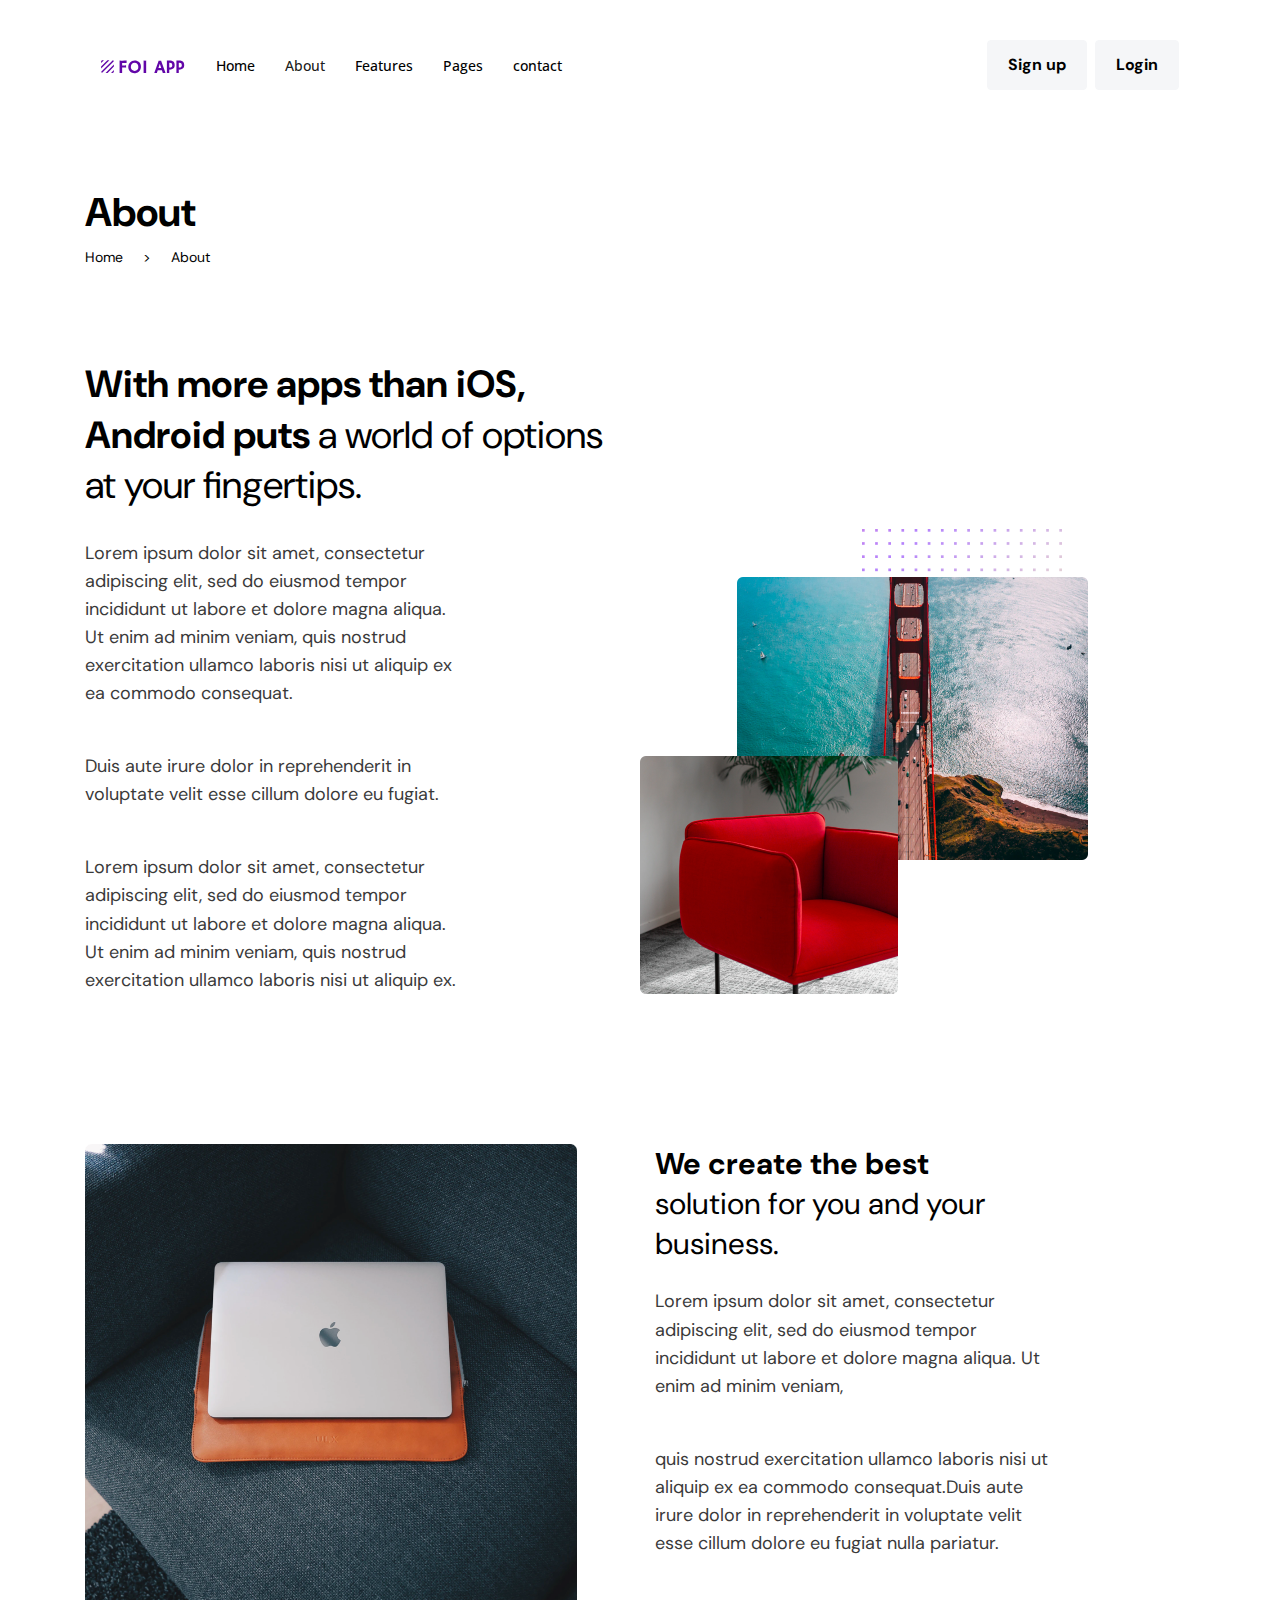
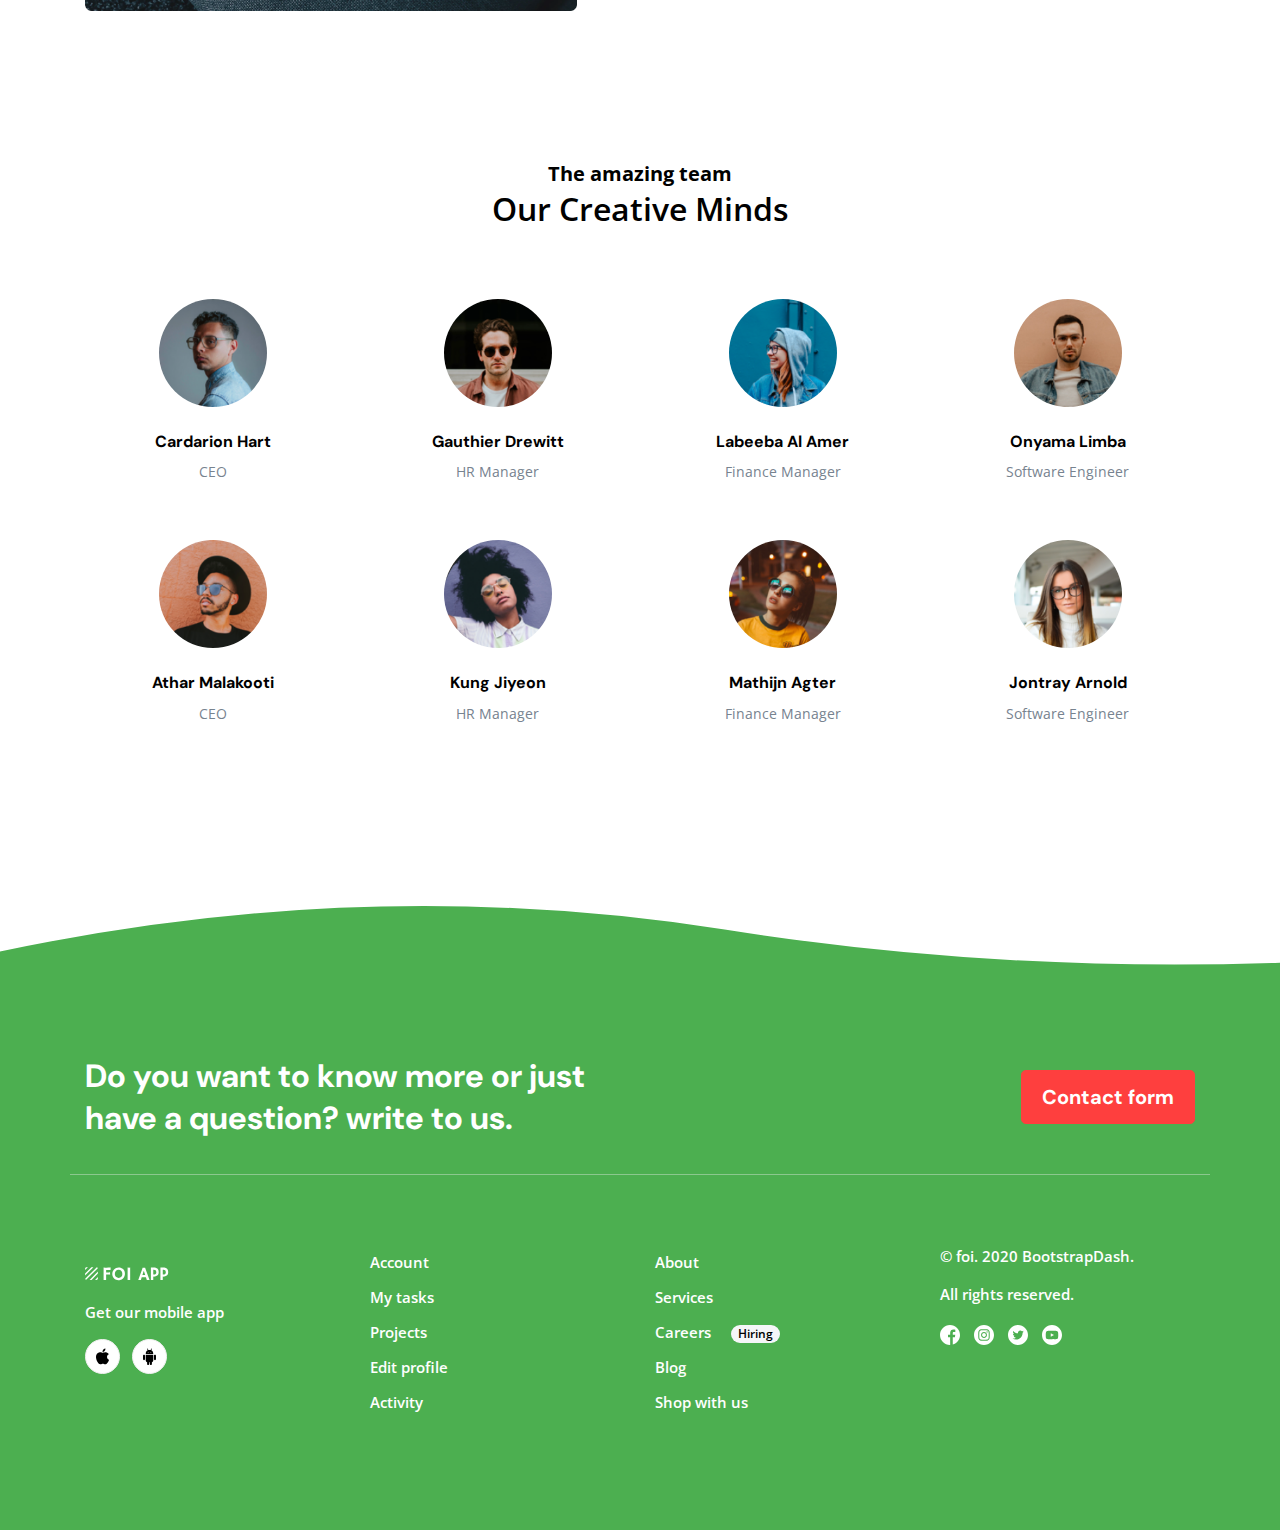
<file: about.html>
<!DOCTYPE html>
<html lang="en">

<head>
    <meta charset="UTF-8">
    <meta name="viewport" content="width=device-width, initial-scale=1.0">
    <meta http-equiv="X-UA-Compatible" content="ie=edge">
    <title>FOI App Landing Page</title>
    <link rel="stylesheet" href="assets/vendors/fontawesome-free/css/all.min.css">
    <link rel="stylesheet" href="assets/css/style.css">
</head>

<body>
    <header class="foi-header">
        <div class="container">
            <nav class="navbar navbar-expand-lg navbar-light foi-navbar">
                <a class="navbar-brand" href="index.html">
                    <img src="assets/images/logo.svg" alt="FOI">
                </a>
                <button class="navbar-toggler d-lg-none" type="button" data-toggle="collapse" data-target="#collapsibleNavId" aria-controls="collapsibleNavId" aria-expanded="false" aria-label="Toggle navigation">
                    <span class="navbar-toggler-icon"></span>
                </button>
                <div class="collapse navbar-collapse" id="collapsibleNavId">
                    <ul class="navbar-nav mr-auto mt-2 mt-lg-0">
                        <li class="nav-item">
                            <a class="nav-link" href="index.html">Home</a>
                        </li>
                        <li class="nav-item active">
                            <a class="nav-link" href="about.html">About <span class="sr-only">(current)</span></a>
                        </li>
                        <li class="nav-item">
                            <a class="nav-link" href="features.html">Features</a>
                        </li>
                        <li class="nav-item dropdown">
                            <a class="nav-link dropdown-toggle" href="#" id="pagesMenu" data-toggle="dropdown" aria-haspopup="true" aria-expanded="false">Pages</a>
                            <div class="dropdown-menu" aria-labelledby="pagesMenu">
                                <a class="dropdown-item" href="blog.html">Blog</a>
                                <a class="dropdown-item" href="login.html">Login</a>
                                <a class="dropdown-item" href="register.html">Register</a>
                                <a class="dropdown-item" href="faq.html">FAQ</a>
                                <a class="dropdown-item" href="404.html">404</a>
                                <a class="dropdown-item" href="careers.html">Careers</a>
                                <a class="dropdown-item" href="blog-single.html">Single blog</a>
                                <a class="dropdown-item" href="privacy-policy.html">Privacy policy</a>
                            </div>
                        </li>
                        <li class="nav-item">
                            <a class="nav-link" href="contact.html">contact</a>
                        </li>
                    </ul>
                    <ul class="navbar-nav mt-2 mt-lg-0">
                        <li class="nav-item mr-2 mb-3 mb-lg-0">
                            <a class="btn btn-secondary" href="register.html">Sign up</a>
                        </li>
                        <li class="nav-item">
                            <a class="btn btn-secondary" href="login.html">Login</a>
                        </li>
                    </ul>
                </div>
            </nav>
        </div>
    </header>

    <main class="page-about">
        <div class="container">
            <section class="page-header">
                <h1>About</h1>
                <nav aria-label="breadcrumb">
                    <ol class="breadcrumb foi-breadcrumb">
                        <li class="breadcrumb-item"><a href="index.html">Home</a></li>
                        <li class="breadcrumb-item active" aria-current="page">About</li>
                    </ol>
                </nav>
            </section>
            <section class="foi-page-section pt-0">
                <div class="row">
                    <div class="col-md-6 mb-4 mb-md-0 pr-lg-0">
                        <h2 class="about-section-one-title">
                            With more apps than iOS, Android puts <span class="font-weight-normal">a world of options at your fingertips.</span>
                        </h2>
                        <div class="about-section-one-content">
                            <p>Lorem ipsum dolor sit amet, consectetur adipiscing elit, sed do eiusmod tempor incididunt ut labore et dolore magna aliqua. Ut enim ad minim veniam, quis nostrud exercitation ullamco laboris nisi ut aliquip ex ea commodo consequat.</p>

                            <p>Duis aute irure dolor in reprehenderit in voluptate velit esse cillum dolore eu fugiat.</p>
                            
                            <p class="mb-0">Lorem ipsum dolor sit amet, consectetur adipiscing elit, sed do eiusmod tempor incididunt ut labore et dolore magna aliqua. Ut enim ad minim veniam, quis nostrud exercitation ullamco laboris nisi ut aliquip ex.</p>
                        </div>
                    </div>
                    <div class="col-md-6 pl-lg-0 d-flex align-items-center align-items-lg-end">
                        <img src="assets/images/about_img_1.png" alt="about" class="img-fluid" width="448px">
                    </div>
                </div>
            </section>
            <section class="foi-page-section">
                <div class="row">
                    <div class="col-md-6 mb-5 mb-md-0">
                        <img src="assets/images/about_img_2.png" alt="about 2" class="w-100 img-fluid pr-md-5" width="437px">
                    </div>
                    <div class="col-md-6">
                        <h2 class="about-section-two-title">We create the best <span class="font-weight-normal">solution for you and your business.</span></h2>
                        <div class="about-section-two-content">
                            <p>Lorem ipsum dolor sit amet, consectetur adipiscing elit, sed do eiusmod tempor incididunt ut labore et dolore magna aliqua. Ut enim ad minim veniam, </p>
                            <p>quis nostrud exercitation ullamco laboris nisi ut aliquip ex ea commodo consequat.Duis aute irure dolor in reprehenderit in voluptate velit esse cillum dolore eu fugiat nulla pariatur. </p>
                        </div>
                    </div>
                </div>
            </section>
            <section class="foi-page-section mb-5">
                <h5 class="text-center font-os mb-0">The amazing team</h5>
                <h2 class="team-section-title">Our Creative Minds</h2>
                <div class="row">
                    <div class="col-md-3 mb-5">
                        <div class="team-member-card">
                            <img src="assets/images/user/user_1.png" alt="Cardarion Hart" class="team-member-avatar">
                            <h6 class="mb-0">Cardarion Hart</h6>
                            <p class="team-member-designation">CEO</p>
                        </div>
                    </div>
                    <div class="col-md-3 mb-5">
                        <div class="team-member-card">
                            <img src="assets/images/user/user_2.png" alt="Gauthier Drewitt" class="team-member-avatar">
                            <h6 class="mb-0">Gauthier Drewitt</h6>
                            <p class="team-member-designation">HR Manager</p>
                        </div>
                    </div>
                    <div class="col-md-3 mb-5">
                        <div class="team-member-card">
                            <img src="assets/images/user/user_3.png" alt="Labeeba Al Amer" class="team-member-avatar">
                            <h6 class="mb-0">Labeeba Al Amer</h6>
                            <p class="team-member-designation">Finance Manager</p>
                        </div>
                    </div>
                    <div class="col-md-3 mb-5">
                        <div class="team-member-card">
                            <img src="assets/images/user/user_4.png" alt="Onyama Limba" class="team-member-avatar">
                            <h6 class="mb-0">Onyama Limba</h6>
                            <p class="team-member-designation">Software Engineer</p>
                        </div>
                    </div>
                    <div class="col-md-3 mb-5">
                        <div class="team-member-card">
                            <img src="assets/images/user/user_5.png" alt="Athar Malakooti" class="team-member-avatar">
                            <h6 class="mb-0">Athar Malakooti</h6>
                            <p class="team-member-designation">CEO</p>
                        </div>
                    </div>
                    <div class="col-md-3 mb-5">
                        <div class="team-member-card">
                            <img src="assets/images/user/user_6.png" alt="Kung Jiyeon" class="team-member-avatar">
                            <h6 class="mb-0">Kung Jiyeon</h6>
                            <p class="team-member-designation">HR Manager</p>
                        </div>
                    </div>
                    <div class="col-md-3 mb-5">
                        <div class="team-member-card">
                            <img src="assets/images/user/user_7.png" alt="Mathijn Agter" class="team-member-avatar">
                            <h6 class="mb-0">Mathijn Agter</h6>
                            <p class="team-member-designation">Finance Manager</p>
                        </div>
                    </div>
                    <div class="col-md-3 mb-5">
                        <div class="team-member-card">
                            <img src="assets/images/user/user_8.png" alt="Jontray Arnold" class="team-member-avatar">
                            <h6 class="mb-0">Jontray Arnold</h6>
                            <p class="team-member-designation">Software Engineer</p>
                        </div>
                    </div>
                </div>
            </section>
        </div>
    </main>

    <footer class="foi-footer text-white">
        <div class="container">
            <div class="row footer-content">
                <div class="col-xl-6 col-lg-7 col-md-8">
                    <h2 class="mb-0">Do you want to know more or just have a question? write to us.</h2>
                </div>
                <div class="col-md-4 col-lg-5 col-xl-6 py-3 py-md-0 d-md-flex align-items-center justify-content-end">
                    <a href="contact.html" class="btn btn-danger btn-lg">Contact form</a>
                </div>
            </div>
            <div class="row footer-widget-area">
                <div class="col-md-3">
                    <div class="py-3">
                        <img src="assets/images/logo-white.svg" alt="FOI">
                    </div>
                    <p class="font-os font-weight-semibold mb3">Get our mobile app</p>
                    <div>
                        <button class="btn btn-app-download mr-2"><img src="assets/images/ios.svg" alt="App store"></button>
                        <button class="btn btn-app-download"><img src="assets/images/android.svg" alt="play store"></button>
                    </div>
                </div>
                <div class="col-md-3 mt-3 mt-md-0">
                    <nav>
                        <ul class="nav flex-column">
                            <li class="nav-item">
                                <a href="#!" class="nav-link">Account</a>
                            </li>
                            <li class="nav-item">
                                <a href="#!" class="nav-link">My tasks</a>
                            </li>
                            <li class="nav-item">
                                <a href="#!" class="nav-link">Projects</a>
                            </li>
                            <li class="nav-item">
                                <a href="#!" class="nav-link">Edit profile</a>
                            </li>
                            <li class="nav-item">
                                <a href="#!" class="nav-link">Activity</a>
                            </li>
                        </ul>
                    </nav>
                </div>
                <div class="col-md-3 mt-3 mt-md-0">
                    <nav>
                        <ul class="nav flex-column">
                            <li class="nav-item">
                                <a href="#!" class="nav-link">About</a>
                            </li>
                            <li class="nav-item">
                                <a href="#!" class="nav-link">Services</a>
                            </li>
                            <li class="nav-item">
                                <a href="#!" class="nav-link">Careers <span class="badge badge-pill badge-secondary ml-3">Hiring</span></a>
                            </li>
                            <li class="nav-item">
                                <a href="#!" class="nav-link">Blog</a>
                            </li>
                            <li class="nav-item">
                                <a href="#!" class="nav-link">Shop with us</a>
                            </li>
                        </ul>
                    </nav>
                </div>
                <div class="col-md-3 mt-3 mt-md-0">
                    <p>
                        &copy; foi. 2020 <a href="https://www.bootstrapdash.com" target="_blank" rel="noopener noreferrer" class="text-reset">BootstrapDash</a>.
                    </p>
                    <p>All rights reserved.</p>
                    <nav class="social-menu">
                        <a href="#!"><img src="assets/images/facebook.svg" alt="facebook"></a>
                        <a href="#!"><img src="assets/images/instagram.svg" alt="instagram"></a>
                        <a href="#!"><img src="assets/images/twitter.svg" alt="twitter"></a>
                        <a href="#!"><img src="assets/images/youtube.svg" alt="youtube"></a>
                    </nav>
                </div>
            </div>
        </div>
    </footer>
    <script src="assets/vendors/jquery/jquery.min.js"></script>
    <script src="assets/vendors/popper.js/popper.min.js"></script>
    <script src="assets/vendors/bootstrap/dist/js/bootstrap.min.js"></script>
</body>

</html>
</file>
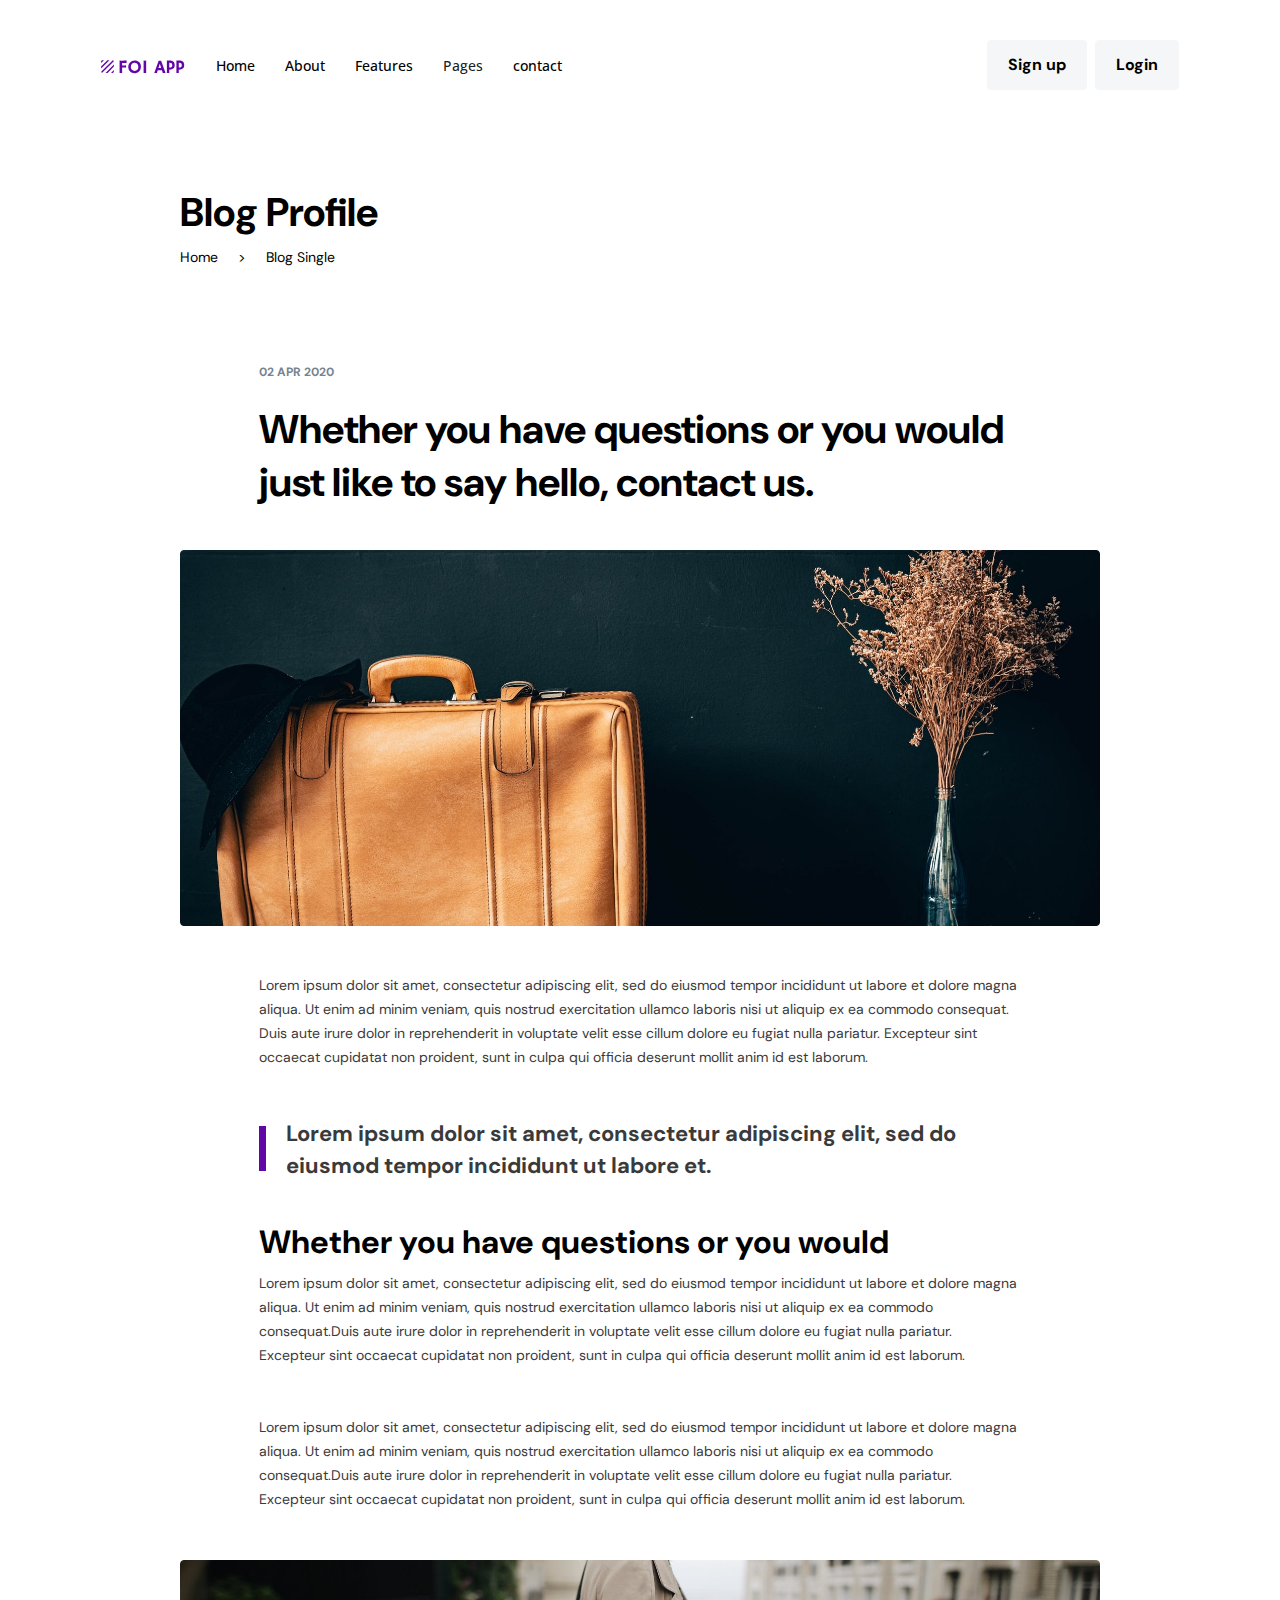
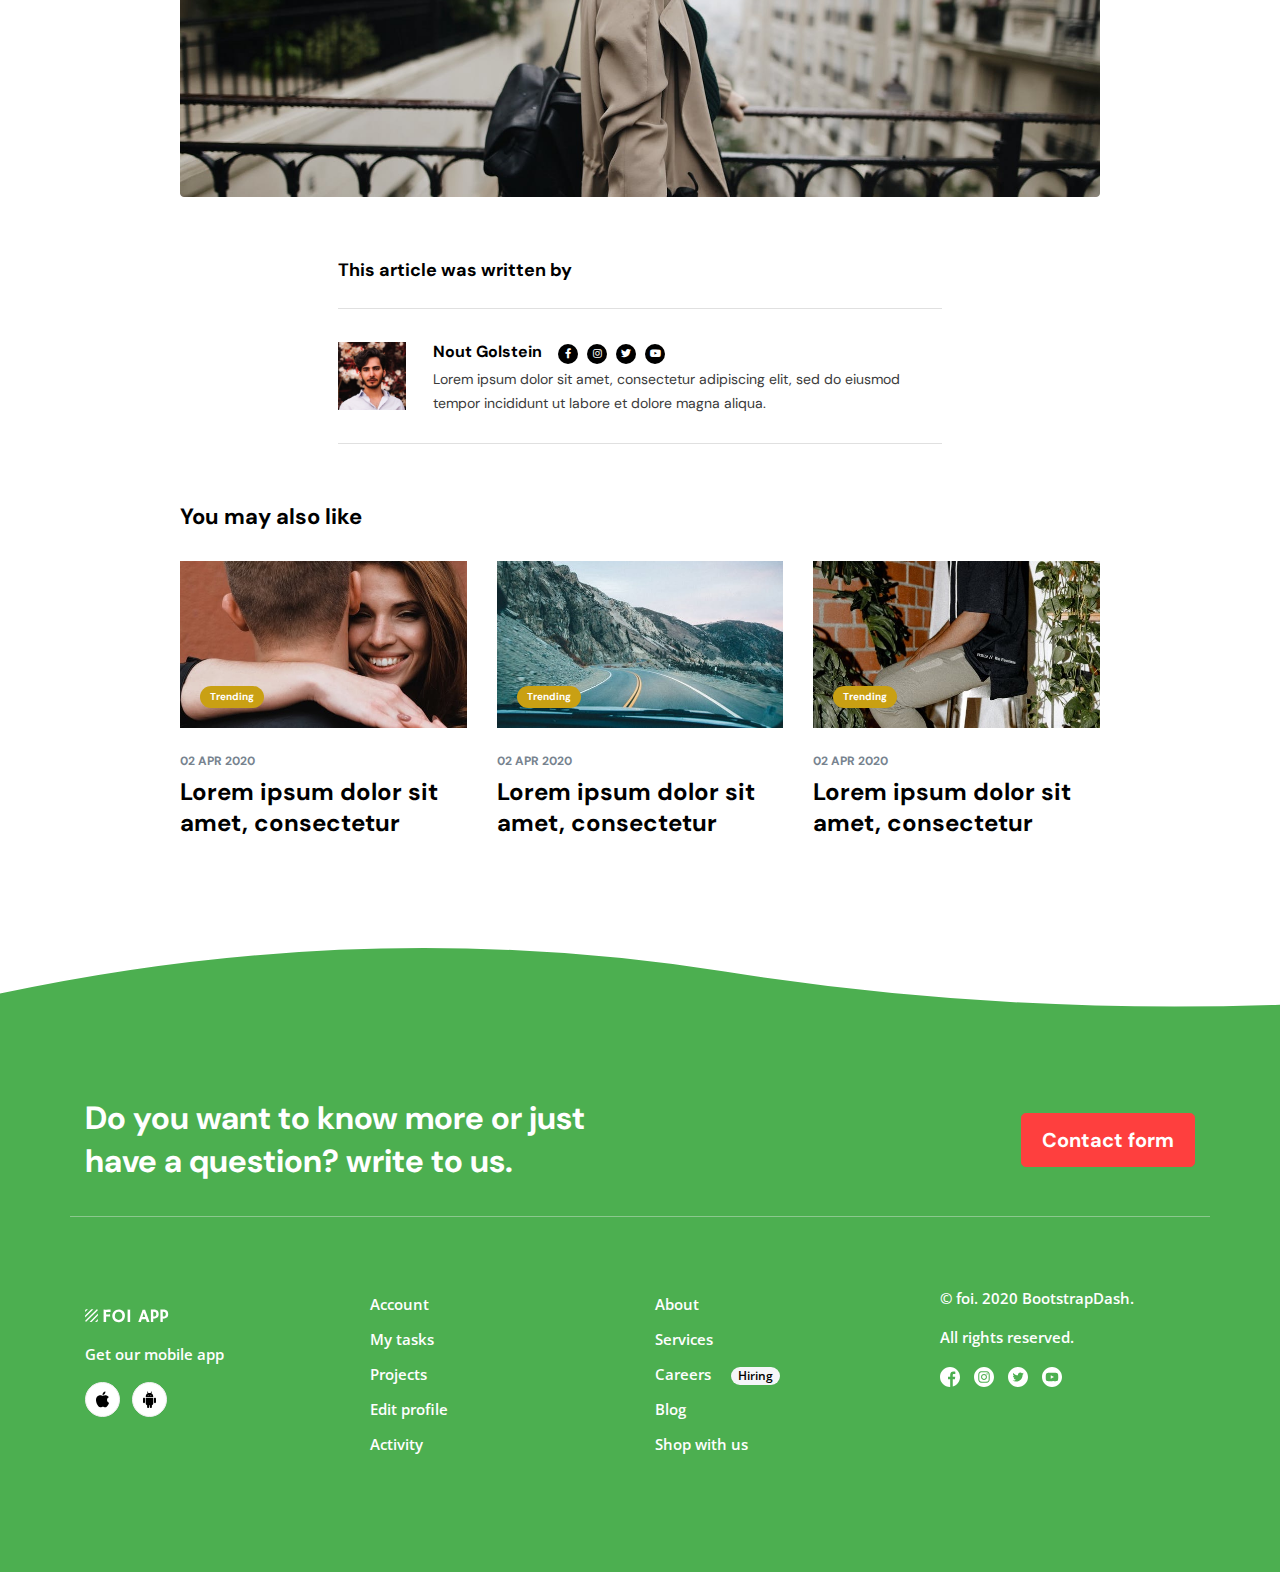
<file: blog-single.html>
<!DOCTYPE html>
<html lang="en">

<head>
    <meta charset="UTF-8">
    <meta name="viewport" content="width=device-width, initial-scale=1.0">
    <meta http-equiv="X-UA-Compatible" content="ie=edge">
    <title>FOI App Landing Page</title>
    <link rel="stylesheet" href="assets/vendors/fontawesome-free/css/all.min.css">
    <link rel="stylesheet" href="assets/css/style.css">
</head>

<body>
    <header class="foi-header">
        <div class="container">
            <nav class="navbar navbar-expand-lg navbar-light foi-navbar">
                <a class="navbar-brand" href="index.html">
                    <img src="assets/images/logo.svg" alt="FOI">
                </a>
                <button class="navbar-toggler d-lg-none" type="button" data-toggle="collapse"
                    data-target="#collapsibleNavId" aria-controls="collapsibleNavId" aria-expanded="false"
                    aria-label="Toggle navigation">
                    <span class="navbar-toggler-icon"></span>
                </button>
                <div class="collapse navbar-collapse" id="collapsibleNavId">
                    <ul class="navbar-nav mr-auto mt-2 mt-lg-0">
                        <li class="nav-item">
                            <a class="nav-link" href="index.html">Home</a>
                        </li>
                        <li class="nav-item">
                            <a class="nav-link" href="about.html">About</a>
                        </li>
                        <li class="nav-item">
                            <a class="nav-link" href="features.html">Features</a>
                        </li>
                        <li class="nav-item active dropdown">
                            <a class="nav-link dropdown-toggle" href="#" id="pagesMenu" data-toggle="dropdown"
                                aria-haspopup="true" aria-expanded="false">Pages</a>
                            <div class="dropdown-menu" aria-labelledby="pagesMenu">
                                <a class="dropdown-item" href="blog.html">Blog </a>
                                <a class="dropdown-item" href="login.html">Login</a>
                                <a class="dropdown-item" href="register.html">Register</a>
                                <a class="dropdown-item" href="faq.html">FAQ</a>
                                <a class="dropdown-item" href="404.html">404</a>
                                <a class="dropdown-item" href="careers.html">Careers</a>
                                <a class="dropdown-item" href="blog-single.html">Single blog <span class="sr-only">(current)</span></a>
                                <a class="dropdown-item" href="privacy-policy.html">Privacy policy</a>
                            </div>
                        </li>
                        <li class="nav-item">
                            <a class="nav-link" href="contact.html">contact</a>
                        </li>
                    </ul>
                    <ul class="navbar-nav mt-2 mt-lg-0">
                        <li class="nav-item mr-2 mb-3 mb-lg-0">
                            <a class="btn btn-secondary" href="register.html">Sign up</a>
                        </li>
                        <li class="nav-item">
                            <a class="btn btn-secondary" href="login.html">Login</a>
                        </li>
                    </ul>
                </div>
            </nav>
        </div>
    </header>

    <main class="page-blog-post">
        <div class="container">
            <div class="row">
                <div class="col-lg-10 offset-lg-1">
                    <section class="page-header">
                        <h1>Blog Profile</h1>
                        <nav aria-label="breadcrumb">
                            <ol class="breadcrumb foi-breadcrumb">
                                <li class="breadcrumb-item"><a href="index.html">Home</a></li>
                                <li class="breadcrumb-item active" aria-current="page">Blog Single</li>
                            </ol>
                        </nav>
                    </section>
                    <section class="blog-post-header">
                        <div class="row">
                            <div class="col-lg-10 offset-lg-1">
                                <p class="blog-post-date">02 APR 2020</p>
                                <h1 class="blog-post-title">Whether you have questions or you would just like to say
                                    hello, contact us.</h1>
                            </div>
                        </div>
                    </section>
                    <section class="blog-post-content">
                        <div class="row">
                            <div class="col-12 mb-5">
                                <img src="assets/images/blog_details_5.jpg" alt="blog details" class="img-fluid">
                            </div>
                        </div>
                        <div class="row">
                            <div class="col-lg-10 offset-lg-1">
                                <p class="mb-5">Lorem ipsum dolor sit amet, consectetur adipiscing elit, sed do eiusmod
                                    tempor incididunt ut labore et dolore magna aliqua. Ut enim ad minim veniam, quis
                                    nostrud exercitation ullamco laboris nisi ut aliquip ex ea commodo consequat. Duis
                                    aute irure dolor in reprehenderit in voluptate velit esse cillum dolore eu fugiat
                                    nulla pariatur. Excepteur sint occaecat cupidatat non proident, sunt in culpa qui
                                    officia deserunt mollit anim id est laborum.</p>
                                <blockquote>
                                    <p>Lorem ipsum dolor sit amet, consectetur adipiscing elit, sed do eiusmod tempor
                                        incididunt ut labore et.</p>
                                </blockquote>
                                <h2>Whether you have questions or you would</h2>
                                <p class="mb-5">Lorem ipsum dolor sit amet, consectetur adipiscing elit, sed do eiusmod
                                    tempor incididunt ut labore et dolore magna aliqua. Ut enim ad minim veniam, quis
                                    nostrud exercitation ullamco laboris nisi ut aliquip ex ea commodo consequat.Duis
                                    aute irure dolor in reprehenderit in voluptate velit esse cillum dolore eu fugiat
                                    nulla pariatur. Excepteur sint occaecat cupidatat non proident, sunt in culpa qui
                                    officia deserunt mollit anim id est laborum.</p>
                                <p class="mb-5">Lorem ipsum dolor sit amet, consectetur adipiscing elit, sed do eiusmod
                                    tempor incididunt ut labore et dolore magna aliqua. Ut enim ad minim veniam, quis
                                    nostrud exercitation ullamco laboris nisi ut aliquip ex ea commodo consequat.Duis
                                    aute irure dolor in reprehenderit in voluptate velit esse cillum dolore eu fugiat
                                    nulla pariatur. Excepteur sint occaecat cupidatat non proident, sunt in culpa qui
                                    officia deserunt mollit anim id est laborum.</p>
                            </div>
                        </div>
                        <div class="row">
                            <div class="col-12 mb-5">
                                <img src="assets/images/blog_details_4.jpg" alt="blog details" class="img-fluid">
                            </div>
                        </div>
                    </section>
                    <section class="blog-post-author-info-section">
                        <div class="row">
                            <div class="col-lg-8 offset-lg-2">
                                <h5 class="blog-post-author-info-section-title">This article was written by</h5>
                                <div class="blog-post-author-info media">
                                    <img src="assets/images/avatar/avatar_6.jpg" alt="avatar"
                                        class="align-self-sm-center blog-post-author-avatar">
                                    <div class="media-body">
                                        <div class="d-flex flex-wrap align-items-center">
                                            <h6 class="mr-3 mb-0">Nout Golstein</h6>
                                            <nav class="author-social-links">
                                                <a href="#!"><i class="fab fa-facebook-f"></i></a>
                                                <a href="#!"><i class="fab fa-instagram"></i></a>
                                                <a href="#!"><i class="fab fa-twitter"></i></a>
                                                <a href="#!"><i class="fab fa-youtube"></i></a>
                                            </nav>
                                        </div>
                                        <p class="author-description">Lorem ipsum dolor sit amet, consectetur adipiscing
                                            elit, sed do eiusmod tempor incididunt ut labore et dolore magna aliqua.</p>
                                    </div>
                                </div>
                            </div>
                        </div>
                    </section>
                    <section class="related-posts-section">
                        <h4 class="related-posts-section-title">You may also like</h4>
                        <div class="row">
                            <div class="col-md-4 related-post">
                                <div class="related-post-thumbnail-wrapper">
                                    <img src="assets/images/blog_details_3.jpg" alt="related post">
                                    <span class="blog-post-badge">Trending</span>
                                </div>
                                <p class="post-published-date">02 APR 2020</p>
                                <h4 class="post-tite">Lorem ipsum dolor sit amet, consectetur</h4>
                            </div>
                            <div class="col-md-4 related-post">
                                <div class="related-post-thumbnail-wrapper">
                                    <img src="assets/images/blog_details_2.jpg" alt="related post">
                                    <span class="blog-post-badge">Trending</span>
                                </div>
                                <p class="post-published-date">02 APR 2020</p>
                                <h4 class="post-tite">Lorem ipsum dolor sit amet, consectetur</h4>
                            </div>
                            <div class="col-md-4 related-post">
                                <div class="related-post-thumbnail-wrapper">
                                    <img src="assets/images/blog_details_1.jpg" alt="related post">
                                    <span class="blog-post-badge">Trending</span>
                                </div>
                                <p class="post-published-date">02 APR 2020</p>
                                <h4 class="post-tite">Lorem ipsum dolor sit amet, consectetur</h4>
                            </div>
                        </div>
                    </section>
                </div>
            </div>
        </div>
    </main>

    <footer class="foi-footer text-white">
        <div class="container">
            <div class="row footer-content">
                <div class="col-xl-6 col-lg-7 col-md-8">
                    <h2 class="mb-0">Do you want to know more or just have a question? write to us.</h2>
                </div>
                <div class="col-md-4 col-lg-5 col-xl-6 py-3 py-md-0 d-md-flex align-items-center justify-content-end">
                    <a href="contact.html" class="btn btn-danger btn-lg">Contact form</a>
                </div>
            </div>
            <div class="row footer-widget-area">
                <div class="col-md-3">
                    <div class="py-3">
                        <img src="assets/images/logo-white.svg" alt="FOI">
                    </div>
                    <p class="font-os font-weight-semibold mb3">Get our mobile app</p>
                    <div>
                        <button class="btn btn-app-download mr-2"><img src="assets/images/ios.svg"
                                alt="App store"></button>
                        <button class="btn btn-app-download"><img src="assets/images/android.svg"
                                alt="play store"></button>
                    </div>
                </div>
                <div class="col-md-3 mt-3 mt-md-0">
                    <nav>
                        <ul class="nav flex-column">
                            <li class="nav-item">
                                <a href="#!" class="nav-link">Account</a>
                            </li>
                            <li class="nav-item">
                                <a href="#!" class="nav-link">My tasks</a>
                            </li>
                            <li class="nav-item">
                                <a href="#!" class="nav-link">Projects</a>
                            </li>
                            <li class="nav-item">
                                <a href="#!" class="nav-link">Edit profile</a>
                            </li>
                            <li class="nav-item">
                                <a href="#!" class="nav-link">Activity</a>
                            </li>
                        </ul>
                    </nav>
                </div>
                <div class="col-md-3 mt-3 mt-md-0">
                    <nav>
                        <ul class="nav flex-column">
                            <li class="nav-item">
                                <a href="#!" class="nav-link">About</a>
                            </li>
                            <li class="nav-item">
                                <a href="#!" class="nav-link">Services</a>
                            </li>
                            <li class="nav-item">
                                <a href="#!" class="nav-link">Careers <span
                                        class="badge badge-pill badge-secondary ml-3">Hiring</span></a>
                            </li>
                            <li class="nav-item">
                                <a href="#!" class="nav-link">Blog</a>
                            </li>
                            <li class="nav-item">
                                <a href="#!" class="nav-link">Shop with us</a>
                            </li>
                        </ul>
                    </nav>
                </div>
                <div class="col-md-3 mt-3 mt-md-0">
                    <p>
                        &copy; foi. 2020 <a href="https://www.bootstrapdash.com" target="_blank" rel="noopener noreferrer" class="text-reset">BootstrapDash</a>.
                    </p>
                    <p>All rights reserved.</p>
                    <nav class="social-menu">
                        <a href="#!"><img src="assets/images/facebook.svg" alt="facebook"></a>
                        <a href="#!"><img src="assets/images/instagram.svg" alt="instagram"></a>
                        <a href="#!"><img src="assets/images/twitter.svg" alt="twitter"></a>
                        <a href="#!"><img src="assets/images/youtube.svg" alt="youtube"></a>
                    </nav>
                </div>
            </div>
        </div>
    </footer>
    <script src="assets/vendors/jquery/jquery.min.js"></script>
    <script src="assets/vendors/popper.js/popper.min.js"></script>
    <script src="assets/vendors/bootstrap/dist/js/bootstrap.min.js"></script>
</body>

</html>
</file>
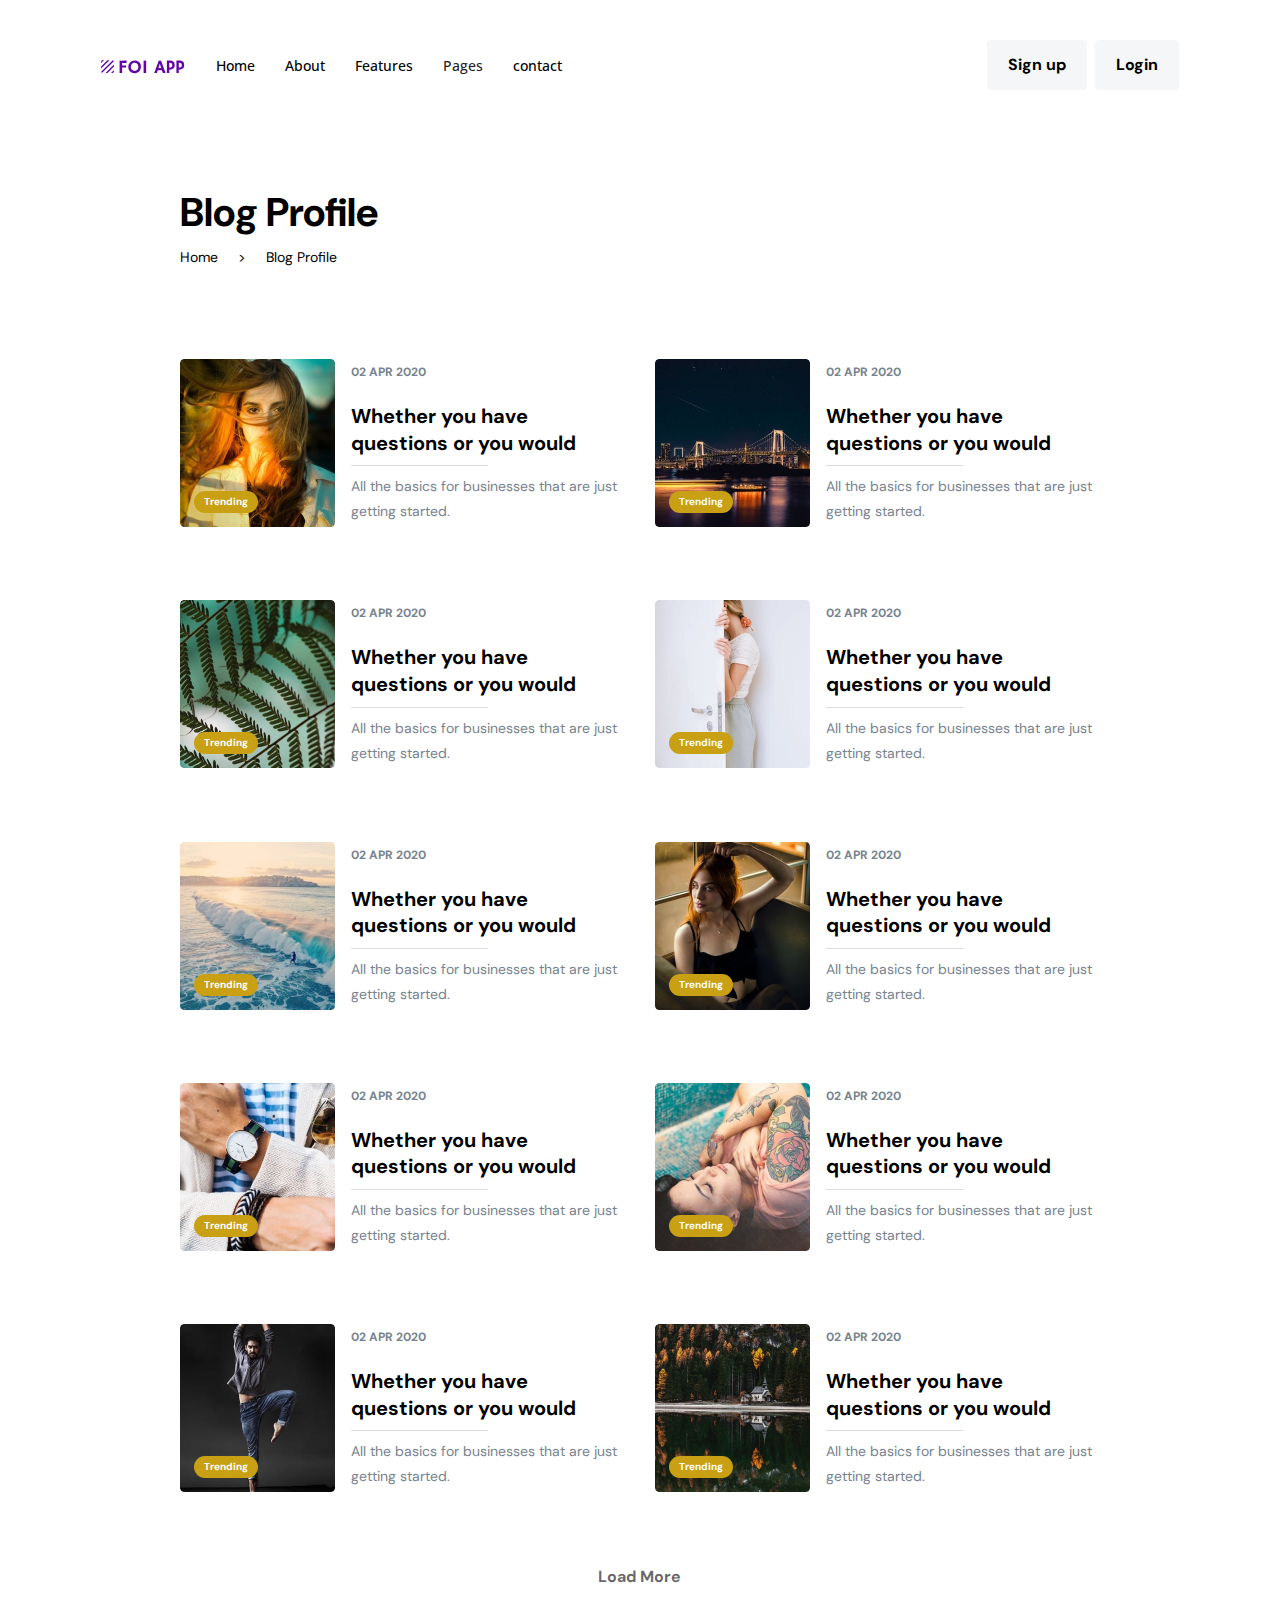
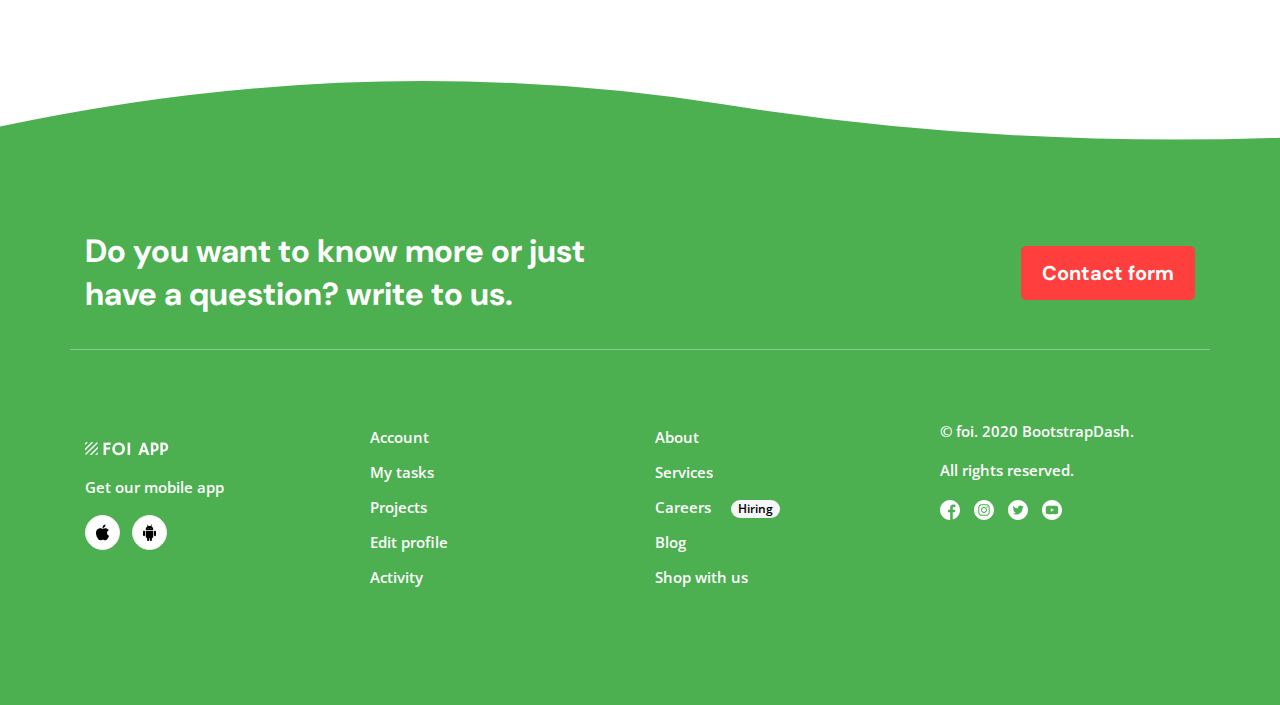
<file: blog.html>
<!DOCTYPE html>
<html lang="en">

<head>
    <meta charset="UTF-8">
    <meta name="viewport" content="width=device-width, initial-scale=1.0">
    <meta http-equiv="X-UA-Compatible" content="ie=edge">
    <title>FOI App Landing Page</title>
    <link rel="stylesheet" href="assets/vendors/fontawesome-free/css/all.min.css">
    <link rel="stylesheet" href="assets/css/style.css">
</head>

<body>
    <header class="foi-header">
        <div class="container">
            <nav class="navbar navbar-expand-lg navbar-light foi-navbar">
                <a class="navbar-brand" href="index.html">
                    <img src="assets/images/logo.svg" alt="FOI">
                </a>
                <button class="navbar-toggler d-lg-none" type="button" data-toggle="collapse" data-target="#collapsibleNavId" aria-controls="collapsibleNavId" aria-expanded="false" aria-label="Toggle navigation">
                    <span class="navbar-toggler-icon"></span>
                </button>
                <div class="collapse navbar-collapse" id="collapsibleNavId">
                    <ul class="navbar-nav mr-auto mt-2 mt-lg-0">
                        <li class="nav-item">
                            <a class="nav-link" href="index.html">Home</a>
                        </li>
                        <li class="nav-item">
                            <a class="nav-link" href="about.html">About</a>
                        </li>
                        <li class="nav-item">
                            <a class="nav-link" href="features.html">Features</a>
                        </li>
                        <li class="nav-item active dropdown">
                            <a class="nav-link dropdown-toggle" href="#" id="pagesMenu" data-toggle="dropdown" aria-haspopup="true" aria-expanded="false">Pages</a>
                            <div class="dropdown-menu" aria-labelledby="pagesMenu">
                                <a class="dropdown-item" href="blog.html">Blog <span class="sr-only">(current)</span></a>
                                <a class="dropdown-item" href="login.html">Login</a>
                                <a class="dropdown-item" href="register.html">Register</a>
                                <a class="dropdown-item" href="faq.html">FAQ</a>
                                <a class="dropdown-item" href="404.html">404</a>
                                <a class="dropdown-item" href="careers.html">Careers</a>
                                <a class="dropdown-item" href="blog-single.html">Single blog</a>
                                <a class="dropdown-item" href="privacy-policy.html">Privacy policy</a>
                            </div>
                        </li>
                        <li class="nav-item">
                            <a class="nav-link" href="contact.html">contact</a>
                        </li>
                    </ul>
                    <ul class="navbar-nav mt-2 mt-lg-0">
                        <li class="nav-item mr-2 mb-3 mb-lg-0">
                            <a class="btn btn-secondary" href="register.html">Sign up</a>
                        </li>
                        <li class="nav-item">
                            <a class="btn btn-secondary" href="login.html">Login</a>
                        </li>
                    </ul>
                </div>
            </nav>
        </div>
    </header>

    <main class="page-blog">
        <div class="container">
            <div class="row">
                <div class="col-lg-10 offset-lg-1">
                    <section class="page-header">
                        <h1>Blog Profile</h1>
                        <nav aria-label="breadcrumb">
                            <ol class="breadcrumb foi-breadcrumb">
                                <li class="breadcrumb-item"><a href="index.html">Home</a></li>
                                <li class="breadcrumb-item active" aria-current="page">Blog Profile</li>
                            </ol>
                        </nav>
                    </section>
                    <section class="foi-page-section pt-0">
                        <div class="row">
                            <div class="col-md-6">
                                <article class="blog-post media">
                                    <div class="blog-post-thumbnail-wrapper">
                                        <img src="assets/images/blog_10.jpg" alt="blog" width="155px" class="blog-post-thumbnail mr-md-3">
                                        <span class="blog-post-badge">Trending</span>
                                    </div>
                                    <div class="media-body">
                                        <p class="blog-post-date">02 APR 2020</p>
                                        <h5 class="blog-post-title">Whether you have questions or you would</h5>
                                        <p class="blog-post-excerpt">All the basics for businesses that are just getting started.</p>
                                    </div>
                                </article>
                            </div>
                            <div class="col-md-6">
                                <article class="blog-post media">
                                    <div class="blog-post-thumbnail-wrapper">
                                        <img src="assets/images/blog_9.jpg" alt="blog" width="155px" class="blog-post-thumbnail mr-md-3">
                                        <span class="blog-post-badge">Trending</span>
                                    </div>
                                    <div class="media-body">
                                        <p class="blog-post-date">02 APR 2020</p>
                                        <h5 class="blog-post-title">Whether you have questions or you would</h5>
                                        <p class="blog-post-excerpt">All the basics for businesses that are just getting started.</p>
                                    </div>
                                </article>
                            </div>
                            <div class="col-md-6">
                                <article class="blog-post media">
                                    <div class="blog-post-thumbnail-wrapper">
                                        <img src="assets/images/blog_8.jpg" alt="blog" width="155px" class="blog-post-thumbnail mr-md-3">
                                        <span class="blog-post-badge">Trending</span>
                                    </div>
                                    <div class="media-body">
                                        <p class="blog-post-date">02 APR 2020</p>
                                        <h5 class="blog-post-title">Whether you have questions or you would</h5>
                                        <p class="blog-post-excerpt">All the basics for businesses that are just getting started.</p>
                                    </div>
                                </article>
                            </div>
                            <div class="col-md-6">
                                <article class="blog-post media">
                                    <div class="blog-post-thumbnail-wrapper">
                                        <img src="assets/images/blog_7.jpg" alt="blog" width="155px" class="blog-post-thumbnail mr-md-3">
                                        <span class="blog-post-badge">Trending</span>
                                    </div>
                                    <div class="media-body">
                                        <p class="blog-post-date">02 APR 2020</p>
                                        <h5 class="blog-post-title">Whether you have questions or you would</h5>
                                        <p class="blog-post-excerpt">All the basics for businesses that are just getting started.</p>
                                    </div>
                                </article>
                            </div>
                            <div class="col-md-6">
                                <article class="blog-post media">
                                    <div class="blog-post-thumbnail-wrapper">
                                        <img src="assets/images/blog_6.jpg" alt="blog" width="155px" class="blog-post-thumbnail mr-md-3">
                                        <span class="blog-post-badge">Trending</span>
                                    </div>
                                    <div class="media-body">
                                        <p class="blog-post-date">02 APR 2020</p>
                                        <h5 class="blog-post-title">Whether you have questions or you would</h5>
                                        <p class="blog-post-excerpt">All the basics for businesses that are just getting started.</p>
                                    </div>
                                </article>
                            </div>
                            <div class="col-md-6">
                                <article class="blog-post media">
                                    <div class="blog-post-thumbnail-wrapper">
                                        <img src="assets/images/blog_5.jpg" alt="blog" width="155px" class="blog-post-thumbnail mr-md-3">
                                        <span class="blog-post-badge">Trending</span>
                                    </div>
                                    <div class="media-body">
                                        <p class="blog-post-date">02 APR 2020</p>
                                        <h5 class="blog-post-title">Whether you have questions or you would</h5>
                                        <p class="blog-post-excerpt">All the basics for businesses that are just getting started.</p>
                                    </div>
                                </article>
                            </div>
                            <div class="col-md-6">
                                <article class="blog-post media">
                                    <div class="blog-post-thumbnail-wrapper">
                                        <img src="assets/images/blog_4.jpg" alt="blog" width="155px" class="blog-post-thumbnail mr-md-3">
                                        <span class="blog-post-badge">Trending</span>
                                    </div>
                                    <div class="media-body">
                                        <p class="blog-post-date">02 APR 2020</p>
                                        <h5 class="blog-post-title">Whether you have questions or you would</h5>
                                        <p class="blog-post-excerpt">All the basics for businesses that are just getting started.</p>
                                    </div>
                                </article>
                            </div>
                            <div class="col-md-6">
                                <article class="blog-post media">
                                    <div class="blog-post-thumbnail-wrapper">
                                        <img src="assets/images/blog_3.jpg" alt="blog" width="155px" class="blog-post-thumbnail mr-md-3">
                                        <span class="blog-post-badge">Trending</span>
                                    </div>
                                    <div class="media-body">
                                        <p class="blog-post-date">02 APR 2020</p>
                                        <h5 class="blog-post-title">Whether you have questions or you would</h5>
                                        <p class="blog-post-excerpt">All the basics for businesses that are just getting started.</p>
                                    </div>
                                </article>
                            </div>
                            <div class="col-md-6">
                                <article class="blog-post media">
                                    <div class="blog-post-thumbnail-wrapper">
                                        <img src="assets/images/blog_2.jpg" alt="blog" width="155px" class="blog-post-thumbnail mr-md-3">
                                        <span class="blog-post-badge">Trending</span>
                                    </div>
                                    <div class="media-body">
                                        <p class="blog-post-date">02 APR 2020</p>
                                        <h5 class="blog-post-title">Whether you have questions or you would</h5>
                                        <p class="blog-post-excerpt">All the basics for businesses that are just getting started.</p>
                                    </div>
                                </article>
                            </div>
                            <div class="col-md-6">
                                <article class="blog-post media">
                                    <div class="blog-post-thumbnail-wrapper">
                                        <img src="assets/images/blog_1.jpg" alt="blog" width="155px" class="blog-post-thumbnail mr-md-3">
                                        <span class="blog-post-badge">Trending</span>
                                    </div>
                                    <div class="media-body">
                                        <p class="blog-post-date">02 APR 2020</p>
                                        <h5 class="blog-post-title">Whether you have questions or you would</h5>
                                        <p class="blog-post-excerpt">All the basics for businesses that are just getting started.</p>
                                    </div>
                                </article>
                            </div>
                        </div>
                        <div class="row">
                            <div class="col-12">
                                <p class="text-center">
                                    <a href="#!" class="load-more-link">Load More</a>
                                </p>
                            </div>
                        </div>
                    </section>
                </div>
            </div>
        </div>
    </main>

    <footer class="foi-footer text-white">
        <div class="container">
            <div class="row footer-content">
                <div class="col-xl-6 col-lg-7 col-md-8">
                    <h2 class="mb-0">Do you want to know more or just have a question? write to us.</h2>
                </div>
                <div class="col-md-4 col-lg-5 col-xl-6 py-3 py-md-0 d-md-flex align-items-center justify-content-end">
                    <a href="contact.html" class="btn btn-danger btn-lg">Contact form</a>
                </div>
            </div>
            <div class="row footer-widget-area">
                <div class="col-md-3">
                    <div class="py-3">
                        <img src="assets/images/logo-white.svg" alt="FOI">
                    </div>
                    <p class="font-os font-weight-semibold mb3">Get our mobile app</p>
                    <div>
                        <button class="btn btn-app-download mr-2"><img src="assets/images/ios.svg" alt="App store"></button>
                        <button class="btn btn-app-download"><img src="assets/images/android.svg" alt="play store"></button>
                    </div>
                </div>
                <div class="col-md-3 mt-3 mt-md-0">
                    <nav>
                        <ul class="nav flex-column">
                            <li class="nav-item">
                                <a href="#!" class="nav-link">Account</a>
                            </li>
                            <li class="nav-item">
                                <a href="#!" class="nav-link">My tasks</a>
                            </li>
                            <li class="nav-item">
                                <a href="#!" class="nav-link">Projects</a>
                            </li>
                            <li class="nav-item">
                                <a href="#!" class="nav-link">Edit profile</a>
                            </li>
                            <li class="nav-item">
                                <a href="#!" class="nav-link">Activity</a>
                            </li>
                        </ul>
                    </nav>
                </div>
                <div class="col-md-3 mt-3 mt-md-0">
                    <nav>
                        <ul class="nav flex-column">
                            <li class="nav-item">
                                <a href="#!" class="nav-link">About</a>
                            </li>
                            <li class="nav-item">
                                <a href="#!" class="nav-link">Services</a>
                            </li>
                            <li class="nav-item">
                                <a href="#!" class="nav-link">Careers <span class="badge badge-pill badge-secondary ml-3">Hiring</span></a>
                            </li>
                            <li class="nav-item">
                                <a href="#!" class="nav-link">Blog</a>
                            </li>
                            <li class="nav-item">
                                <a href="#!" class="nav-link">Shop with us</a>
                            </li>
                        </ul>
                    </nav>
                </div>
                <div class="col-md-3 mt-3 mt-md-0">
                    <p>
                        &copy; foi. 2020 <a href="https://www.bootstrapdash.com" target="_blank" rel="noopener noreferrer" class="text-reset">BootstrapDash</a>.
                    </p>
                    <p>All rights reserved.</p>
                    <nav class="social-menu">
                        <a href="#!"><img src="assets/images/facebook.svg" alt="facebook"></a>
                        <a href="#!"><img src="assets/images/instagram.svg" alt="instagram"></a>
                        <a href="#!"><img src="assets/images/twitter.svg" alt="twitter"></a>
                        <a href="#!"><img src="assets/images/youtube.svg" alt="youtube"></a>
                    </nav>
                </div>
            </div>
        </div>
    </footer>
    <script src="assets/vendors/jquery/jquery.min.js"></script>
    <script src="assets/vendors/popper.js/popper.min.js"></script>
    <script src="assets/vendors/bootstrap/dist/js/bootstrap.min.js"></script>
</body>

</html>
</file>
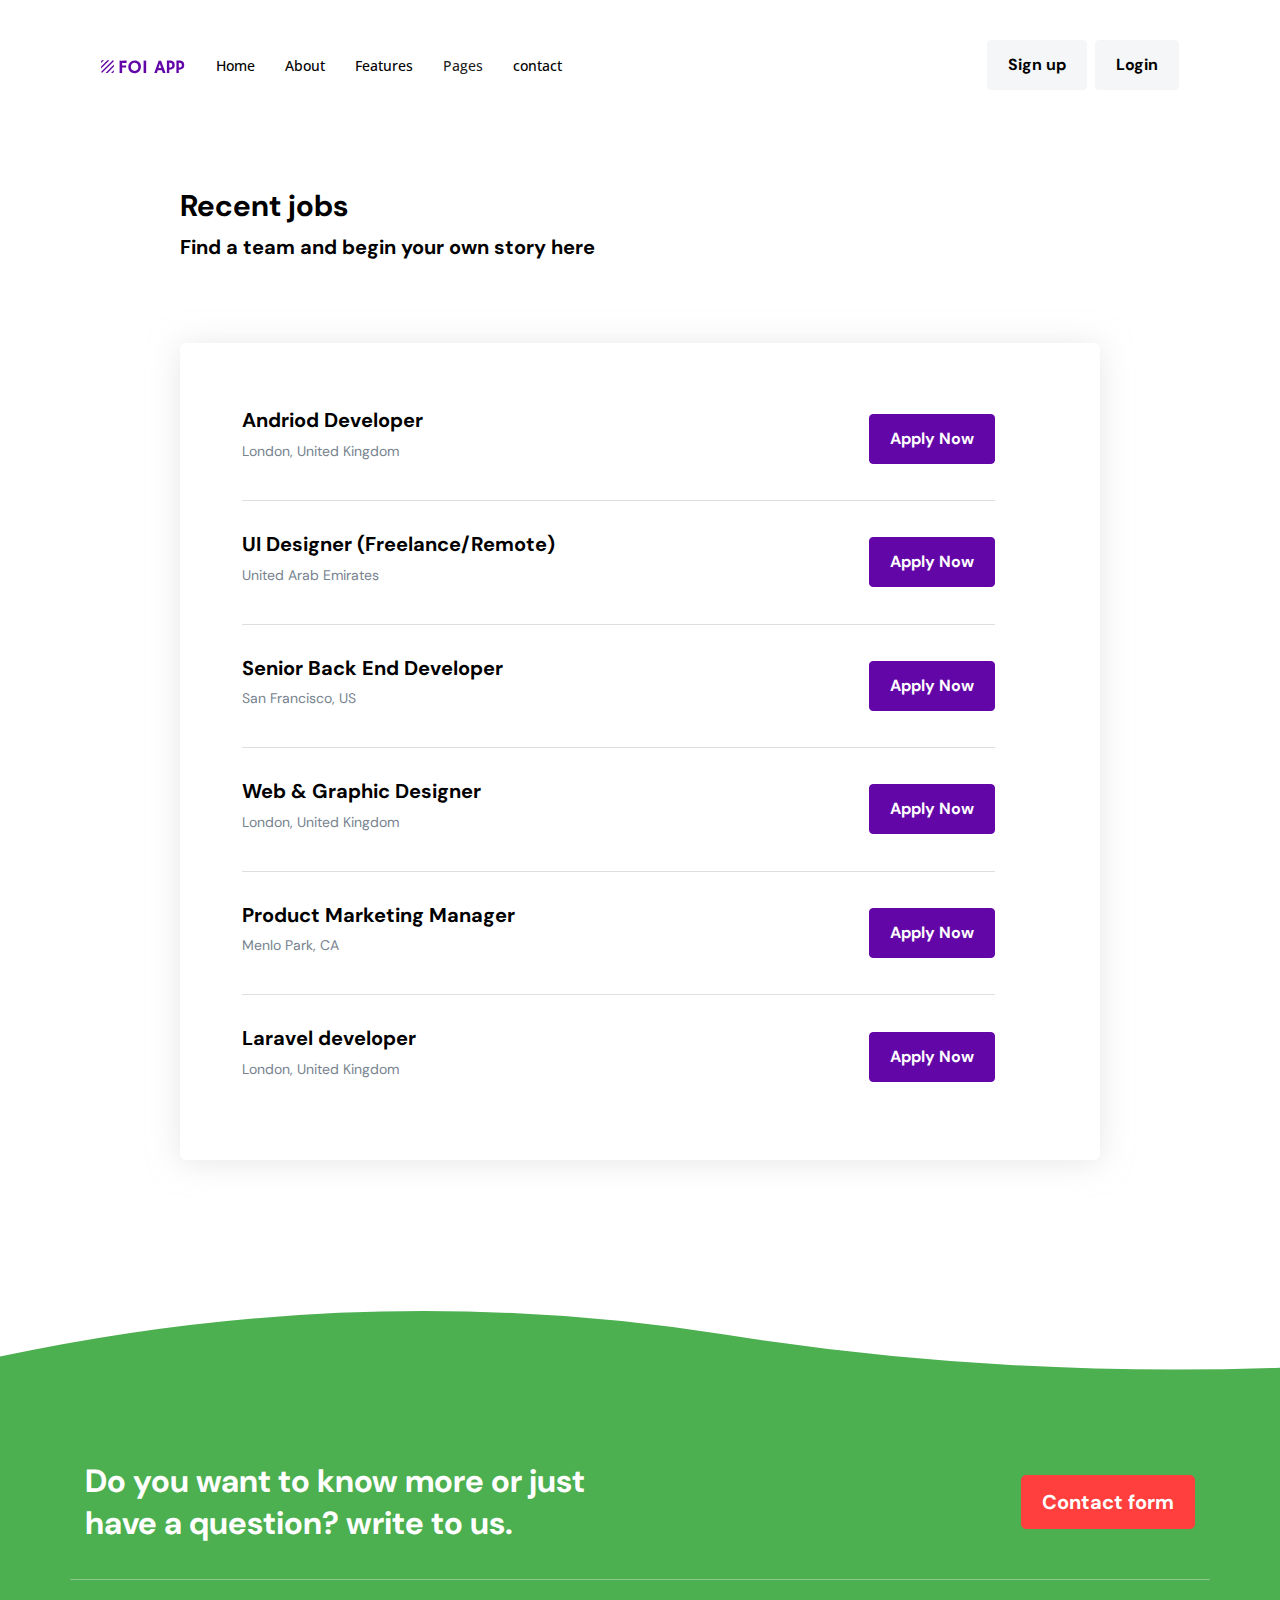
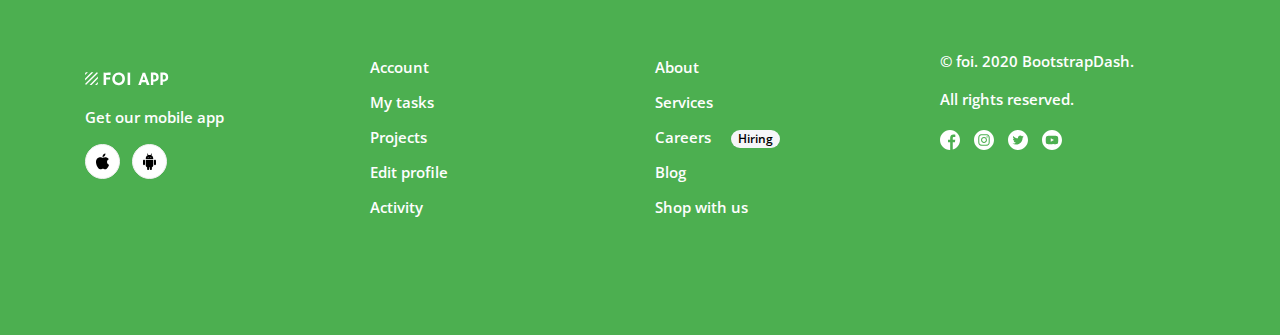
<file: careers.html>
<!DOCTYPE html>
<html lang="en">

<head>
    <meta charset="UTF-8">
    <meta name="viewport" content="width=device-width, initial-scale=1.0">
    <meta http-equiv="X-UA-Compatible" content="ie=edge">
    <title>FOI App Landing Page</title>
    <link rel="stylesheet" href="assets/vendors/fontawesome-free/css/all.min.css">
    <link rel="stylesheet" href="assets/css/style.css">
</head>

<body>
    <header class="foi-header">
        <div class="container">
            <nav class="navbar navbar-expand-lg navbar-light foi-navbar">
                <a class="navbar-brand" href="index.html">
                    <img src="assets/images/logo.svg" alt="FOI">
                </a>
                <button class="navbar-toggler d-lg-none" type="button" data-toggle="collapse" data-target="#collapsibleNavId" aria-controls="collapsibleNavId" aria-expanded="false" aria-label="Toggle navigation">
                    <span class="navbar-toggler-icon"></span>
                </button>
                <div class="collapse navbar-collapse" id="collapsibleNavId">
                    <ul class="navbar-nav mr-auto mt-2 mt-lg-0">
                        <li class="nav-item">
                            <a class="nav-link" href="index.html">Home</a>
                        </li>
                        <li class="nav-item">
                            <a class="nav-link" href="about.html">About</a>
                        </li>
                        <li class="nav-item">
                            <a class="nav-link" href="features.html">Features</a>
                        </li>
                        <li class="nav-item active dropdown">
                            <a class="nav-link dropdown-toggle" href="#" id="pagesMenu" data-toggle="dropdown" aria-haspopup="true" aria-expanded="false">Pages</a>
                            <div class="dropdown-menu" aria-labelledby="pagesMenu">
                                <a class="dropdown-item" href="blog.html">Blog</a>
                                <a class="dropdown-item" href="login.html">Login</a>
                                <a class="dropdown-item" href="register.html">Register</a>
                                <a class="dropdown-item" href="faq.html">FAQ</a>
                                <a class="dropdown-item" href="404.html">404</a>
                                <a class="dropdown-item" href="careers.html">Careers <span class="sr-only">(current)</span></a>
                                <a class="dropdown-item" href="blog-single.html">Single blog</a>
                                <a class="dropdown-item" href="privacy-policy.html">Privacy policy</a>
                            </div>
                        </li>
                        <li class="nav-item">
                            <a class="nav-link" href="contact.html">contact</a>
                        </li>
                    </ul>
                    <ul class="navbar-nav mt-2 mt-lg-0">
                        <li class="nav-item mr-2 mb-3 mb-lg-0">
                            <a class="btn btn-secondary" href="register.html">Sign up</a>
                        </li>
                        <li class="nav-item">
                            <a class="btn btn-secondary" href="login.html">Login</a>
                        </li>
                    </ul>
                </div>
            </nav>
        </div>
    </header>

    <main>
        <div class="container">
            <div class="row">
                <div class="col-lg-10 offset-lg-1">
                    <section class="page-header">
                        <h2>Recent jobs</h2>
                        <h5>Find a team and begin your own story here</h5>
                    </section>
                    <section class="career-section">
                        <div class="card career-card">
                            <div class="card-body">
                                <ul class="list-group list-group-flush careers-list-group">
                                    <li class="list-group-item">
                                        <div>
                                            <h5 class="position-title">Andriod Developer</h5>
                                            <p class="position-location">London, United Kingdom</p>
                                        </div>
                                        <button class="btn btn-primary apply-btn">Apply Now</button>
                                    </li>
                                    <li class="list-group-item">
                                        <div>
                                            <h5 class="position-title">UI Designer (Freelance/Remote)</h5>
                                            <p class="position-location">United Arab Emirates</p>
                                        </div>
                                        <button class="btn btn-primary apply-btn">Apply Now</button>
                                    </li>
                                    <li class="list-group-item">
                                        <div>
                                            <h5 class="position-title">Senior Back End Developer</h5>
                                            <p class="position-location">San Francisco, US</p>
                                        </div>
                                        <button class="btn btn-primary apply-btn">Apply Now</button>
                                    </li>
                                    <li class="list-group-item">
                                        <div>
                                            <h5 class="position-title">Web & Graphic Designer</h5>
                                            <p class="position-location">London, United Kingdom</p>
                                        </div>
                                        <button class="btn btn-primary apply-btn">Apply Now</button>
                                    </li>
                                    <li class="list-group-item">
                                        <div>
                                            <h5 class="position-title">Product Marketing Manager</h5>
                                            <p class="position-location">Menlo Park, CA</p>
                                        </div>
                                        <button class="btn btn-primary apply-btn">Apply Now</button>
                                    </li>
                                    <li class="list-group-item">
                                        <div>
                                            <h5 class="position-title">Laravel developer</h5>
                                            <p class="position-location">London, United Kingdom</p>
                                        </div>
                                        <button class="btn btn-primary apply-btn">Apply Now</button>
                                    </li>
                                </ul>
                            </div>
                        </div>
                    </section>
                </div>
            </div>
        </div>
    </main>

    <footer class="foi-footer text-white">
        <div class="container">
            <div class="row footer-content">
                <div class="col-xl-6 col-lg-7 col-md-8">
                    <h2 class="mb-0">Do you want to know more or just have a question? write to us.</h2>
                </div>
                <div class="col-md-4 col-lg-5 col-xl-6 py-3 py-md-0 d-md-flex align-items-center justify-content-end">
                    <a href="contact.html" class="btn btn-danger btn-lg">Contact form</a>
                </div>
            </div>
            <div class="row footer-widget-area">
                <div class="col-md-3">
                    <div class="py-3">
                        <img src="assets/images/logo-white.svg" alt="FOI">
                    </div>
                    <p class="font-os font-weight-semibold mb3">Get our mobile app</p>
                    <div>
                        <button class="btn btn-app-download mr-2"><img src="assets/images/ios.svg" alt="App store"></button>
                        <button class="btn btn-app-download"><img src="assets/images/android.svg" alt="play store"></button>
                    </div>
                </div>
                <div class="col-md-3 mt-3 mt-md-0">
                    <nav>
                        <ul class="nav flex-column">
                            <li class="nav-item">
                                <a href="#!" class="nav-link">Account</a>
                            </li>
                            <li class="nav-item">
                                <a href="#!" class="nav-link">My tasks</a>
                            </li>
                            <li class="nav-item">
                                <a href="#!" class="nav-link">Projects</a>
                            </li>
                            <li class="nav-item">
                                <a href="#!" class="nav-link">Edit profile</a>
                            </li>
                            <li class="nav-item">
                                <a href="#!" class="nav-link">Activity</a>
                            </li>
                        </ul>
                    </nav>
                </div>
                <div class="col-md-3 mt-3 mt-md-0">
                    <nav>
                        <ul class="nav flex-column">
                            <li class="nav-item">
                                <a href="#!" class="nav-link">About</a>
                            </li>
                            <li class="nav-item">
                                <a href="#!" class="nav-link">Services</a>
                            </li>
                            <li class="nav-item">
                                <a href="#!" class="nav-link">Careers <span class="badge badge-pill badge-secondary ml-3">Hiring</span></a>
                            </li>
                            <li class="nav-item">
                                <a href="#!" class="nav-link">Blog</a>
                            </li>
                            <li class="nav-item">
                                <a href="#!" class="nav-link">Shop with us</a>
                            </li>
                        </ul>
                    </nav>
                </div>
                <div class="col-md-3 mt-3 mt-md-0">
                    <p>
                        &copy; foi. 2020 <a href="https://www.bootstrapdash.com" target="_blank" rel="noopener noreferrer" class="text-reset">BootstrapDash</a>.
                    </p>
                    <p>All rights reserved.</p>
                    <nav class="social-menu">
                        <a href="#!"><img src="assets/images/facebook.svg" alt="facebook"></a>
                        <a href="#!"><img src="assets/images/instagram.svg" alt="instagram"></a>
                        <a href="#!"><img src="assets/images/twitter.svg" alt="twitter"></a>
                        <a href="#!"><img src="assets/images/youtube.svg" alt="youtube"></a>
                    </nav>
                </div>
            </div>
        </div>
    </footer>
    <script src="assets/vendors/jquery/jquery.min.js"></script>
    <script src="assets/vendors/popper.js/popper.min.js"></script>
    <script src="assets/vendors/bootstrap/dist/js/bootstrap.min.js"></script>
</body>

</html>
</file>
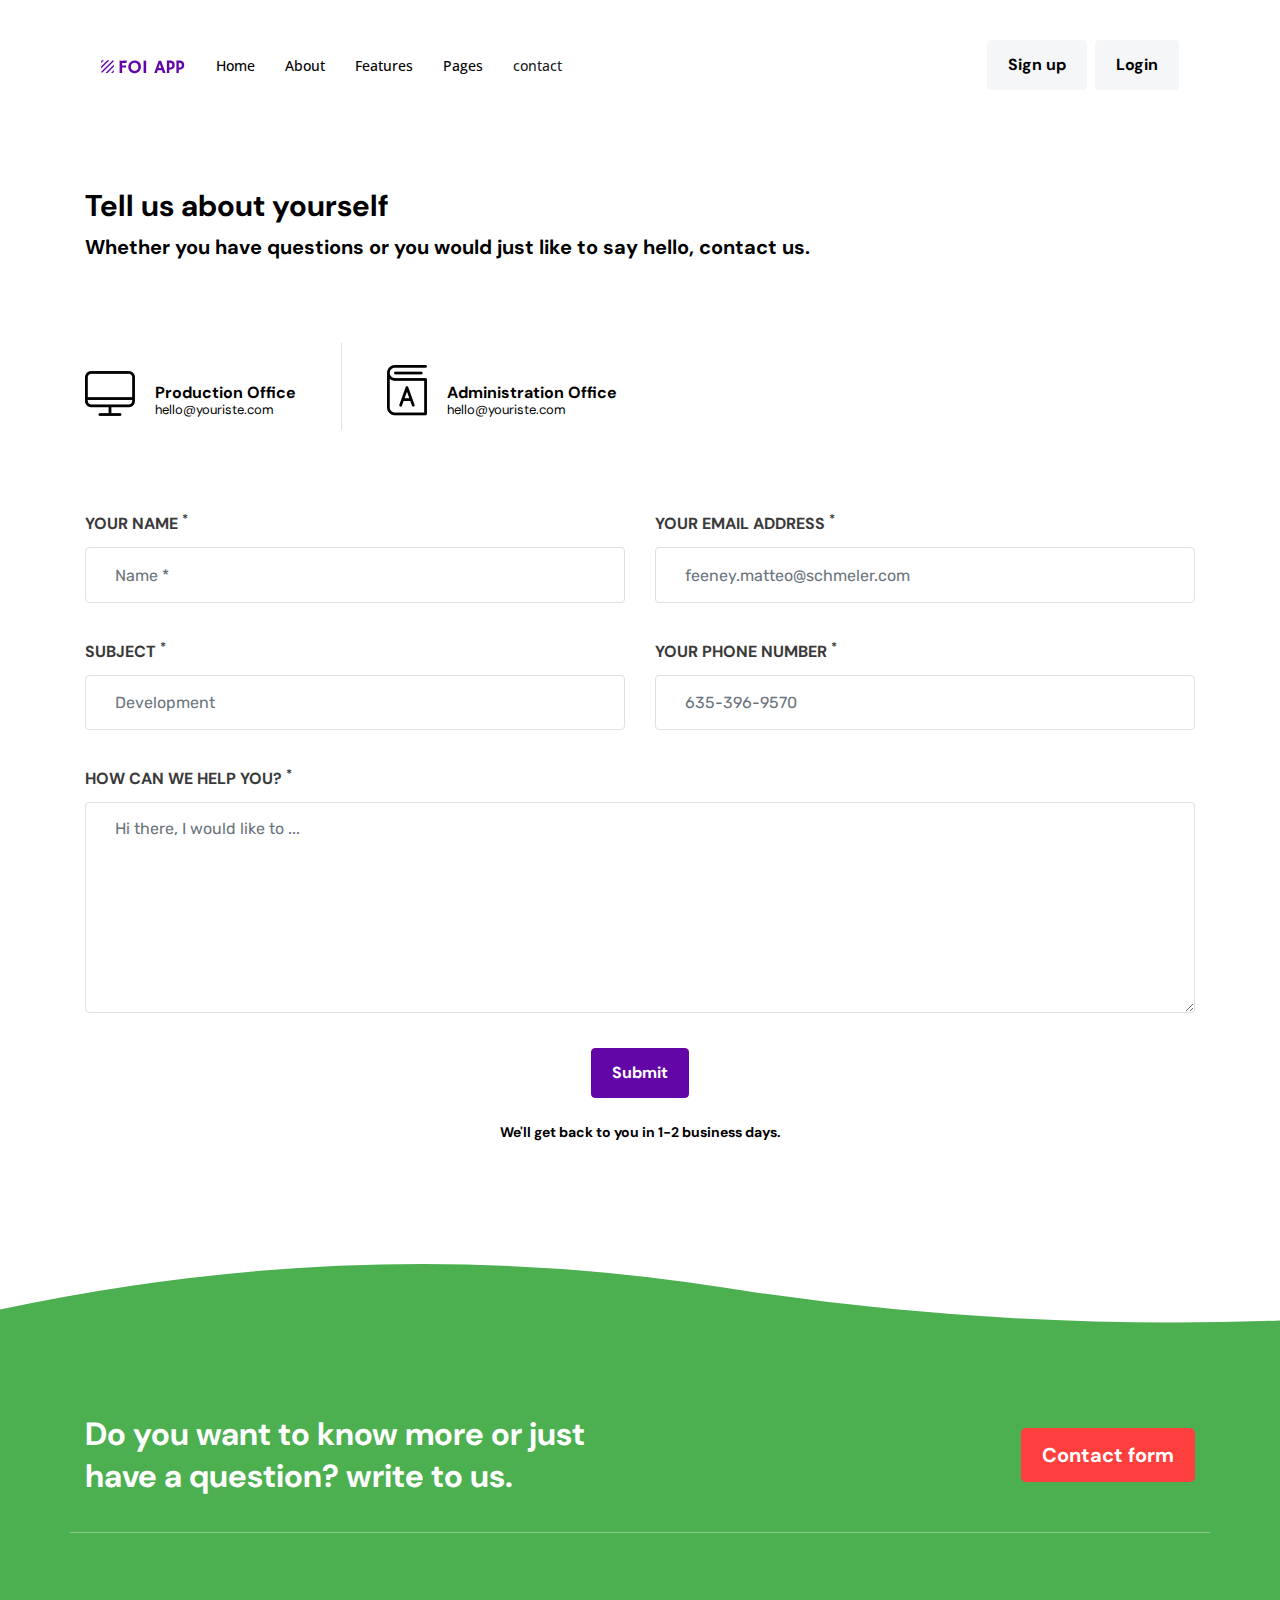
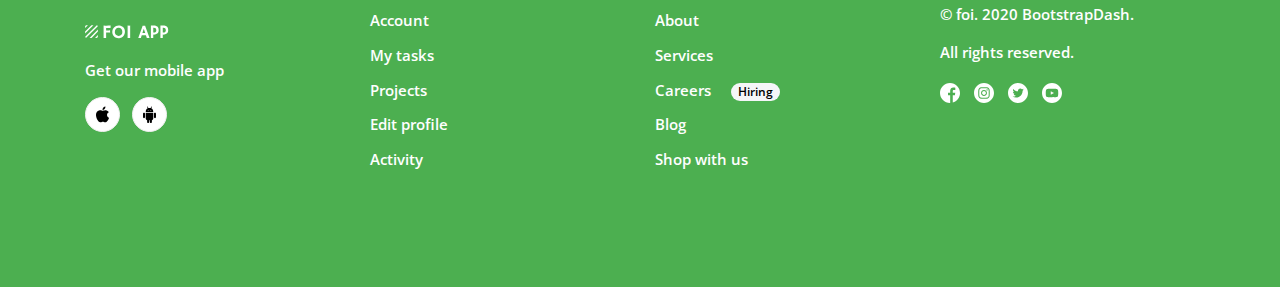
<file: contact.html>
<!DOCTYPE html>
<html lang="en">

<head>
    <meta charset="UTF-8">
    <meta name="viewport" content="width=device-width, initial-scale=1.0">
    <meta http-equiv="X-UA-Compatible" content="ie=edge">
    <title>FOI App Landing Page</title>
    <link rel="stylesheet" href="assets/vendors/fontawesome-free/css/all.min.css">
    <link rel="stylesheet" href="assets/css/style.css">
</head>

<body>
    <header class="foi-header">
        <div class="container">
            <nav class="navbar navbar-expand-lg navbar-light foi-navbar">
                <a class="navbar-brand" href="index.html">
                    <img src="assets/images/logo.svg" alt="FOI">
                </a>
                <button class="navbar-toggler d-lg-none" type="button" data-toggle="collapse" data-target="#collapsibleNavId" aria-controls="collapsibleNavId" aria-expanded="false" aria-label="Toggle navigation">
                    <span class="navbar-toggler-icon"></span>
                </button>
                <div class="collapse navbar-collapse" id="collapsibleNavId">
                    <ul class="navbar-nav mr-auto mt-2 mt-lg-0">
                        <li class="nav-item">
                            <a class="nav-link" href="index.html">Home</a>
                        </li>
                        <li class="nav-item">
                            <a class="nav-link" href="about.html">About</a>
                        </li>
                        <li class="nav-item">
                            <a class="nav-link" href="features.html">Features</a>
                        </li>
                        <li class="nav-item dropdown">
                            <a class="nav-link dropdown-toggle" href="#" id="pagesMenu" data-toggle="dropdown" aria-haspopup="true" aria-expanded="false">Pages</a>
                            <div class="dropdown-menu" aria-labelledby="pagesMenu">
                                <a class="dropdown-item" href="blog.html">Blog</a>
                                <a class="dropdown-item" href="login.html">Login</a>
                                <a class="dropdown-item" href="register.html">Register</a>
                                <a class="dropdown-item" href="faq.html">FAQ</a>
                                <a class="dropdown-item" href="404.html">404</a>
                                <a class="dropdown-item" href="careers.html">Careers</a>
                                <a class="dropdown-item" href="blog-single.html">Single blog</a>
                                <a class="dropdown-item" href="privacy-policy.html">Privacy policy</a>
                            </div>
                        </li>
                        <li class="nav-item active">
                            <a class="nav-link" href="contact.html">contact <span class="sr-only">(current)</span></a>
                        </li>
                    </ul>
                    <ul class="navbar-nav mt-2 mt-lg-0">
                        <li class="nav-item mr-2 mb-3 mb-lg-0">
                            <a class="btn btn-secondary" href="register.html">Sign up</a>
                        </li>
                        <li class="nav-item">
                            <a class="btn btn-secondary" href="login.html">Login</a>
                        </li>
                    </ul>
                </div>
            </nav>
        </div>
    </header>

    <main>
        <div class="container">
            <section class="page-header">
                <h2>Tell us about yourself</h2>
                <h5>Whether you have questions or you would just like to say hello, contact us.</h5>
            </section>
            <section class="contact-content">
                <div class="contact-widget media">
                    <img src="assets/images/icon-4.png" alt="monitor" width="50px">
                    <div class="media-body">
                        <h6 class="widget-title">Production Office</h6>
                        <p class="widget-content">hello@youriste.com</p>
                    </div>
                </div>
                <div class="contact-widget media">
                    <img src="assets/images/icon-5.png" alt="book" width="40px">
                    <div class="media-body">
                        <h6 class="widget-title">Administration Office</h6>
                        <p class="widget-content">hello@youriste.com</p>
                    </div>
                </div>
            </section>
            <section class="contact-form-wrapper">
                <form action="index.html">
                    <div class="row">
                        <div class="form-group col-md-6">
                            <label for="name">YOUR NAME <sup>*</sup></label>
                            <input type="text" class="form-control" id="name" name="name" placeholder="Name *">
                        </div>
                        <div class="form-group col-md-6">
                            <label for="email">YOUR EMAIL ADDRESS <sup>*</sup></label>
                            <input type="email" class="form-control" id="email" name="email" placeholder="feeney.matteo@schmeler.com">
                        </div>
                    </div>
                    <div class="row">
                        <div class="form-group col-md-6">
                            <label for="subject">SUBJECT <sup>*</sup></label>
                            <input type="text" class="form-control" id="name" name="subject" placeholder="Development">
                        </div>
                        <div class="form-group col-md-6">
                            <label for="phone">YOUR PHONE NUMBER <sup>*</sup></label>
                            <input type="text" class="form-control" id="phone" name="phone" placeholder="635-396-9570">
                        </div>
                    </div>
                    <div class="row">
                        <div class="form-group col-12">
                            <label for="message">HOW CAN WE HELP YOU? <sup>*</sup></label>
                            <textarea name="message" id="message" class="form-control" rows="7" placeholder="Hi there, I would like to ..."></textarea>
                        </div>
                    </div>
                    <div class="text-center">
                        <button type="submit" class="btn btn-primary mb-4">Submit</button>
                        <p class="form-footer-text">We'll get back to you in 1-2 business days.</p>
                    </div>
                </form>
            </section>
        </div>
    </main>

    <footer class="foi-footer text-white">
        <div class="container">
            <div class="row footer-content">
                <div class="col-xl-6 col-lg-7 col-md-8">
                    <h2 class="mb-0">Do you want to know more or just have a question? write to us.</h2>
                </div>
                <div class="col-md-4 col-lg-5 col-xl-6 py-3 py-md-0 d-md-flex align-items-center justify-content-end">
                    <a href="contact.html" class="btn btn-danger btn-lg">Contact form</a>
                </div>
            </div>
            <div class="row footer-widget-area">
                <div class="col-md-3">
                    <div class="py-3">
                        <img src="assets/images/logo-white.svg" alt="FOI">
                    </div>
                    <p class="font-os font-weight-semibold mb3">Get our mobile app</p>
                    <div>
                        <button class="btn btn-app-download mr-2"><img src="assets/images/ios.svg" alt="App store"></button>
                        <button class="btn btn-app-download"><img src="assets/images/android.svg" alt="play store"></button>
                    </div>
                </div>
                <div class="col-md-3 mt-3 mt-md-0">
                    <nav>
                        <ul class="nav flex-column">
                            <li class="nav-item">
                                <a href="#!" class="nav-link">Account</a>
                            </li>
                            <li class="nav-item">
                                <a href="#!" class="nav-link">My tasks</a>
                            </li>
                            <li class="nav-item">
                                <a href="#!" class="nav-link">Projects</a>
                            </li>
                            <li class="nav-item">
                                <a href="#!" class="nav-link">Edit profile</a>
                            </li>
                            <li class="nav-item">
                                <a href="#!" class="nav-link">Activity</a>
                            </li>
                        </ul>
                    </nav>
                </div>
                <div class="col-md-3 mt-3 mt-md-0">
                    <nav>
                        <ul class="nav flex-column">
                            <li class="nav-item">
                                <a href="#!" class="nav-link">About</a>
                            </li>
                            <li class="nav-item">
                                <a href="#!" class="nav-link">Services</a>
                            </li>
                            <li class="nav-item">
                                <a href="#!" class="nav-link">Careers <span class="badge badge-pill badge-secondary ml-3">Hiring</span></a>
                            </li>
                            <li class="nav-item">
                                <a href="#!" class="nav-link">Blog</a>
                            </li>
                            <li class="nav-item">
                                <a href="#!" class="nav-link">Shop with us</a>
                            </li>
                        </ul>
                    </nav>
                </div>
                <div class="col-md-3 mt-3 mt-md-0">
                    <p>
                        &copy; foi. 2020 <a href="https://www.bootstrapdash.com" target="_blank" rel="noopener noreferrer" class="text-reset">BootstrapDash</a>.
                    </p>
                    <p>All rights reserved.</p>
                    <nav class="social-menu">
                        <a href="#!"><img src="assets/images/facebook.svg" alt="facebook"></a>
                        <a href="#!"><img src="assets/images/instagram.svg" alt="instagram"></a>
                        <a href="#!"><img src="assets/images/twitter.svg" alt="twitter"></a>
                        <a href="#!"><img src="assets/images/youtube.svg" alt="youtube"></a>
                    </nav>
                </div>
            </div>
        </div>
    </footer>
    <script src="assets/vendors/jquery/jquery.min.js"></script>
    <script src="assets/vendors/popper.js/popper.min.js"></script>
    <script src="assets/vendors/bootstrap/dist/js/bootstrap.min.js"></script>
</body>

</html>
</file>
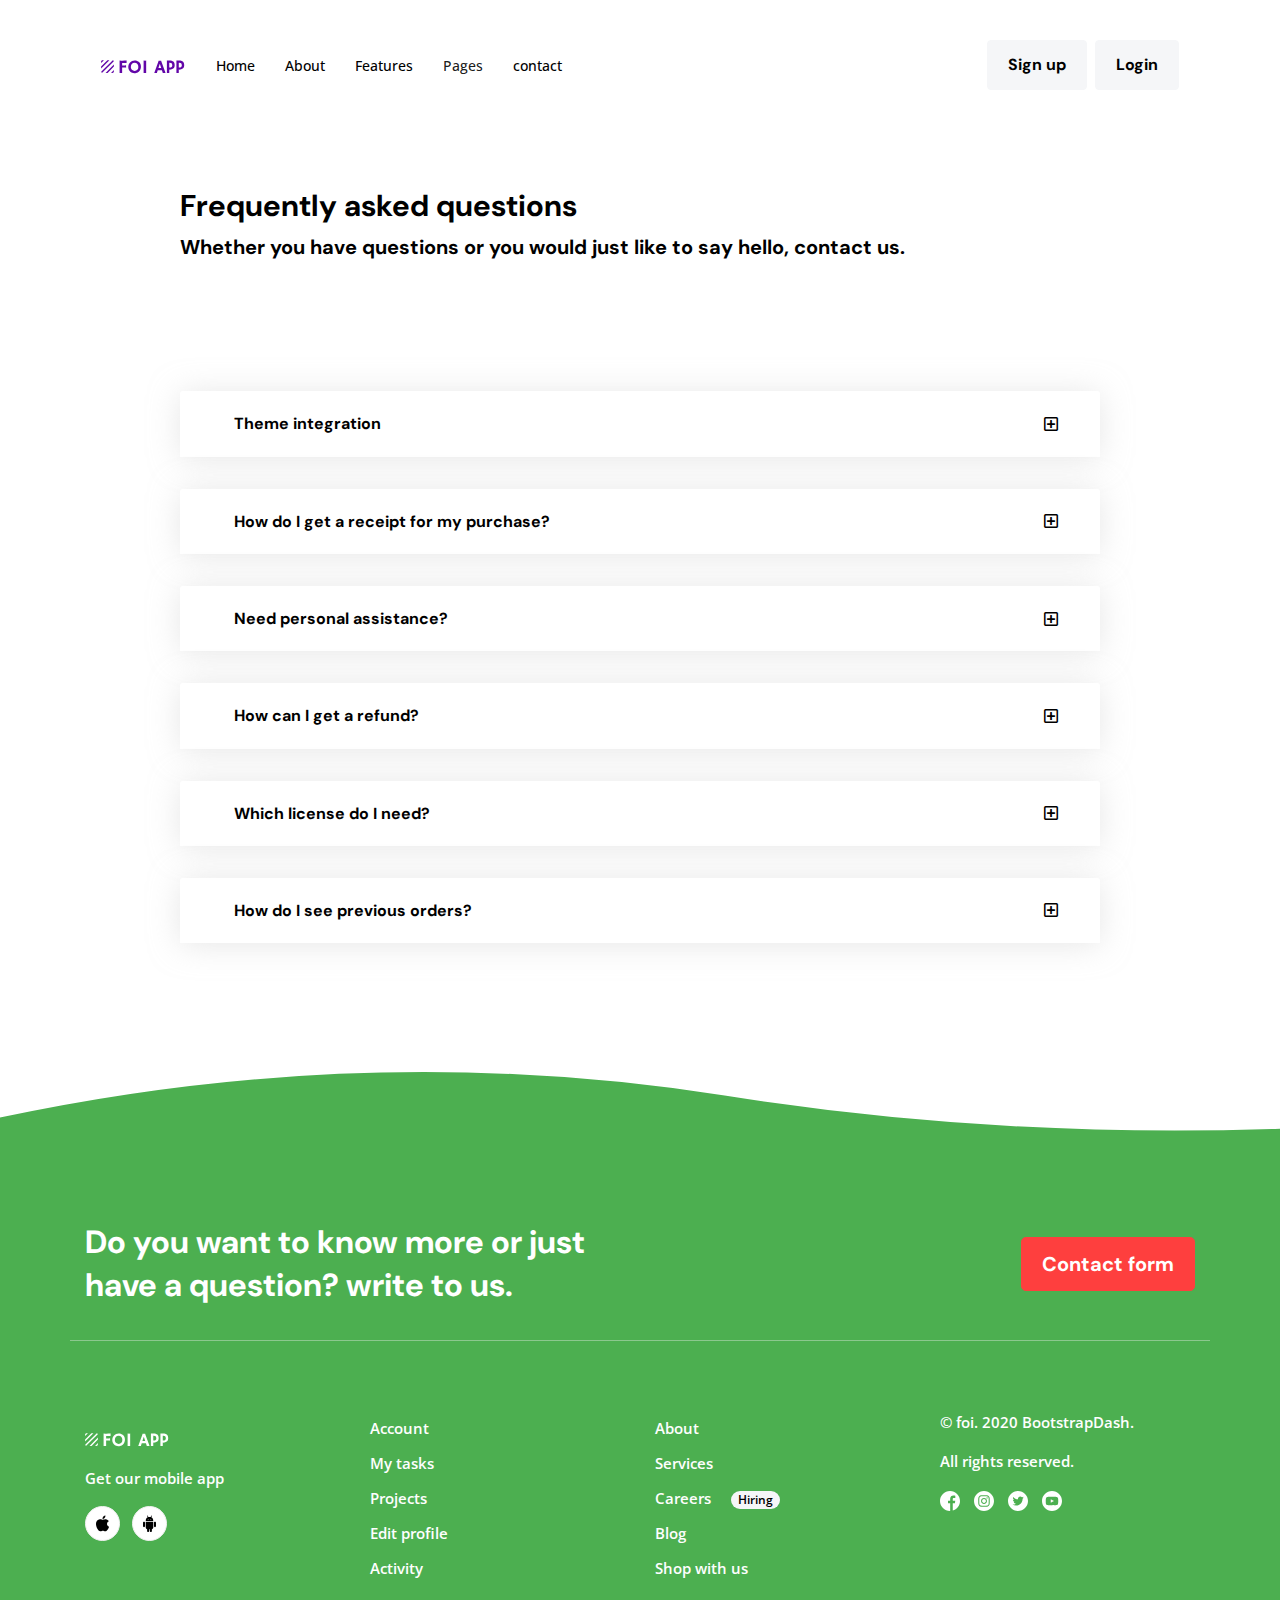
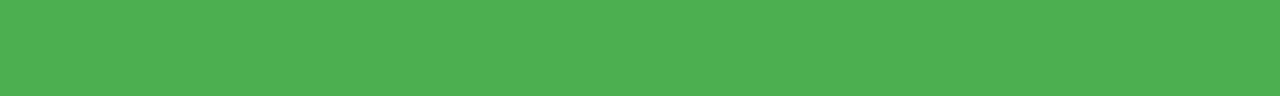
<file: faq.html>
<!DOCTYPE html>
<html lang="en">

<head>
    <meta charset="UTF-8">
    <meta name="viewport" content="width=device-width, initial-scale=1.0">
    <meta http-equiv="X-UA-Compatible" content="ie=edge">
    <title>FOI App Landing Page</title>
    <link rel="stylesheet" href="assets/vendors/fontawesome-free/css/all.min.css">
    <link rel="stylesheet" href="assets/css/style.css">
</head>

<body>
    <header class="foi-header">
        <div class="container">
            <nav class="navbar navbar-expand-lg navbar-light foi-navbar">
                <a class="navbar-brand" href="index.html">
                    <img src="assets/images/logo.svg" alt="FOI">
                </a>
                <button class="navbar-toggler d-lg-none" type="button" data-toggle="collapse" data-target="#collapsibleNavId" aria-controls="collapsibleNavId" aria-expanded="false" aria-label="Toggle navigation">
                    <span class="navbar-toggler-icon"></span>
                </button>
                <div class="collapse navbar-collapse" id="collapsibleNavId">
                    <ul class="navbar-nav mr-auto mt-2 mt-lg-0">
                        <li class="nav-item">
                            <a class="nav-link" href="index.html">Home</a>
                        </li>
                        <li class="nav-item">
                            <a class="nav-link" href="about.html">About</a>
                        </li>
                        <li class="nav-item">
                            <a class="nav-link" href="features.html">Features</a>
                        </li>
                        <li class="nav-item active dropdown">
                            <a class="nav-link dropdown-toggle" href="#" id="pagesMenu" data-toggle="dropdown" aria-haspopup="true" aria-expanded="false">Pages</a>
                            <div class="dropdown-menu" aria-labelledby="pagesMenu">
                                <a class="dropdown-item" href="blog.html">Blog</a>
                                <a class="dropdown-item" href="login.html">Login</a>
                                <a class="dropdown-item" href="register.html">Register</a>
                                <a class="dropdown-item" href="faq.html">FAQ <span class="sr-only">(current)</span></a>
                                <a class="dropdown-item" href="404.html">404</a>
                                <a class="dropdown-item" href="careers.html">Careers</a>
                                <a class="dropdown-item" href="blog-single.html">Single blog</a>
                                <a class="dropdown-item" href="privacy-policy.html">Privacy policy</a>
                            </div>
                        </li>
                        <li class="nav-item">
                            <a class="nav-link" href="contact.html">contact</a>
                        </li>
                    </ul>
                    <ul class="navbar-nav mt-2 mt-lg-0">
                        <li class="nav-item mr-2 mb-3 mb-lg-0">
                            <a class="btn btn-secondary" href="register.html">Sign up</a>
                        </li>
                        <li class="nav-item">
                            <a class="btn btn-secondary" href="login.html">Login</a>
                        </li>
                    </ul>
                </div>
            </nav>
        </div>
    </header>

    <main>
        <div class="container">
            <div class="row">
                <div class="col-lg-10 offset-lg-1">
                    <section class="page-header">
                        <h2>Frequently asked questions</h2>
                        <h5>Whether you have questions or you would just like to say hello, contact us.</h5>
                    </section>
                    <section class="py-5 mb-5">
                        <div class="card faq-card">
                            <div class="card-header bg-white" id="faqOneTitle">
                                <a href="#faqOneCollapse" class="d-flex align-items-center" data-toggle="collapse">
                                    <h6 class="mb-0">Theme integration</h6> <i class="far fa-plus-square ml-auto"></i>
                                </a>
                            </div>
                            <div id="faqOneCollapse" class="collapse" aria-labelledby="faqOneTitle">
                                <div class="card-body">
                                    <p class="mb-0 text-gray">Lorem Ipsum has been the industry's standard dummy text ever since the 1500s, when
                                        an unknown printer took a galley of type and scrambled it to make a type specimen book.</p>
                                </div>
                            </div>
                        </div>
                        <div class="card faq-card">
                            <div class="card-header bg-white" id="faqTwoTitle">
                                <a href="#faqTwoCollapse" class="d-flex align-items-center" data-toggle="collapse">
                                    <h6 class="mb-0">How do I get a receipt for my purchase?</h6> <i class="far fa-plus-square ml-auto"></i>
                                </a>
                            </div>
                            <div id="faqTwoCollapse" class="collapse" aria-labelledby="faqTwoTitle">
                                <div class="card-body">
                                    <p class="mb-0 text-gray">Lorem Ipsum has been the industry's standard dummy text ever since the 1500s, when
                                        an unknown printer took a galley of type and scrambled it to make a type specimen book.</p>
                                </div>
                            </div>
                        </div>
                        <div class="card faq-card">
                            <div class="card-header bg-white" id="faqThreeTitle">
                                <a href="#faqThreeCollapse" class="d-flex align-items-center" data-toggle="collapse">
                                    <h6 class="mb-0">Need personal assistance?</h6> <i class="far fa-plus-square ml-auto"></i>
                                </a>
                            </div>
                            <div id="faqThreeCollapse" class="collapse" aria-labelledby="faqThreeTitle">
                                <div class="card-body">
                                    <p class="mb-0 text-gray">Lorem Ipsum has been the industry's standard dummy text ever since the 1500s, when
                                        an unknown printer took a galley of type and scrambled it to make a type specimen book.</p>
                                </div>
                            </div>
                        </div>
                        <div class="card faq-card">
                            <div class="card-header bg-white" id="faqFourTitle">
                                <a href="#faqFourCollapse" class="d-flex align-items-center" data-toggle="collapse">
                                    <h6 class="mb-0">How can I get a refund?</h6> <i class="far fa-plus-square ml-auto"></i>
                                </a>
                            </div>
                            <div id="faqFourCollapse" class="collapse" aria-labelledby="faqFourTitle">
                                <div class="card-body">
                                    <p class="mb-0 text-gray">Lorem Ipsum has been the industry's standard dummy text ever since the 1500s, when
                                        an unknown printer took a galley of type and scrambled it to make a type specimen book.</p>
                                </div>
                            </div>
                        </div>
                        <div class="card faq-card">
                            <div class="card-header bg-white" id="faqFiveTitle">
                                <a href="#faqFiveCollapse" class="d-flex align-items-center" data-toggle="collapse">
                                    <h6 class="mb-0">Which license do I need?</h6> <i class="far fa-plus-square ml-auto"></i>
                                </a>
                            </div>
                            <div id="faqFiveCollapse" class="collapse" aria-labelledby="faqFiveTitle">
                                <div class="card-body">
                                    <p class="mb-0 text-gray">Lorem Ipsum has been the industry's standard dummy text ever since the 1500s, when
                                        an unknown printer took a galley of type and scrambled it to make a type specimen book.</p>
                                </div>
                            </div>
                        </div>
                        <div class="card faq-card">
                            <div class="card-header bg-white" id="faqSixTitle">
                                <a href="#faqSixCollapse" class="d-flex align-items-center" data-toggle="collapse">
                                    <h6 class="mb-0">How do I see previous orders?</h6> <i class="far fa-plus-square ml-auto"></i>
                                </a>
                            </div>
                            <div id="faqSixCollapse" class="collapse" aria-labelledby="faqSixTitle">
                                <div class="card-body">
                                    <p class="mb-0 text-gray">Lorem Ipsum has been the industry's standard dummy text ever since the 1500s, when
                                        an unknown printer took a galley of type and scrambled it to make a type specimen book.</p>
                                </div>
                            </div>
                        </div>
                    </section>
                </div>
            </div>
        </div>
    </main>

    <footer class="foi-footer text-white">
        <div class="container">
            <div class="row footer-content">
                <div class="col-xl-6 col-lg-7 col-md-8">
                    <h2 class="mb-0">Do you want to know more or just have a question? write to us.</h2>
                </div>
                <div class="col-md-4 col-lg-5 col-xl-6 py-3 py-md-0 d-md-flex align-items-center justify-content-end">
                    <a href="contact.html" class="btn btn-danger btn-lg">Contact form</a>
                </div>
            </div>
            <div class="row footer-widget-area">
                <div class="col-md-3">
                    <div class="py-3">
                        <img src="assets/images/logo-white.svg" alt="FOI">
                    </div>
                    <p class="font-os font-weight-semibold mb3">Get our mobile app</p>
                    <div>
                        <button class="btn btn-app-download mr-2"><img src="assets/images/ios.svg" alt="App store"></button>
                        <button class="btn btn-app-download"><img src="assets/images/android.svg" alt="play store"></button>
                    </div>
                </div>
                <div class="col-md-3 mt-3 mt-md-0">
                    <nav>
                        <ul class="nav flex-column">
                            <li class="nav-item">
                                <a href="#!" class="nav-link">Account</a>
                            </li>
                            <li class="nav-item">
                                <a href="#!" class="nav-link">My tasks</a>
                            </li>
                            <li class="nav-item">
                                <a href="#!" class="nav-link">Projects</a>
                            </li>
                            <li class="nav-item">
                                <a href="#!" class="nav-link">Edit profile</a>
                            </li>
                            <li class="nav-item">
                                <a href="#!" class="nav-link">Activity</a>
                            </li>
                        </ul>
                    </nav>
                </div>
                <div class="col-md-3 mt-3 mt-md-0">
                    <nav>
                        <ul class="nav flex-column">
                            <li class="nav-item">
                                <a href="#!" class="nav-link">About</a>
                            </li>
                            <li class="nav-item">
                                <a href="#!" class="nav-link">Services</a>
                            </li>
                            <li class="nav-item">
                                <a href="#!" class="nav-link">Careers <span class="badge badge-pill badge-secondary ml-3">Hiring</span></a>
                            </li>
                            <li class="nav-item">
                                <a href="#!" class="nav-link">Blog</a>
                            </li>
                            <li class="nav-item">
                                <a href="#!" class="nav-link">Shop with us</a>
                            </li>
                        </ul>
                    </nav>
                </div>
                <div class="col-md-3 mt-3 mt-md-0">
                    <p>
                        &copy; foi. 2020 <a href="https://www.bootstrapdash.com" target="_blank" rel="noopener noreferrer" class="text-reset">BootstrapDash</a>.
                    </p>
                    <p>All rights reserved.</p>
                    <nav class="social-menu">
                        <a href="#!"><img src="assets/images/facebook.svg" alt="facebook"></a>
                        <a href="#!"><img src="assets/images/instagram.svg" alt="instagram"></a>
                        <a href="#!"><img src="assets/images/twitter.svg" alt="twitter"></a>
                        <a href="#!"><img src="assets/images/youtube.svg" alt="youtube"></a>
                    </nav>
                </div>
            </div>
        </div>
    </footer>
    <script src="assets/vendors/jquery/jquery.min.js"></script>
    <script src="assets/vendors/popper.js/popper.min.js"></script>
    <script src="assets/vendors/bootstrap/dist/js/bootstrap.min.js"></script>
</body>

</html>
</file>
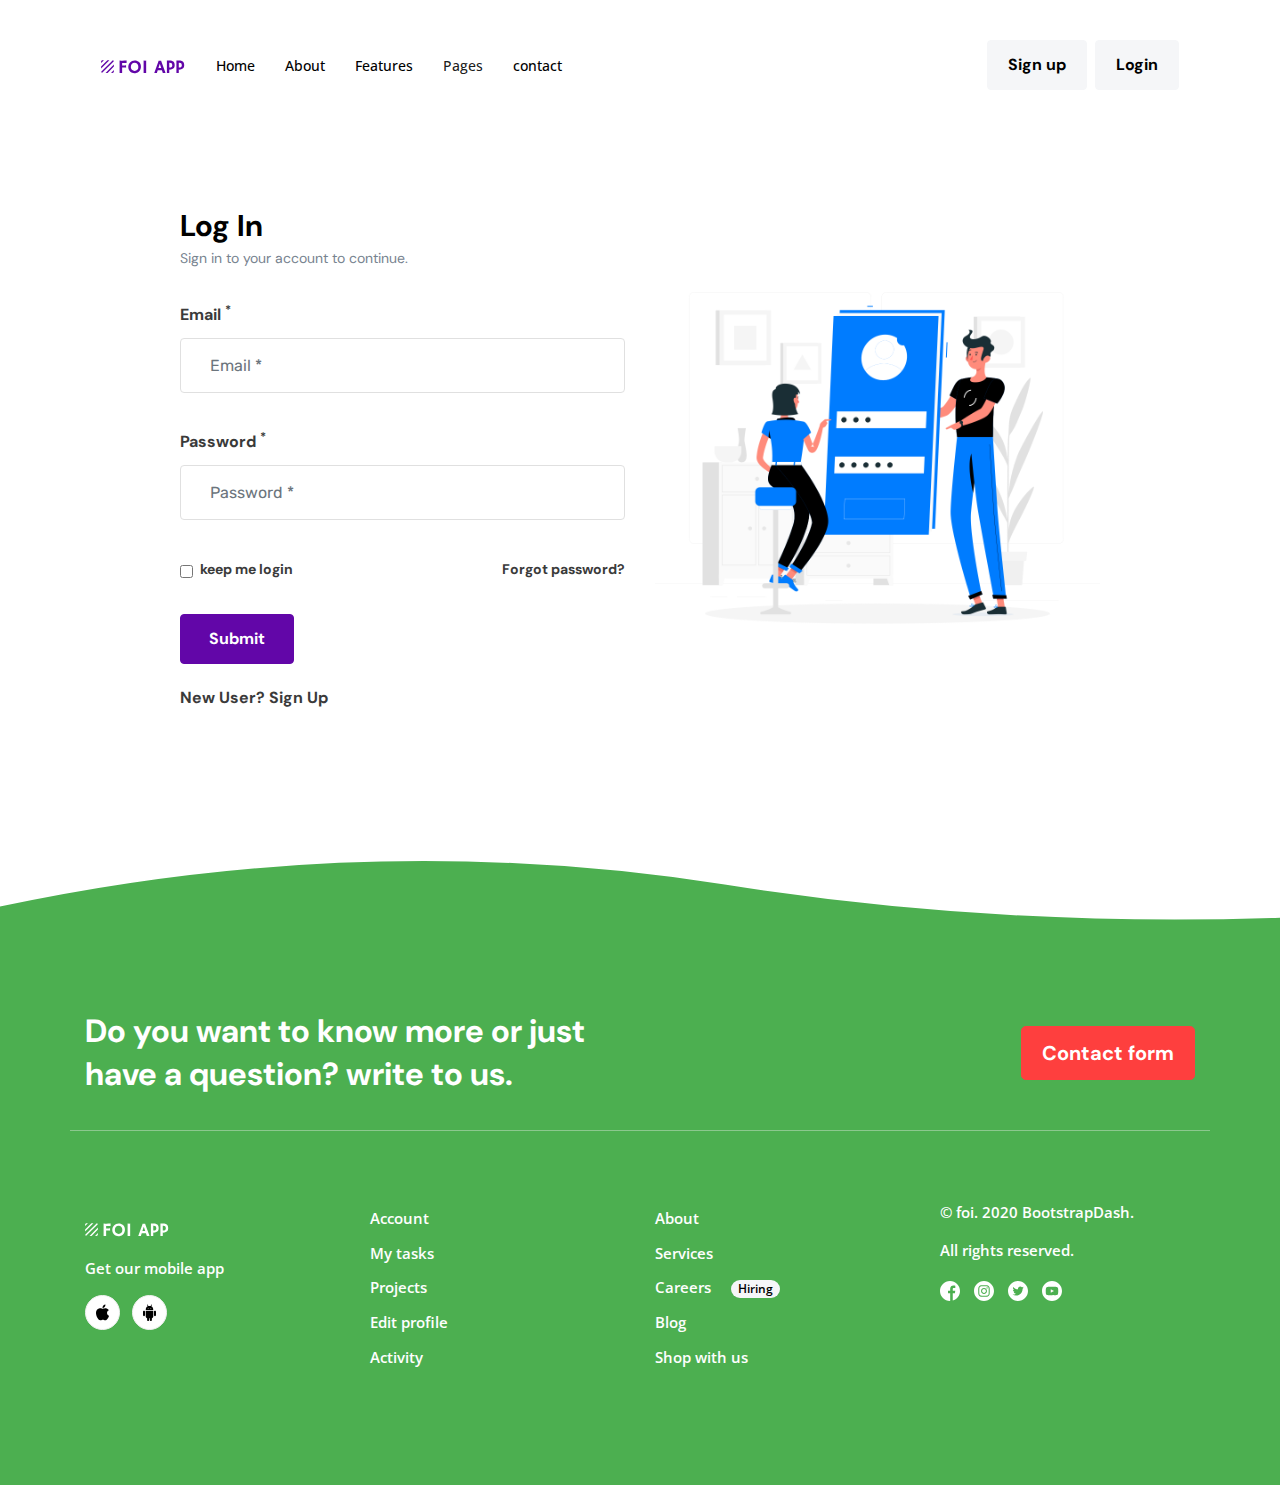
<file: login.html>
<!DOCTYPE html>
<html lang="en">

<head>
    <meta charset="UTF-8">
    <meta name="viewport" content="width=device-width, initial-scale=1.0">
    <meta http-equiv="X-UA-Compatible" content="ie=edge">
    <title>FOI App Landing Page</title>
    <link rel="stylesheet" href="assets/vendors/fontawesome-free/css/all.min.css">
    <link rel="stylesheet" href="assets/css/style.css">
</head>

<body>
    <header class="foi-header">
        <div class="container">
            <nav class="navbar navbar-expand-lg navbar-light foi-navbar">
                <a class="navbar-brand" href="index.html">
                    <img src="assets/images/logo.svg" alt="FOI">
                </a>
                <button class="navbar-toggler d-lg-none" type="button" data-toggle="collapse" data-target="#collapsibleNavId" aria-controls="collapsibleNavId" aria-expanded="false" aria-label="Toggle navigation">
                    <span class="navbar-toggler-icon"></span>
                </button>
                <div class="collapse navbar-collapse" id="collapsibleNavId">
                    <ul class="navbar-nav mr-auto mt-2 mt-lg-0">
                        <li class="nav-item">
                            <a class="nav-link" href="index.html">Home</a>
                        </li>
                        <li class="nav-item">
                            <a class="nav-link" href="about.html">About</a>
                        </li>
                        <li class="nav-item">
                            <a class="nav-link" href="features.html">Features</a>
                        </li>
                        <li class="nav-item active dropdown">
                            <a class="nav-link dropdown-toggle" href="#" id="pagesMenu" data-toggle="dropdown" aria-haspopup="true" aria-expanded="false">Pages</a>
                            <div class="dropdown-menu" aria-labelledby="pagesMenu">
                                <a class="dropdown-item" href="blog.html">Blog</a>
                                <a class="dropdown-item" href="login.html">Login <span class="sr-only">(current)</span></a>
                                <a class="dropdown-item" href="register.html">Register</a>
                                <a class="dropdown-item" href="faq.html">FAQ</a>
                                <a class="dropdown-item" href="404.html">404</a>
                                <a class="dropdown-item" href="careers.html">Careers</a>
                                <a class="dropdown-item" href="blog-single.html">Single blog</a>
                                <a class="dropdown-item" href="privacy-policy.html">Privacy policy</a>
                            </div>
                        </li>
                        <li class="nav-item">
                            <a class="nav-link" href="contact.html">contact</a>
                        </li>
                    </ul>
                    <ul class="navbar-nav mt-2 mt-lg-0">
                        <li class="nav-item mr-2 mb-3 mb-lg-0">
                            <a class="btn btn-secondary" href="register.html">Sign up</a>
                        </li>
                        <li class="nav-item">
                            <a class="btn btn-secondary" href="login.html">Login</a>
                        </li>
                    </ul>
                </div>
            </nav>
        </div>
    </header>

    <main class="page-auth">
        <div class="container">
            <div class="row">
                <div class="col-lg-10 offset-lg-1">
                    <section class="auth-wrapper">
                        <div class="row">
                            <div class="col-md-6 mb-4 mb-md-0">
                                <h2 class="auth-section-title">Log In</h2>
                                <p class="auth-section-subtitle">Sign in to your account to continue.</p>
                                <form action="/login.html" method="POST">
                                    <div class="form-group">
                                        <label for="email">Email <sup>*</sup></label>
                                        <input type="email" class="form-control" id="email" name="email" placeholder="Email *">
                                    </div>
                                    <div class="form-group">
                                        <label for="password">Password <sup>*</sup></label>
                                        <input type="password" class="form-control" id="password" name="password" placeholder="Password *">
                                    </div>
                                    <div class="form-actions-wrapper d-flex flex-wrap align-items-center justify-content-between">
                                        <div class="form-check">
                                            <input class="form-check-input" type="checkbox" value="" id="keepLogin">
                                            <label class="form-check-label" for="keepLogin">
                                                keep me login
                                            </label>
                                        </div>
                                        <a href="#!" class="forgot-password-link">Forgot password?</a>
                                    </div>
                                    <button class="btn btn-primary btn-auth-submit" type="submit">Submit</button>
                                </form>
                                <p class="mb-0">
                                    <a href="register.html" class="text-dark font-weight-bold">New User? Sign Up</a>
                                </p>
                            </div>
                            <div class="col-md-6 d-flex align-items-center">
                                <img src="assets/images/login.png" alt="login" class="img-fluid">
                            </div>
                        </div>
                    </section>
                </div>
            </div>
        </div>
    </main>

    <footer class="foi-footer text-white">
        <div class="container">
            <div class="row footer-content">
                <div class="col-xl-6 col-lg-7 col-md-8">
                    <h2 class="mb-0">Do you want to know more or just have a question? write to us.</h2>
                </div>
                <div class="col-md-4 col-lg-5 col-xl-6 py-3 py-md-0 d-md-flex align-items-center justify-content-end">
                    <a href="contact.html" class="btn btn-danger btn-lg">Contact form</a>
                </div>
            </div>
            <div class="row footer-widget-area">
                <div class="col-md-3">
                    <div class="py-3">
                        <img src="assets/images/logo-white.svg" alt="FOI">
                    </div>
                    <p class="font-os font-weight-semibold mb3">Get our mobile app</p>
                    <div>
                        <button class="btn btn-app-download mr-2"><img src="assets/images/ios.svg" alt="App store"></button>
                        <button class="btn btn-app-download"><img src="assets/images/android.svg" alt="play store"></button>
                    </div>
                </div>
                <div class="col-md-3 mt-3 mt-md-0">
                    <nav>
                        <ul class="nav flex-column">
                            <li class="nav-item">
                                <a href="#!" class="nav-link">Account</a>
                            </li>
                            <li class="nav-item">
                                <a href="#!" class="nav-link">My tasks</a>
                            </li>
                            <li class="nav-item">
                                <a href="#!" class="nav-link">Projects</a>
                            </li>
                            <li class="nav-item">
                                <a href="#!" class="nav-link">Edit profile</a>
                            </li>
                            <li class="nav-item">
                                <a href="#!" class="nav-link">Activity</a>
                            </li>
                        </ul>
                    </nav>
                </div>
                <div class="col-md-3 mt-3 mt-md-0">
                    <nav>
                        <ul class="nav flex-column">
                            <li class="nav-item">
                                <a href="#!" class="nav-link">About</a>
                            </li>
                            <li class="nav-item">
                                <a href="#!" class="nav-link">Services</a>
                            </li>
                            <li class="nav-item">
                                <a href="#!" class="nav-link">Careers <span class="badge badge-pill badge-secondary ml-3">Hiring</span></a>
                            </li>
                            <li class="nav-item">
                                <a href="#!" class="nav-link">Blog</a>
                            </li>
                            <li class="nav-item">
                                <a href="#!" class="nav-link">Shop with us</a>
                            </li>
                        </ul>
                    </nav>
                </div>
                <div class="col-md-3 mt-3 mt-md-0">
                    <p>
                        &copy; foi. 2020 <a href="https://www.bootstrapdash.com" target="_blank" rel="noopener noreferrer" class="text-reset">BootstrapDash</a>.
                    </p>
                    <p>All rights reserved.</p>
                    <nav class="social-menu">
                        <a href="#!"><img src="assets/images/facebook.svg" alt="facebook"></a>
                        <a href="#!"><img src="assets/images/instagram.svg" alt="instagram"></a>
                        <a href="#!"><img src="assets/images/twitter.svg" alt="twitter"></a>
                        <a href="#!"><img src="assets/images/youtube.svg" alt="youtube"></a>
                    </nav>
                </div>
            </div>
        </div>
    </footer>
    <script src="assets/vendors/jquery/jquery.min.js"></script>
    <script src="assets/vendors/popper.js/popper.min.js"></script>
    <script src="assets/vendors/bootstrap/dist/js/bootstrap.min.js"></script>
</body>

</html>
</file>
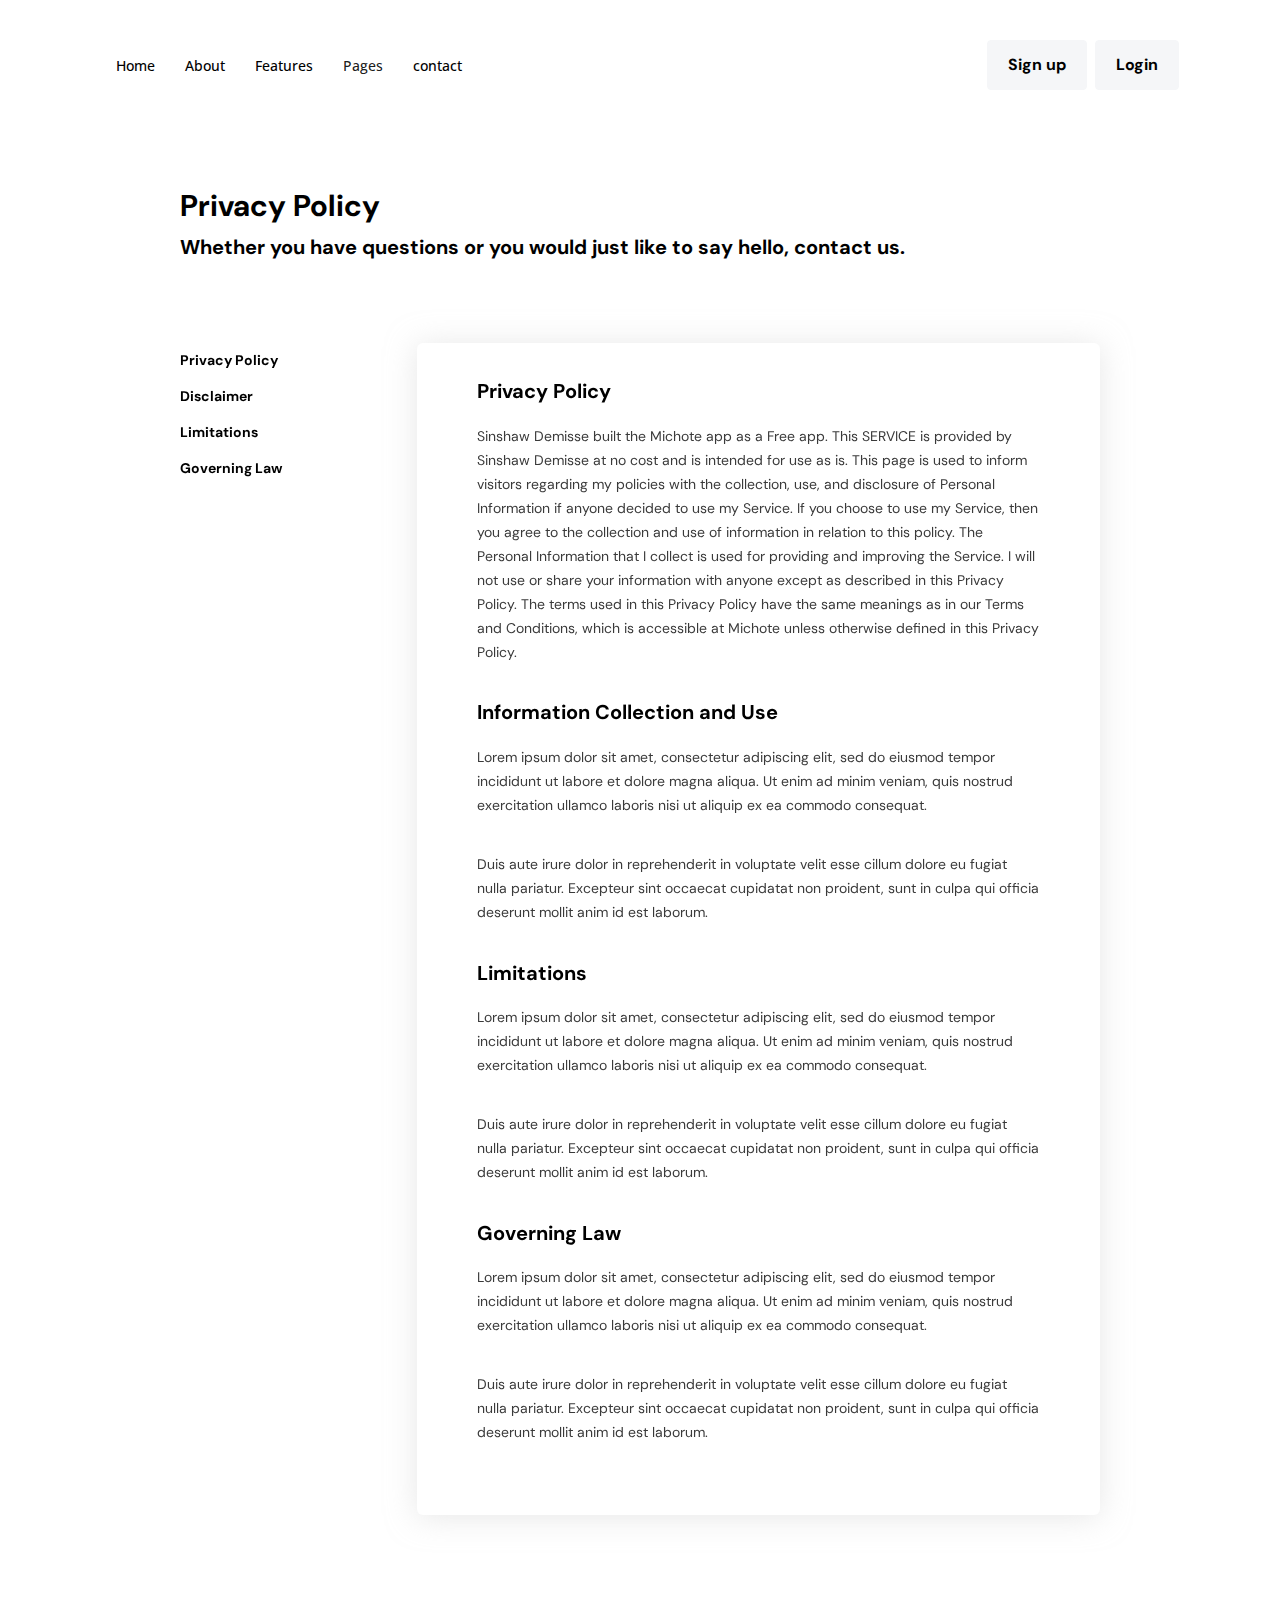
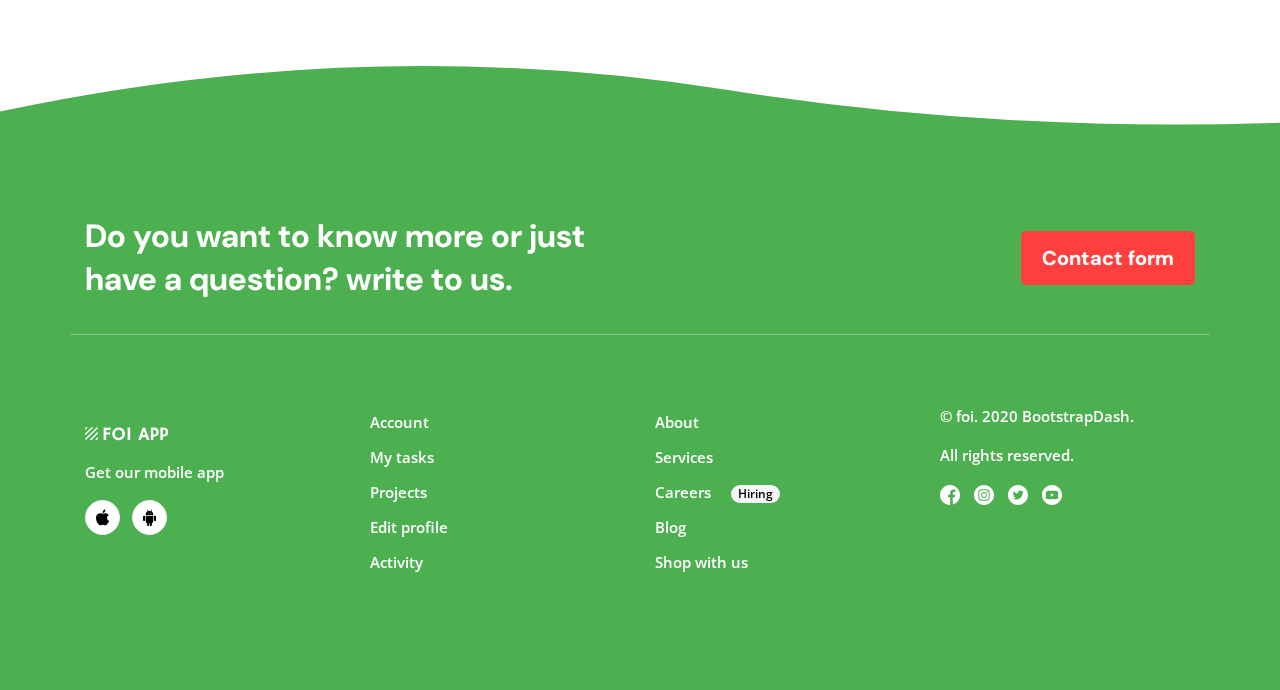
<file: privacy-policy.html>
<!DOCTYPE html>
<html lang="en">

<head>
    <meta charset="UTF-8">
    <meta name="viewport" content="width=device-width, initial-scale=1.0">
    <meta http-equiv="X-UA-Compatible" content="ie=edge">
    <title>FOI App Landing Page</title>
    <link rel="stylesheet" href="assets/vendors/fontawesome-free/css/all.min.css">
    <link rel="stylesheet" href="assets/css/style.css">
</head>

<body>
    <header class="foi-header">
        <div class="container">
            <nav class="navbar navbar-expand-lg navbar-light foi-navbar">
                <!-- <a class="navbar-brand" href="index.html">
                    <img src="assets/images/logo.svg" alt="FOI">
                </a>
                <button class="navbar-toggler d-lg-none" type="button" data-toggle="collapse" data-target="#collapsibleNavId" aria-controls="collapsibleNavId" aria-expanded="false" aria-label="Toggle navigation">
                    <span class="navbar-toggler-icon"></span>
                </button> -->
                <div class="collapse navbar-collapse" id="collapsibleNavId">
                    <ul class="navbar-nav mr-auto mt-2 mt-lg-0">
                        <li class="nav-item">
                            <a class="nav-link" href="index.html">Home</a>
                        </li>
                        <li class="nav-item">
                            <a class="nav-link" href="about.html">About</a>
                        </li>
                        <li class="nav-item">
                            <a class="nav-link" href="features.html">Features</a>
                        </li>
                        <li class="nav-item active dropdown">
                            <a class="nav-link dropdown-toggle" href="#" id="pagesMenu" data-toggle="dropdown" aria-haspopup="true" aria-expanded="false">Pages</a>
                            <div class="dropdown-menu" aria-labelledby="pagesMenu">
                                <a class="dropdown-item" href="blog.html">Blog</a>
                                <a class="dropdown-item" href="login.html">Login</a>
                                <a class="dropdown-item" href="register.html">Register</a>
                                <a class="dropdown-item" href="faq.html">FAQ</a>
                                <a class="dropdown-item" href="404.html">404</a>
                                <a class="dropdown-item" href="careers.html">Careers</a>
                                <a class="dropdown-item" href="blog-single.html">Single blog</a>
                                <a class="dropdown-item" href="privacy-policy.html">Privacy policy <span class="sr-only">(current)</span></a>
                            </div>
                        </li>
                        <li class="nav-item">
                            <a class="nav-link" href="contact.html">contact</a>
                        </li>
                    </ul>
                    <ul class="navbar-nav mt-2 mt-lg-0">
                        <li class="nav-item mr-2 mb-3 mb-lg-0">
                            <a class="btn btn-secondary" href="register.html">Sign up</a>
                        </li>
                        <li class="nav-item">
                            <a class="btn btn-secondary" href="login.html">Login</a>
                        </li>
                    </ul>
                </div>
            </nav>
        </div>
    </header>

    <main>
        <div class="container">
            <div class="row">
                <div class="col-lg-10 offset-lg-1">
                    <section class="page-header">
                        <h2>Privacy Policy</h2>
                        <h5>Whether you have questions or you would just like to say hello, contact us.</h5>
                    </section>
                    <section class="privacy-policy-section">
                        <div class="row">
                            <div class="col-md-3 position-relative">
                                <nav class="nav privay-policy-nav">
                                    <a href="#user-licence" class="nav-link">Privacy Policy</a>
                                    <a href="#disclaimer" class="nav-link">Disclaimer</a>
                                    <a href="#limitations" class="nav-link">Limitations</a>
                                    <a href="#governing-law" class="nav-link">Governing Law</a>
                                </nav>
                            </div>
                            <div class="col-md-9">
                                <div class="privay-policy-card card">
                                    <div class="card-body">
                                        <div id="user-licence">
                                            <h5 class="policy-title">Privacy Policy</h5>
                                            <p>Sinshaw Demisse built the Michote app as a Free app. This SERVICE is provided by Sinshaw Demisse at no cost and is intended for use as is.
                                                This page is used to inform visitors regarding my policies with the collection, use, and disclosure of Personal Information if anyone decided to use my Service.
                                                If you choose to use my Service, then you agree to the collection and use of information in relation to this policy. The Personal Information that I collect is used for providing and improving the Service. I will not use or share your information with anyone except as described in this Privacy Policy.
                                                The terms used in this Privacy Policy have the same meanings as in our Terms and Conditions, which is accessible at Michote unless otherwise defined in this Privacy Policy.</p>
                                            
                                        </div>
                                        <div id="disclaimer">
                                            <h5 class="policy-title">Information Collection and Use</h5>
                                            <p>Lorem ipsum dolor sit amet, consectetur adipiscing elit, sed do eiusmod tempor incididunt ut labore et dolore
                                                magna aliqua. Ut enim ad minim veniam, quis nostrud exercitation ullamco laboris nisi ut aliquip ex ea commodo
                                                consequat.</p>
                                            <p>Duis aute irure dolor in reprehenderit in voluptate velit esse cillum dolore eu fugiat nulla pariatur. Excepteur
                                                sint occaecat cupidatat non proident, sunt in culpa qui officia deserunt mollit anim id est laborum.</p>
                                        </div>
                                        <div id="limitations">
                                            <h5 class="policy-title">Limitations</h5>
                                            <p>Lorem ipsum dolor sit amet, consectetur adipiscing elit, sed do eiusmod tempor incididunt ut labore et dolore
                                                magna aliqua. Ut enim ad minim veniam, quis nostrud exercitation ullamco laboris nisi ut aliquip ex ea commodo
                                                consequat.</p>
                                            <p>Duis aute irure dolor in reprehenderit in voluptate velit esse cillum dolore eu fugiat nulla pariatur. Excepteur
                                                sint occaecat cupidatat non proident, sunt in culpa qui officia deserunt mollit anim id est laborum.</p>
                                        </div>
                                        <div id="governing-law">
                                            <h5 class="policy-title">Governing Law</h5>
                                            <p>Lorem ipsum dolor sit amet, consectetur adipiscing elit, sed do eiusmod tempor incididunt ut labore et dolore
                                                magna aliqua. Ut enim ad minim veniam, quis nostrud exercitation ullamco laboris nisi ut aliquip ex ea commodo
                                                consequat.</p>
                                            <p>Duis aute irure dolor in reprehenderit in voluptate velit esse cillum dolore eu fugiat nulla pariatur. Excepteur
                                                sint occaecat cupidatat non proident, sunt in culpa qui officia deserunt mollit anim id est laborum.</p>
                                        </div>
                                    </div>
                                </div>
                            </div>
                        </div>
                    </section>
                </div>
            </div>
        </div>
    </main>

    <footer class="foi-footer text-white">
        <div class="container">
            <div class="row footer-content">
                <div class="col-xl-6 col-lg-7 col-md-8">
                    <h2 class="mb-0">Do you want to know more or just have a question? write to us.</h2>
                </div>
                <div class="col-md-4 col-lg-5 col-xl-6 py-3 py-md-0 d-md-flex align-items-center justify-content-end">
                    <a href="contact.html" class="btn btn-danger btn-lg">Contact form</a>
                </div>
            </div>
            <div class="row footer-widget-area">
                <div class="col-md-3">
                    <div class="py-3">
                        <img src="assets/images/logo-white.svg" alt="FOI">
                    </div>
                    <p class="font-os font-weight-semibold mb3">Get our mobile app</p>
                    <div>
                        <button class="btn btn-app-download mr-2"><img src="assets/images/ios.svg" alt="App store"></button>
                        <button class="btn btn-app-download"><img src="assets/images/android.svg" alt="play store"></button>
                    </div>
                </div>
                <div class="col-md-3 mt-3 mt-md-0">
                    <nav>
                        <ul class="nav flex-column">
                            <li class="nav-item">
                                <a href="#!" class="nav-link">Account</a>
                            </li>
                            <li class="nav-item">
                                <a href="#!" class="nav-link">My tasks</a>
                            </li>
                            <li class="nav-item">
                                <a href="#!" class="nav-link">Projects</a>
                            </li>
                            <li class="nav-item">
                                <a href="#!" class="nav-link">Edit profile</a>
                            </li>
                            <li class="nav-item">
                                <a href="#!" class="nav-link">Activity</a>
                            </li>
                        </ul>
                    </nav>
                </div>
                <div class="col-md-3 mt-3 mt-md-0">
                    <nav>
                        <ul class="nav flex-column">
                            <li class="nav-item">
                                <a href="#!" class="nav-link">About</a>
                            </li>
                            <li class="nav-item">
                                <a href="#!" class="nav-link">Services</a>
                            </li>
                            <li class="nav-item">
                                <a href="#!" class="nav-link">Careers <span class="badge badge-pill badge-secondary ml-3">Hiring</span></a>
                            </li>
                            <li class="nav-item">
                                <a href="#!" class="nav-link">Blog</a>
                            </li>
                            <li class="nav-item">
                                <a href="#!" class="nav-link">Shop with us</a>
                            </li>
                        </ul>
                    </nav>
                </div>
                <div class="col-md-3 mt-3 mt-md-0">
                    <p>
                        &copy; foi. 2020 <a href="https://www.bootstrapdash.com" target="_blank" rel="noopener noreferrer" class="text-reset">BootstrapDash</a>.
                    </p>
                    <p>All rights reserved.</p>
                    <nav class="social-menu">
                        <a href="#!"><img src="assets/images/facebook.svg" alt="facebook"></a>
                        <a href="#!"><img src="assets/images/instagram.svg" alt="instagram"></a>
                        <a href="#!"><img src="assets/images/twitter.svg" alt="twitter"></a>
                        <a href="#!"><img src="assets/images/youtube.svg" alt="youtube"></a>
                    </nav>
                </div>
            </div>
        </div>
    </footer>
    <script src="assets/vendors/jquery/jquery.min.js"></script>
    <script src="assets/vendors/popper.js/popper.min.js"></script>
    <script src="assets/vendors/bootstrap/dist/js/bootstrap.min.js"></script>
</body>

</html>
</file>
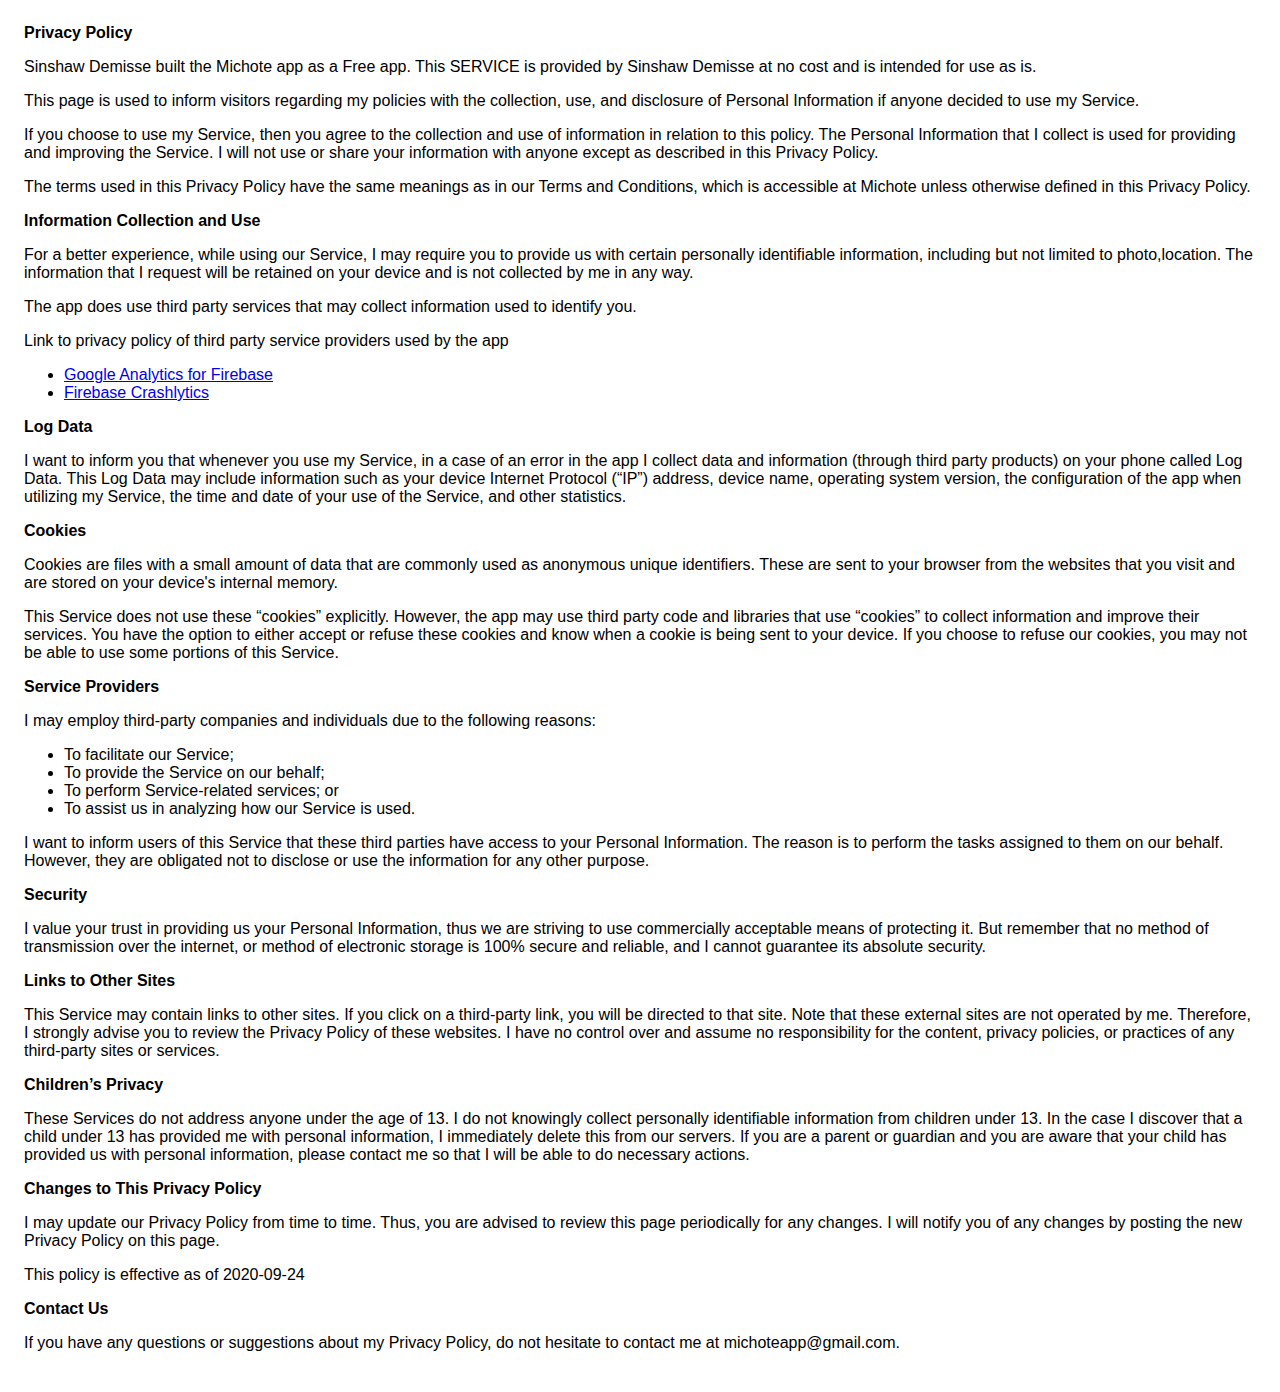
<file: privacy.html>
<!DOCTYPE html>
    <html>
    <head>
      <meta charset='utf-8'>
      <meta name='viewport' content='width=device-width'>
      <title>Privacy Policy</title>
      <style> body { font-family: 'Helvetica Neue', Helvetica, Arial, sans-serif; padding:1em; } </style>
    </head>
    <body>
    <strong>Privacy Policy</strong> <p>
                  Sinshaw Demisse built the Michote app as
                  a Free app. This SERVICE is provided by
                  Sinshaw Demisse at no cost and is intended for use as
                  is.
                </p> <p>
                  This page is used to inform visitors regarding my
                  policies with the collection, use, and disclosure of Personal
                  Information if anyone decided to use my Service.
                </p> <p>
                  If you choose to use my Service, then you agree to
                  the collection and use of information in relation to this
                  policy. The Personal Information that I collect is
                  used for providing and improving the Service. I will not use or share your information with
                  anyone except as described in this Privacy Policy.
                </p> <p>
                  The terms used in this Privacy Policy have the same meanings
                  as in our Terms and Conditions, which is accessible at
                  Michote unless otherwise defined in this Privacy Policy.
                </p> <p><strong>Information Collection and Use</strong></p> <p>
                  For a better experience, while using our Service, I
                  may require you to provide us with certain personally
                  identifiable information, including but not limited to photo,location. The information that
                  I request will be retained on your device and is not collected by me in any way.
                </p> <div><p>
                    The app does use third party services that may collect
                    information used to identify you.
                  </p> <p>
                    Link to privacy policy of third party service providers used
                    by the app
                  </p> <ul><!----><!----><li><a href="https://firebase.google.com/policies/analytics" target="_blank" rel="noopener noreferrer">Google Analytics for Firebase</a></li><li><a href="https://firebase.google.com/support/privacy/" target="_blank" rel="noopener noreferrer">Firebase Crashlytics</a></li><!----><!----><!----><!----><!----><!----><!----><!----><!----><!----><!----><!----><!----><!----><!----><!----><!----><!----><!----><!----></ul></div> <p><strong>Log Data</strong></p> <p>
                  I want to inform you that whenever you
                  use my Service, in a case of an error in the app
                  I collect data and information (through third party
                  products) on your phone called Log Data. This Log Data may
                  include information such as your device Internet Protocol
                  (“IP”) address, device name, operating system version, the
                  configuration of the app when utilizing my Service,
                  the time and date of your use of the Service, and other
                  statistics.
                </p> <p><strong>Cookies</strong></p> <p>
                  Cookies are files with a small amount of data that are
                  commonly used as anonymous unique identifiers. These are sent
                  to your browser from the websites that you visit and are
                  stored on your device's internal memory.
                </p> <p>
                  This Service does not use these “cookies” explicitly. However,
                  the app may use third party code and libraries that use
                  “cookies” to collect information and improve their services.
                  You have the option to either accept or refuse these cookies
                  and know when a cookie is being sent to your device. If you
                  choose to refuse our cookies, you may not be able to use some
                  portions of this Service.
                </p> <p><strong>Service Providers</strong></p> <p>
                  I may employ third-party companies and
                  individuals due to the following reasons:
                </p> <ul><li>To facilitate our Service;</li> <li>To provide the Service on our behalf;</li> <li>To perform Service-related services; or</li> <li>To assist us in analyzing how our Service is used.</li></ul> <p>
                  I want to inform users of this Service
                  that these third parties have access to your Personal
                  Information. The reason is to perform the tasks assigned to
                  them on our behalf. However, they are obligated not to
                  disclose or use the information for any other purpose.
                </p> <p><strong>Security</strong></p> <p>
                  I value your trust in providing us your
                  Personal Information, thus we are striving to use commercially
                  acceptable means of protecting it. But remember that no method
                  of transmission over the internet, or method of electronic
                  storage is 100% secure and reliable, and I cannot
                  guarantee its absolute security.
                </p> <p><strong>Links to Other Sites</strong></p> <p>
                  This Service may contain links to other sites. If you click on
                  a third-party link, you will be directed to that site. Note
                  that these external sites are not operated by me.
                  Therefore, I strongly advise you to review the
                  Privacy Policy of these websites. I have
                  no control over and assume no responsibility for the content,
                  privacy policies, or practices of any third-party sites or
                  services.
                </p> <p><strong>Children’s Privacy</strong></p> <p>
                  These Services do not address anyone under the age of 13.
                  I do not knowingly collect personally
                  identifiable information from children under 13. In the case
                  I discover that a child under 13 has provided
                  me with personal information, I immediately
                  delete this from our servers. If you are a parent or guardian
                  and you are aware that your child has provided us with
                  personal information, please contact me so that
                  I will be able to do necessary actions.
                </p> <p><strong>Changes to This Privacy Policy</strong></p> <p>
                  I may update our Privacy Policy from
                  time to time. Thus, you are advised to review this page
                  periodically for any changes. I will
                  notify you of any changes by posting the new Privacy Policy on
                  this page.
                </p> <p>This policy is effective as of 2020-09-24</p> <p><strong>Contact Us</strong></p> <p>
                  If you have any questions or suggestions about my
                  Privacy Policy, do not hesitate to contact me at michoteapp@gmail.com.
                </p>
                 <!-- <p>
                  This privacy policy page was created at
                  <a href="https://privacypolicytemplate.net" target="_blank" rel="noopener noreferrer">privacypolicytemplate.net</a>
                  and modified/generated by
                  <a href="https://app-privacy-policy-generator.firebaseapp.com/" target="_blank" rel="noopener noreferrer">App Privacy Policy Generator</a></p> -->
    </body>
    </html>
</file>
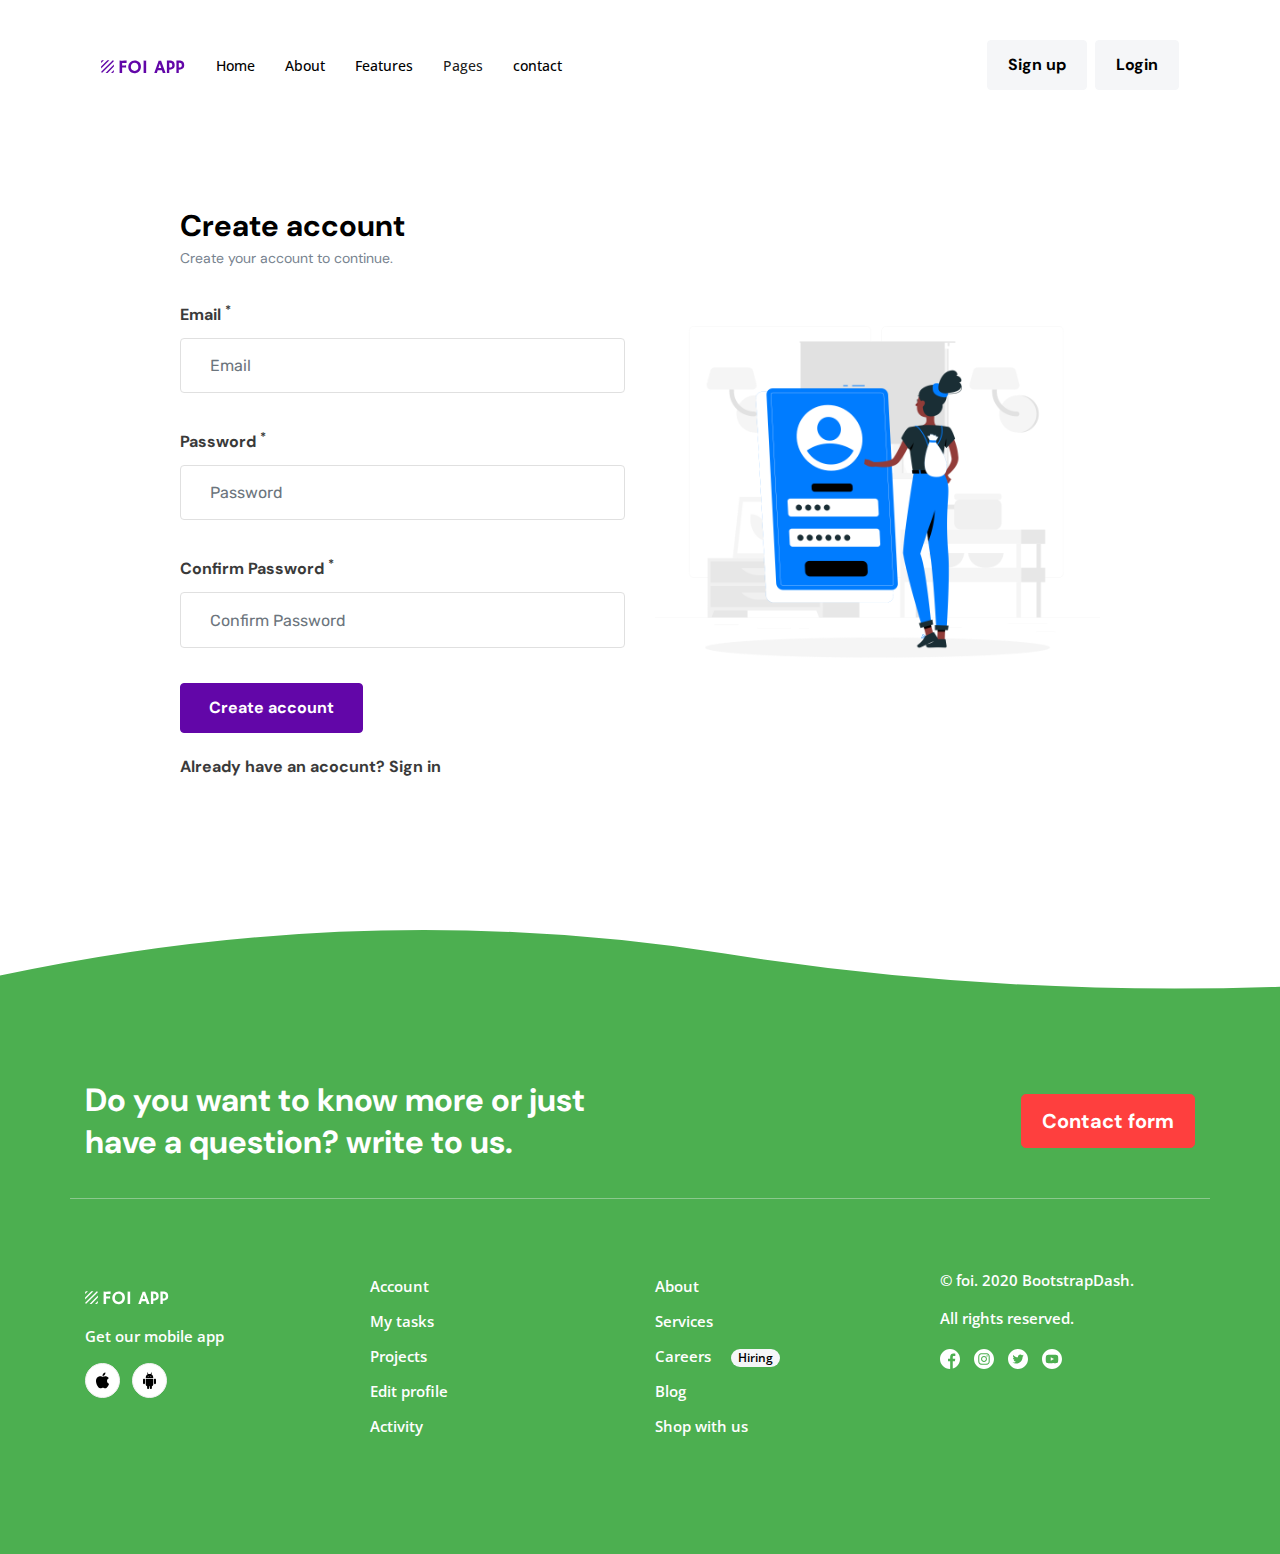
<file: register.html>
<!DOCTYPE html>
<html lang="en">

<head>
    <meta charset="UTF-8">
    <meta name="viewport" content="width=device-width, initial-scale=1.0">
    <meta http-equiv="X-UA-Compatible" content="ie=edge">
    <title>FOI App Landing Page</title>
    <link rel="stylesheet" href="assets/vendors/fontawesome-free/css/all.min.css">
    <link rel="stylesheet" href="assets/css/style.css">
</head>

<body>
    <header class="foi-header">
        <div class="container">
            <nav class="navbar navbar-expand-lg navbar-light foi-navbar">
                <a class="navbar-brand" href="index.html">
                    <img src="assets/images/logo.svg" alt="FOI">
                </a>
                <button class="navbar-toggler d-lg-none" type="button" data-toggle="collapse" data-target="#collapsibleNavId" aria-controls="collapsibleNavId" aria-expanded="false" aria-label="Toggle navigation">
                    <span class="navbar-toggler-icon"></span>
                </button>
                <div class="collapse navbar-collapse" id="collapsibleNavId">
                    <ul class="navbar-nav mr-auto mt-2 mt-lg-0">
                        <li class="nav-item">
                            <a class="nav-link" href="index.html">Home</a>
                        </li>
                        <li class="nav-item">
                            <a class="nav-link" href="about.html">About</a>
                        </li>
                        <li class="nav-item">
                            <a class="nav-link" href="features.html">Features</a>
                        </li>
                        <li class="nav-item active dropdown">
                            <a class="nav-link dropdown-toggle" href="#" id="pagesMenu" data-toggle="dropdown" aria-haspopup="true" aria-expanded="false">Pages</a>
                            <div class="dropdown-menu" aria-labelledby="pagesMenu">
                                <a class="dropdown-item" href="blog.html">Blog</a>
                                <a class="dropdown-item" href="login.html">Login</a>
                                <a class="dropdown-item" href="register.html">Register <span class="sr-only">(current)</span></a>
                                <a class="dropdown-item" href="faq.html">FAQ</a>
                                <a class="dropdown-item" href="404.html">404</a>
                                <a class="dropdown-item" href="careers.html">Careers</a>
                                <a class="dropdown-item" href="blog-single.html">Single blog</a>
                                <a class="dropdown-item" href="privacy-policy.html">Privacy Policy</a>
                            </div>
                        </li>
                        <li class="nav-item">
                            <a class="nav-link" href="contact.html">contact</a>
                        </li>
                    </ul>
                    <ul class="navbar-nav mt-2 mt-lg-0">
                        <li class="nav-item mr-2 mb-3 mb-lg-0">
                            <a class="btn btn-secondary" href="register.html">Sign up</a>
                        </li>
                        <li class="nav-item">
                            <a class="btn btn-secondary" href="login.html">Login</a>
                        </li>
                    </ul>
                </div>
            </nav>
        </div>
    </header>

    <main class="page-auth">
        <div class="container">
            <div class="row">
                <div class="col-lg-10 offset-lg-1">
                    <section class="auth-wrapper">
                        <div class="row">
                            <div class="col-md-6 mb-4 mb-md-0">
                                <h2 class="auth-section-title">Create account</h2>
                                <p class="auth-section-subtitle">Create your account to continue.</p>
                                <form action="/login.html" method="POST">
                                    <div class="form-group">
                                        <label for="email">Email <sup>*</sup></label>
                                        <input type="email" class="form-control" id="email" name="email" placeholder="Email">
                                    </div>
                                    <div class="form-group">
                                        <label for="password">Password <sup>*</sup></label>
                                        <input type="password" class="form-control" id="password" name="password" placeholder="Password">
                                    </div>
                                    <div class="form-group">
                                        <label for="confirmPassword">Confirm Password <sup>*</sup></label>
                                        <input type="password" class="form-control" id="confirmPassword" name="confirmPassword" placeholder="Confirm Password">
                                    </div>
                                    <button class="btn btn-primary btn-auth-submit" type="submit">Create account</button>
                                </form>
                                <p class="mb-0">
                                    <a href="login.html" class="text-dark font-weight-bold">Already have an acocunt? Sign in</a>
                                </p>
                            </div>
                            <div class="col-md-6 d-flex align-items-center">
                                <img src="assets/images/Register.png" alt="login" class="img-fluid">
                            </div>
                        </div>
                    </section>
                </div>
            </div>
        </div>
    </main>

    <footer class="foi-footer text-white">
        <div class="container">
            <div class="row footer-content">
                <div class="col-xl-6 col-lg-7 col-md-8">
                    <h2 class="mb-0">Do you want to know more or just have a question? write to us.</h2>
                </div>
                <div class="col-md-4 col-lg-5 col-xl-6 py-3 py-md-0 d-md-flex align-items-center justify-content-end">
                    <a href="contact.html" class="btn btn-danger btn-lg">Contact form</a>
                </div>
            </div>
            <div class="row footer-widget-area">
                <div class="col-md-3">
                    <div class="py-3">
                        <img src="assets/images/logo-white.svg" alt="FOI">
                    </div>
                    <p class="font-os font-weight-semibold mb3">Get our mobile app</p>
                    <div>
                        <button class="btn btn-app-download mr-2"><img src="assets/images/ios.svg" alt="App store"></button>
                        <button class="btn btn-app-download"><img src="assets/images/android.svg" alt="play store"></button>
                    </div>
                </div>
                <div class="col-md-3 mt-3 mt-md-0">
                    <nav>
                        <ul class="nav flex-column">
                            <li class="nav-item">
                                <a href="#!" class="nav-link">Account</a>
                            </li>
                            <li class="nav-item">
                                <a href="#!" class="nav-link">My tasks</a>
                            </li>
                            <li class="nav-item">
                                <a href="#!" class="nav-link">Projects</a>
                            </li>
                            <li class="nav-item">
                                <a href="#!" class="nav-link">Edit profile</a>
                            </li>
                            <li class="nav-item">
                                <a href="#!" class="nav-link">Activity</a>
                            </li>
                        </ul>
                    </nav>
                </div>
                <div class="col-md-3 mt-3 mt-md-0">
                    <nav>
                        <ul class="nav flex-column">
                            <li class="nav-item">
                                <a href="#!" class="nav-link">About</a>
                            </li>
                            <li class="nav-item">
                                <a href="#!" class="nav-link">Services</a>
                            </li>
                            <li class="nav-item">
                                <a href="#!" class="nav-link">Careers <span class="badge badge-pill badge-secondary ml-3">Hiring</span></a>
                            </li>
                            <li class="nav-item">
                                <a href="#!" class="nav-link">Blog</a>
                            </li>
                            <li class="nav-item">
                                <a href="#!" class="nav-link">Shop with us</a>
                            </li>
                        </ul>
                    </nav>
                </div>
                <div class="col-md-3 mt-3 mt-md-0">
                    <p>
                        &copy; foi. 2020 <a href="https://www.bootstrapdash.com" target="_blank" rel="noopener noreferrer" class="text-reset">BootstrapDash</a>.
                    </p>
                    <p>All rights reserved.</p>
                    <nav class="social-menu">
                        <a href="#!"><img src="assets/images/facebook.svg" alt="facebook"></a>
                        <a href="#!"><img src="assets/images/instagram.svg" alt="instagram"></a>
                        <a href="#!"><img src="assets/images/twitter.svg" alt="twitter"></a>
                        <a href="#!"><img src="assets/images/youtube.svg" alt="youtube"></a>
                    </nav>
                </div>
            </div>
        </div>
    </footer>
    <script src="assets/vendors/jquery/jquery.min.js"></script>
    <script src="assets/vendors/popper.js/popper.min.js"></script>
    <script src="assets/vendors/bootstrap/dist/js/bootstrap.min.js"></script>
</body>

</html>
</file>
<file: assets/css/style.css>
@import url("https://fonts.googleapis.com/css?family=Open+Sans:400,600,700&display=swap");
@import url("https://fonts.googleapis.com/css?family=DM+Sans:400,700&display=swap");
@import url("https://fonts.googleapis.com/css?family=Rubik&display=swap");
/*!
 * Bootstrap v4.4.1 (https://getbootstrap.com/)
 * Copyright 2011-2019 The Bootstrap Authors
 * Copyright 2011-2019 Twitter, Inc.
 * Licensed under MIT (https://github.com/twbs/bootstrap/blob/master/LICENSE)
 */
:root {
  --blue: #007bff;
  --indigo: #6610f2;
  --purple: #6f42c1;
  --pink: #e83e8c;
  --red: #dc3545;
  --orange: #fd7e14;
  --yellow: #ffc107;
  --green: #28a745;
  --teal: #20c997;
  --cyan: #17a2b8;
  --white: #ffffff;
  --gray: #989898;
  --gray-dark: #343a40;
  --primary: #6206a8;
  --secondary: #f5f6f8;
  --success: #34ad80;
  --info: #0684fe;
  --warning: #f7b731;
  --danger: #fe3f3e;
  --light: #f8f9fa;
  --dark: #3a3a3a;
  --breakpoint-xs: 0;
  --breakpoint-sm: 576px;
  --breakpoint-md: 768px;
  --breakpoint-lg: 992px;
  --breakpoint-xl: 1200px;
  --font-family-sans-serif: -apple-system, BlinkMacSystemFont, "Segoe UI", Roboto, "Helvetica Neue", Arial, "Noto Sans", sans-serif, "Apple Color Emoji", "Segoe UI Emoji", "Segoe UI Symbol", "Noto Color Emoji";
  --font-family-monospace: SFMono-Regular, Menlo, Monaco, Consolas, "Liberation Mono", "Courier New", monospace; }

*,
*::before,
*::after {
  box-sizing: border-box; }

html {
  font-family: sans-serif;
  line-height: 1.15;
  -webkit-text-size-adjust: 100%;
  -webkit-tap-highlight-color: rgba(0, 0, 0, 0); }

article, aside, figcaption, figure, footer, header, hgroup, main, nav, section {
  display: block; }

body {
  margin: 0;
  font-family: "DM Sans";
  font-size: 1rem;
  font-weight: 400;
  line-height: 1.5;
  color: #000000;
  text-align: left;
  background-color: #ffffff; }

[tabindex="-1"]:focus:not(:focus-visible) {
  outline: 0 !important; }

hr {
  box-sizing: content-box;
  height: 0;
  overflow: visible; }

h1, h2, h3, h4, h5, h6 {
  margin-top: 0;
  margin-bottom: 0.5rem; }

p {
  margin-top: 0;
  margin-bottom: 1rem; }

abbr[title],
abbr[data-original-title] {
  text-decoration: underline;
  -webkit-text-decoration: underline dotted;
          text-decoration: underline dotted;
  cursor: help;
  border-bottom: 0;
  -webkit-text-decoration-skip-ink: none;
          text-decoration-skip-ink: none; }

address {
  margin-bottom: 1rem;
  font-style: normal;
  line-height: inherit; }

ol,
ul,
dl {
  margin-top: 0;
  margin-bottom: 1rem; }

ol ol,
ul ul,
ol ul,
ul ol {
  margin-bottom: 0; }

dt {
  font-weight: 700; }

dd {
  margin-bottom: .5rem;
  margin-left: 0; }

blockquote {
  margin: 0 0 1rem; }

b,
strong {
  font-weight: bolder; }

small {
  font-size: 80%; }

sub,
sup {
  position: relative;
  font-size: 75%;
  line-height: 0;
  vertical-align: baseline; }

sub {
  bottom: -.25em; }

sup {
  top: -.5em; }

a {
  color: #007bff;
  text-decoration: none;
  background-color: transparent; }
  a:hover {
    color: #0056b3;
    text-decoration: underline; }

a:not([href]) {
  color: inherit;
  text-decoration: none; }
  a:not([href]):hover {
    color: inherit;
    text-decoration: none; }

pre,
code,
kbd,
samp {
  font-family: SFMono-Regular, Menlo, Monaco, Consolas, "Liberation Mono", "Courier New", monospace;
  font-size: 1em; }

pre {
  margin-top: 0;
  margin-bottom: 1rem;
  overflow: auto; }

figure {
  margin: 0 0 1rem; }

img {
  vertical-align: middle;
  border-style: none; }

svg {
  overflow: hidden;
  vertical-align: middle; }

table {
  border-collapse: collapse; }

caption {
  padding-top: 0.75rem;
  padding-bottom: 0.75rem;
  color: #6c757d;
  text-align: left;
  caption-side: bottom; }

th {
  text-align: inherit; }

label {
  display: inline-block;
  margin-bottom: 0.5rem; }

button {
  border-radius: 0; }

button:focus {
  outline: 1px dotted;
  outline: 5px auto -webkit-focus-ring-color; }

input,
button,
select,
optgroup,
textarea {
  margin: 0;
  font-family: inherit;
  font-size: inherit;
  line-height: inherit; }

button,
input {
  overflow: visible; }

button,
select {
  text-transform: none; }

select {
  word-wrap: normal; }

button,
[type="button"],
[type="reset"],
[type="submit"] {
  -webkit-appearance: button; }

button:not(:disabled),
[type="button"]:not(:disabled),
[type="reset"]:not(:disabled),
[type="submit"]:not(:disabled) {
  cursor: pointer; }

button::-moz-focus-inner,
[type="button"]::-moz-focus-inner,
[type="reset"]::-moz-focus-inner,
[type="submit"]::-moz-focus-inner {
  padding: 0;
  border-style: none; }

input[type="radio"],
input[type="checkbox"] {
  box-sizing: border-box;
  padding: 0; }

input[type="date"],
input[type="time"],
input[type="datetime-local"],
input[type="month"] {
  -webkit-appearance: listbox; }

textarea {
  overflow: auto;
  resize: vertical; }

fieldset {
  min-width: 0;
  padding: 0;
  margin: 0;
  border: 0; }

legend {
  display: block;
  width: 100%;
  max-width: 100%;
  padding: 0;
  margin-bottom: .5rem;
  font-size: 1.5rem;
  line-height: inherit;
  color: inherit;
  white-space: normal; }

progress {
  vertical-align: baseline; }

[type="number"]::-webkit-inner-spin-button,
[type="number"]::-webkit-outer-spin-button {
  height: auto; }

[type="search"] {
  outline-offset: -2px;
  -webkit-appearance: none; }

[type="search"]::-webkit-search-decoration {
  -webkit-appearance: none; }

::-webkit-file-upload-button {
  font: inherit;
  -webkit-appearance: button; }

output {
  display: inline-block; }

summary {
  display: list-item;
  cursor: pointer; }

template {
  display: none; }

[hidden] {
  display: none !important; }

h1, h2, h3, h4, h5, h6,
.h1, .h2, .h3, .h4, .h5, .h6 {
  margin-bottom: 0.5rem;
  font-weight: 700;
  line-height: 1.5; }

h1, .h1 {
  font-size: 2.5rem; }

h2, .h2 {
  font-size: 2rem; }

h3, .h3 {
  font-size: 1.75rem; }

h4, .h4 {
  font-size: 1.5rem; }

h5, .h5 {
  font-size: 1.25rem; }

h6, .h6 {
  font-size: 1rem; }

.lead {
  font-size: 1.25rem;
  font-weight: 300; }

.display-1 {
  font-size: 6rem;
  font-weight: 300;
  line-height: 1.2; }

.display-2 {
  font-size: 5.5rem;
  font-weight: 300;
  line-height: 1.2; }

.display-3 {
  font-size: 4.5rem;
  font-weight: 300;
  line-height: 1.2; }

.display-4 {
  font-size: 3.5rem;
  font-weight: 300;
  line-height: 1.2; }

hr {
  margin-top: 1rem;
  margin-bottom: 1rem;
  border: 0;
  border-top: 1px solid rgba(0, 0, 0, 0.1); }

small,
.small {
  font-size: 80%;
  font-weight: 400; }

mark,
.mark {
  padding: 0.2em;
  background-color: #fcf8e3; }

.list-unstyled {
  padding-left: 0;
  list-style: none; }

.list-inline {
  padding-left: 0;
  list-style: none; }

.list-inline-item {
  display: inline-block; }
  .list-inline-item:not(:last-child) {
    margin-right: 0.5rem; }

.initialism {
  font-size: 90%;
  text-transform: uppercase; }

.blockquote {
  margin-bottom: 1rem;
  font-size: 1.25rem; }

.blockquote-footer {
  display: block;
  font-size: 80%;
  color: #6c757d; }
  .blockquote-footer::before {
    content: "\2014\00A0"; }

.img-fluid {
  max-width: 100%;
  height: auto; }

.img-thumbnail {
  padding: 0.25rem;
  background-color: #fff;
  border: 1px solid #dee2e6;
  border-radius: 0.25rem;
  max-width: 100%;
  height: auto; }

.figure {
  display: inline-block; }

.figure-img {
  margin-bottom: 0.5rem;
  line-height: 1; }

.figure-caption {
  font-size: 90%;
  color: #6c757d; }

code {
  font-size: 87.5%;
  color: #e83e8c;
  word-wrap: break-word; }
  a > code {
    color: inherit; }

kbd {
  padding: 0.2rem 0.4rem;
  font-size: 87.5%;
  color: #fff;
  background-color: #212529;
  border-radius: 0.2rem; }
  kbd kbd {
    padding: 0;
    font-size: 100%;
    font-weight: 700; }

pre {
  display: block;
  font-size: 87.5%;
  color: #212529; }
  pre code {
    font-size: inherit;
    color: inherit;
    word-break: normal; }

.pre-scrollable {
  max-height: 340px;
  overflow-y: scroll; }

.container {
  width: 100%;
  padding-right: 15px;
  padding-left: 15px;
  margin-right: auto;
  margin-left: auto; }
  @media (min-width: 576px) {
    .container {
      max-width: 540px; } }
  @media (min-width: 768px) {
    .container {
      max-width: 720px; } }
  @media (min-width: 992px) {
    .container {
      max-width: 960px; } }
  @media (min-width: 1200px) {
    .container {
      max-width: 1140px; } }

.container-fluid, .container-sm, .container-md, .container-lg, .container-xl {
  width: 100%;
  padding-right: 15px;
  padding-left: 15px;
  margin-right: auto;
  margin-left: auto; }

@media (min-width: 576px) {
  .container, .container-sm {
    max-width: 540px; } }

@media (min-width: 768px) {
  .container, .container-sm, .container-md {
    max-width: 720px; } }

@media (min-width: 992px) {
  .container, .container-sm, .container-md, .container-lg {
    max-width: 960px; } }

@media (min-width: 1200px) {
  .container, .container-sm, .container-md, .container-lg, .container-xl {
    max-width: 1140px; } }

.row {
  display: flex;
  flex-wrap: wrap;
  margin-right: -15px;
  margin-left: -15px; }

.no-gutters {
  margin-right: 0;
  margin-left: 0; }
  .no-gutters > .col,
  .no-gutters > [class*="col-"] {
    padding-right: 0;
    padding-left: 0; }

.col-1, .col-2, .col-3, .col-4, .col-5, .col-6, .col-7, .col-8, .col-9, .col-10, .col-11, .col-12, .col,
.col-auto, .col-sm-1, .col-sm-2, .col-sm-3, .col-sm-4, .col-sm-5, .col-sm-6, .col-sm-7, .col-sm-8, .col-sm-9, .col-sm-10, .col-sm-11, .col-sm-12, .col-sm,
.col-sm-auto, .col-md-1, .col-md-2, .col-md-3, .col-md-4, .col-md-5, .col-md-6, .col-md-7, .col-md-8, .col-md-9, .col-md-10, .col-md-11, .col-md-12, .col-md,
.col-md-auto, .col-lg-1, .col-lg-2, .col-lg-3, .col-lg-4, .col-lg-5, .col-lg-6, .col-lg-7, .col-lg-8, .col-lg-9, .col-lg-10, .col-lg-11, .col-lg-12, .col-lg,
.col-lg-auto, .col-xl-1, .col-xl-2, .col-xl-3, .col-xl-4, .col-xl-5, .col-xl-6, .col-xl-7, .col-xl-8, .col-xl-9, .col-xl-10, .col-xl-11, .col-xl-12, .col-xl,
.col-xl-auto {
  position: relative;
  width: 100%;
  padding-right: 15px;
  padding-left: 15px; }

.col {
  flex-basis: 0;
  flex-grow: 1;
  max-width: 100%; }

.row-cols-1 > * {
  flex: 0 0 100%;
  max-width: 100%; }

.row-cols-2 > * {
  flex: 0 0 50%;
  max-width: 50%; }

.row-cols-3 > * {
  flex: 0 0 33.33333%;
  max-width: 33.33333%; }

.row-cols-4 > * {
  flex: 0 0 25%;
  max-width: 25%; }

.row-cols-5 > * {
  flex: 0 0 20%;
  max-width: 20%; }

.row-cols-6 > * {
  flex: 0 0 16.66667%;
  max-width: 16.66667%; }

.col-auto {
  flex: 0 0 auto;
  width: auto;
  max-width: 100%; }

.col-1 {
  flex: 0 0 8.33333%;
  max-width: 8.33333%; }

.col-2 {
  flex: 0 0 16.66667%;
  max-width: 16.66667%; }

.col-3 {
  flex: 0 0 25%;
  max-width: 25%; }

.col-4 {
  flex: 0 0 33.33333%;
  max-width: 33.33333%; }

.col-5 {
  flex: 0 0 41.66667%;
  max-width: 41.66667%; }

.col-6 {
  flex: 0 0 50%;
  max-width: 50%; }

.col-7 {
  flex: 0 0 58.33333%;
  max-width: 58.33333%; }

.col-8 {
  flex: 0 0 66.66667%;
  max-width: 66.66667%; }

.col-9 {
  flex: 0 0 75%;
  max-width: 75%; }

.col-10 {
  flex: 0 0 83.33333%;
  max-width: 83.33333%; }

.col-11 {
  flex: 0 0 91.66667%;
  max-width: 91.66667%; }

.col-12 {
  flex: 0 0 100%;
  max-width: 100%; }

.order-first {
  order: -1; }

.order-last {
  order: 13; }

.order-0 {
  order: 0; }

.order-1 {
  order: 1; }

.order-2 {
  order: 2; }

.order-3 {
  order: 3; }

.order-4 {
  order: 4; }

.order-5 {
  order: 5; }

.order-6 {
  order: 6; }

.order-7 {
  order: 7; }

.order-8 {
  order: 8; }

.order-9 {
  order: 9; }

.order-10 {
  order: 10; }

.order-11 {
  order: 11; }

.order-12 {
  order: 12; }

.offset-1 {
  margin-left: 8.33333%; }

.offset-2 {
  margin-left: 16.66667%; }

.offset-3 {
  margin-left: 25%; }

.offset-4 {
  margin-left: 33.33333%; }

.offset-5 {
  margin-left: 41.66667%; }

.offset-6 {
  margin-left: 50%; }

.offset-7 {
  margin-left: 58.33333%; }

.offset-8 {
  margin-left: 66.66667%; }

.offset-9 {
  margin-left: 75%; }

.offset-10 {
  margin-left: 83.33333%; }

.offset-11 {
  margin-left: 91.66667%; }

@media (min-width: 576px) {
  .col-sm {
    flex-basis: 0;
    flex-grow: 1;
    max-width: 100%; }
  .row-cols-sm-1 > * {
    flex: 0 0 100%;
    max-width: 100%; }
  .row-cols-sm-2 > * {
    flex: 0 0 50%;
    max-width: 50%; }
  .row-cols-sm-3 > * {
    flex: 0 0 33.33333%;
    max-width: 33.33333%; }
  .row-cols-sm-4 > * {
    flex: 0 0 25%;
    max-width: 25%; }
  .row-cols-sm-5 > * {
    flex: 0 0 20%;
    max-width: 20%; }
  .row-cols-sm-6 > * {
    flex: 0 0 16.66667%;
    max-width: 16.66667%; }
  .col-sm-auto {
    flex: 0 0 auto;
    width: auto;
    max-width: 100%; }
  .col-sm-1 {
    flex: 0 0 8.33333%;
    max-width: 8.33333%; }
  .col-sm-2 {
    flex: 0 0 16.66667%;
    max-width: 16.66667%; }
  .col-sm-3 {
    flex: 0 0 25%;
    max-width: 25%; }
  .col-sm-4 {
    flex: 0 0 33.33333%;
    max-width: 33.33333%; }
  .col-sm-5 {
    flex: 0 0 41.66667%;
    max-width: 41.66667%; }
  .col-sm-6 {
    flex: 0 0 50%;
    max-width: 50%; }
  .col-sm-7 {
    flex: 0 0 58.33333%;
    max-width: 58.33333%; }
  .col-sm-8 {
    flex: 0 0 66.66667%;
    max-width: 66.66667%; }
  .col-sm-9 {
    flex: 0 0 75%;
    max-width: 75%; }
  .col-sm-10 {
    flex: 0 0 83.33333%;
    max-width: 83.33333%; }
  .col-sm-11 {
    flex: 0 0 91.66667%;
    max-width: 91.66667%; }
  .col-sm-12 {
    flex: 0 0 100%;
    max-width: 100%; }
  .order-sm-first {
    order: -1; }
  .order-sm-last {
    order: 13; }
  .order-sm-0 {
    order: 0; }
  .order-sm-1 {
    order: 1; }
  .order-sm-2 {
    order: 2; }
  .order-sm-3 {
    order: 3; }
  .order-sm-4 {
    order: 4; }
  .order-sm-5 {
    order: 5; }
  .order-sm-6 {
    order: 6; }
  .order-sm-7 {
    order: 7; }
  .order-sm-8 {
    order: 8; }
  .order-sm-9 {
    order: 9; }
  .order-sm-10 {
    order: 10; }
  .order-sm-11 {
    order: 11; }
  .order-sm-12 {
    order: 12; }
  .offset-sm-0 {
    margin-left: 0; }
  .offset-sm-1 {
    margin-left: 8.33333%; }
  .offset-sm-2 {
    margin-left: 16.66667%; }
  .offset-sm-3 {
    margin-left: 25%; }
  .offset-sm-4 {
    margin-left: 33.33333%; }
  .offset-sm-5 {
    margin-left: 41.66667%; }
  .offset-sm-6 {
    margin-left: 50%; }
  .offset-sm-7 {
    margin-left: 58.33333%; }
  .offset-sm-8 {
    margin-left: 66.66667%; }
  .offset-sm-9 {
    margin-left: 75%; }
  .offset-sm-10 {
    margin-left: 83.33333%; }
  .offset-sm-11 {
    margin-left: 91.66667%; } }

@media (min-width: 768px) {
  .col-md {
    flex-basis: 0;
    flex-grow: 1;
    max-width: 100%; }
  .row-cols-md-1 > * {
    flex: 0 0 100%;
    max-width: 100%; }
  .row-cols-md-2 > * {
    flex: 0 0 50%;
    max-width: 50%; }
  .row-cols-md-3 > * {
    flex: 0 0 33.33333%;
    max-width: 33.33333%; }
  .row-cols-md-4 > * {
    flex: 0 0 25%;
    max-width: 25%; }
  .row-cols-md-5 > * {
    flex: 0 0 20%;
    max-width: 20%; }
  .row-cols-md-6 > * {
    flex: 0 0 16.66667%;
    max-width: 16.66667%; }
  .col-md-auto {
    flex: 0 0 auto;
    width: auto;
    max-width: 100%; }
  .col-md-1 {
    flex: 0 0 8.33333%;
    max-width: 8.33333%; }
  .col-md-2 {
    flex: 0 0 16.66667%;
    max-width: 16.66667%; }
  .col-md-3 {
    flex: 0 0 25%;
    max-width: 25%; }
  .col-md-4 {
    flex: 0 0 33.33333%;
    max-width: 33.33333%; }
  .col-md-5 {
    flex: 0 0 41.66667%;
    max-width: 41.66667%; }
  .col-md-6 {
    flex: 0 0 50%;
    max-width: 50%; }
  .col-md-7 {
    flex: 0 0 58.33333%;
    max-width: 58.33333%; }
  .col-md-8 {
    flex: 0 0 66.66667%;
    max-width: 66.66667%; }
  .col-md-9 {
    flex: 0 0 75%;
    max-width: 75%; }
  .col-md-10 {
    flex: 0 0 83.33333%;
    max-width: 83.33333%; }
  .col-md-11 {
    flex: 0 0 91.66667%;
    max-width: 91.66667%; }
  .col-md-12 {
    flex: 0 0 100%;
    max-width: 100%; }
  .order-md-first {
    order: -1; }
  .order-md-last {
    order: 13; }
  .order-md-0 {
    order: 0; }
  .order-md-1 {
    order: 1; }
  .order-md-2 {
    order: 2; }
  .order-md-3 {
    order: 3; }
  .order-md-4 {
    order: 4; }
  .order-md-5 {
    order: 5; }
  .order-md-6 {
    order: 6; }
  .order-md-7 {
    order: 7; }
  .order-md-8 {
    order: 8; }
  .order-md-9 {
    order: 9; }
  .order-md-10 {
    order: 10; }
  .order-md-11 {
    order: 11; }
  .order-md-12 {
    order: 12; }
  .offset-md-0 {
    margin-left: 0; }
  .offset-md-1 {
    margin-left: 8.33333%; }
  .offset-md-2 {
    margin-left: 16.66667%; }
  .offset-md-3 {
    margin-left: 25%; }
  .offset-md-4 {
    margin-left: 33.33333%; }
  .offset-md-5 {
    margin-left: 41.66667%; }
  .offset-md-6 {
    margin-left: 50%; }
  .offset-md-7 {
    margin-left: 58.33333%; }
  .offset-md-8 {
    margin-left: 66.66667%; }
  .offset-md-9 {
    margin-left: 75%; }
  .offset-md-10 {
    margin-left: 83.33333%; }
  .offset-md-11 {
    margin-left: 91.66667%; } }

@media (min-width: 992px) {
  .col-lg {
    flex-basis: 0;
    flex-grow: 1;
    max-width: 100%; }
  .row-cols-lg-1 > * {
    flex: 0 0 100%;
    max-width: 100%; }
  .row-cols-lg-2 > * {
    flex: 0 0 50%;
    max-width: 50%; }
  .row-cols-lg-3 > * {
    flex: 0 0 33.33333%;
    max-width: 33.33333%; }
  .row-cols-lg-4 > * {
    flex: 0 0 25%;
    max-width: 25%; }
  .row-cols-lg-5 > * {
    flex: 0 0 20%;
    max-width: 20%; }
  .row-cols-lg-6 > * {
    flex: 0 0 16.66667%;
    max-width: 16.66667%; }
  .col-lg-auto {
    flex: 0 0 auto;
    width: auto;
    max-width: 100%; }
  .col-lg-1 {
    flex: 0 0 8.33333%;
    max-width: 8.33333%; }
  .col-lg-2 {
    flex: 0 0 16.66667%;
    max-width: 16.66667%; }
  .col-lg-3 {
    flex: 0 0 25%;
    max-width: 25%; }
  .col-lg-4 {
    flex: 0 0 33.33333%;
    max-width: 33.33333%; }
  .col-lg-5 {
    flex: 0 0 41.66667%;
    max-width: 41.66667%; }
  .col-lg-6 {
    flex: 0 0 50%;
    max-width: 50%; }
  .col-lg-7 {
    flex: 0 0 58.33333%;
    max-width: 58.33333%; }
  .col-lg-8 {
    flex: 0 0 66.66667%;
    max-width: 66.66667%; }
  .col-lg-9 {
    flex: 0 0 75%;
    max-width: 75%; }
  .col-lg-10 {
    flex: 0 0 83.33333%;
    max-width: 83.33333%; }
  .col-lg-11 {
    flex: 0 0 91.66667%;
    max-width: 91.66667%; }
  .col-lg-12 {
    flex: 0 0 100%;
    max-width: 100%; }
  .order-lg-first {
    order: -1; }
  .order-lg-last {
    order: 13; }
  .order-lg-0 {
    order: 0; }
  .order-lg-1 {
    order: 1; }
  .order-lg-2 {
    order: 2; }
  .order-lg-3 {
    order: 3; }
  .order-lg-4 {
    order: 4; }
  .order-lg-5 {
    order: 5; }
  .order-lg-6 {
    order: 6; }
  .order-lg-7 {
    order: 7; }
  .order-lg-8 {
    order: 8; }
  .order-lg-9 {
    order: 9; }
  .order-lg-10 {
    order: 10; }
  .order-lg-11 {
    order: 11; }
  .order-lg-12 {
    order: 12; }
  .offset-lg-0 {
    margin-left: 0; }
  .offset-lg-1 {
    margin-left: 8.33333%; }
  .offset-lg-2 {
    margin-left: 16.66667%; }
  .offset-lg-3 {
    margin-left: 25%; }
  .offset-lg-4 {
    margin-left: 33.33333%; }
  .offset-lg-5 {
    margin-left: 41.66667%; }
  .offset-lg-6 {
    margin-left: 50%; }
  .offset-lg-7 {
    margin-left: 58.33333%; }
  .offset-lg-8 {
    margin-left: 66.66667%; }
  .offset-lg-9 {
    margin-left: 75%; }
  .offset-lg-10 {
    margin-left: 83.33333%; }
  .offset-lg-11 {
    margin-left: 91.66667%; } }

@media (min-width: 1200px) {
  .col-xl {
    flex-basis: 0;
    flex-grow: 1;
    max-width: 100%; }
  .row-cols-xl-1 > * {
    flex: 0 0 100%;
    max-width: 100%; }
  .row-cols-xl-2 > * {
    flex: 0 0 50%;
    max-width: 50%; }
  .row-cols-xl-3 > * {
    flex: 0 0 33.33333%;
    max-width: 33.33333%; }
  .row-cols-xl-4 > * {
    flex: 0 0 25%;
    max-width: 25%; }
  .row-cols-xl-5 > * {
    flex: 0 0 20%;
    max-width: 20%; }
  .row-cols-xl-6 > * {
    flex: 0 0 16.66667%;
    max-width: 16.66667%; }
  .col-xl-auto {
    flex: 0 0 auto;
    width: auto;
    max-width: 100%; }
  .col-xl-1 {
    flex: 0 0 8.33333%;
    max-width: 8.33333%; }
  .col-xl-2 {
    flex: 0 0 16.66667%;
    max-width: 16.66667%; }
  .col-xl-3 {
    flex: 0 0 25%;
    max-width: 25%; }
  .col-xl-4 {
    flex: 0 0 33.33333%;
    max-width: 33.33333%; }
  .col-xl-5 {
    flex: 0 0 41.66667%;
    max-width: 41.66667%; }
  .col-xl-6 {
    flex: 0 0 50%;
    max-width: 50%; }
  .col-xl-7 {
    flex: 0 0 58.33333%;
    max-width: 58.33333%; }
  .col-xl-8 {
    flex: 0 0 66.66667%;
    max-width: 66.66667%; }
  .col-xl-9 {
    flex: 0 0 75%;
    max-width: 75%; }
  .col-xl-10 {
    flex: 0 0 83.33333%;
    max-width: 83.33333%; }
  .col-xl-11 {
    flex: 0 0 91.66667%;
    max-width: 91.66667%; }
  .col-xl-12 {
    flex: 0 0 100%;
    max-width: 100%; }
  .order-xl-first {
    order: -1; }
  .order-xl-last {
    order: 13; }
  .order-xl-0 {
    order: 0; }
  .order-xl-1 {
    order: 1; }
  .order-xl-2 {
    order: 2; }
  .order-xl-3 {
    order: 3; }
  .order-xl-4 {
    order: 4; }
  .order-xl-5 {
    order: 5; }
  .order-xl-6 {
    order: 6; }
  .order-xl-7 {
    order: 7; }
  .order-xl-8 {
    order: 8; }
  .order-xl-9 {
    order: 9; }
  .order-xl-10 {
    order: 10; }
  .order-xl-11 {
    order: 11; }
  .order-xl-12 {
    order: 12; }
  .offset-xl-0 {
    margin-left: 0; }
  .offset-xl-1 {
    margin-left: 8.33333%; }
  .offset-xl-2 {
    margin-left: 16.66667%; }
  .offset-xl-3 {
    margin-left: 25%; }
  .offset-xl-4 {
    margin-left: 33.33333%; }
  .offset-xl-5 {
    margin-left: 41.66667%; }
  .offset-xl-6 {
    margin-left: 50%; }
  .offset-xl-7 {
    margin-left: 58.33333%; }
  .offset-xl-8 {
    margin-left: 66.66667%; }
  .offset-xl-9 {
    margin-left: 75%; }
  .offset-xl-10 {
    margin-left: 83.33333%; }
  .offset-xl-11 {
    margin-left: 91.66667%; } }

.table {
  width: 100%;
  margin-bottom: 1rem;
  color: #212529; }
  .table th,
  .table td {
    padding: 0.75rem;
    vertical-align: top;
    border-top: 1px solid #dee2e6; }
  .table thead th {
    vertical-align: bottom;
    border-bottom: 2px solid #dee2e6; }
  .table tbody + tbody {
    border-top: 2px solid #dee2e6; }

.table-sm th,
.table-sm td {
  padding: 0.3rem; }

.table-bordered {
  border: 1px solid #dee2e6; }
  .table-bordered th,
  .table-bordered td {
    border: 1px solid #dee2e6; }
  .table-bordered thead th,
  .table-bordered thead td {
    border-bottom-width: 2px; }

.table-borderless th,
.table-borderless td,
.table-borderless thead th,
.table-borderless tbody + tbody {
  border: 0; }

.table-striped tbody tr:nth-of-type(odd) {
  background-color: rgba(0, 0, 0, 0.05); }

.table-hover tbody tr:hover {
  color: #212529;
  background-color: rgba(0, 0, 0, 0.075); }

.table-primary,
.table-primary > th,
.table-primary > td {
  background-color: #d3b9e7; }

.table-primary th,
.table-primary td,
.table-primary thead th,
.table-primary tbody + tbody {
  border-color: #ad7ed2; }

.table-hover .table-primary:hover {
  background-color: #c7a6e0; }
  .table-hover .table-primary:hover > td,
  .table-hover .table-primary:hover > th {
    background-color: #c7a6e0; }

.table-secondary,
.table-secondary > th,
.table-secondary > td {
  background-color: #fcfcfd; }

.table-secondary th,
.table-secondary td,
.table-secondary thead th,
.table-secondary tbody + tbody {
  border-color: #fafafb; }

.table-hover .table-secondary:hover {
  background-color: #ededf3; }
  .table-hover .table-secondary:hover > td,
  .table-hover .table-secondary:hover > th {
    background-color: #ededf3; }

.table-success,
.table-success > th,
.table-success > td {
  background-color: #c6e8db; }

.table-success th,
.table-success td,
.table-success thead th,
.table-success tbody + tbody {
  border-color: #95d4bd; }

.table-hover .table-success:hover {
  background-color: #b4e1d0; }
  .table-hover .table-success:hover > td,
  .table-hover .table-success:hover > th {
    background-color: #b4e1d0; }

.table-info,
.table-info > th,
.table-info > td {
  background-color: #b9ddff; }

.table-info th,
.table-info td,
.table-info thead th,
.table-info tbody + tbody {
  border-color: #7ebffe; }

.table-hover .table-info:hover {
  background-color: #a0d1ff; }
  .table-hover .table-info:hover > td,
  .table-hover .table-info:hover > th {
    background-color: #a0d1ff; }

.table-warning,
.table-warning > th,
.table-warning > td {
  background-color: #fdebc5; }

.table-warning th,
.table-warning td,
.table-warning thead th,
.table-warning tbody + tbody {
  border-color: #fbda94; }

.table-hover .table-warning:hover {
  background-color: #fce3ac; }
  .table-hover .table-warning:hover > td,
  .table-hover .table-warning:hover > th {
    background-color: #fce3ac; }

.table-danger,
.table-danger > th,
.table-danger > td {
  background-color: #ffc9c9; }

.table-danger th,
.table-danger td,
.table-danger thead th,
.table-danger tbody + tbody {
  border-color: #fe9b9b; }

.table-hover .table-danger:hover {
  background-color: #ffb0b0; }
  .table-hover .table-danger:hover > td,
  .table-hover .table-danger:hover > th {
    background-color: #ffb0b0; }

.table-light,
.table-light > th,
.table-light > td {
  background-color: #fdfdfe; }

.table-light th,
.table-light td,
.table-light thead th,
.table-light tbody + tbody {
  border-color: #fbfcfc; }

.table-hover .table-light:hover {
  background-color: #ececf6; }
  .table-hover .table-light:hover > td,
  .table-hover .table-light:hover > th {
    background-color: #ececf6; }

.table-dark,
.table-dark > th,
.table-dark > td {
  background-color: #c8c8c8; }

.table-dark th,
.table-dark td,
.table-dark thead th,
.table-dark tbody + tbody {
  border-color: #999999; }

.table-hover .table-dark:hover {
  background-color: #bbbbbb; }
  .table-hover .table-dark:hover > td,
  .table-hover .table-dark:hover > th {
    background-color: #bbbbbb; }

.table-active,
.table-active > th,
.table-active > td {
  background-color: rgba(0, 0, 0, 0.075); }

.table-hover .table-active:hover {
  background-color: rgba(0, 0, 0, 0.075); }
  .table-hover .table-active:hover > td,
  .table-hover .table-active:hover > th {
    background-color: rgba(0, 0, 0, 0.075); }

.table .thead-dark th {
  color: #fff;
  background-color: #343a40;
  border-color: #454d55; }

.table .thead-light th {
  color: #495057;
  background-color: #e9ecef;
  border-color: #dee2e6; }

.table-dark {
  color: #fff;
  background-color: #343a40; }
  .table-dark th,
  .table-dark td,
  .table-dark thead th {
    border-color: #454d55; }
  .table-dark.table-bordered {
    border: 0; }
  .table-dark.table-striped tbody tr:nth-of-type(odd) {
    background-color: rgba(255, 255, 255, 0.05); }
  .table-dark.table-hover tbody tr:hover {
    color: #fff;
    background-color: rgba(255, 255, 255, 0.075); }

@media (max-width: 575.98px) {
  .table-responsive-sm {
    display: block;
    width: 100%;
    overflow-x: auto;
    -webkit-overflow-scrolling: touch; }
    .table-responsive-sm > .table-bordered {
      border: 0; } }

@media (max-width: 767.98px) {
  .table-responsive-md {
    display: block;
    width: 100%;
    overflow-x: auto;
    -webkit-overflow-scrolling: touch; }
    .table-responsive-md > .table-bordered {
      border: 0; } }

@media (max-width: 991.98px) {
  .table-responsive-lg {
    display: block;
    width: 100%;
    overflow-x: auto;
    -webkit-overflow-scrolling: touch; }
    .table-responsive-lg > .table-bordered {
      border: 0; } }

@media (max-width: 1199.98px) {
  .table-responsive-xl {
    display: block;
    width: 100%;
    overflow-x: auto;
    -webkit-overflow-scrolling: touch; }
    .table-responsive-xl > .table-bordered {
      border: 0; } }

.table-responsive {
  display: block;
  width: 100%;
  overflow-x: auto;
  -webkit-overflow-scrolling: touch; }
  .table-responsive > .table-bordered {
    border: 0; }

.form-control {
  display: block;
  width: 100%;
  height: calc(1.33em + 2rem + 2px);
  padding: 1rem 1.062rem;
  font-size: 0.75rem;
  font-weight: 700;
  line-height: 1.33;
  color: #989898;
  background-color: #fff;
  background-clip: padding-box;
  border: 1px solid #d9dfe7;
  border-radius: 0.25rem;
  transition: border-color 0.15s ease-in-out, box-shadow 0.15s ease-in-out; }
  @media (prefers-reduced-motion: reduce) {
    .form-control {
      transition: none; } }
  .form-control::-ms-expand {
    background-color: transparent;
    border: 0; }
  .form-control:-moz-focusring {
    color: transparent;
    text-shadow: 0 0 0 #989898; }
  .form-control:focus {
    color: #495057;
    background-color: #fff;
    border-color: #80bdff;
    outline: 0;
    box-shadow: 0 0 0 0.2rem rgba(0, 123, 255, 0.25); }
  .form-control::-webkit-input-placeholder {
    color: #6c757d;
    opacity: 1; }
  .form-control::-moz-placeholder {
    color: #6c757d;
    opacity: 1; }
  .form-control:-ms-input-placeholder {
    color: #6c757d;
    opacity: 1; }
  .form-control::-ms-input-placeholder {
    color: #6c757d;
    opacity: 1; }
  .form-control::placeholder {
    color: #6c757d;
    opacity: 1; }
  .form-control:disabled, .form-control[readonly] {
    background-color: #f1f1f1;
    opacity: 1; }

select.form-control:focus::-ms-value {
  color: #989898;
  background-color: #fff; }

.form-control-file,
.form-control-range {
  display: block;
  width: 100%; }

.col-form-label {
  padding-top: calc(1rem + 1px);
  padding-bottom: calc(1rem + 1px);
  margin-bottom: 0;
  font-size: inherit;
  line-height: 1.33; }

.col-form-label-lg {
  padding-top: calc(0.5rem + 1px);
  padding-bottom: calc(0.5rem + 1px);
  font-size: 1.25rem;
  line-height: 1.5; }

.col-form-label-sm {
  padding-top: calc(0.25rem + 1px);
  padding-bottom: calc(0.25rem + 1px);
  font-size: 0.875rem;
  line-height: 1.5; }

.form-control-plaintext {
  display: block;
  width: 100%;
  padding: 1rem 0;
  margin-bottom: 0;
  font-size: 0.75rem;
  line-height: 1.33;
  color: #212529;
  background-color: transparent;
  border: solid transparent;
  border-width: 1px 0; }
  .form-control-plaintext.form-control-sm, .form-control-plaintext.form-control-lg {
    padding-right: 0;
    padding-left: 0; }

.form-control-sm {
  height: calc(1.5em + 0.5rem + 2px);
  padding: 0.25rem 0.5rem;
  font-size: 0.875rem;
  line-height: 1.5;
  border-radius: 0.2rem; }

.form-control-lg {
  height: calc(1.5em + 1rem + 2px);
  padding: 0.5rem 1rem;
  font-size: 1.25rem;
  line-height: 1.5;
  border-radius: 0.3rem; }

select.form-control[size], select.form-control[multiple] {
  height: auto; }

textarea.form-control {
  height: auto; }

.form-group {
  margin-bottom: 1rem; }

.form-text {
  display: block;
  margin-top: 0.25rem; }

.form-row {
  display: flex;
  flex-wrap: wrap;
  margin-right: -5px;
  margin-left: -5px; }
  .form-row > .col,
  .form-row > [class*="col-"] {
    padding-right: 5px;
    padding-left: 5px; }

.form-check {
  position: relative;
  display: block;
  padding-left: 1.25rem; }

.form-check-input {
  position: absolute;
  margin-top: 0.3rem;
  margin-left: -1.25rem; }
  .form-check-input[disabled] ~ .form-check-label,
  .form-check-input:disabled ~ .form-check-label {
    color: #77838f; }

.form-check-label {
  margin-bottom: 0; }

.form-check-inline {
  display: inline-flex;
  align-items: center;
  padding-left: 0;
  margin-right: 0.75rem; }
  .form-check-inline .form-check-input {
    position: static;
    margin-top: 0;
    margin-right: 0.3125rem;
    margin-left: 0; }

.valid-feedback {
  display: none;
  width: 100%;
  margin-top: 0.25rem;
  font-size: 80%;
  color: #28a745; }
.btn-image-apple {
background-image: url("../../assets/images/App_Store.svg");
/* background-position: -9px -7px; */
background-repeat: no-repeat;
background-size: contain;
}
.valid-tooltip {
  position: absolute;
  top: 100%;
  z-index: 5;
  display: none;
  max-width: 100%;
  padding: 0.25rem 0.5rem;
  margin-top: .1rem;
  font-size: 0.875rem;
  line-height: 1.5;
  color: #ffffff;
  background-color: rgba(40, 167, 69, 0.9);
  border-radius: 0.25rem; }

.was-validated :valid ~ .valid-feedback,
.was-validated :valid ~ .valid-tooltip,
.is-valid ~ .valid-feedback,
.is-valid ~ .valid-tooltip {
  display: block; }

.was-validated .form-control:valid, .form-control.is-valid {
  border-color: #28a745;
  padding-right: calc(1.5em + 0.75rem);
  background-image: url("data:image/svg+xml,%3csvg xmlns='http://www.w3.org/2000/svg' width='8' height='8' viewBox='0 0 8 8'%3e%3cpath fill='%2328a745' d='M2.3 6.73L.6 4.53c-.4-1.04.46-1.4 1.1-.8l1.1 1.4 3.4-3.8c.6-.63 1.6-.27 1.2.7l-4 4.6c-.43.5-.8.4-1.1.1z'/%3e%3c/svg%3e");
  background-repeat: no-repeat;
  background-position: right calc(0.375em + 0.1875rem) center;
  background-size: calc(0.75em + 0.375rem) calc(0.75em + 0.375rem); }
  .was-validated .form-control:valid:focus, .form-control.is-valid:focus {
    border-color: #28a745;
    box-shadow: 0 0 0 0.2rem rgba(40, 167, 69, 0.25); }

.was-validated textarea.form-control:valid, textarea.form-control.is-valid {
  padding-right: calc(1.5em + 0.75rem);
  background-position: top calc(0.375em + 0.1875rem) right calc(0.375em + 0.1875rem); }

.was-validated .custom-select:valid, .custom-select.is-valid {
  border-color: #28a745;
  padding-right: calc(0.75em + 2.3125rem);
  background: url("data:image/svg+xml,%3csvg xmlns='http://www.w3.org/2000/svg' width='4' height='5' viewBox='0 0 4 5'%3e%3cpath fill='%23343a40' d='M2 0L0 2h4zm0 5L0 3h4z'/%3e%3c/svg%3e") no-repeat right 0.75rem center/8px 10px, url("data:image/svg+xml,%3csvg xmlns='http://www.w3.org/2000/svg' width='8' height='8' viewBox='0 0 8 8'%3e%3cpath fill='%2328a745' d='M2.3 6.73L.6 4.53c-.4-1.04.46-1.4 1.1-.8l1.1 1.4 3.4-3.8c.6-.63 1.6-.27 1.2.7l-4 4.6c-.43.5-.8.4-1.1.1z'/%3e%3c/svg%3e") #fff no-repeat center right 1.75rem/calc(0.75em + 0.375rem) calc(0.75em + 0.375rem); }
  .was-validated .custom-select:valid:focus, .custom-select.is-valid:focus {
    border-color: #28a745;
    box-shadow: 0 0 0 0.2rem rgba(40, 167, 69, 0.25); }

.was-validated .form-check-input:valid ~ .form-check-label, .form-check-input.is-valid ~ .form-check-label {
  color: #28a745; }

.was-validated .form-check-input:valid ~ .valid-feedback,
.was-validated .form-check-input:valid ~ .valid-tooltip, .form-check-input.is-valid ~ .valid-feedback,
.form-check-input.is-valid ~ .valid-tooltip {
  display: block; }

.was-validated .custom-control-input:valid ~ .custom-control-label, .custom-control-input.is-valid ~ .custom-control-label {
  color: #28a745; }
  .was-validated .custom-control-input:valid ~ .custom-control-label::before, .custom-control-input.is-valid ~ .custom-control-label::before {
    border-color: #28a745; }

.was-validated .custom-control-input:valid:checked ~ .custom-control-label::before, .custom-control-input.is-valid:checked ~ .custom-control-label::before {
  border-color: #34ce57;
  background-color: #34ce57; }

.was-validated .custom-control-input:valid:focus ~ .custom-control-label::before, .custom-control-input.is-valid:focus ~ .custom-control-label::before {
  box-shadow: 0 0 0 0.2rem rgba(40, 167, 69, 0.25); }

.was-validated .custom-control-input:valid:focus:not(:checked) ~ .custom-control-label::before, .custom-control-input.is-valid:focus:not(:checked) ~ .custom-control-label::before {
  border-color: #28a745; }

.was-validated .custom-file-input:valid ~ .custom-file-label, .custom-file-input.is-valid ~ .custom-file-label {
  border-color: #28a745; }

.was-validated .custom-file-input:valid:focus ~ .custom-file-label, .custom-file-input.is-valid:focus ~ .custom-file-label {
  border-color: #28a745;
  box-shadow: 0 0 0 0.2rem rgba(40, 167, 69, 0.25); }

.invalid-feedback {
  display: none;
  width: 100%;
  margin-top: 0.25rem;
  font-size: 80%;
  color: #dc3545; }

.invalid-tooltip {
  position: absolute;
  top: 100%;
  z-index: 5;
  display: none;
  max-width: 100%;
  padding: 0.25rem 0.5rem;
  margin-top: .1rem;
  font-size: 0.875rem;
  line-height: 1.5;
  color: #ffffff;
  background-color: rgba(220, 53, 69, 0.9);
  border-radius: 0.25rem; }

.was-validated :invalid ~ .invalid-feedback,
.was-validated :invalid ~ .invalid-tooltip,
.is-invalid ~ .invalid-feedback,
.is-invalid ~ .invalid-tooltip {
  display: block; }

.was-validated .form-control:invalid, .form-control.is-invalid {
  border-color: #dc3545;
  padding-right: calc(1.5em + 0.75rem);
  background-image: url("data:image/svg+xml,%3csvg xmlns='http://www.w3.org/2000/svg' width='12' height='12' fill='none' stroke='%23dc3545' viewBox='0 0 12 12'%3e%3ccircle cx='6' cy='6' r='4.5'/%3e%3cpath stroke-linejoin='round' d='M5.8 3.6h.4L6 6.5z'/%3e%3ccircle cx='6' cy='8.2' r='.6' fill='%23dc3545' stroke='none'/%3e%3c/svg%3e");
  background-repeat: no-repeat;
  background-position: right calc(0.375em + 0.1875rem) center;
  background-size: calc(0.75em + 0.375rem) calc(0.75em + 0.375rem); }
  .was-validated .form-control:invalid:focus, .form-control.is-invalid:focus {
    border-color: #dc3545;
    box-shadow: 0 0 0 0.2rem rgba(220, 53, 69, 0.25); }

.was-validated textarea.form-control:invalid, textarea.form-control.is-invalid {
  padding-right: calc(1.5em + 0.75rem);
  background-position: top calc(0.375em + 0.1875rem) right calc(0.375em + 0.1875rem); }

.was-validated .custom-select:invalid, .custom-select.is-invalid {
  border-color: #dc3545;
  padding-right: calc(0.75em + 2.3125rem);
  background: url("data:image/svg+xml,%3csvg xmlns='http://www.w3.org/2000/svg' width='4' height='5' viewBox='0 0 4 5'%3e%3cpath fill='%23343a40' d='M2 0L0 2h4zm0 5L0 3h4z'/%3e%3c/svg%3e") no-repeat right 0.75rem center/8px 10px, url("data:image/svg+xml,%3csvg xmlns='http://www.w3.org/2000/svg' width='12' height='12' fill='none' stroke='%23dc3545' viewBox='0 0 12 12'%3e%3ccircle cx='6' cy='6' r='4.5'/%3e%3cpath stroke-linejoin='round' d='M5.8 3.6h.4L6 6.5z'/%3e%3ccircle cx='6' cy='8.2' r='.6' fill='%23dc3545' stroke='none'/%3e%3c/svg%3e") #fff no-repeat center right 1.75rem/calc(0.75em + 0.375rem) calc(0.75em + 0.375rem); }
  .was-validated .custom-select:invalid:focus, .custom-select.is-invalid:focus {
    border-color: #dc3545;
    box-shadow: 0 0 0 0.2rem rgba(220, 53, 69, 0.25); }

.was-validated .form-check-input:invalid ~ .form-check-label, .form-check-input.is-invalid ~ .form-check-label {
  color: #dc3545; }

.was-validated .form-check-input:invalid ~ .invalid-feedback,
.was-validated .form-check-input:invalid ~ .invalid-tooltip, .form-check-input.is-invalid ~ .invalid-feedback,
.form-check-input.is-invalid ~ .invalid-tooltip {
  display: block; }

.was-validated .custom-control-input:invalid ~ .custom-control-label, .custom-control-input.is-invalid ~ .custom-control-label {
  color: #dc3545; }
  .was-validated .custom-control-input:invalid ~ .custom-control-label::before, .custom-control-input.is-invalid ~ .custom-control-label::before {
    border-color: #dc3545; }

.was-validated .custom-control-input:invalid:checked ~ .custom-control-label::before, .custom-control-input.is-invalid:checked ~ .custom-control-label::before {
  border-color: #e4606d;
  background-color: #e4606d; }

.was-validated .custom-control-input:invalid:focus ~ .custom-control-label::before, .custom-control-input.is-invalid:focus ~ .custom-control-label::before {
  box-shadow: 0 0 0 0.2rem rgba(220, 53, 69, 0.25); }

.was-validated .custom-control-input:invalid:focus:not(:checked) ~ .custom-control-label::before, .custom-control-input.is-invalid:focus:not(:checked) ~ .custom-control-label::before {
  border-color: #dc3545; }

.was-validated .custom-file-input:invalid ~ .custom-file-label, .custom-file-input.is-invalid ~ .custom-file-label {
  border-color: #dc3545; }

.was-validated .custom-file-input:invalid:focus ~ .custom-file-label, .custom-file-input.is-invalid:focus ~ .custom-file-label {
  border-color: #dc3545;
  box-shadow: 0 0 0 0.2rem rgba(220, 53, 69, 0.25); }

.form-inline {
  display: flex;
  flex-flow: row wrap;
  align-items: center; }
  .form-inline .form-check {
    width: 100%; }
  @media (min-width: 576px) {
    .form-inline label {
      display: flex;
      align-items: center;
      justify-content: center;
      margin-bottom: 0; }
    .form-inline .form-group {
      display: flex;
      flex: 0 0 auto;
      flex-flow: row wrap;
      align-items: center;
      margin-bottom: 0; }
    .form-inline .form-control {
      display: inline-block;
      width: auto;
      vertical-align: middle; }
    .form-inline .form-control-plaintext {
      display: inline-block; }
    .form-inline .input-group,
    .form-inline .custom-select {
      width: auto; }
    .form-inline .form-check {
      display: flex;
      align-items: center;
      justify-content: center;
      width: auto;
      padding-left: 0; }
    .form-inline .form-check-input {
      position: relative;
      flex-shrink: 0;
      margin-top: 0;
      margin-right: 0.25rem;
      margin-left: 0; }
    .form-inline .custom-control {
      align-items: center;
      justify-content: center; }
    .form-inline .custom-control-label {
      margin-bottom: 0; } }

.btn {
  display: inline-block;
  font-weight: 400;
  color: #000000;
  text-align: center;
  vertical-align: middle;
  cursor: pointer;
  -webkit-user-select: none;
     -moz-user-select: none;
      -ms-user-select: none;
          user-select: none;
  background-color: transparent;
  border: 1px solid transparent;
  padding: 0.375rem 0.75rem;
  font-size: 1rem;
  line-height: 1.5;
  border-radius: 0.25rem;
  transition: color 0.15s ease-in-out, background-color 0.15s ease-in-out, border-color 0.15s ease-in-out, box-shadow 0.15s ease-in-out; }
  @media (prefers-reduced-motion: reduce) {
    .btn {
      transition: none; } }
  .btn:hover {
    color: #000000;
    text-decoration: none; }
  .btn:focus, .btn.focus {
    outline: 0;
    box-shadow: 0 0 0 0.2rem rgba(0, 123, 255, 0.25); }
  .btn.disabled, .btn:disabled {
    opacity: 0.65; }

a.btn.disabled,
fieldset:disabled a.btn {
  pointer-events: none; }

.btn-primary {
  color: #ffffff;
  background-color: #6206a8;
  border-color: #6206a8; }
  .btn-primary:hover {
    color: #ffffff;
    background-color: #4c0583;
    border-color: #450477; }
  .btn-primary:focus, .btn-primary.focus {
    color: #ffffff;
    background-color: #4c0583;
    border-color: #450477;
    box-shadow: 0 0 0 0.2rem rgba(122, 43, 181, 0.5); }
  .btn-primary.disabled, .btn-primary:disabled {
    color: #ffffff;
    background-color: #6206a8;
    border-color: #6206a8; }
  .btn-primary:not(:disabled):not(.disabled):active, .btn-primary:not(:disabled):not(.disabled).active,
  .show > .btn-primary.dropdown-toggle {
    color: #ffffff;
    background-color: #450477;
    border-color: #3e046a; }
    .btn-primary:not(:disabled):not(.disabled):active:focus, .btn-primary:not(:disabled):not(.disabled).active:focus,
    .show > .btn-primary.dropdown-toggle:focus {
      box-shadow: 0 0 0 0.2rem rgba(122, 43, 181, 0.5); }

.btn-secondary {
  color: #000000;
  background-color: #f5f6f8;
  border-color: #f5f6f8; }
  .btn-secondary:hover {
    color: #000000;
    background-color: #dfe2e8;
    border-color: #d7dbe3; }
  .btn-secondary:focus, .btn-secondary.focus {
    color: #000000;
    background-color: #dfe2e8;
    border-color: #d7dbe3;
    box-shadow: 0 0 0 0.2rem rgba(208, 209, 211, 0.5); }
  .btn-secondary.disabled, .btn-secondary:disabled {
    color: #000000;
    background-color: #f5f6f8;
    border-color: #f5f6f8; }
  .btn-secondary:not(:disabled):not(.disabled):active, .btn-secondary:not(:disabled):not(.disabled).active,
  .show > .btn-secondary.dropdown-toggle {
    color: #000000;
    background-color: #d7dbe3;
    border-color: #d0d4de; }
    .btn-secondary:not(:disabled):not(.disabled):active:focus, .btn-secondary:not(:disabled):not(.disabled).active:focus,
    .show > .btn-secondary.dropdown-toggle:focus {
      box-shadow: 0 0 0 0.2rem rgba(208, 209, 211, 0.5); }

.btn-success {
  color: #ffffff;
  background-color: #34ad80;
  border-color: #34ad80; }
  .btn-success:hover {
    color: #ffffff;
    background-color: #2b906a;
    border-color: #288663; }
  .btn-success:focus, .btn-success.focus {
    color: #ffffff;
    background-color: #2b906a;
    border-color: #288663;
    box-shadow: 0 0 0 0.2rem rgba(82, 185, 147, 0.5); }
  .btn-success.disabled, .btn-success:disabled {
    color: #ffffff;
    background-color: #34ad80;
    border-color: #34ad80; }
  .btn-success:not(:disabled):not(.disabled):active, .btn-success:not(:disabled):not(.disabled).active,
  .show > .btn-success.dropdown-toggle {
    color: #ffffff;
    background-color: #288663;
    border-color: #257c5c; }
    .btn-success:not(:disabled):not(.disabled):active:focus, .btn-success:not(:disabled):not(.disabled).active:focus,
    .show > .btn-success.dropdown-toggle:focus {
      box-shadow: 0 0 0 0.2rem rgba(82, 185, 147, 0.5); }

.btn-info {
  color: #ffffff;
  background-color: #0684fe;
  border-color: #0684fe; }
  .btn-info:hover {
    color: #ffffff;
    background-color: #0171dd;
    border-color: #016ad0; }
  .btn-info:focus, .btn-info.focus {
    color: #ffffff;
    background-color: #0171dd;
    border-color: #016ad0;
    box-shadow: 0 0 0 0.2rem rgba(43, 150, 254, 0.5); }
  .btn-info.disabled, .btn-info:disabled {
    color: #ffffff;
    background-color: #0684fe;
    border-color: #0684fe; }
  .btn-info:not(:disabled):not(.disabled):active, .btn-info:not(:disabled):not(.disabled).active,
  .show > .btn-info.dropdown-toggle {
    color: #ffffff;
    background-color: #016ad0;
    border-color: #0164c3; }
    .btn-info:not(:disabled):not(.disabled):active:focus, .btn-info:not(:disabled):not(.disabled).active:focus,
    .show > .btn-info.dropdown-toggle:focus {
      box-shadow: 0 0 0 0.2rem rgba(43, 150, 254, 0.5); }

.btn-warning {
  color: #000000;
  background-color: #f7b731;
  border-color: #f7b731; }
  .btn-warning:hover {
    color: #000000;
    background-color: #f6aa0c;
    border-color: #eca309; }
  .btn-warning:focus, .btn-warning.focus {
    color: #000000;
    background-color: #f6aa0c;
    border-color: #eca309;
    box-shadow: 0 0 0 0.2rem rgba(210, 156, 42, 0.5); }
  .btn-warning.disabled, .btn-warning:disabled {
    color: #000000;
    background-color: #f7b731;
    border-color: #f7b731; }
  .btn-warning:not(:disabled):not(.disabled):active, .btn-warning:not(:disabled):not(.disabled).active,
  .show > .btn-warning.dropdown-toggle {
    color: #000000;
    background-color: #eca309;
    border-color: #e09a09; }
    .btn-warning:not(:disabled):not(.disabled):active:focus, .btn-warning:not(:disabled):not(.disabled).active:focus,
    .show > .btn-warning.dropdown-toggle:focus {
      box-shadow: 0 0 0 0.2rem rgba(210, 156, 42, 0.5); }

.btn-danger {
  color: #ffffff;
  background-color: #fe3f3e;
  border-color: #fe3f3e; }
  .btn-danger:hover {
    color: #ffffff;
    background-color: #fe1918;
    border-color: #fe0d0b; }
  .btn-danger:focus, .btn-danger.focus {
    color: #ffffff;
    background-color: #fe1918;
    border-color: #fe0d0b;
    box-shadow: 0 0 0 0.2rem rgba(254, 92, 91, 0.5); }
  .btn-danger.disabled, .btn-danger:disabled {
    color: #ffffff;
    background-color: #fe3f3e;
    border-color: #fe3f3e; }
  .btn-danger:not(:disabled):not(.disabled):active, .btn-danger:not(:disabled):not(.disabled).active,
  .show > .btn-danger.dropdown-toggle {
    color: #ffffff;
    background-color: #fe0d0b;
    border-color: #fb0301; }
    .btn-danger:not(:disabled):not(.disabled):active:focus, .btn-danger:not(:disabled):not(.disabled).active:focus,
    .show > .btn-danger.dropdown-toggle:focus {
      box-shadow: 0 0 0 0.2rem rgba(254, 92, 91, 0.5); }

.btn-light {
  color: #000000;
  background-color: #f8f9fa;
  border-color: #f8f9fa; }
  .btn-light:hover {
    color: #000000;
    background-color: #e2e6ea;
    border-color: #dae0e5; }
  .btn-light:focus, .btn-light.focus {
    color: #000000;
    background-color: #e2e6ea;
    border-color: #dae0e5;
    box-shadow: 0 0 0 0.2rem rgba(211, 212, 213, 0.5); }
  .btn-light.disabled, .btn-light:disabled {
    color: #000000;
    background-color: #f8f9fa;
    border-color: #f8f9fa; }
  .btn-light:not(:disabled):not(.disabled):active, .btn-light:not(:disabled):not(.disabled).active,
  .show > .btn-light.dropdown-toggle {
    color: #000000;
    background-color: #dae0e5;
    border-color: #d3d9df; }
    .btn-light:not(:disabled):not(.disabled):active:focus, .btn-light:not(:disabled):not(.disabled).active:focus,
    .show > .btn-light.dropdown-toggle:focus {
      box-shadow: 0 0 0 0.2rem rgba(211, 212, 213, 0.5); }

.btn-dark {
  color: #ffffff;
  background-color: #3a3a3a;
  border-color: #3a3a3a; }
  .btn-dark:hover {
    color: #ffffff;
    background-color: #272727;
    border-color: #212121; }
  .btn-dark:focus, .btn-dark.focus {
    color: #ffffff;
    background-color: #272727;
    border-color: #212121;
    box-shadow: 0 0 0 0.2rem rgba(88, 88, 88, 0.5); }
  .btn-dark.disabled, .btn-dark:disabled {
    color: #ffffff;
    background-color: #3a3a3a;
    border-color: #3a3a3a; }
  .btn-dark:not(:disabled):not(.disabled):active, .btn-dark:not(:disabled):not(.disabled).active,
  .show > .btn-dark.dropdown-toggle {
    color: #ffffff;
    background-color: #212121;
    border-color: #1a1a1a; }
    .btn-dark:not(:disabled):not(.disabled):active:focus, .btn-dark:not(:disabled):not(.disabled).active:focus,
    .show > .btn-dark.dropdown-toggle:focus {
      box-shadow: 0 0 0 0.2rem rgba(88, 88, 88, 0.5); }

.btn-outline-primary {
  color: #6206a8;
  border-color: #6206a8; }
  .btn-outline-primary:hover {
    color: #ffffff;
    background-color: #6206a8;
    border-color: #6206a8; }
  .btn-outline-primary:focus, .btn-outline-primary.focus {
    box-shadow: 0 0 0 0.2rem rgba(98, 6, 168, 0.5); }
  .btn-outline-primary.disabled, .btn-outline-primary:disabled {
    color: #6206a8;
    background-color: transparent; }
  .btn-outline-primary:not(:disabled):not(.disabled):active, .btn-outline-primary:not(:disabled):not(.disabled).active,
  .show > .btn-outline-primary.dropdown-toggle {
    color: #ffffff;
    background-color: #6206a8;
    border-color: #6206a8; }
    .btn-outline-primary:not(:disabled):not(.disabled):active:focus, .btn-outline-primary:not(:disabled):not(.disabled).active:focus,
    .show > .btn-outline-primary.dropdown-toggle:focus {
      box-shadow: 0 0 0 0.2rem rgba(98, 6, 168, 0.5); }

.btn-outline-secondary {
  color: #f5f6f8;
  border-color: #f5f6f8; }
  .btn-outline-secondary:hover {
    color: #000000;
    background-color: #f5f6f8;
    border-color: #f5f6f8; }
  .btn-outline-secondary:focus, .btn-outline-secondary.focus {
    box-shadow: 0 0 0 0.2rem rgba(245, 246, 248, 0.5); }
  .btn-outline-secondary.disabled, .btn-outline-secondary:disabled {
    color: #f5f6f8;
    background-color: transparent; }
  .btn-outline-secondary:not(:disabled):not(.disabled):active, .btn-outline-secondary:not(:disabled):not(.disabled).active,
  .show > .btn-outline-secondary.dropdown-toggle {
    color: #000000;
    background-color: #f5f6f8;
    border-color: #f5f6f8; }
    .btn-outline-secondary:not(:disabled):not(.disabled):active:focus, .btn-outline-secondary:not(:disabled):not(.disabled).active:focus,
    .show > .btn-outline-secondary.dropdown-toggle:focus {
      box-shadow: 0 0 0 0.2rem rgba(245, 246, 248, 0.5); }

.btn-outline-success {
  color: #34ad80;
  border-color: #34ad80; }
  .btn-outline-success:hover {
    color: #ffffff;
    background-color: #34ad80;
    border-color: #34ad80; }
  .btn-outline-success:focus, .btn-outline-success.focus {
    box-shadow: 0 0 0 0.2rem rgba(52, 173, 128, 0.5); }
  .btn-outline-success.disabled, .btn-outline-success:disabled {
    color: #34ad80;
    background-color: transparent; }
  .btn-outline-success:not(:disabled):not(.disabled):active, .btn-outline-success:not(:disabled):not(.disabled).active,
  .show > .btn-outline-success.dropdown-toggle {
    color: #ffffff;
    background-color: #34ad80;
    border-color: #34ad80; }
    .btn-outline-success:not(:disabled):not(.disabled):active:focus, .btn-outline-success:not(:disabled):not(.disabled).active:focus,
    .show > .btn-outline-success.dropdown-toggle:focus {
      box-shadow: 0 0 0 0.2rem rgba(52, 173, 128, 0.5); }

.btn-outline-info {
  color: #0684fe;
  border-color: #0684fe; }
  .btn-outline-info:hover {
    color: #ffffff;
    background-color: #0684fe;
    border-color: #0684fe; }
  .btn-outline-info:focus, .btn-outline-info.focus {
    box-shadow: 0 0 0 0.2rem rgba(6, 132, 254, 0.5); }
  .btn-outline-info.disabled, .btn-outline-info:disabled {
    color: #0684fe;
    background-color: transparent; }
  .btn-outline-info:not(:disabled):not(.disabled):active, .btn-outline-info:not(:disabled):not(.disabled).active,
  .show > .btn-outline-info.dropdown-toggle {
    color: #ffffff;
    background-color: #0684fe;
    border-color: #0684fe; }
    .btn-outline-info:not(:disabled):not(.disabled):active:focus, .btn-outline-info:not(:disabled):not(.disabled).active:focus,
    .show > .btn-outline-info.dropdown-toggle:focus {
      box-shadow: 0 0 0 0.2rem rgba(6, 132, 254, 0.5); }

.btn-outline-warning {
  color: #f7b731;
  border-color: #f7b731; }
  .btn-outline-warning:hover {
    color: #000000;
    background-color: #f7b731;
    border-color: #f7b731; }
  .btn-outline-warning:focus, .btn-outline-warning.focus {
    box-shadow: 0 0 0 0.2rem rgba(247, 183, 49, 0.5); }
  .btn-outline-warning.disabled, .btn-outline-warning:disabled {
    color: #f7b731;
    background-color: transparent; }
  .btn-outline-warning:not(:disabled):not(.disabled):active, .btn-outline-warning:not(:disabled):not(.disabled).active,
  .show > .btn-outline-warning.dropdown-toggle {
    color: #000000;
    background-color: #f7b731;
    border-color: #f7b731; }
    .btn-outline-warning:not(:disabled):not(.disabled):active:focus, .btn-outline-warning:not(:disabled):not(.disabled).active:focus,
    .show > .btn-outline-warning.dropdown-toggle:focus {
      box-shadow: 0 0 0 0.2rem rgba(247, 183, 49, 0.5); }

.btn-outline-danger {
  color: #fe3f3e;
  border-color: #fe3f3e; }
  .btn-outline-danger:hover {
    color: #ffffff;
    background-color: #fe3f3e;
    border-color: #fe3f3e; }
  .btn-outline-danger:focus, .btn-outline-danger.focus {
    box-shadow: 0 0 0 0.2rem rgba(254, 63, 62, 0.5); }
  .btn-outline-danger.disabled, .btn-outline-danger:disabled {
    color: #fe3f3e;
    background-color: transparent; }
  .btn-outline-danger:not(:disabled):not(.disabled):active, .btn-outline-danger:not(:disabled):not(.disabled).active,
  .show > .btn-outline-danger.dropdown-toggle {
    color: #ffffff;
    background-color: #fe3f3e;
    border-color: #fe3f3e; }
    .btn-outline-danger:not(:disabled):not(.disabled):active:focus, .btn-outline-danger:not(:disabled):not(.disabled).active:focus,
    .show > .btn-outline-danger.dropdown-toggle:focus {
      box-shadow: 0 0 0 0.2rem rgba(254, 63, 62, 0.5); }

.btn-outline-light {
  color: #f8f9fa;
  border-color: #f8f9fa; }
  .btn-outline-light:hover {
    color: #000000;
    background-color: #f8f9fa;
    border-color: #f8f9fa; }
  .btn-outline-light:focus, .btn-outline-light.focus {
    box-shadow: 0 0 0 0.2rem rgba(248, 249, 250, 0.5); }
  .btn-outline-light.disabled, .btn-outline-light:disabled {
    color: #f8f9fa;
    background-color: transparent; }
  .btn-outline-light:not(:disabled):not(.disabled):active, .btn-outline-light:not(:disabled):not(.disabled).active,
  .show > .btn-outline-light.dropdown-toggle {
    color: #000000;
    background-color: #f8f9fa;
    border-color: #f8f9fa; }
    .btn-outline-light:not(:disabled):not(.disabled):active:focus, .btn-outline-light:not(:disabled):not(.disabled).active:focus,
    .show > .btn-outline-light.dropdown-toggle:focus {
      box-shadow: 0 0 0 0.2rem rgba(248, 249, 250, 0.5); }

.btn-outline-dark {
  color: #3a3a3a;
  border-color: #3a3a3a; }
  .btn-outline-dark:hover {
    color: #ffffff;
    background-color: #3a3a3a;
    border-color: #3a3a3a; }
  .btn-outline-dark:focus, .btn-outline-dark.focus {
    box-shadow: 0 0 0 0.2rem rgba(58, 58, 58, 0.5); }
  .btn-outline-dark.disabled, .btn-outline-dark:disabled {
    color: #3a3a3a;
    background-color: transparent; }
  .btn-outline-dark:not(:disabled):not(.disabled):active, .btn-outline-dark:not(:disabled):not(.disabled).active,
  .show > .btn-outline-dark.dropdown-toggle {
    color: #ffffff;
    background-color: #3a3a3a;
    border-color: #3a3a3a; }
    .btn-outline-dark:not(:disabled):not(.disabled):active:focus, .btn-outline-dark:not(:disabled):not(.disabled).active:focus,
    .show > .btn-outline-dark.dropdown-toggle:focus {
      box-shadow: 0 0 0 0.2rem rgba(58, 58, 58, 0.5); }

.btn-link {
  font-weight: 400;
  color: #007bff;
  text-decoration: none; }
  .btn-link:hover {
    color: #0056b3;
    text-decoration: underline; }
  .btn-link:focus, .btn-link.focus {
    text-decoration: underline;
    box-shadow: none; }
  .btn-link:disabled, .btn-link.disabled {
    color: #6c757d;
    pointer-events: none; }

.btn-lg, .btn-group-lg > .btn {
  padding: 0.5rem 1rem;
  font-size: 1.25rem;
  line-height: 1.5;
  border-radius: 0.3rem; }

.btn-sm, .btn-group-sm > .btn {
  padding: 0.25rem 0.5rem;
  font-size: 0.875rem;
  line-height: 1.5;
  border-radius: 0.2rem; }

.btn-block {
  display: block;
  width: 100%; }
  .btn-block + .btn-block {
    margin-top: 0.5rem; }

input[type="submit"].btn-block,
input[type="reset"].btn-block,
input[type="button"].btn-block {
  width: 100%; }

.fade {
  transition: opacity 0.15s linear; }
  @media (prefers-reduced-motion: reduce) {
    .fade {
      transition: none; } }
  .fade:not(.show) {
    opacity: 0; }

.collapse:not(.show) {
  display: none; }

.collapsing {
  position: relative;
  height: 0;
  overflow: hidden;
  transition: height 0.35s ease; }
  @media (prefers-reduced-motion: reduce) {
    .collapsing {
      transition: none; } }

.dropup,
.dropright,
.dropdown,
.dropleft {
  position: relative; }

.dropdown-toggle {
  white-space: nowrap; }

.dropdown-menu {
  position: absolute;
  top: 100%;
  left: 0;
  z-index: 1000;
  display: none;
  float: left;
  min-width: 10rem;
  padding: 0.5rem 0;
  margin: 0.125rem 0 0;
  font-size: 1rem;
  color: #212529;
  text-align: left;
  list-style: none;
  background-color: #fff;
  background-clip: padding-box;
  border: 1px solid rgba(0, 0, 0, 0.15);
  border-radius: 0.25rem; }

.dropdown-menu-left {
  right: auto;
  left: 0; }

.dropdown-menu-right {
  right: 0;
  left: auto; }

@media (min-width: 576px) {
  .dropdown-menu-sm-left {
    right: auto;
    left: 0; }
  .dropdown-menu-sm-right {
    right: 0;
    left: auto; } }

@media (min-width: 768px) {
  .dropdown-menu-md-left {
    right: auto;
    left: 0; }
  .dropdown-menu-md-right {
    right: 0;
    left: auto; } }

@media (min-width: 992px) {
  .dropdown-menu-lg-left {
    right: auto;
    left: 0; }
  .dropdown-menu-lg-right {
    right: 0;
    left: auto; } }

@media (min-width: 1200px) {
  .dropdown-menu-xl-left {
    right: auto;
    left: 0; }
  .dropdown-menu-xl-right {
    right: 0;
    left: auto; } }

.dropup .dropdown-menu {
  top: auto;
  bottom: 100%;
  margin-top: 0;
  margin-bottom: 0.125rem; }

.dropright .dropdown-menu {
  top: 0;
  right: auto;
  left: 100%;
  margin-top: 0;
  margin-left: 0.125rem; }

.dropright .dropdown-toggle::after {
  vertical-align: 0; }

.dropleft .dropdown-menu {
  top: 0;
  right: 100%;
  left: auto;
  margin-top: 0;
  margin-right: 0.125rem; }

.dropleft .dropdown-toggle::before {
  vertical-align: 0; }

.dropdown-menu[x-placement^="top"], .dropdown-menu[x-placement^="right"], .dropdown-menu[x-placement^="bottom"], .dropdown-menu[x-placement^="left"] {
  right: auto;
  bottom: auto; }

.dropdown-divider {
  height: 0;
  margin: 0.5rem 0;
  overflow: hidden;
  border-top: 1px solid #e9ecef; }

.dropdown-item {
  display: block;
  width: 100%;
  padding: 0.25rem 1.5rem;
  clear: both;
  font-weight: 400;
  color: #212529;
  text-align: inherit;
  white-space: nowrap;
  background-color: transparent;
  border: 0; }
  .dropdown-item:hover, .dropdown-item:focus {
    color: #16181b;
    text-decoration: none;
    background-color: #f8f9fa; }
  .dropdown-item.active, .dropdown-item:active {
    color: #fff;
    text-decoration: none;
    background-color: #007bff; }
  .dropdown-item.disabled, .dropdown-item:disabled {
    color: #6c757d;
    pointer-events: none;
    background-color: transparent; }

.dropdown-menu.show {
  display: block; }

.dropdown-header {
  display: block;
  padding: 0.5rem 1.5rem;
  margin-bottom: 0;
  font-size: 0.875rem;
  color: #6c757d;
  white-space: nowrap; }

.dropdown-item-text {
  display: block;
  padding: 0.25rem 1.5rem;
  color: #212529; }

.btn-group,
.btn-group-vertical {
  position: relative;
  display: inline-flex;
  vertical-align: middle; }
  .btn-group > .btn,
  .btn-group-vertical > .btn {
    position: relative;
    flex: 1 1 auto; }
    .btn-group > .btn:hover,
    .btn-group-vertical > .btn:hover {
      z-index: 1; }
    .btn-group > .btn:focus, .btn-group > .btn:active, .btn-group > .btn.active,
    .btn-group-vertical > .btn:focus,
    .btn-group-vertical > .btn:active,
    .btn-group-vertical > .btn.active {
      z-index: 1; }

.btn-toolbar {
  display: flex;
  flex-wrap: wrap;
  justify-content: flex-start; }
  .btn-toolbar .input-group {
    width: auto; }

.btn-group > .btn:not(:first-child),
.btn-group > .btn-group:not(:first-child) {
  margin-left: -1px; }

.btn-group > .btn:not(:last-child):not(.dropdown-toggle),
.btn-group > .btn-group:not(:last-child) > .btn {
  border-top-right-radius: 0;
  border-bottom-right-radius: 0; }

.btn-group > .btn:not(:first-child),
.btn-group > .btn-group:not(:first-child) > .btn {
  border-top-left-radius: 0;
  border-bottom-left-radius: 0; }

.dropdown-toggle-split {
  padding-right: 0.5625rem;
  padding-left: 0.5625rem; }
  .dropdown-toggle-split::after,
  .dropup .dropdown-toggle-split::after,
  .dropright .dropdown-toggle-split::after {
    margin-left: 0; }
  .dropleft .dropdown-toggle-split::before {
    margin-right: 0; }

.btn-sm + .dropdown-toggle-split, .btn-group-sm > .btn + .dropdown-toggle-split {
  padding-right: 0.375rem;
  padding-left: 0.375rem; }

.btn-lg + .dropdown-toggle-split, .btn-group-lg > .btn + .dropdown-toggle-split {
  padding-right: 0.75rem;
  padding-left: 0.75rem; }

.btn-group-vertical {
  flex-direction: column;
  align-items: flex-start;
  justify-content: center; }
  .btn-group-vertical > .btn,
  .btn-group-vertical > .btn-group {
    width: 100%; }
  .btn-group-vertical > .btn:not(:first-child),
  .btn-group-vertical > .btn-group:not(:first-child) {
    margin-top: -1px; }
  .btn-group-vertical > .btn:not(:last-child):not(.dropdown-toggle),
  .btn-group-vertical > .btn-group:not(:last-child) > .btn {
    border-bottom-right-radius: 0;
    border-bottom-left-radius: 0; }
  .btn-group-vertical > .btn:not(:first-child),
  .btn-group-vertical > .btn-group:not(:first-child) > .btn {
    border-top-left-radius: 0;
    border-top-right-radius: 0; }

.btn-group-toggle > .btn,
.btn-group-toggle > .btn-group > .btn {
  margin-bottom: 0; }
  .btn-group-toggle > .btn input[type="radio"],
  .btn-group-toggle > .btn input[type="checkbox"],
  .btn-group-toggle > .btn-group > .btn input[type="radio"],
  .btn-group-toggle > .btn-group > .btn input[type="checkbox"] {
    position: absolute;
    clip: rect(0, 0, 0, 0);
    pointer-events: none; }

.input-group {
  position: relative;
  display: flex;
  flex-wrap: wrap;
  align-items: stretch;
  width: 100%; }
  .input-group > .form-control,
  .input-group > .form-control-plaintext,
  .input-group > .custom-select,
  .input-group > .custom-file {
    position: relative;
    flex: 1 1 0%;
    min-width: 0;
    margin-bottom: 0; }
    .input-group > .form-control + .form-control,
    .input-group > .form-control + .custom-select,
    .input-group > .form-control + .custom-file,
    .input-group > .form-control-plaintext + .form-control,
    .input-group > .form-control-plaintext + .custom-select,
    .input-group > .form-control-plaintext + .custom-file,
    .input-group > .custom-select + .form-control,
    .input-group > .custom-select + .custom-select,
    .input-group > .custom-select + .custom-file,
    .input-group > .custom-file + .form-control,
    .input-group > .custom-file + .custom-select,
    .input-group > .custom-file + .custom-file {
      margin-left: -1px; }
  .input-group > .form-control:focus,
  .input-group > .custom-select:focus,
  .input-group > .custom-file .custom-file-input:focus ~ .custom-file-label {
    z-index: 3; }
  .input-group > .custom-file .custom-file-input:focus {
    z-index: 4; }
  .input-group > .form-control:not(:last-child),
  .input-group > .custom-select:not(:last-child) {
    border-top-right-radius: 0;
    border-bottom-right-radius: 0; }
  .input-group > .form-control:not(:first-child),
  .input-group > .custom-select:not(:first-child) {
    border-top-left-radius: 0;
    border-bottom-left-radius: 0; }
  .input-group > .custom-file {
    display: flex;
    align-items: center; }
    .input-group > .custom-file:not(:last-child) .custom-file-label,
    .input-group > .custom-file:not(:last-child) .custom-file-label::after {
      border-top-right-radius: 0;
      border-bottom-right-radius: 0; }
    .input-group > .custom-file:not(:first-child) .custom-file-label {
      border-top-left-radius: 0;
      border-bottom-left-radius: 0; }

.input-group-prepend,
.input-group-append {
  display: flex; }
  .input-group-prepend .btn,
  .input-group-append .btn {
    position: relative;
    z-index: 2; }
    .input-group-prepend .btn:focus,
    .input-group-append .btn:focus {
      z-index: 3; }
  .input-group-prepend .btn + .btn,
  .input-group-prepend .btn + .input-group-text,
  .input-group-prepend .input-group-text + .input-group-text,
  .input-group-prepend .input-group-text + .btn,
  .input-group-append .btn + .btn,
  .input-group-append .btn + .input-group-text,
  .input-group-append .input-group-text + .input-group-text,
  .input-group-append .input-group-text + .btn {
    margin-left: -1px; }

.input-group-prepend {
  margin-right: -1px; }

.input-group-append {
  margin-left: -1px; }

.input-group-text {
  display: flex;
  align-items: center;
  padding: 1rem 1.062rem;
  margin-bottom: 0;
  font-size: 0.75rem;
  font-weight: 400;
  line-height: 1.33;
  color: #495057;
  text-align: center;
  white-space: nowrap;
  background-color: #e9ecef;
  border: 1px solid #ced4da;
  border-radius: 0.25rem; }
  .input-group-text input[type="radio"],
  .input-group-text input[type="checkbox"] {
    margin-top: 0; }

.input-group-lg > .form-control:not(textarea),
.input-group-lg > .custom-select {
  height: calc(1.5em + 1rem + 2px); }

.input-group-lg > .form-control,
.input-group-lg > .custom-select,
.input-group-lg > .input-group-prepend > .input-group-text,
.input-group-lg > .input-group-append > .input-group-text,
.input-group-lg > .input-group-prepend > .btn,
.input-group-lg > .input-group-append > .btn {
  padding: 0.5rem 1rem;
  font-size: 1.25rem;
  line-height: 1.5;
  border-radius: 0.3rem; }

.input-group-sm > .form-control:not(textarea),
.input-group-sm > .custom-select {
  height: calc(1.5em + 0.5rem + 2px); }

.input-group-sm > .form-control,
.input-group-sm > .custom-select,
.input-group-sm > .input-group-prepend > .input-group-text,
.input-group-sm > .input-group-append > .input-group-text,
.input-group-sm > .input-group-prepend > .btn,
.input-group-sm > .input-group-append > .btn {
  padding: 0.25rem 0.5rem;
  font-size: 0.875rem;
  line-height: 1.5;
  border-radius: 0.2rem; }

.input-group-lg > .custom-select,
.input-group-sm > .custom-select {
  padding-right: 1.75rem; }

.input-group > .input-group-prepend > .btn,
.input-group > .input-group-prepend > .input-group-text,
.input-group > .input-group-append:not(:last-child) > .btn,
.input-group > .input-group-append:not(:last-child) > .input-group-text,
.input-group > .input-group-append:last-child > .btn:not(:last-child):not(.dropdown-toggle),
.input-group > .input-group-append:last-child > .input-group-text:not(:last-child) {
  border-top-right-radius: 0;
  border-bottom-right-radius: 0; }

.input-group > .input-group-append > .btn,
.input-group > .input-group-append > .input-group-text,
.input-group > .input-group-prepend:not(:first-child) > .btn,
.input-group > .input-group-prepend:not(:first-child) > .input-group-text,
.input-group > .input-group-prepend:first-child > .btn:not(:first-child),
.input-group > .input-group-prepend:first-child > .input-group-text:not(:first-child) {
  border-top-left-radius: 0;
  border-bottom-left-radius: 0; }

.custom-control {
  position: relative;
  display: block;
  min-height: 1.5rem;
  padding-left: 1.5rem; }

.custom-control-inline {
  display: inline-flex;
  margin-right: 1rem; }

.custom-control-input {
  position: absolute;
  left: 0;
  z-index: -1;
  width: 1rem;
  height: 1.25rem;
  opacity: 0; }
  .custom-control-input:checked ~ .custom-control-label::before {
    color: #fff;
    border-color: #007bff;
    background-color: #007bff; }
  .custom-control-input:focus ~ .custom-control-label::before {
    box-shadow: 0 0 0 0.2rem rgba(0, 123, 255, 0.25); }
  .custom-control-input:focus:not(:checked) ~ .custom-control-label::before {
    border-color: #80bdff; }
  .custom-control-input:not(:disabled):active ~ .custom-control-label::before {
    color: #fff;
    background-color: #b3d7ff;
    border-color: #b3d7ff; }
  .custom-control-input[disabled] ~ .custom-control-label, .custom-control-input:disabled ~ .custom-control-label {
    color: #6c757d; }
    .custom-control-input[disabled] ~ .custom-control-label::before, .custom-control-input:disabled ~ .custom-control-label::before {
      background-color: #e9ecef; }

.custom-control-label {
  position: relative;
  margin-bottom: 0;
  vertical-align: top; }
  .custom-control-label::before {
    position: absolute;
    top: 0.25rem;
    left: -1.5rem;
    display: block;
    width: 1rem;
    height: 1rem;
    pointer-events: none;
    content: "";
    background-color: #fff;
    border: #adb5bd solid 1px; }
  .custom-control-label::after {
    position: absolute;
    top: 0.25rem;
    left: -1.5rem;
    display: block;
    width: 1rem;
    height: 1rem;
    content: "";
    background: no-repeat 50% / 50% 50%; }

.custom-checkbox .custom-control-label::before {
  border-radius: 0.25rem; }

.custom-checkbox .custom-control-input:checked ~ .custom-control-label::after {
  background-image: url("data:image/svg+xml,%3csvg xmlns='http://www.w3.org/2000/svg' width='8' height='8' viewBox='0 0 8 8'%3e%3cpath fill='%23fff' d='M6.564.75l-3.59 3.612-1.538-1.55L0 4.26l2.974 2.99L8 2.193z'/%3e%3c/svg%3e"); }

.custom-checkbox .custom-control-input:indeterminate ~ .custom-control-label::before {
  border-color: #007bff;
  background-color: #007bff; }

.custom-checkbox .custom-control-input:indeterminate ~ .custom-control-label::after {
  background-image: url("data:image/svg+xml,%3csvg xmlns='http://www.w3.org/2000/svg' width='4' height='4' viewBox='0 0 4 4'%3e%3cpath stroke='%23fff' d='M0 2h4'/%3e%3c/svg%3e"); }

.custom-checkbox .custom-control-input:disabled:checked ~ .custom-control-label::before {
  background-color: rgba(0, 123, 255, 0.5); }

.custom-checkbox .custom-control-input:disabled:indeterminate ~ .custom-control-label::before {
  background-color: rgba(0, 123, 255, 0.5); }

.custom-radio .custom-control-label::before {
  border-radius: 50%; }

.custom-radio .custom-control-input:checked ~ .custom-control-label::after {
  background-image: url("data:image/svg+xml,%3csvg xmlns='http://www.w3.org/2000/svg' width='12' height='12' viewBox='-4 -4 8 8'%3e%3ccircle r='3' fill='%23fff'/%3e%3c/svg%3e"); }

.custom-radio .custom-control-input:disabled:checked ~ .custom-control-label::before {
  background-color: rgba(0, 123, 255, 0.5); }

.custom-switch {
  padding-left: 2.25rem; }
  .custom-switch .custom-control-label::before {
    left: -2.25rem;
    width: 1.75rem;
    pointer-events: all;
    border-radius: 0.5rem; }
  .custom-switch .custom-control-label::after {
    top: calc(0.25rem + 2px);
    left: calc(-2.25rem + 2px);
    width: calc(1rem - 4px);
    height: calc(1rem - 4px);
    background-color: #adb5bd;
    border-radius: 0.5rem;
    transition: transform 0.15s ease-in-out, background-color 0.15s ease-in-out, border-color 0.15s ease-in-out, box-shadow 0.15s ease-in-out; }
    @media (prefers-reduced-motion: reduce) {
      .custom-switch .custom-control-label::after {
        transition: none; } }
  .custom-switch .custom-control-input:checked ~ .custom-control-label::after {
    background-color: #fff;
    transform: translateX(0.75rem); }
  .custom-switch .custom-control-input:disabled:checked ~ .custom-control-label::before {
    background-color: rgba(0, 123, 255, 0.5); }

.custom-select {
  display: inline-block;
  width: 100%;
  height: calc(1.5em + 0.75rem + 2px);
  padding: 0.375rem 1.75rem 0.375rem 0.75rem;
  font-size: 1rem;
  font-weight: 400;
  line-height: 1.5;
  color: #495057;
  vertical-align: middle;
  background: #fff url("data:image/svg+xml,%3csvg xmlns='http://www.w3.org/2000/svg' width='4' height='5' viewBox='0 0 4 5'%3e%3cpath fill='%23343a40' d='M2 0L0 2h4zm0 5L0 3h4z'/%3e%3c/svg%3e") no-repeat right 0.75rem center/8px 10px;
  border: 1px solid #ced4da;
  border-radius: 0.25rem;
  -webkit-appearance: none;
     -moz-appearance: none;
          appearance: none; }
  .custom-select:focus {
    border-color: #80bdff;
    outline: 0;
    box-shadow: 0 0 0 0.2rem rgba(0, 123, 255, 0.25); }
    .custom-select:focus::-ms-value {
      color: #989898;
      background-color: #fff; }
  .custom-select[multiple], .custom-select[size]:not([size="1"]) {
    height: auto;
    padding-right: 0.75rem;
    background-image: none; }
  .custom-select:disabled {
    color: #6c757d;
    background-color: #e9ecef; }
  .custom-select::-ms-expand {
    display: none; }
  .custom-select:-moz-focusring {
    color: transparent;
    text-shadow: 0 0 0 #495057; }

.custom-select-sm {
  height: calc(1.5em + 0.5rem + 2px);
  padding-top: 0.25rem;
  padding-bottom: 0.25rem;
  padding-left: 0.5rem;
  font-size: 0.875rem; }

.custom-select-lg {
  height: calc(1.5em + 1rem + 2px);
  padding-top: 0.5rem;
  padding-bottom: 0.5rem;
  padding-left: 1rem;
  font-size: 1.25rem; }

.custom-file {
  position: relative;
  display: inline-block;
  width: 100%;
  height: calc(1.5em + 0.75rem + 2px);
  margin-bottom: 0; }

  
.custom-file-input {
  position: relative;
  z-index: 2;
  width: 100%;
  height: calc(1.5em + 0.75rem + 2px);
  margin: 0;
  opacity: 0; }
  .custom-file-input:focus ~ .custom-file-label {
    border-color: #80bdff;
    box-shadow: 0 0 0 0.2rem rgba(0, 123, 255, 0.25); }
  .custom-file-input[disabled] ~ .custom-file-label,
  .custom-file-input:disabled ~ .custom-file-label {
    background-color: #e9ecef; }
  .custom-file-input:lang(en) ~ .custom-file-label::after {
    content: "Browse"; }
  .custom-file-input ~ .custom-file-label[data-browse]::after {
    content: attr(data-browse); }

.custom-file-label {
  position: absolute;
  top: 0;
  right: 0;
  left: 0;
  z-index: 1;
  height: calc(1.5em + 0.75rem + 2px);
  padding: 0.375rem 0.75rem;
  font-weight: 400;
  line-height: 1.5;
  color: #495057;
  background-color: #fff;
  border: 1px solid #ced4da;
  border-radius: 0.25rem; }
  .custom-file-label::after {
    position: absolute;
    top: 0;
    right: 0;
    bottom: 0;
    z-index: 3;
    display: block;
    height: calc(1.5em + 0.75rem);
    padding: 0.375rem 0.75rem;
    line-height: 1.5;
    color: #495057;
    content: "Browse";
    background-color: #e9ecef;
    border-left: inherit;
    border-radius: 0 0.25rem 0.25rem 0; }

.custom-range {
  width: 100%;
  height: 1.4rem;
  padding: 0;
  background-color: transparent;
  -webkit-appearance: none;
     -moz-appearance: none;
          appearance: none; }
  .custom-range:focus {
    outline: none; }
    .custom-range:focus::-webkit-slider-thumb {
      box-shadow: 0 0 0 1px #fff, 0 0 0 0.2rem rgba(0, 123, 255, 0.25); }
    .custom-range:focus::-moz-range-thumb {
      box-shadow: 0 0 0 1px #fff, 0 0 0 0.2rem rgba(0, 123, 255, 0.25); }
    .custom-range:focus::-ms-thumb {
      box-shadow: 0 0 0 1px #fff, 0 0 0 0.2rem rgba(0, 123, 255, 0.25); }
  .custom-range::-moz-focus-outer {
    border: 0; }
  .custom-range::-webkit-slider-thumb {
    width: 1rem;
    height: 1rem;
    margin-top: -0.25rem;
    background-color: #007bff;
    border: 0;
    border-radius: 1rem;
    -webkit-transition: background-color 0.15s ease-in-out, border-color 0.15s ease-in-out, box-shadow 0.15s ease-in-out;
    transition: background-color 0.15s ease-in-out, border-color 0.15s ease-in-out, box-shadow 0.15s ease-in-out;
    -webkit-appearance: none;
            appearance: none; }
    @media (prefers-reduced-motion: reduce) {
      .custom-range::-webkit-slider-thumb {
        -webkit-transition: none;
        transition: none; } }
    .custom-range::-webkit-slider-thumb:active {
      background-color: #b3d7ff; }
  .custom-range::-webkit-slider-runnable-track {
    width: 100%;
    height: 0.5rem;
    color: transparent;
    cursor: pointer;
    background-color: #dee2e6;
    border-color: transparent;
    border-radius: 1rem; }
  .custom-range::-moz-range-thumb {
    width: 1rem;
    height: 1rem;
    background-color: #007bff;
    border: 0;
    border-radius: 1rem;
    -moz-transition: background-color 0.15s ease-in-out, border-color 0.15s ease-in-out, box-shadow 0.15s ease-in-out;
    transition: background-color 0.15s ease-in-out, border-color 0.15s ease-in-out, box-shadow 0.15s ease-in-out;
    -moz-appearance: none;
         appearance: none; }
    @media (prefers-reduced-motion: reduce) {
      .custom-range::-moz-range-thumb {
        -moz-transition: none;
        transition: none; } }
    .custom-range::-moz-range-thumb:active {
      background-color: #b3d7ff; }
  .custom-range::-moz-range-track {
    width: 100%;
    height: 0.5rem;
    color: transparent;
    cursor: pointer;
    background-color: #dee2e6;
    border-color: transparent;
    border-radius: 1rem; }
  .custom-range::-ms-thumb {
    width: 1rem;
    height: 1rem;
    margin-top: 0;
    margin-right: 0.2rem;
    margin-left: 0.2rem;
    background-color: #007bff;
    border: 0;
    border-radius: 1rem;
    -ms-transition: background-color 0.15s ease-in-out, border-color 0.15s ease-in-out, box-shadow 0.15s ease-in-out;
    transition: background-color 0.15s ease-in-out, border-color 0.15s ease-in-out, box-shadow 0.15s ease-in-out;
    appearance: none; }
    @media (prefers-reduced-motion: reduce) {
      .custom-range::-ms-thumb {
        -ms-transition: none;
        transition: none; } }
    .custom-range::-ms-thumb:active {
      background-color: #b3d7ff; }
  .custom-range::-ms-track {
    width: 100%;
    height: 0.5rem;
    color: transparent;
    cursor: pointer;
    background-color: transparent;
    border-color: transparent;
    border-width: 0.5rem; }
  .custom-range::-ms-fill-lower {
    background-color: #dee2e6;
    border-radius: 1rem; }
  .custom-range::-ms-fill-upper {
    margin-right: 15px;
    background-color: #dee2e6;
    border-radius: 1rem; }
  .custom-range:disabled::-webkit-slider-thumb {
    background-color: #adb5bd; }
  .custom-range:disabled::-webkit-slider-runnable-track {
    cursor: default; }
  .custom-range:disabled::-moz-range-thumb {
    background-color: #adb5bd; }
  .custom-range:disabled::-moz-range-track {
    cursor: default; }
  .custom-range:disabled::-ms-thumb {
    background-color: #adb5bd; }

.custom-control-label::before,
.custom-file-label,
.custom-select {
  transition: background-color 0.15s ease-in-out, border-color 0.15s ease-in-out, box-shadow 0.15s ease-in-out; }
  @media (prefers-reduced-motion: reduce) {
    .custom-control-label::before,
    .custom-file-label,
    .custom-select {
      transition: none; } }

.nav {
  display: flex;
  flex-wrap: wrap;
  padding-left: 0;
  margin-bottom: 0;
  list-style: none; }

.nav-link {
  display: block;
  padding: 0.5rem 1rem; }
  .nav-link:hover, .nav-link:focus {
    text-decoration: none; }
  .nav-link.disabled {
    color: #6c757d;
    pointer-events: none;
    cursor: default; }

.nav-tabs {
  border-bottom: 1px solid #f0f0f0; }
  .nav-tabs .nav-item {
    margin-bottom: -1px; }
  .nav-tabs .nav-link {
    border: 1px solid transparent;
    border-top-left-radius: 0;
    border-top-right-radius: 0; }
    .nav-tabs .nav-link:hover, .nav-tabs .nav-link:focus {
      border-color: #e9ecef #e9ecef #dee2e6; }
    .nav-tabs .nav-link.disabled {
      color: #6c757d;
      background-color: transparent;
      border-color: transparent; }
  .nav-tabs .nav-link.active,
  .nav-tabs .nav-item.show .nav-link {
    color: #495057;
    background-color: #fff;
    border-color: #dee2e6 #dee2e6 #fff; }
  .nav-tabs .dropdown-menu {
    margin-top: -1px;
    border-top-left-radius: 0;
    border-top-right-radius: 0; }

.nav-pills .nav-link {
  border-radius: 0.25rem; }

.nav-pills .nav-link.active,
.nav-pills .show > .nav-link {
  color: #fff;
  background-color: #007bff; }

.nav-fill .nav-item {
  flex: 1 1 auto;
  text-align: center; }

.nav-justified .nav-item {
  flex-basis: 0;
  flex-grow: 1;
  text-align: center; }

.tab-content > .tab-pane {
  display: none; }

.tab-content > .active {
  display: block; }

.navbar {
  position: relative;
  display: flex;
  flex-wrap: wrap;
  align-items: center;
  justify-content: space-between;
  padding: 1rem 1rem; }
  .navbar .container,
  .navbar .container-fluid, .navbar .container-sm, .navbar .container-md, .navbar .container-lg, .navbar .container-xl {
    display: flex;
    flex-wrap: wrap;
    align-items: center;
    justify-content: space-between; }

.navbar-brand {
  display: inline-block;
  padding-top: 0.3125rem;
  padding-bottom: 0.3125rem;
  margin-right: 1rem;
  font-size: 1.25rem;
  line-height: inherit;
  white-space: nowrap; }
  .navbar-brand:hover, .navbar-brand:focus {
    text-decoration: none; }

.navbar-nav {
  display: flex;
  flex-direction: column;
  padding-left: 0;
  margin-bottom: 0;
  list-style: none; }
  .navbar-nav .nav-link {
    padding-right: 0;
    padding-left: 0; }
  .navbar-nav .dropdown-menu {
    position: static;
    float: none; }

.navbar-text {
  display: inline-block;
  padding-top: 0.5rem;
  padding-bottom: 0.5rem; }

.navbar-collapse {
  flex-basis: 100%;
  flex-grow: 1;
  align-items: center; }

.navbar-toggler {
  padding: 0.25rem 0.75rem;
  font-size: 1.25rem;
  line-height: 1;
  background-color: transparent;
  border: 1px solid transparent;
  border-radius: 0.25rem; }
  .navbar-toggler:hover, .navbar-toggler:focus {
    text-decoration: none; }

.navbar-toggler-icon {
  display: inline-block;
  width: 1.5em;
  height: 1.5em;
  vertical-align: middle;
  content: "";
  background: no-repeat center center;
  background-size: 100% 100%; }

@media (max-width: 575.98px) {
  .navbar-expand-sm > .container,
  .navbar-expand-sm > .container-fluid, .navbar-expand-sm > .container-sm, .navbar-expand-sm > .container-md, .navbar-expand-sm > .container-lg, .navbar-expand-sm > .container-xl {
    padding-right: 0;
    padding-left: 0; } }

@media (min-width: 576px) {
  .navbar-expand-sm {
    flex-flow: row nowrap;
    justify-content: flex-start; }
    .navbar-expand-sm .navbar-nav {
      flex-direction: row; }
      .navbar-expand-sm .navbar-nav .dropdown-menu {
        position: absolute; }
      .navbar-expand-sm .navbar-nav .nav-link {
        padding-right: 0.937rem;
        padding-left: 0.937rem; }
    .navbar-expand-sm > .container,
    .navbar-expand-sm > .container-fluid, .navbar-expand-sm > .container-sm, .navbar-expand-sm > .container-md, .navbar-expand-sm > .container-lg, .navbar-expand-sm > .container-xl {
      flex-wrap: nowrap; }
    .navbar-expand-sm .navbar-collapse {
      display: flex !important;
      flex-basis: auto; }
    .navbar-expand-sm .navbar-toggler {
      display: none; } }

@media (max-width: 767.98px) {
  .navbar-expand-md > .container,
  .navbar-expand-md > .container-fluid, .navbar-expand-md > .container-sm, .navbar-expand-md > .container-md, .navbar-expand-md > .container-lg, .navbar-expand-md > .container-xl {
    padding-right: 0;
    padding-left: 0; } }

@media (min-width: 768px) {
  .navbar-expand-md {
    flex-flow: row nowrap;
    justify-content: flex-start; }
    .navbar-expand-md .navbar-nav {
      flex-direction: row; }
      .navbar-expand-md .navbar-nav .dropdown-menu {
        position: absolute; }
      .navbar-expand-md .navbar-nav .nav-link {
        padding-right: 0.937rem;
        padding-left: 0.937rem; }
    .navbar-expand-md > .container,
    .navbar-expand-md > .container-fluid, .navbar-expand-md > .container-sm, .navbar-expand-md > .container-md, .navbar-expand-md > .container-lg, .navbar-expand-md > .container-xl {
      flex-wrap: nowrap; }
    .navbar-expand-md .navbar-collapse {
      display: flex !important;
      flex-basis: auto; }
    .navbar-expand-md .navbar-toggler {
      display: none; } }

@media (max-width: 991.98px) {
  .navbar-expand-lg > .container,
  .navbar-expand-lg > .container-fluid, .navbar-expand-lg > .container-sm, .navbar-expand-lg > .container-md, .navbar-expand-lg > .container-lg, .navbar-expand-lg > .container-xl {
    padding-right: 0;
    padding-left: 0; } }

@media (min-width: 992px) {
  .navbar-expand-lg {
    flex-flow: row nowrap;
    justify-content: flex-start; }
    .navbar-expand-lg .navbar-nav {
      flex-direction: row; }
      .navbar-expand-lg .navbar-nav .dropdown-menu {
        position: absolute; }
      .navbar-expand-lg .navbar-nav .nav-link {
        padding-right: 0.937rem;
        padding-left: 0.937rem; }
    .navbar-expand-lg > .container,
    .navbar-expand-lg > .container-fluid, .navbar-expand-lg > .container-sm, .navbar-expand-lg > .container-md, .navbar-expand-lg > .container-lg, .navbar-expand-lg > .container-xl {
      flex-wrap: nowrap; }
    .navbar-expand-lg .navbar-collapse {
      display: flex !important;
      flex-basis: auto; }
    .navbar-expand-lg .navbar-toggler {
      display: none; } }

@media (max-width: 1199.98px) {
  .navbar-expand-xl > .container,
  .navbar-expand-xl > .container-fluid, .navbar-expand-xl > .container-sm, .navbar-expand-xl > .container-md, .navbar-expand-xl > .container-lg, .navbar-expand-xl > .container-xl {
    padding-right: 0;
    padding-left: 0; } }

@media (min-width: 1200px) {
  .navbar-expand-xl {
    flex-flow: row nowrap;
    justify-content: flex-start; }
    .navbar-expand-xl .navbar-nav {
      flex-direction: row; }
      .navbar-expand-xl .navbar-nav .dropdown-menu {
        position: absolute; }
      .navbar-expand-xl .navbar-nav .nav-link {
        padding-right: 0.937rem;
        padding-left: 0.937rem; }
    .navbar-expand-xl > .container,
    .navbar-expand-xl > .container-fluid, .navbar-expand-xl > .container-sm, .navbar-expand-xl > .container-md, .navbar-expand-xl > .container-lg, .navbar-expand-xl > .container-xl {
      flex-wrap: nowrap; }
    .navbar-expand-xl .navbar-collapse {
      display: flex !important;
      flex-basis: auto; }
    .navbar-expand-xl .navbar-toggler {
      display: none; } }

.navbar-expand {
  flex-flow: row nowrap;
  justify-content: flex-start; }
  .navbar-expand > .container,
  .navbar-expand > .container-fluid, .navbar-expand > .container-sm, .navbar-expand > .container-md, .navbar-expand > .container-lg, .navbar-expand > .container-xl {
    padding-right: 0;
    padding-left: 0; }
  .navbar-expand .navbar-nav {
    flex-direction: row; }
    .navbar-expand .navbar-nav .dropdown-menu {
      position: absolute; }
    .navbar-expand .navbar-nav .nav-link {
      padding-right: 0.937rem;
      padding-left: 0.937rem; }
  .navbar-expand > .container,
  .navbar-expand > .container-fluid, .navbar-expand > .container-sm, .navbar-expand > .container-md, .navbar-expand > .container-lg, .navbar-expand > .container-xl {
    flex-wrap: nowrap; }
  .navbar-expand .navbar-collapse {
    display: flex !important;
    flex-basis: auto; }
  .navbar-expand .navbar-toggler {
    display: none; }

.navbar-light .navbar-brand {
  color: rgba(0, 0, 0, 0.9); }
  .navbar-light .navbar-brand:hover, .navbar-light .navbar-brand:focus {
    color: rgba(0, 0, 0, 0.9); }

.navbar-light .navbar-nav .nav-link {
  color: #000000; }
  .navbar-light .navbar-nav .nav-link:hover, .navbar-light .navbar-nav .nav-link:focus {
    color: rgba(0, 0, 0, 0.7); }
  .navbar-light .navbar-nav .nav-link.disabled {
    color: rgba(0, 0, 0, 0.3); }

.navbar-light .navbar-nav .show > .nav-link,
.navbar-light .navbar-nav .active > .nav-link,
.navbar-light .navbar-nav .nav-link.show,
.navbar-light .navbar-nav .nav-link.active {
  color: rgba(0, 0, 0, 0.9); }

.navbar-light .navbar-toggler {
  color: #000000;
  border-color: rgba(0, 0, 0, 0.1); }

.navbar-light .navbar-toggler-icon {
  background-image: url("data:image/svg+xml,%3csvg xmlns='http://www.w3.org/2000/svg' width='30' height='30' viewBox='0 0 30 30'%3e%3cpath stroke='rgba(0, 0, 0, 0.5)' stroke-linecap='round' stroke-miterlimit='10' stroke-width='2' d='M4 7h22M4 15h22M4 23h22'/%3e%3c/svg%3e"); }

.navbar-light .navbar-text {
  color: #000000; }
  .navbar-light .navbar-text a {
    color: rgba(0, 0, 0, 0.9); }
    .navbar-light .navbar-text a:hover, .navbar-light .navbar-text a:focus {
      color: rgba(0, 0, 0, 0.9); }

.navbar-dark .navbar-brand {
  color: #fff; }
  .navbar-dark .navbar-brand:hover, .navbar-dark .navbar-brand:focus {
    color: #fff; }

.navbar-dark .navbar-nav .nav-link {
  color: rgba(255, 255, 255, 0.5); }
  .navbar-dark .navbar-nav .nav-link:hover, .navbar-dark .navbar-nav .nav-link:focus {
    color: rgba(255, 255, 255, 0.75); }
  .navbar-dark .navbar-nav .nav-link.disabled {
    color: rgba(255, 255, 255, 0.25); }

.navbar-dark .navbar-nav .show > .nav-link,
.navbar-dark .navbar-nav .active > .nav-link,
.navbar-dark .navbar-nav .nav-link.show,
.navbar-dark .navbar-nav .nav-link.active {
  color: #fff; }

.navbar-dark .navbar-toggler {
  color: rgba(255, 255, 255, 0.5);
  border-color: rgba(255, 255, 255, 0.1); }

.navbar-dark .navbar-toggler-icon {
  background-image: url("data:image/svg+xml,%3csvg xmlns='http://www.w3.org/2000/svg' width='30' height='30' viewBox='0 0 30 30'%3e%3cpath stroke='rgba(255, 255, 255, 0.5)' stroke-linecap='round' stroke-miterlimit='10' stroke-width='2' d='M4 7h22M4 15h22M4 23h22'/%3e%3c/svg%3e"); }

.navbar-dark .navbar-text {
  color: rgba(255, 255, 255, 0.5); }
  .navbar-dark .navbar-text a {
    color: #fff; }
    .navbar-dark .navbar-text a:hover, .navbar-dark .navbar-text a:focus {
      color: #fff; }

.card {
  position: relative;
  display: flex;
  flex-direction: column;
  min-width: 0;
  word-wrap: break-word;
  background-color: #fff;
  background-clip: border-box;
  border: 1px solid rgba(0, 0, 0, 0.125);
  border-radius: 0.25rem; }
  .card > hr {
    margin-right: 0;
    margin-left: 0; }
  .card > .list-group:first-child .list-group-item:first-child {
    border-top-left-radius: 0.25rem;
    border-top-right-radius: 0.25rem; }
  .card > .list-group:last-child .list-group-item:last-child {
    border-bottom-right-radius: 0.25rem;
    border-bottom-left-radius: 0.25rem; }

.card-body {
  flex: 1 1 auto;
  min-height: 1px;
  padding: 1.25rem; }

.card-title {
  margin-bottom: 0.75rem; }

.card-subtitle {
  margin-top: -0.375rem;
  margin-bottom: 0; }

.card-text:last-child {
  margin-bottom: 0; }

.card-link:hover {
  text-decoration: none; }

.card-link + .card-link {
  margin-left: 1.25rem; }

.card-header {
  padding: 0.75rem 1.25rem;
  margin-bottom: 0;
  background-color: rgba(0, 0, 0, 0.03);
  border-bottom: 1px solid rgba(0, 0, 0, 0.125); }
  .card-header:first-child {
    border-radius: calc(0.25rem - 1px) calc(0.25rem - 1px) 0 0; }
  .card-header + .list-group .list-group-item:first-child {
    border-top: 0; }

.card-footer {
  padding: 0.75rem 1.25rem;
  background-color: rgba(0, 0, 0, 0.03);
  border-top: 1px solid rgba(0, 0, 0, 0.125); }
  .card-footer:last-child {
    border-radius: 0 0 calc(0.25rem - 1px) calc(0.25rem - 1px); }

.card-header-tabs {
  margin-right: -0.625rem;
  margin-bottom: -0.75rem;
  margin-left: -0.625rem;
  border-bottom: 0; }

.card-header-pills {
  margin-right: -0.625rem;
  margin-left: -0.625rem; }

.card-img-overlay {
  position: absolute;
  top: 0;
  right: 0;
  bottom: 0;
  left: 0;
  padding: 1.25rem; }

.card-img,
.card-img-top,
.card-img-bottom {
  flex-shrink: 0;
  width: 100%; }

.card-img,
.card-img-top {
  border-top-left-radius: calc(0.25rem - 1px);
  border-top-right-radius: calc(0.25rem - 1px); }

.card-img,
.card-img-bottom {
  border-bottom-right-radius: calc(0.25rem - 1px);
  border-bottom-left-radius: calc(0.25rem - 1px); }

.card-deck .card {
  margin-bottom: 15px; }

@media (min-width: 576px) {
  .card-deck {
    display: flex;
    flex-flow: row wrap;
    margin-right: -15px;
    margin-left: -15px; }
    .card-deck .card {
      flex: 1 0 0%;
      margin-right: 15px;
      margin-bottom: 0;
      margin-left: 15px; } }

.card-group > .card {
  margin-bottom: 15px; }

@media (min-width: 576px) {
  .card-group {
    display: flex;
    flex-flow: row wrap; }
    .card-group > .card {
      flex: 1 0 0%;
      margin-bottom: 0; }
      .card-group > .card + .card {
        margin-left: 0;
        border-left: 0; }
      .card-group > .card:not(:last-child) {
        border-top-right-radius: 0;
        border-bottom-right-radius: 0; }
        .card-group > .card:not(:last-child) .card-img-top,
        .card-group > .card:not(:last-child) .card-header {
          border-top-right-radius: 0; }
        .card-group > .card:not(:last-child) .card-img-bottom,
        .card-group > .card:not(:last-child) .card-footer {
          border-bottom-right-radius: 0; }
      .card-group > .card:not(:first-child) {
        border-top-left-radius: 0;
        border-bottom-left-radius: 0; }
        .card-group > .card:not(:first-child) .card-img-top,
        .card-group > .card:not(:first-child) .card-header {
          border-top-left-radius: 0; }
        .card-group > .card:not(:first-child) .card-img-bottom,
        .card-group > .card:not(:first-child) .card-footer {
          border-bottom-left-radius: 0; } }

.card-columns .card {
  margin-bottom: 0.75rem; }

@media (min-width: 576px) {
  .card-columns {
    -moz-column-count: 3;
         column-count: 3;
    -moz-column-gap: 1.25rem;
         column-gap: 1.25rem;
    orphans: 1;
    widows: 1; }
    .card-columns .card {
      display: inline-block;
      width: 100%; } }

.accordion > .card {
  overflow: hidden; }
  .accordion > .card:not(:last-of-type) {
    border-bottom: 0;
    border-bottom-right-radius: 0;
    border-bottom-left-radius: 0; }
  .accordion > .card:not(:first-of-type) {
    border-top-left-radius: 0;
    border-top-right-radius: 0; }
  .accordion > .card > .card-header {
    border-radius: 0;
    margin-bottom: -1px; }

.breadcrumb {
  display: flex;
  flex-wrap: wrap;
  padding: 0.75rem 1rem;
  margin-bottom: 1rem;
  list-style: none;
  background-color: #e9ecef;
  border-radius: 0.25rem; }

.breadcrumb-item + .breadcrumb-item {
  padding-left: 0.5rem; }
  .breadcrumb-item + .breadcrumb-item::before {
    display: inline-block;
    padding-right: 0.5rem;
    color: #6c757d;
    content: "/"; }

.breadcrumb-item + .breadcrumb-item:hover::before {
  text-decoration: underline; }

.breadcrumb-item + .breadcrumb-item:hover::before {
  text-decoration: none; }

.breadcrumb-item.active {
  color: #6c757d; }

.pagination {
  display: flex;
  padding-left: 0;
  list-style: none;
  border-radius: 0.25rem; }

.page-link {
  position: relative;
  display: block;
  padding: 0.5rem 0.75rem;
  margin-left: -1px;
  line-height: 1.25;
  color: #007bff;
  background-color: #fff;
  border: 1px solid #dee2e6; }
  .page-link:hover {
    z-index: 2;
    color: #0056b3;
    text-decoration: none;
    background-color: #e9ecef;
    border-color: #dee2e6; }
  .page-link:focus {
    z-index: 3;
    outline: 0;
    box-shadow: 0 0 0 0.2rem rgba(0, 123, 255, 0.25); }

.page-item:first-child .page-link {
  margin-left: 0;
  border-top-left-radius: 0.25rem;
  border-bottom-left-radius: 0.25rem; }

.page-item:last-child .page-link {
  border-top-right-radius: 0.25rem;
  border-bottom-right-radius: 0.25rem; }

.page-item.active .page-link {
  z-index: 3;
  color: #fff;
  background-color: #007bff;
  border-color: #007bff; }

.page-item.disabled .page-link {
  color: #6c757d;
  pointer-events: none;
  cursor: auto;
  background-color: #fff;
  border-color: #dee2e6; }

.pagination-lg .page-link {
  padding: 0.75rem 1.5rem;
  font-size: 1.25rem;
  line-height: 1.5; }

.pagination-lg .page-item:first-child .page-link {
  border-top-left-radius: 0.3rem;
  border-bottom-left-radius: 0.3rem; }

.pagination-lg .page-item:last-child .page-link {
  border-top-right-radius: 0.3rem;
  border-bottom-right-radius: 0.3rem; }

.pagination-sm .page-link {
  padding: 0.25rem 0.5rem;
  font-size: 0.875rem;
  line-height: 1.5; }

.pagination-sm .page-item:first-child .page-link {
  border-top-left-radius: 0.2rem;
  border-bottom-left-radius: 0.2rem; }

.pagination-sm .page-item:last-child .page-link {
  border-top-right-radius: 0.2rem;
  border-bottom-right-radius: 0.2rem; }

.badge {
  display: inline-block;
  padding: 0.25em 0.4em;
  font-size: 75%;
  font-weight: 700;
  line-height: 1;
  text-align: center;
  white-space: nowrap;
  vertical-align: baseline;
  border-radius: 0.25rem;
  transition: color 0.15s ease-in-out, background-color 0.15s ease-in-out, border-color 0.15s ease-in-out, box-shadow 0.15s ease-in-out; }
  @media (prefers-reduced-motion: reduce) {
    .badge {
      transition: none; } }
  a.badge:hover, a.badge:focus {
    text-decoration: none; }
  .badge:empty {
    display: none; }

.btn .badge {
  position: relative;
  top: -1px; }

.badge-pill {
  padding-right: 0.6em;
  padding-left: 0.6em;
  border-radius: 10rem; }

.badge-primary {
  color: #ffffff;
  background-color: #6206a8; }
  a.badge-primary:hover, a.badge-primary:focus {
    color: #ffffff;
    background-color: #450477; }
  a.badge-primary:focus, a.badge-primary.focus {
    outline: 0;
    box-shadow: 0 0 0 0.2rem rgba(98, 6, 168, 0.5); }

.badge-secondary {
  color: #000000;
  background-color: #f5f6f8; }
  a.badge-secondary:hover, a.badge-secondary:focus {
    color: #000000;
    background-color: #d7dbe3; }
  a.badge-secondary:focus, a.badge-secondary.focus {
    outline: 0;
    box-shadow: 0 0 0 0.2rem rgba(245, 246, 248, 0.5); }

.badge-success {
  color: #ffffff;
  background-color: #34ad80; }
  a.badge-success:hover, a.badge-success:focus {
    color: #ffffff;
    background-color: #288663; }
  a.badge-success:focus, a.badge-success.focus {
    outline: 0;
    box-shadow: 0 0 0 0.2rem rgba(52, 173, 128, 0.5); }

.badge-info {
  color: #ffffff;
  background-color: #0684fe; }
  a.badge-info:hover, a.badge-info:focus {
    color: #ffffff;
    background-color: #016ad0; }
  a.badge-info:focus, a.badge-info.focus {
    outline: 0;
    box-shadow: 0 0 0 0.2rem rgba(6, 132, 254, 0.5); }

.badge-warning {
  color: #000000;
  background-color: #f7b731; }
  a.badge-warning:hover, a.badge-warning:focus {
    color: #000000;
    background-color: #eca309; }
  a.badge-warning:focus, a.badge-warning.focus {
    outline: 0;
    box-shadow: 0 0 0 0.2rem rgba(247, 183, 49, 0.5); }

.badge-danger {
  color: #ffffff;
  background-color: #fe3f3e; }
  a.badge-danger:hover, a.badge-danger:focus {
    color: #ffffff;
    background-color: #fe0d0b; }
  a.badge-danger:focus, a.badge-danger.focus {
    outline: 0;
    box-shadow: 0 0 0 0.2rem rgba(254, 63, 62, 0.5); }

.badge-light {
  color: #000000;
  background-color: #f8f9fa; }
  a.badge-light:hover, a.badge-light:focus {
    color: #000000;
    background-color: #dae0e5; }
  a.badge-light:focus, a.badge-light.focus {
    outline: 0;
    box-shadow: 0 0 0 0.2rem rgba(248, 249, 250, 0.5); }

.badge-dark {
  color: #ffffff;
  background-color: #3a3a3a; }
  a.badge-dark:hover, a.badge-dark:focus {
    color: #ffffff;
    background-color: #212121; }
  a.badge-dark:focus, a.badge-dark.focus {
    outline: 0;
    box-shadow: 0 0 0 0.2rem rgba(58, 58, 58, 0.5); }

.jumbotron {
  padding: 2rem 1rem;
  margin-bottom: 2rem;
  background-color: #e9ecef;
  border-radius: 0.3rem; }
  @media (min-width: 576px) {
    .jumbotron {
      padding: 4rem 2rem; } }

.jumbotron-fluid {
  padding-right: 0;
  padding-left: 0;
  border-radius: 0; }

.alert {
  position: relative;
  padding: 0.75rem 1.25rem;
  margin-bottom: 1rem;
  border: 1px solid transparent;
  border-radius: 0.25rem; }

.alert-heading {
  color: inherit; }

.alert-link {
  font-weight: 700; }

.alert-dismissible {
  padding-right: 4rem; }
  .alert-dismissible .close {
    position: absolute;
    top: 0;
    right: 0;
    padding: 0.75rem 1.25rem;
    color: inherit; }

.alert-primary {
  color: #330357;
  background-color: #e0cdee;
  border-color: #d3b9e7; }
  .alert-primary hr {
    border-top-color: #c7a6e0; }
  .alert-primary .alert-link {
    color: #160126; }

.alert-secondary {
  color: #7f8081;
  background-color: #fdfdfe;
  border-color: #fcfcfd; }
  .alert-secondary hr {
    border-top-color: #ededf3; }
  .alert-secondary .alert-link {
    color: #666767; }

.alert-success {
  color: #1b5a43;
  background-color: #d6efe6;
  border-color: #c6e8db; }
  .alert-success hr {
    border-top-color: #b4e1d0; }
  .alert-success .alert-link {
    color: #0f3326; }

.alert-info {
  color: #034584;
  background-color: #cde6ff;
  border-color: #b9ddff; }
  .alert-info hr {
    border-top-color: #a0d1ff; }
  .alert-info .alert-link {
    color: #022b52; }

.alert-warning {
  color: #805f19;
  background-color: #fdf1d6;
  border-color: #fdebc5; }
  .alert-warning hr {
    border-top-color: #fce3ac; }
  .alert-warning .alert-link {
    color: #553f11; }

.alert-danger {
  color: #842120;
  background-color: #ffd9d8;
  border-color: #ffc9c9; }
  .alert-danger hr {
    border-top-color: #ffb0b0; }
  .alert-danger .alert-link {
    color: #5b1716; }

.alert-light {
  color: #818182;
  background-color: #fefefe;
  border-color: #fdfdfe; }
  .alert-light hr {
    border-top-color: #ececf6; }
  .alert-light .alert-link {
    color: #686868; }

.alert-dark {
  color: #1e1e1e;
  background-color: #d8d8d8;
  border-color: #c8c8c8; }
  .alert-dark hr {
    border-top-color: #bbbbbb; }
  .alert-dark .alert-link {
    color: #050505; }

@-webkit-keyframes progress-bar-stripes {
  from {
    background-position: 1rem 0; }
  to {
    background-position: 0 0; } }

@keyframes progress-bar-stripes {
  from {
    background-position: 1rem 0; }
  to {
    background-position: 0 0; } }

.progress {
  display: flex;
  height: 1rem;
  overflow: hidden;
  font-size: 0.75rem;
  background-color: #e9ecef;
  border-radius: 0.25rem; }

.progress-bar {
  display: flex;
  flex-direction: column;
  justify-content: center;
  overflow: hidden;
  color: #fff;
  text-align: center;
  white-space: nowrap;
  background-color: #007bff;
  transition: width 0.6s ease; }
  @media (prefers-reduced-motion: reduce) {
    .progress-bar {
      transition: none; } }

.progress-bar-striped {
  background-image: linear-gradient(45deg, rgba(255, 255, 255, 0.15) 25%, transparent 25%, transparent 50%, rgba(255, 255, 255, 0.15) 50%, rgba(255, 255, 255, 0.15) 75%, transparent 75%, transparent);
  background-size: 1rem 1rem; }

.progress-bar-animated {
  -webkit-animation: progress-bar-stripes 1s linear infinite;
          animation: progress-bar-stripes 1s linear infinite; }
  @media (prefers-reduced-motion: reduce) {
    .progress-bar-animated {
      -webkit-animation: none;
              animation: none; } }

.media {
  display: flex;
  align-items: flex-start; }

.media-body {
  flex: 1; }

.list-group {
  display: flex;
  flex-direction: column;
  padding-left: 0;
  margin-bottom: 0; }

.list-group-item-action {
  width: 100%;
  color: #495057;
  text-align: inherit; }
  .list-group-item-action:hover, .list-group-item-action:focus {
    z-index: 1;
    color: #495057;
    text-decoration: none;
    background-color: #f8f9fa; }
  .list-group-item-action:active {
    color: #212529;
    background-color: #e9ecef; }

.list-group-item {
  position: relative;
  display: block;
  padding: 0.75rem 1.25rem;
  background-color: #fff;
  border: 1px solid rgba(0, 0, 0, 0.125); }
  .list-group-item:first-child {
    border-top-left-radius: 0.25rem;
    border-top-right-radius: 0.25rem; }
  .list-group-item:last-child {
    border-bottom-right-radius: 0.25rem;
    border-bottom-left-radius: 0.25rem; }
  .list-group-item.disabled, .list-group-item:disabled {
    color: #6c757d;
    pointer-events: none;
    background-color: #fff; }
  .list-group-item.active {
    z-index: 2;
    color: #fff;
    background-color: #007bff;
    border-color: #007bff; }
  .list-group-item + .list-group-item {
    border-top-width: 0; }
    .list-group-item + .list-group-item.active {
      margin-top: -1px;
      border-top-width: 1px; }

.list-group-horizontal {
  flex-direction: row; }
  .list-group-horizontal .list-group-item:first-child {
    border-bottom-left-radius: 0.25rem;
    border-top-right-radius: 0; }
  .list-group-horizontal .list-group-item:last-child {
    border-top-right-radius: 0.25rem;
    border-bottom-left-radius: 0; }
  .list-group-horizontal .list-group-item.active {
    margin-top: 0; }
  .list-group-horizontal .list-group-item + .list-group-item {
    border-top-width: 1px;
    border-left-width: 0; }
    .list-group-horizontal .list-group-item + .list-group-item.active {
      margin-left: -1px;
      border-left-width: 1px; }

@media (min-width: 576px) {
  .list-group-horizontal-sm {
    flex-direction: row; }
    .list-group-horizontal-sm .list-group-item:first-child {
      border-bottom-left-radius: 0.25rem;
      border-top-right-radius: 0; }
    .list-group-horizontal-sm .list-group-item:last-child {
      border-top-right-radius: 0.25rem;
      border-bottom-left-radius: 0; }
    .list-group-horizontal-sm .list-group-item.active {
      margin-top: 0; }
    .list-group-horizontal-sm .list-group-item + .list-group-item {
      border-top-width: 1px;
      border-left-width: 0; }
      .list-group-horizontal-sm .list-group-item + .list-group-item.active {
        margin-left: -1px;
        border-left-width: 1px; } }

@media (min-width: 768px) {
  .list-group-horizontal-md {
    flex-direction: row; }
    .list-group-horizontal-md .list-group-item:first-child {
      border-bottom-left-radius: 0.25rem;
      border-top-right-radius: 0; }
    .list-group-horizontal-md .list-group-item:last-child {
      border-top-right-radius: 0.25rem;
      border-bottom-left-radius: 0; }
    .list-group-horizontal-md .list-group-item.active {
      margin-top: 0; }
    .list-group-horizontal-md .list-group-item + .list-group-item {
      border-top-width: 1px;
      border-left-width: 0; }
      .list-group-horizontal-md .list-group-item + .list-group-item.active {
        margin-left: -1px;
        border-left-width: 1px; } }

@media (min-width: 992px) {
  .list-group-horizontal-lg {
    flex-direction: row; }
    .list-group-horizontal-lg .list-group-item:first-child {
      border-bottom-left-radius: 0.25rem;
      border-top-right-radius: 0; }
    .list-group-horizontal-lg .list-group-item:last-child {
      border-top-right-radius: 0.25rem;
      border-bottom-left-radius: 0; }
    .list-group-horizontal-lg .list-group-item.active {
      margin-top: 0; }
    .list-group-horizontal-lg .list-group-item + .list-group-item {
      border-top-width: 1px;
      border-left-width: 0; }
      .list-group-horizontal-lg .list-group-item + .list-group-item.active {
        margin-left: -1px;
        border-left-width: 1px; } }

@media (min-width: 1200px) {
  .list-group-horizontal-xl {
    flex-direction: row; }
    .list-group-horizontal-xl .list-group-item:first-child {
      border-bottom-left-radius: 0.25rem;
      border-top-right-radius: 0; }
    .list-group-horizontal-xl .list-group-item:last-child {
      border-top-right-radius: 0.25rem;
      border-bottom-left-radius: 0; }
    .list-group-horizontal-xl .list-group-item.active {
      margin-top: 0; }
    .list-group-horizontal-xl .list-group-item + .list-group-item {
      border-top-width: 1px;
      border-left-width: 0; }
      .list-group-horizontal-xl .list-group-item + .list-group-item.active {
        margin-left: -1px;
        border-left-width: 1px; } }

.list-group-flush .list-group-item {
  border-right-width: 0;
  border-left-width: 0;
  border-radius: 0; }
  .list-group-flush .list-group-item:first-child {
    border-top-width: 0; }

.list-group-flush:last-child .list-group-item:last-child {
  border-bottom-width: 0; }

.list-group-item-primary {
  color: #330357;
  background-color: #d3b9e7; }
  .list-group-item-primary.list-group-item-action:hover, .list-group-item-primary.list-group-item-action:focus {
    color: #330357;
    background-color: #c7a6e0; }
  .list-group-item-primary.list-group-item-action.active {
    color: #ffffff;
    background-color: #330357;
    border-color: #330357; }

.list-group-item-secondary {
  color: #7f8081;
  background-color: #fcfcfd; }
  .list-group-item-secondary.list-group-item-action:hover, .list-group-item-secondary.list-group-item-action:focus {
    color: #7f8081;
    background-color: #ededf3; }
  .list-group-item-secondary.list-group-item-action.active {
    color: #ffffff;
    background-color: #7f8081;
    border-color: #7f8081; }

.list-group-item-success {
  color: #1b5a43;
  background-color: #c6e8db; }
  .list-group-item-success.list-group-item-action:hover, .list-group-item-success.list-group-item-action:focus {
    color: #1b5a43;
    background-color: #b4e1d0; }
  .list-group-item-success.list-group-item-action.active {
    color: #ffffff;
    background-color: #1b5a43;
    border-color: #1b5a43; }

.list-group-item-info {
  color: #034584;
  background-color: #b9ddff; }
  .list-group-item-info.list-group-item-action:hover, .list-group-item-info.list-group-item-action:focus {
    color: #034584;
    background-color: #a0d1ff; }
  .list-group-item-info.list-group-item-action.active {
    color: #ffffff;
    background-color: #034584;
    border-color: #034584; }

.list-group-item-warning {
  color: #805f19;
  background-color: #fdebc5; }
  .list-group-item-warning.list-group-item-action:hover, .list-group-item-warning.list-group-item-action:focus {
    color: #805f19;
    background-color: #fce3ac; }
  .list-group-item-warning.list-group-item-action.active {
    color: #ffffff;
    background-color: #805f19;
    border-color: #805f19; }

.list-group-item-danger {
  color: #842120;
  background-color: #ffc9c9; }
  .list-group-item-danger.list-group-item-action:hover, .list-group-item-danger.list-group-item-action:focus {
    color: #842120;
    background-color: #ffb0b0; }
  .list-group-item-danger.list-group-item-action.active {
    color: #ffffff;
    background-color: #842120;
    border-color: #842120; }

.list-group-item-light {
  color: #818182;
  background-color: #fdfdfe; }
  .list-group-item-light.list-group-item-action:hover, .list-group-item-light.list-group-item-action:focus {
    color: #818182;
    background-color: #ececf6; }
  .list-group-item-light.list-group-item-action.active {
    color: #ffffff;
    background-color: #818182;
    border-color: #818182; }

.list-group-item-dark {
  color: #1e1e1e;
  background-color: #c8c8c8; }
  .list-group-item-dark.list-group-item-action:hover, .list-group-item-dark.list-group-item-action:focus {
    color: #1e1e1e;
    background-color: #bbbbbb; }
  .list-group-item-dark.list-group-item-action.active {
    color: #ffffff;
    background-color: #1e1e1e;
    border-color: #1e1e1e; }

.close {
  float: right;
  font-size: 1.5rem;
  font-weight: 700;
  line-height: 1;
  color: #000;
  text-shadow: 0 1px 0 #fff;
  opacity: .5; }
  .close:hover {
    color: #000;
    text-decoration: none; }
  .close:not(:disabled):not(.disabled):hover, .close:not(:disabled):not(.disabled):focus {
    opacity: .75; }

button.close {
  padding: 0;
  background-color: transparent;
  border: 0;
  -webkit-appearance: none;
     -moz-appearance: none;
          appearance: none; }

a.close.disabled {
  pointer-events: none; }

.toast {
  max-width: 350px;
  overflow: hidden;
  font-size: 0.875rem;
  background-color: rgba(255, 255, 255, 0.85);
  background-clip: padding-box;
  border: 1px solid rgba(0, 0, 0, 0.1);
  box-shadow: 0 0.25rem 0.75rem rgba(0, 0, 0, 0.1);
  -webkit-backdrop-filter: blur(10px);
          backdrop-filter: blur(10px);
  opacity: 0;
  border-radius: 0.25rem; }
  .toast:not(:last-child) {
    margin-bottom: 0.75rem; }
  .toast.showing {
    opacity: 1; }
  .toast.show {
    display: block;
    opacity: 1; }
  .toast.hide {
    display: none; }

.toast-header {
  display: flex;
  align-items: center;
  padding: 0.25rem 0.75rem;
  color: #6c757d;
  background-color: rgba(255, 255, 255, 0.85);
  background-clip: padding-box;
  border-bottom: 1px solid rgba(0, 0, 0, 0.05); }

.toast-body {
  padding: 0.75rem; }

.modal-open {
  overflow: hidden; }
  .modal-open .modal {
    overflow-x: hidden;
    overflow-y: auto; }

.modal {
  position: fixed;
  top: 0;
  left: 0;
  z-index: 1050;
  display: none;
  width: 100%;
  height: 100%;
  overflow: hidden;
  outline: 0; }

.modal-dialog {
  position: relative;
  width: auto;
  margin: 0.5rem;
  pointer-events: none; }
  .modal.fade .modal-dialog {
    transition: transform 0.3s ease-out;
    transform: translate(0, -50px); }
    @media (prefers-reduced-motion: reduce) {
      .modal.fade .modal-dialog {
        transition: none; } }
  .modal.show .modal-dialog {
    transform: none; }
  .modal.modal-static .modal-dialog {
    transform: scale(1.02); }

.modal-dialog-scrollable {
  display: flex;
  max-height: calc(100% - 1rem); }
  .modal-dialog-scrollable .modal-content {
    max-height: calc(100vh - 1rem);
    overflow: hidden; }
  .modal-dialog-scrollable .modal-header,
  .modal-dialog-scrollable .modal-footer {
    flex-shrink: 0; }
  .modal-dialog-scrollable .modal-body {
    overflow-y: auto; }

.modal-dialog-centered {
  display: flex;
  align-items: center;
  min-height: calc(100% - 1rem); }
  .modal-dialog-centered::before {
    display: block;
    height: calc(100vh - 1rem);
    content: ""; }
  .modal-dialog-centered.modal-dialog-scrollable {
    flex-direction: column;
    justify-content: center;
    height: 100%; }
    .modal-dialog-centered.modal-dialog-scrollable .modal-content {
      max-height: none; }
    .modal-dialog-centered.modal-dialog-scrollable::before {
      content: none; }

.modal-content {
  position: relative;
  display: flex;
  flex-direction: column;
  width: 100%;
  pointer-events: auto;
  background-color: #fff;
  background-clip: padding-box;
  border: 1px solid rgba(0, 0, 0, 0.2);
  border-radius: 0.3rem;
  outline: 0; }

.modal-backdrop {
  position: fixed;
  top: 0;
  left: 0;
  z-index: 1040;
  width: 100vw;
  height: 100vh;
  background-color: #000; }
  .modal-backdrop.fade {
    opacity: 0; }
  .modal-backdrop.show {
    opacity: 0.5; }

.modal-header {
  display: flex;
  align-items: flex-start;
  justify-content: space-between;
  padding: 1rem 1rem;
  border-bottom: 1px solid #dee2e6;
  border-top-left-radius: calc(0.3rem - 1px);
  border-top-right-radius: calc(0.3rem - 1px); }
  .modal-header .close {
    padding: 1rem 1rem;
    margin: -1rem -1rem -1rem auto; }

.modal-title {
  margin-bottom: 0;
  line-height: 1.5; }

.modal-body {
  position: relative;
  flex: 1 1 auto;
  padding: 1rem; }

.modal-footer {
  display: flex;
  flex-wrap: wrap;
  align-items: center;
  justify-content: flex-end;
  padding: 0.75rem;
  border-top: 1px solid #dee2e6;
  border-bottom-right-radius: calc(0.3rem - 1px);
  border-bottom-left-radius: calc(0.3rem - 1px); }
  .modal-footer > * {
    margin: 0.25rem; }

.modal-scrollbar-measure {
  position: absolute;
  top: -9999px;
  width: 50px;
  height: 50px;
  overflow: scroll; }

@media (min-width: 576px) {
  .modal-dialog {
    max-width: 500px;
    margin: 1.75rem auto; }
  .modal-dialog-scrollable {
    max-height: calc(100% - 3.5rem); }
    .modal-dialog-scrollable .modal-content {
      max-height: calc(100vh - 3.5rem); }
  .modal-dialog-centered {
    min-height: calc(100% - 3.5rem); }
    .modal-dialog-centered::before {
      height: calc(100vh - 3.5rem); }
  .modal-sm {
    max-width: 300px; } }

@media (min-width: 992px) {
  .modal-lg,
  .modal-xl {
    max-width: 800px; } }

@media (min-width: 1200px) {
  .modal-xl {
    max-width: 1140px; } }

.tooltip {
  position: absolute;
  z-index: 1070;
  display: block;
  margin: 0;
  font-family: "DM Sans";
  font-style: normal;
  font-weight: 400;
  line-height: 1.5;
  text-align: left;
  text-align: start;
  text-decoration: none;
  text-shadow: none;
  text-transform: none;
  letter-spacing: normal;
  word-break: normal;
  word-spacing: normal;
  white-space: normal;
  line-break: auto;
  font-size: 0.875rem;
  word-wrap: break-word;
  opacity: 0; }
  .tooltip.show {
    opacity: 0.9; }
  .tooltip .arrow {
    position: absolute;
    display: block;
    width: 0.8rem;
    height: 0.4rem; }
    .tooltip .arrow::before {
      position: absolute;
      content: "";
      border-color: transparent;
      border-style: solid; }

.bs-tooltip-top, .bs-tooltip-auto[x-placement^="top"] {
  padding: 0.4rem 0; }
  .bs-tooltip-top .arrow, .bs-tooltip-auto[x-placement^="top"] .arrow {
    bottom: 0; }
    .bs-tooltip-top .arrow::before, .bs-tooltip-auto[x-placement^="top"] .arrow::before {
      top: 0;
      border-width: 0.4rem 0.4rem 0;
      border-top-color: #000; }

.bs-tooltip-right, .bs-tooltip-auto[x-placement^="right"] {
  padding: 0 0.4rem; }
  .bs-tooltip-right .arrow, .bs-tooltip-auto[x-placement^="right"] .arrow {
    left: 0;
    width: 0.4rem;
    height: 0.8rem; }
    .bs-tooltip-right .arrow::before, .bs-tooltip-auto[x-placement^="right"] .arrow::before {
      right: 0;
      border-width: 0.4rem 0.4rem 0.4rem 0;
      border-right-color: #000; }

.bs-tooltip-bottom, .bs-tooltip-auto[x-placement^="bottom"] {
  padding: 0.4rem 0; }
  .bs-tooltip-bottom .arrow, .bs-tooltip-auto[x-placement^="bottom"] .arrow {
    top: 0; }
    .bs-tooltip-bottom .arrow::before, .bs-tooltip-auto[x-placement^="bottom"] .arrow::before {
      bottom: 0;
      border-width: 0 0.4rem 0.4rem;
      border-bottom-color: #000; }

.bs-tooltip-left, .bs-tooltip-auto[x-placement^="left"] {
  padding: 0 0.4rem; }
  .bs-tooltip-left .arrow, .bs-tooltip-auto[x-placement^="left"] .arrow {
    right: 0;
    width: 0.4rem;
    height: 0.8rem; }
    .bs-tooltip-left .arrow::before, .bs-tooltip-auto[x-placement^="left"] .arrow::before {
      left: 0;
      border-width: 0.4rem 0 0.4rem 0.4rem;
      border-left-color: #000; }

.tooltip-inner {
  max-width: 200px;
  padding: 0.25rem 0.5rem;
  color: #fff;
  text-align: center;
  background-color: #000;
  border-radius: 0.25rem; }

.popover {
  position: absolute;
  top: 0;
  left: 0;
  z-index: 1060;
  display: block;
  max-width: 276px;
  font-family: "DM Sans";
  font-style: normal;
  font-weight: 400;
  line-height: 1.5;
  text-align: left;
  text-align: start;
  text-decoration: none;
  text-shadow: none;
  text-transform: none;
  letter-spacing: normal;
  word-break: normal;
  word-spacing: normal;
  white-space: normal;
  line-break: auto;
  font-size: 0.875rem;
  word-wrap: break-word;
  background-color: #fff;
  background-clip: padding-box;
  border: 1px solid rgba(0, 0, 0, 0.2);
  border-radius: 0.3rem; }
  .popover .arrow {
    position: absolute;
    display: block;
    width: 1rem;
    height: 0.5rem;
    margin: 0 0.3rem; }
    .popover .arrow::before, .popover .arrow::after {
      position: absolute;
      display: block;
      content: "";
      border-color: transparent;
      border-style: solid; }

.bs-popover-top, .bs-popover-auto[x-placement^="top"] {
  margin-bottom: 0.5rem; }
  .bs-popover-top > .arrow, .bs-popover-auto[x-placement^="top"] > .arrow {
    bottom: calc(-0.5rem - 1px); }
    .bs-popover-top > .arrow::before, .bs-popover-auto[x-placement^="top"] > .arrow::before {
      bottom: 0;
      border-width: 0.5rem 0.5rem 0;
      border-top-color: rgba(0, 0, 0, 0.25); }
    .bs-popover-top > .arrow::after, .bs-popover-auto[x-placement^="top"] > .arrow::after {
      bottom: 1px;
      border-width: 0.5rem 0.5rem 0;
      border-top-color: #fff; }

.bs-popover-right, .bs-popover-auto[x-placement^="right"] {
  margin-left: 0.5rem; }
  .bs-popover-right > .arrow, .bs-popover-auto[x-placement^="right"] > .arrow {
    left: calc(-0.5rem - 1px);
    width: 0.5rem;
    height: 1rem;
    margin: 0.3rem 0; }
    .bs-popover-right > .arrow::before, .bs-popover-auto[x-placement^="right"] > .arrow::before {
      left: 0;
      border-width: 0.5rem 0.5rem 0.5rem 0;
      border-right-color: rgba(0, 0, 0, 0.25); }
    .bs-popover-right > .arrow::after, .bs-popover-auto[x-placement^="right"] > .arrow::after {
      left: 1px;
      border-width: 0.5rem 0.5rem 0.5rem 0;
      border-right-color: #fff; }

.bs-popover-bottom, .bs-popover-auto[x-placement^="bottom"] {
  margin-top: 0.5rem; }
  .bs-popover-bottom > .arrow, .bs-popover-auto[x-placement^="bottom"] > .arrow {
    top: calc(-0.5rem - 1px); }
    .bs-popover-bottom > .arrow::before, .bs-popover-auto[x-placement^="bottom"] > .arrow::before {
      top: 0;
      border-width: 0 0.5rem 0.5rem 0.5rem;
      border-bottom-color: rgba(0, 0, 0, 0.25); }
    .bs-popover-bottom > .arrow::after, .bs-popover-auto[x-placement^="bottom"] > .arrow::after {
      top: 1px;
      border-width: 0 0.5rem 0.5rem 0.5rem;
      border-bottom-color: #fff; }
  .bs-popover-bottom .popover-header::before, .bs-popover-auto[x-placement^="bottom"] .popover-header::before {
    position: absolute;
    top: 0;
    left: 50%;
    display: block;
    width: 1rem;
    margin-left: -0.5rem;
    content: "";
    border-bottom: 1px solid #f7f7f7; }

.bs-popover-left, .bs-popover-auto[x-placement^="left"] {
  margin-right: 0.5rem; }
  .bs-popover-left > .arrow, .bs-popover-auto[x-placement^="left"] > .arrow {
    right: calc(-0.5rem - 1px);
    width: 0.5rem;
    height: 1rem;
    margin: 0.3rem 0; }
    .bs-popover-left > .arrow::before, .bs-popover-auto[x-placement^="left"] > .arrow::before {
      right: 0;
      border-width: 0.5rem 0 0.5rem 0.5rem;
      border-left-color: rgba(0, 0, 0, 0.25); }
    .bs-popover-left > .arrow::after, .bs-popover-auto[x-placement^="left"] > .arrow::after {
      right: 1px;
      border-width: 0.5rem 0 0.5rem 0.5rem;
      border-left-color: #fff; }

.popover-header {
  padding: 0.5rem 0.75rem;
  margin-bottom: 0;
  font-size: 1rem;
  background-color: #f7f7f7;
  border-bottom: 1px solid #ebebeb;
  border-top-left-radius: calc(0.3rem - 1px);
  border-top-right-radius: calc(0.3rem - 1px); }
  .popover-header:empty {
    display: none; }

.popover-body {
  padding: 0.5rem 0.75rem;
  color: #212529; }

.carousel {
  position: relative; }

.carousel.pointer-event {
  touch-action: pan-y; }

.carousel-inner {
  position: relative;
  width: 100%;
  overflow: hidden; }
  .carousel-inner::after {
    display: block;
    clear: both;
    content: ""; }

.carousel-item {
  position: relative;
  display: none;
  float: left;
  width: 100%;
  margin-right: -100%;
  -webkit-backface-visibility: hidden;
          backface-visibility: hidden;
  transition: transform 0.6s ease-in-out; }
  @media (prefers-reduced-motion: reduce) {
    .carousel-item {
      transition: none; } }

.carousel-item.active,
.carousel-item-next,
.carousel-item-prev {
  display: block; }

.carousel-item-next:not(.carousel-item-left),
.active.carousel-item-right {
  transform: translateX(100%); }

.carousel-item-prev:not(.carousel-item-right),
.active.carousel-item-left {
  transform: translateX(-100%); }

.carousel-fade .carousel-item {
  opacity: 0;
  transition-property: opacity;
  transform: none; }

.carousel-fade .carousel-item.active,
.carousel-fade .carousel-item-next.carousel-item-left,
.carousel-fade .carousel-item-prev.carousel-item-right {
  z-index: 1;
  opacity: 1; }

.carousel-fade .active.carousel-item-left,
.carousel-fade .active.carousel-item-right {
  z-index: 0;
  opacity: 0;
  transition: opacity 0s 0.6s; }
  @media (prefers-reduced-motion: reduce) {
    .carousel-fade .active.carousel-item-left,
    .carousel-fade .active.carousel-item-right {
      transition: none; } }

.carousel-control-prev,
.carousel-control-next {
  position: absolute;
  top: 0;
  bottom: 0;
  z-index: 1;
  display: flex;
  align-items: center;
  justify-content: center;
  width: 15%;
  color: #fff;
  text-align: center;
  opacity: 0.5;
  transition: opacity 0.15s ease; }
  @media (prefers-reduced-motion: reduce) {
    .carousel-control-prev,
    .carousel-control-next {
      transition: none; } }
  .carousel-control-prev:hover, .carousel-control-prev:focus,
  .carousel-control-next:hover,
  .carousel-control-next:focus {
    color: #fff;
    text-decoration: none;
    outline: 0;
    opacity: 0.9; }

.carousel-control-prev {
  left: 0; }

.carousel-control-next {
  right: 0; }

.carousel-control-prev-icon,
.carousel-control-next-icon {
  display: inline-block;
  width: 20px;
  height: 20px;
  background: no-repeat 50% / 100% 100%; }

.carousel-control-prev-icon {
  background-image: url("data:image/svg+xml,%3csvg xmlns='http://www.w3.org/2000/svg' fill='%23fff' width='8' height='8' viewBox='0 0 8 8'%3e%3cpath d='M5.25 0l-4 4 4 4 1.5-1.5L4.25 4l2.5-2.5L5.25 0z'/%3e%3c/svg%3e"); }

.carousel-control-next-icon {
  background-image: url("data:image/svg+xml,%3csvg xmlns='http://www.w3.org/2000/svg' fill='%23fff' width='8' height='8' viewBox='0 0 8 8'%3e%3cpath d='M2.75 0l-1.5 1.5L3.75 4l-2.5 2.5L2.75 8l4-4-4-4z'/%3e%3c/svg%3e"); }

.carousel-indicators {
  position: absolute;
  right: 0;
  bottom: 0;
  left: 0;
  z-index: 15;
  display: flex;
  justify-content: center;
  padding-left: 0;
  margin-right: 15%;
  margin-left: 15%;
  list-style: none; }
  .carousel-indicators li {
    box-sizing: content-box;
    flex: 0 1 auto;
    width: 30px;
    height: 3px;
    margin-right: 3px;
    margin-left: 3px;
    text-indent: -999px;
    cursor: pointer;
    background-color: #fff;
    background-clip: padding-box;
    border-top: 10px solid transparent;
    border-bottom: 10px solid transparent;
    opacity: .5;
    transition: opacity 0.6s ease; }
    @media (prefers-reduced-motion: reduce) {
      .carousel-indicators li {
        transition: none; } }
  .carousel-indicators .active {
    opacity: 1; }

.carousel-caption {
  position: absolute;
  right: 15%;
  bottom: 20px;
  left: 15%;
  z-index: 10;
  padding-top: 20px;
  padding-bottom: 20px;
  color: #fff;
  text-align: center; }

@-webkit-keyframes spinner-border {
  to {
    transform: rotate(360deg); } }

@keyframes spinner-border {
  to {
    transform: rotate(360deg); } }

.spinner-border {
  display: inline-block;
  width: 2rem;
  height: 2rem;
  vertical-align: text-bottom;
  border: 0.25em solid currentColor;
  border-right-color: transparent;
  border-radius: 50%;
  -webkit-animation: spinner-border .75s linear infinite;
          animation: spinner-border .75s linear infinite; }

.spinner-border-sm {
  width: 1rem;
  height: 1rem;
  border-width: 0.2em; }

@-webkit-keyframes spinner-grow {
  0% {
    transform: scale(0); }
  50% {
    opacity: 1; } }

@keyframes spinner-grow {
  0% {
    transform: scale(0); }
  50% {
    opacity: 1; } }

.spinner-grow {
  display: inline-block;
  width: 2rem;
  height: 2rem;
  vertical-align: text-bottom;
  background-color: currentColor;
  border-radius: 50%;
  opacity: 0;
  -webkit-animation: spinner-grow .75s linear infinite;
          animation: spinner-grow .75s linear infinite; }

.spinner-grow-sm {
  width: 1rem;
  height: 1rem; }

.align-baseline {
  vertical-align: baseline !important; }

.align-top {
  vertical-align: top !important; }

.align-middle {
  vertical-align: middle !important; }

.align-bottom {
  vertical-align: bottom !important; }

.align-text-bottom {
  vertical-align: text-bottom !important; }

.align-text-top {
  vertical-align: text-top !important; }

.bg-primary {
  background-color: #6206a8 !important; }

a.bg-primary:hover, a.bg-primary:focus,
button.bg-primary:hover,
button.bg-primary:focus {
  background-color: #450477 !important; }

.bg-secondary {
  background-color: #f5f6f8 !important; }

a.bg-secondary:hover, a.bg-secondary:focus,
button.bg-secondary:hover,
button.bg-secondary:focus {
  background-color: #d7dbe3 !important; }

.bg-success {
  background-color: #34ad80 !important; }

a.bg-success:hover, a.bg-success:focus,
button.bg-success:hover,
button.bg-success:focus {
  background-color: #288663 !important; }

.bg-info {
  background-color: #0684fe !important; }

a.bg-info:hover, a.bg-info:focus,
button.bg-info:hover,
button.bg-info:focus {
  background-color: #016ad0 !important; }

.bg-warning {
  background-color: #f7b731 !important; }

a.bg-warning:hover, a.bg-warning:focus,
button.bg-warning:hover,
button.bg-warning:focus {
  background-color: #eca309 !important; }

.bg-danger {
  background-color: #fe3f3e !important; }

a.bg-danger:hover, a.bg-danger:focus,
button.bg-danger:hover,
button.bg-danger:focus {
  background-color: #fe0d0b !important; }

.bg-light {
  background-color: #f8f9fa !important; }

a.bg-light:hover, a.bg-light:focus,
button.bg-light:hover,
button.bg-light:focus {
  background-color: #dae0e5 !important; }

.bg-dark {
  background-color: #3a3a3a !important; }

a.bg-dark:hover, a.bg-dark:focus,
button.bg-dark:hover,
button.bg-dark:focus {
  background-color: #212121 !important; }

.bg-white {
  background-color: #ffffff !important; }

.bg-transparent {
  background-color: transparent !important; }

.border {
  border: 1px solid #f0f0f0 !important; }

.border-top {
  border-top: 1px solid #f0f0f0 !important; }

.border-right {
  border-right: 1px solid #f0f0f0 !important; }

.border-bottom {
  border-bottom: 1px solid #f0f0f0 !important; }

.border-left {
  border-left: 1px solid #f0f0f0 !important; }

.border-0 {
  border: 0 !important; }

.border-top-0 {
  border-top: 0 !important; }

.border-right-0 {
  border-right: 0 !important; }

.border-bottom-0 {
  border-bottom: 0 !important; }

.border-left-0 {
  border-left: 0 !important; }

.border-primary {
  border-color: #6206a8 !important; }

.border-secondary {
  border-color: #f5f6f8 !important; }

.border-success {
  border-color: #34ad80 !important; }

.border-info {
  border-color: #0684fe !important; }

.border-warning {
  border-color: #f7b731 !important; }

.border-danger {
  border-color: #fe3f3e !important; }

.border-light {
  border-color: #f8f9fa !important; }

.border-dark {
  border-color: #3a3a3a !important; }

.border-white {
  border-color: #ffffff !important; }

.rounded-sm {
  border-radius: 0.2rem !important; }

.rounded {
  border-radius: 0.25rem !important; }

.rounded-top {
  border-top-left-radius: 0.25rem !important;
  border-top-right-radius: 0.25rem !important; }

.rounded-right {
  border-top-right-radius: 0.25rem !important;
  border-bottom-right-radius: 0.25rem !important; }

.rounded-bottom {
  border-bottom-right-radius: 0.25rem !important;
  border-bottom-left-radius: 0.25rem !important; }

.rounded-left {
  border-top-left-radius: 0.25rem !important;
  border-bottom-left-radius: 0.25rem !important; }

.rounded-lg {
  border-radius: 0.3rem !important; }

.rounded-circle {
  border-radius: 50% !important; }

.rounded-pill {
  border-radius: 50rem !important; }

.rounded-0 {
  border-radius: 0 !important; }

.clearfix::after {
  display: block;
  clear: both;
  content: ""; }

.d-none {
  display: none !important; }

.d-inline {
  display: inline !important; }

.d-inline-block {
  display: inline-block !important; }

.d-block {
  display: block !important; }

.d-table {
  display: table !important; }

.d-table-row {
  display: table-row !important; }

.d-table-cell {
  display: table-cell !important; }

.d-flex {
  display: flex !important; }

.d-inline-flex {
  display: inline-flex !important; }

@media (min-width: 576px) {
  .d-sm-none {
    display: none !important; }
  .d-sm-inline {
    display: inline !important; }
  .d-sm-inline-block {
    display: inline-block !important; }
  .d-sm-block {
    display: block !important; }
  .d-sm-table {
    display: table !important; }
  .d-sm-table-row {
    display: table-row !important; }
  .d-sm-table-cell {
    display: table-cell !important; }
  .d-sm-flex {
    display: flex !important; }
  .d-sm-inline-flex {
    display: inline-flex !important; } }

@media (min-width: 768px) {
  .d-md-none {
    display: none !important; }
  .d-md-inline {
    display: inline !important; }
  .d-md-inline-block {
    display: inline-block !important; }
  .d-md-block {
    display: block !important; }
  .d-md-table {
    display: table !important; }
  .d-md-table-row {
    display: table-row !important; }
  .d-md-table-cell {
    display: table-cell !important; }
  .d-md-flex {
    display: flex !important; }
  .d-md-inline-flex {
    display: inline-flex !important; } }

@media (min-width: 992px) {
  .d-lg-none {
    display: none !important; }
  .d-lg-inline {
    display: inline !important; }
  .d-lg-inline-block {
    display: inline-block !important; }
  .d-lg-block {
    display: block !important; }
  .d-lg-table {
    display: table !important; }
  .d-lg-table-row {
    display: table-row !important; }
  .d-lg-table-cell {
    display: table-cell !important; }
  .d-lg-flex {
    display: flex !important; }
  .d-lg-inline-flex {
    display: inline-flex !important; } }

@media (min-width: 1200px) {
  .d-xl-none {
    display: none !important; }
  .d-xl-inline {
    display: inline !important; }
  .d-xl-inline-block {
    display: inline-block !important; }
  .d-xl-block {
    display: block !important; }
  .d-xl-table {
    display: table !important; }
  .d-xl-table-row {
    display: table-row !important; }
  .d-xl-table-cell {
    display: table-cell !important; }
  .d-xl-flex {
    display: flex !important; }
  .d-xl-inline-flex {
    display: inline-flex !important; } }

@media print {
  .d-print-none {
    display: none !important; }
  .d-print-inline {
    display: inline !important; }
  .d-print-inline-block {
    display: inline-block !important; }
  .d-print-block {
    display: block !important; }
  .d-print-table {
    display: table !important; }
  .d-print-table-row {
    display: table-row !important; }
  .d-print-table-cell {
    display: table-cell !important; }
  .d-print-flex {
    display: flex !important; }
  .d-print-inline-flex {
    display: inline-flex !important; } }

.embed-responsive {
  position: relative;
  display: block;
  width: 100%;
  padding: 0;
  overflow: hidden; }
  .embed-responsive::before {
    display: block;
    content: ""; }
  .embed-responsive .embed-responsive-item,
  .embed-responsive iframe,
  .embed-responsive embed,
  .embed-responsive object,
  .embed-responsive video {
    position: absolute;
    top: 0;
    bottom: 0;
    left: 0;
    width: 100%;
    height: 100%;
    border: 0; }

.embed-responsive-21by9::before {
  padding-top: 42.85714%; }

.embed-responsive-16by9::before {
  padding-top: 56.25%; }

.embed-responsive-4by3::before {
  padding-top: 75%; }

.embed-responsive-1by1::before {
  padding-top: 100%; }

.embed-responsive-21by9::before {
  padding-top: 42.85714%; }

.embed-responsive-16by9::before {
  padding-top: 56.25%; }

.embed-responsive-4by3::before {
  padding-top: 75%; }

.embed-responsive-1by1::before {
  padding-top: 100%; }

.flex-row {
  flex-direction: row !important; }

.flex-column {
  flex-direction: column !important; }

.flex-row-reverse {
  flex-direction: row-reverse !important; }

.flex-column-reverse {
  flex-direction: column-reverse !important; }

.flex-wrap {
  flex-wrap: wrap !important; }

.flex-nowrap {
  flex-wrap: nowrap !important; }

.flex-wrap-reverse {
  flex-wrap: wrap-reverse !important; }

.flex-fill {
  flex: 1 1 auto !important; }

.flex-grow-0 {
  flex-grow: 0 !important; }

.flex-grow-1 {
  flex-grow: 1 !important; }

.flex-shrink-0 {
  flex-shrink: 0 !important; }

.flex-shrink-1 {
  flex-shrink: 1 !important; }

.justify-content-start {
  justify-content: flex-start !important; }

.justify-content-end {
  justify-content: flex-end !important; }

.justify-content-center {
  justify-content: center !important; }

.justify-content-between {
  justify-content: space-between !important; }

.justify-content-around {
  justify-content: space-around !important; }

.align-items-start {
  align-items: flex-start !important; }

.align-items-end {
  align-items: flex-end !important; }

.align-items-center {
  align-items: center !important; }

.align-items-baseline {
  align-items: baseline !important; }

.align-items-stretch {
  align-items: stretch !important; }

.align-content-start {
  align-content: flex-start !important; }

.align-content-end {
  align-content: flex-end !important; }

.align-content-center {
  align-content: center !important; }

.align-content-between {
  align-content: space-between !important; }

.align-content-around {
  align-content: space-around !important; }

.align-content-stretch {
  align-content: stretch !important; }

.align-self-auto {
  align-self: auto !important; }

.align-self-start {
  align-self: flex-start !important; }

.align-self-end {
  align-self: flex-end !important; }

.align-self-center {
  align-self: center !important; }

.align-self-baseline {
  align-self: baseline !important; }

.align-self-stretch {
  align-self: stretch !important; }

@media (min-width: 576px) {
  .flex-sm-row {
    flex-direction: row !important; }
  .flex-sm-column {
    flex-direction: column !important; }
  .flex-sm-row-reverse {
    flex-direction: row-reverse !important; }
  .flex-sm-column-reverse {
    flex-direction: column-reverse !important; }
  .flex-sm-wrap {
    flex-wrap: wrap !important; }
  .flex-sm-nowrap {
    flex-wrap: nowrap !important; }
  .flex-sm-wrap-reverse {
    flex-wrap: wrap-reverse !important; }
  .flex-sm-fill {
    flex: 1 1 auto !important; }
  .flex-sm-grow-0 {
    flex-grow: 0 !important; }
  .flex-sm-grow-1 {
    flex-grow: 1 !important; }
  .flex-sm-shrink-0 {
    flex-shrink: 0 !important; }
  .flex-sm-shrink-1 {
    flex-shrink: 1 !important; }
  .justify-content-sm-start {
    justify-content: flex-start !important; }
  .justify-content-sm-end {
    justify-content: flex-end !important; }
  .justify-content-sm-center {
    justify-content: center !important; }
  .justify-content-sm-between {
    justify-content: space-between !important; }
  .justify-content-sm-around {
    justify-content: space-around !important; }
  .align-items-sm-start {
    align-items: flex-start !important; }
  .align-items-sm-end {
    align-items: flex-end !important; }
  .align-items-sm-center {
    align-items: center !important; }
  .align-items-sm-baseline {
    align-items: baseline !important; }
  .align-items-sm-stretch {
    align-items: stretch !important; }
  .align-content-sm-start {
    align-content: flex-start !important; }
  .align-content-sm-end {
    align-content: flex-end !important; }
  .align-content-sm-center {
    align-content: center !important; }
  .align-content-sm-between {
    align-content: space-between !important; }
  .align-content-sm-around {
    align-content: space-around !important; }
  .align-content-sm-stretch {
    align-content: stretch !important; }
  .align-self-sm-auto {
    align-self: auto !important; }
  .align-self-sm-start {
    align-self: flex-start !important; }
  .align-self-sm-end {
    align-self: flex-end !important; }
  .align-self-sm-center {
    align-self: center !important; }
  .align-self-sm-baseline {
    align-self: baseline !important; }
  .align-self-sm-stretch {
    align-self: stretch !important; } }

@media (min-width: 768px) {
  .flex-md-row {
    flex-direction: row !important; }
  .flex-md-column {
    flex-direction: column !important; }
  .flex-md-row-reverse {
    flex-direction: row-reverse !important; }
  .flex-md-column-reverse {
    flex-direction: column-reverse !important; }
  .flex-md-wrap {
    flex-wrap: wrap !important; }
  .flex-md-nowrap {
    flex-wrap: nowrap !important; }
  .flex-md-wrap-reverse {
    flex-wrap: wrap-reverse !important; }
  .flex-md-fill {
    flex: 1 1 auto !important; }
  .flex-md-grow-0 {
    flex-grow: 0 !important; }
  .flex-md-grow-1 {
    flex-grow: 1 !important; }
  .flex-md-shrink-0 {
    flex-shrink: 0 !important; }
  .flex-md-shrink-1 {
    flex-shrink: 1 !important; }
  .justify-content-md-start {
    justify-content: flex-start !important; }
  .justify-content-md-end {
    justify-content: flex-end !important; }
  .justify-content-md-center {
    justify-content: center !important; }
  .justify-content-md-between {
    justify-content: space-between !important; }
  .justify-content-md-around {
    justify-content: space-around !important; }
  .align-items-md-start {
    align-items: flex-start !important; }
  .align-items-md-end {
    align-items: flex-end !important; }
  .align-items-md-center {
    align-items: center !important; }
  .align-items-md-baseline {
    align-items: baseline !important; }
  .align-items-md-stretch {
    align-items: stretch !important; }
  .align-content-md-start {
    align-content: flex-start !important; }
  .align-content-md-end {
    align-content: flex-end !important; }
  .align-content-md-center {
    align-content: center !important; }
  .align-content-md-between {
    align-content: space-between !important; }
  .align-content-md-around {
    align-content: space-around !important; }
  .align-content-md-stretch {
    align-content: stretch !important; }
  .align-self-md-auto {
    align-self: auto !important; }
  .align-self-md-start {
    align-self: flex-start !important; }
  .align-self-md-end {
    align-self: flex-end !important; }
  .align-self-md-center {
    align-self: center !important; }
  .align-self-md-baseline {
    align-self: baseline !important; }
  .align-self-md-stretch {
    align-self: stretch !important; } }

@media (min-width: 992px) {
  .flex-lg-row {
    flex-direction: row !important; }
  .flex-lg-column {
    flex-direction: column !important; }
  .flex-lg-row-reverse {
    flex-direction: row-reverse !important; }
  .flex-lg-column-reverse {
    flex-direction: column-reverse !important; }
  .flex-lg-wrap {
    flex-wrap: wrap !important; }
  .flex-lg-nowrap {
    flex-wrap: nowrap !important; }
  .flex-lg-wrap-reverse {
    flex-wrap: wrap-reverse !important; }
  .flex-lg-fill {
    flex: 1 1 auto !important; }
  .flex-lg-grow-0 {
    flex-grow: 0 !important; }
  .flex-lg-grow-1 {
    flex-grow: 1 !important; }
  .flex-lg-shrink-0 {
    flex-shrink: 0 !important; }
  .flex-lg-shrink-1 {
    flex-shrink: 1 !important; }
  .justify-content-lg-start {
    justify-content: flex-start !important; }
  .justify-content-lg-end {
    justify-content: flex-end !important; }
  .justify-content-lg-center {
    justify-content: center !important; }
  .justify-content-lg-between {
    justify-content: space-between !important; }
  .justify-content-lg-around {
    justify-content: space-around !important; }
  .align-items-lg-start {
    align-items: flex-start !important; }
  .align-items-lg-end {
    align-items: flex-end !important; }
  .align-items-lg-center {
    align-items: center !important; }
  .align-items-lg-baseline {
    align-items: baseline !important; }
  .align-items-lg-stretch {
    align-items: stretch !important; }
  .align-content-lg-start {
    align-content: flex-start !important; }
  .align-content-lg-end {
    align-content: flex-end !important; }
  .align-content-lg-center {
    align-content: center !important; }
  .align-content-lg-between {
    align-content: space-between !important; }
  .align-content-lg-around {
    align-content: space-around !important; }
  .align-content-lg-stretch {
    align-content: stretch !important; }
  .align-self-lg-auto {
    align-self: auto !important; }
  .align-self-lg-start {
    align-self: flex-start !important; }
  .align-self-lg-end {
    align-self: flex-end !important; }
  .align-self-lg-center {
    align-self: center !important; }
  .align-self-lg-baseline {
    align-self: baseline !important; }
  .align-self-lg-stretch {
    align-self: stretch !important; } }

@media (min-width: 1200px) {
  .flex-xl-row {
    flex-direction: row !important; }
  .flex-xl-column {
    flex-direction: column !important; }
  .flex-xl-row-reverse {
    flex-direction: row-reverse !important; }
  .flex-xl-column-reverse {
    flex-direction: column-reverse !important; }
  .flex-xl-wrap {
    flex-wrap: wrap !important; }
  .flex-xl-nowrap {
    flex-wrap: nowrap !important; }
  .flex-xl-wrap-reverse {
    flex-wrap: wrap-reverse !important; }
  .flex-xl-fill {
    flex: 1 1 auto !important; }
  .flex-xl-grow-0 {
    flex-grow: 0 !important; }
  .flex-xl-grow-1 {
    flex-grow: 1 !important; }
  .flex-xl-shrink-0 {
    flex-shrink: 0 !important; }
  .flex-xl-shrink-1 {
    flex-shrink: 1 !important; }
  .justify-content-xl-start {
    justify-content: flex-start !important; }
  .justify-content-xl-end {
    justify-content: flex-end !important; }
  .justify-content-xl-center {
    justify-content: center !important; }
  .justify-content-xl-between {
    justify-content: space-between !important; }
  .justify-content-xl-around {
    justify-content: space-around !important; }
  .align-items-xl-start {
    align-items: flex-start !important; }
  .align-items-xl-end {
    align-items: flex-end !important; }
  .align-items-xl-center {
    align-items: center !important; }
  .align-items-xl-baseline {
    align-items: baseline !important; }
  .align-items-xl-stretch {
    align-items: stretch !important; }
  .align-content-xl-start {
    align-content: flex-start !important; }
  .align-content-xl-end {
    align-content: flex-end !important; }
  .align-content-xl-center {
    align-content: center !important; }
  .align-content-xl-between {
    align-content: space-between !important; }
  .align-content-xl-around {
    align-content: space-around !important; }
  .align-content-xl-stretch {
    align-content: stretch !important; }
  .align-self-xl-auto {
    align-self: auto !important; }
  .align-self-xl-start {
    align-self: flex-start !important; }
  .align-self-xl-end {
    align-self: flex-end !important; }
  .align-self-xl-center {
    align-self: center !important; }
  .align-self-xl-baseline {
    align-self: baseline !important; }
  .align-self-xl-stretch {
    align-self: stretch !important; } }

.float-left {
  float: left !important; }

.float-right {
  float: right !important; }

.float-none {
  float: none !important; }

@media (min-width: 576px) {
  .float-sm-left {
    float: left !important; }
  .float-sm-right {
    float: right !important; }
  .float-sm-none {
    float: none !important; } }

@media (min-width: 768px) {
  .float-md-left {
    float: left !important; }
  .float-md-right {
    float: right !important; }
  .float-md-none {
    float: none !important; } }

@media (min-width: 992px) {
  .float-lg-left {
    float: left !important; }
  .float-lg-right {
    float: right !important; }
  .float-lg-none {
    float: none !important; } }

@media (min-width: 1200px) {
  .float-xl-left {
    float: left !important; }
  .float-xl-right {
    float: right !important; }
  .float-xl-none {
    float: none !important; } }

.overflow-auto {
  overflow: auto !important; }

.overflow-hidden {
  overflow: hidden !important; }

.position-static {
  position: static !important; }

.position-relative {
  position: relative !important; }

.position-absolute {
  position: absolute !important; }

.position-fixed {
  position: fixed !important; }

.position-sticky {
  position: -webkit-sticky !important;
  position: sticky !important; }

.fixed-top {
  position: fixed;
  top: 0;
  right: 0;
  left: 0;
  z-index: 1030; }

.fixed-bottom {
  position: fixed;
  right: 0;
  bottom: 0;
  left: 0;
  z-index: 1030; }

@supports ((position: -webkit-sticky) or (position: sticky)) {
  .sticky-top {
    position: -webkit-sticky;
    position: sticky;
    top: 0;
    z-index: 1020; } }

.sr-only {
  position: absolute;
  width: 1px;
  height: 1px;
  padding: 0;
  margin: -1px;
  overflow: hidden;
  clip: rect(0, 0, 0, 0);
  white-space: nowrap;
  border: 0; }

.sr-only-focusable:active, .sr-only-focusable:focus {
  position: static;
  width: auto;
  height: auto;
  overflow: visible;
  clip: auto;
  white-space: normal; }

.shadow-sm {
  box-shadow: 0 0.125rem 0.25rem rgba(0, 0, 0, 0.075) !important; }

.shadow {
  box-shadow: 0 2px 30px 0 rgba(207, 207, 207, 0.5) !important; }

.shadow-lg {
  box-shadow: 0 1rem 3rem rgba(0, 0, 0, 0.175) !important; }

.shadow-none {
  box-shadow: none !important; }

.w-25 {
  width: 25% !important; }

.w-50 {
  width: 50% !important; }

.w-75 {
  width: 75% !important; }

.w-100 {
  width: 100% !important; }

.w-auto {
  width: auto !important; }

.h-25 {
  height: 25% !important; }

.h-50 {
  height: 50% !important; }

.h-75 {
  height: 75% !important; }

.h-100 {
  height: 100% !important; }

.h-auto {
  height: auto !important; }

.mw-100 {
  max-width: 100% !important; }

.mh-100 {
  max-height: 100% !important; }

.min-vw-100 {
  min-width: 100vw !important; }

.min-vh-100 {
  min-height: 100vh !important; }

.vw-100 {
  width: 100vw !important; }

.vh-100 {
  height: 100vh !important; }

.stretched-link::after {
  position: absolute;
  top: 0;
  right: 0;
  bottom: 0;
  left: 0;
  z-index: 1;
  pointer-events: auto;
  content: "";
  background-color: rgba(0, 0, 0, 0); }

.m-0 {
  margin: 0 !important; }

.mt-0,
.my-0 {
  margin-top: 0 !important; }

.mr-0,
.mx-0 {
  margin-right: 0 !important; }

.mb-0,
.my-0 {
  margin-bottom: 0 !important; }

.ml-0,
.mx-0 {
  margin-left: 0 !important; }

.m-1 {
  margin: 0.25rem !important; }

.mt-1,
.my-1 {
  margin-top: 0.25rem !important; }

.mr-1,
.mx-1 {
  margin-right: 0.25rem !important; }

.mb-1,
.my-1 {
  margin-bottom: 0.25rem !important; }

.ml-1,
.mx-1 {
  margin-left: 0.25rem !important; }

.m-2 {
  margin: 0.5rem !important; }

.mt-2,
.my-2 {
  margin-top: 0.5rem !important; }

.mr-2,
.mx-2 {
  margin-right: 0.5rem !important; }

.mb-2,
.my-2 {
  margin-bottom: 0.5rem !important; }

.ml-2,
.mx-2 {
  margin-left: 0.5rem !important; }

.m-3 {
  margin: 1rem !important; }

.mt-3,
.my-3 {
  margin-top: 1rem !important; }

.mr-3,
.mx-3 {
  margin-right: 1rem !important; }

.mb-3,
.my-3 {
  margin-bottom: 1rem !important; }

.ml-3,
.mx-3 {
  margin-left: 1rem !important; }

.m-4 {
  margin: 1.5rem !important; }

.mt-4,
.my-4 {
  margin-top: 1.5rem !important; }

.mr-4,
.mx-4 {
  margin-right: 1.5rem !important; }

.mb-4,
.my-4 {
  margin-bottom: 1.5rem !important; }

.ml-4,
.mx-4 {
  margin-left: 1.5rem !important; }

.m-5 {
  margin: 3rem !important; }

.mt-5,
.my-5 {
  margin-top: 3rem !important; }

.mr-5,
.mx-5 {
  margin-right: 3rem !important; }

.mb-5,
.my-5 {
  margin-bottom: 3rem !important; }

.ml-5,
.mx-5 {
  margin-left: 3rem !important; }

.m-20px {
  margin: 20px !important; }

.mt-20px,
.my-20px {
  margin-top: 20px !important; }

.mr-20px,
.mx-20px {
  margin-right: 20px !important; }

.mb-20px,
.my-20px {
  margin-bottom: 20px !important; }

.ml-20px,
.mx-20px {
  margin-left: 20px !important; }

.m-30px {
  margin: 30px !important; }

.mt-30px,
.my-30px {
  margin-top: 30px !important; }

.mr-30px,
.mx-30px {
  margin-right: 30px !important; }

.mb-30px,
.my-30px {
  margin-bottom: 30px !important; }

.ml-30px,
.mx-30px {
  margin-left: 30px !important; }

.m-35px {
  margin: 35px !important; }

.mt-35px,
.my-35px {
  margin-top: 35px !important; }

.mr-35px,
.mx-35px {
  margin-right: 35px !important; }

.mb-35px,
.my-35px {
  margin-bottom: 35px !important; }

.ml-35px,
.mx-35px {
  margin-left: 35px !important; }

.m-40px {
  margin: 40px !important; }

.mt-40px,
.my-40px {
  margin-top: 40px !important; }

.mr-40px,
.mx-40px {
  margin-right: 40px !important; }

.mb-40px,
.my-40px {
  margin-bottom: 40px !important; }

.ml-40px,
.mx-40px {
  margin-left: 40px !important; }

.p-0 {
  padding: 0 !important; }

.pt-0,
.py-0 {
  padding-top: 0 !important; }

.pr-0,
.px-0 {
  padding-right: 0 !important; }

.pb-0,
.py-0 {
  padding-bottom: 0 !important; }

.pl-0,
.px-0 {
  padding-left: 0 !important; }

.p-1 {
  padding: 0.25rem !important; }

.pt-1,
.py-1 {
  padding-top: 0.25rem !important; }

.pr-1,
.px-1 {
  padding-right: 0.25rem !important; }

.pb-1,
.py-1 {
  padding-bottom: 0.25rem !important; }

.pl-1,
.px-1 {
  padding-left: 0.25rem !important; }

.p-2 {
  padding: 0.5rem !important; }

.pt-2,
.py-2 {
  padding-top: 0.5rem !important; }

.pr-2,
.px-2 {
  padding-right: 0.5rem !important; }

.pb-2,
.py-2 {
  padding-bottom: 0.5rem !important; }

.pl-2,
.px-2 {
  padding-left: 0.5rem !important; }

.p-3 {
  padding: 1rem !important; }

.pt-3,
.py-3 {
  padding-top: 1rem !important; }

.pr-3,
.px-3 {
  padding-right: 1rem !important; }

.pb-3,
.py-3 {
  padding-bottom: 1rem !important; }

.pl-3,
.px-3 {
  padding-left: 1rem !important; }

.p-4 {
  padding: 1.5rem !important; }

.pt-4,
.py-4 {
  padding-top: 1.5rem !important; }

.pr-4,
.px-4 {
  padding-right: 1.5rem !important; }

.pb-4,
.py-4 {
  padding-bottom: 1.5rem !important; }

.pl-4,
.px-4 {
  padding-left: 1.5rem !important; }

.p-5 {
  padding: 3rem !important; }

.pt-5,
.py-5 {
  padding-top: 3rem !important; }

.pr-5,
.px-5 {
  padding-right: 3rem !important; }

.pb-5,
.py-5 {
  padding-bottom: 3rem !important; }

.pl-5,
.px-5 {
  padding-left: 3rem !important; }

.p-20px {
  padding: 20px !important; }

.pt-20px,
.py-20px {
  padding-top: 20px !important; }

.pr-20px,
.px-20px {
  padding-right: 20px !important; }

.pb-20px,
.py-20px {
  padding-bottom: 20px !important; }

.pl-20px,
.px-20px {
  padding-left: 20px !important; }

.p-30px {
  padding: 30px !important; }

.pt-30px,
.py-30px {
  padding-top: 30px !important; }

.pr-30px,
.px-30px {
  padding-right: 30px !important; }

.pb-30px,
.py-30px {
  padding-bottom: 30px !important; }

.pl-30px,
.px-30px {
  padding-left: 30px !important; }

.p-35px {
  padding: 35px !important; }

.pt-35px,
.py-35px {
  padding-top: 35px !important; }

.pr-35px,
.px-35px {
  padding-right: 35px !important; }

.pb-35px,
.py-35px {
  padding-bottom: 35px !important; }

.pl-35px,
.px-35px {
  padding-left: 35px !important; }

.p-40px {
  padding: 40px !important; }

.pt-40px,
.py-40px {
  padding-top: 40px !important; }

.pr-40px,
.px-40px {
  padding-right: 40px !important; }

.pb-40px,
.py-40px {
  padding-bottom: 40px !important; }

.pl-40px,
.px-40px {
  padding-left: 40px !important; }

.m-n1 {
  margin: -0.25rem !important; }

.mt-n1,
.my-n1 {
  margin-top: -0.25rem !important; }

.mr-n1,
.mx-n1 {
  margin-right: -0.25rem !important; }

.mb-n1,
.my-n1 {
  margin-bottom: -0.25rem !important; }

.ml-n1,
.mx-n1 {
  margin-left: -0.25rem !important; }

.m-n2 {
  margin: -0.5rem !important; }

.mt-n2,
.my-n2 {
  margin-top: -0.5rem !important; }

.mr-n2,
.mx-n2 {
  margin-right: -0.5rem !important; }

.mb-n2,
.my-n2 {
  margin-bottom: -0.5rem !important; }

.ml-n2,
.mx-n2 {
  margin-left: -0.5rem !important; }

.m-n3 {
  margin: -1rem !important; }

.mt-n3,
.my-n3 {
  margin-top: -1rem !important; }

.mr-n3,
.mx-n3 {
  margin-right: -1rem !important; }

.mb-n3,
.my-n3 {
  margin-bottom: -1rem !important; }

.ml-n3,
.mx-n3 {
  margin-left: -1rem !important; }

.m-n4 {
  margin: -1.5rem !important; }

.mt-n4,
.my-n4 {
  margin-top: -1.5rem !important; }

.mr-n4,
.mx-n4 {
  margin-right: -1.5rem !important; }

.mb-n4,
.my-n4 {
  margin-bottom: -1.5rem !important; }

.ml-n4,
.mx-n4 {
  margin-left: -1.5rem !important; }

.m-n5 {
  margin: -3rem !important; }

.mt-n5,
.my-n5 {
  margin-top: -3rem !important; }

.mr-n5,
.mx-n5 {
  margin-right: -3rem !important; }

.mb-n5,
.my-n5 {
  margin-bottom: -3rem !important; }

.ml-n5,
.mx-n5 {
  margin-left: -3rem !important; }

.m-n20px {
  margin: -20px !important; }

.mt-n20px,
.my-n20px {
  margin-top: -20px !important; }

.mr-n20px,
.mx-n20px {
  margin-right: -20px !important; }

.mb-n20px,
.my-n20px {
  margin-bottom: -20px !important; }

.ml-n20px,
.mx-n20px {
  margin-left: -20px !important; }

.m-n30px {
  margin: -30px !important; }

.mt-n30px,
.my-n30px {
  margin-top: -30px !important; }

.mr-n30px,
.mx-n30px {
  margin-right: -30px !important; }

.mb-n30px,
.my-n30px {
  margin-bottom: -30px !important; }

.ml-n30px,
.mx-n30px {
  margin-left: -30px !important; }

.m-n35px {
  margin: -35px !important; }

.mt-n35px,
.my-n35px {
  margin-top: -35px !important; }

.mr-n35px,
.mx-n35px {
  margin-right: -35px !important; }

.mb-n35px,
.my-n35px {
  margin-bottom: -35px !important; }

.ml-n35px,
.mx-n35px {
  margin-left: -35px !important; }

.m-n40px {
  margin: -40px !important; }

.mt-n40px,
.my-n40px {
  margin-top: -40px !important; }

.mr-n40px,
.mx-n40px {
  margin-right: -40px !important; }

.mb-n40px,
.my-n40px {
  margin-bottom: -40px !important; }

.ml-n40px,
.mx-n40px {
  margin-left: -40px !important; }

.m-auto {
  margin: auto !important; }

.mt-auto,
.my-auto {
  margin-top: auto !important; }

.mr-auto,
.mx-auto {
  margin-right: auto !important; }

.mb-auto,
.my-auto {
  margin-bottom: auto !important; }

.ml-auto,
.mx-auto {
  margin-left: auto !important; }

@media (min-width: 576px) {
  .m-sm-0 {
    margin: 0 !important; }
  .mt-sm-0,
  .my-sm-0 {
    margin-top: 0 !important; }
  .mr-sm-0,
  .mx-sm-0 {
    margin-right: 0 !important; }
  .mb-sm-0,
  .my-sm-0 {
    margin-bottom: 0 !important; }
  .ml-sm-0,
  .mx-sm-0 {
    margin-left: 0 !important; }
  .m-sm-1 {
    margin: 0.25rem !important; }
  .mt-sm-1,
  .my-sm-1 {
    margin-top: 0.25rem !important; }
  .mr-sm-1,
  .mx-sm-1 {
    margin-right: 0.25rem !important; }
  .mb-sm-1,
  .my-sm-1 {
    margin-bottom: 0.25rem !important; }
  .ml-sm-1,
  .mx-sm-1 {
    margin-left: 0.25rem !important; }
  .m-sm-2 {
    margin: 0.5rem !important; }
  .mt-sm-2,
  .my-sm-2 {
    margin-top: 0.5rem !important; }
  .mr-sm-2,
  .mx-sm-2 {
    margin-right: 0.5rem !important; }
  .mb-sm-2,
  .my-sm-2 {
    margin-bottom: 0.5rem !important; }
  .ml-sm-2,
  .mx-sm-2 {
    margin-left: 0.5rem !important; }
  .m-sm-3 {
    margin: 1rem !important; }
  .mt-sm-3,
  .my-sm-3 {
    margin-top: 1rem !important; }
  .mr-sm-3,
  .mx-sm-3 {
    margin-right: 1rem !important; }
  .mb-sm-3,
  .my-sm-3 {
    margin-bottom: 1rem !important; }
  .ml-sm-3,
  .mx-sm-3 {
    margin-left: 1rem !important; }
  .m-sm-4 {
    margin: 1.5rem !important; }
  .mt-sm-4,
  .my-sm-4 {
    margin-top: 1.5rem !important; }
  .mr-sm-4,
  .mx-sm-4 {
    margin-right: 1.5rem !important; }
  .mb-sm-4,
  .my-sm-4 {
    margin-bottom: 1.5rem !important; }
  .ml-sm-4,
  .mx-sm-4 {
    margin-left: 1.5rem !important; }
  .m-sm-5 {
    margin: 3rem !important; }
  .mt-sm-5,
  .my-sm-5 {
    margin-top: 3rem !important; }
  .mr-sm-5,
  .mx-sm-5 {
    margin-right: 3rem !important; }
  .mb-sm-5,
  .my-sm-5 {
    margin-bottom: 3rem !important; }
  .ml-sm-5,
  .mx-sm-5 {
    margin-left: 3rem !important; }
  .m-sm-20px {
    margin: 20px !important; }
  .mt-sm-20px,
  .my-sm-20px {
    margin-top: 20px !important; }
  .mr-sm-20px,
  .mx-sm-20px {
    margin-right: 20px !important; }
  .mb-sm-20px,
  .my-sm-20px {
    margin-bottom: 20px !important; }
  .ml-sm-20px,
  .mx-sm-20px {
    margin-left: 20px !important; }
  .m-sm-30px {
    margin: 30px !important; }
  .mt-sm-30px,
  .my-sm-30px {
    margin-top: 30px !important; }
  .mr-sm-30px,
  .mx-sm-30px {
    margin-right: 30px !important; }
  .mb-sm-30px,
  .my-sm-30px {
    margin-bottom: 30px !important; }
  .ml-sm-30px,
  .mx-sm-30px {
    margin-left: 30px !important; }
  .m-sm-35px {
    margin: 35px !important; }
  .mt-sm-35px,
  .my-sm-35px {
    margin-top: 35px !important; }
  .mr-sm-35px,
  .mx-sm-35px {
    margin-right: 35px !important; }
  .mb-sm-35px,
  .my-sm-35px {
    margin-bottom: 35px !important; }
  .ml-sm-35px,
  .mx-sm-35px {
    margin-left: 35px !important; }
  .m-sm-40px {
    margin: 40px !important; }
  .mt-sm-40px,
  .my-sm-40px {
    margin-top: 40px !important; }
  .mr-sm-40px,
  .mx-sm-40px {
    margin-right: 40px !important; }
  .mb-sm-40px,
  .my-sm-40px {
    margin-bottom: 40px !important; }
  .ml-sm-40px,
  .mx-sm-40px {
    margin-left: 40px !important; }
  .p-sm-0 {
    padding: 0 !important; }
  .pt-sm-0,
  .py-sm-0 {
    padding-top: 0 !important; }
  .pr-sm-0,
  .px-sm-0 {
    padding-right: 0 !important; }
  .pb-sm-0,
  .py-sm-0 {
    padding-bottom: 0 !important; }
  .pl-sm-0,
  .px-sm-0 {
    padding-left: 0 !important; }
  .p-sm-1 {
    padding: 0.25rem !important; }
  .pt-sm-1,
  .py-sm-1 {
    padding-top: 0.25rem !important; }
  .pr-sm-1,
  .px-sm-1 {
    padding-right: 0.25rem !important; }
  .pb-sm-1,
  .py-sm-1 {
    padding-bottom: 0.25rem !important; }
  .pl-sm-1,
  .px-sm-1 {
    padding-left: 0.25rem !important; }
  .p-sm-2 {
    padding: 0.5rem !important; }
  .pt-sm-2,
  .py-sm-2 {
    padding-top: 0.5rem !important; }
  .pr-sm-2,
  .px-sm-2 {
    padding-right: 0.5rem !important; }
  .pb-sm-2,
  .py-sm-2 {
    padding-bottom: 0.5rem !important; }
  .pl-sm-2,
  .px-sm-2 {
    padding-left: 0.5rem !important; }
  .p-sm-3 {
    padding: 1rem !important; }
  .pt-sm-3,
  .py-sm-3 {
    padding-top: 1rem !important; }
  .pr-sm-3,
  .px-sm-3 {
    padding-right: 1rem !important; }
  .pb-sm-3,
  .py-sm-3 {
    padding-bottom: 1rem !important; }
  .pl-sm-3,
  .px-sm-3 {
    padding-left: 1rem !important; }
  .p-sm-4 {
    padding: 1.5rem !important; }
  .pt-sm-4,
  .py-sm-4 {
    padding-top: 1.5rem !important; }
  .pr-sm-4,
  .px-sm-4 {
    padding-right: 1.5rem !important; }
  .pb-sm-4,
  .py-sm-4 {
    padding-bottom: 1.5rem !important; }
  .pl-sm-4,
  .px-sm-4 {
    padding-left: 1.5rem !important; }
  .p-sm-5 {
    padding: 3rem !important; }
  .pt-sm-5,
  .py-sm-5 {
    padding-top: 3rem !important; }
  .pr-sm-5,
  .px-sm-5 {
    padding-right: 3rem !important; }
  .pb-sm-5,
  .py-sm-5 {
    padding-bottom: 3rem !important; }
  .pl-sm-5,
  .px-sm-5 {
    padding-left: 3rem !important; }
  .p-sm-20px {
    padding: 20px !important; }
  .pt-sm-20px,
  .py-sm-20px {
    padding-top: 20px !important; }
  .pr-sm-20px,
  .px-sm-20px {
    padding-right: 20px !important; }
  .pb-sm-20px,
  .py-sm-20px {
    padding-bottom: 20px !important; }
  .pl-sm-20px,
  .px-sm-20px {
    padding-left: 20px !important; }
  .p-sm-30px {
    padding: 30px !important; }
  .pt-sm-30px,
  .py-sm-30px {
    padding-top: 30px !important; }
  .pr-sm-30px,
  .px-sm-30px {
    padding-right: 30px !important; }
  .pb-sm-30px,
  .py-sm-30px {
    padding-bottom: 30px !important; }
  .pl-sm-30px,
  .px-sm-30px {
    padding-left: 30px !important; }
  .p-sm-35px {
    padding: 35px !important; }
  .pt-sm-35px,
  .py-sm-35px {
    padding-top: 35px !important; }
  .pr-sm-35px,
  .px-sm-35px {
    padding-right: 35px !important; }
  .pb-sm-35px,
  .py-sm-35px {
    padding-bottom: 35px !important; }
  .pl-sm-35px,
  .px-sm-35px {
    padding-left: 35px !important; }
  .p-sm-40px {
    padding: 40px !important; }
  .pt-sm-40px,
  .py-sm-40px {
    padding-top: 40px !important; }
  .pr-sm-40px,
  .px-sm-40px {
    padding-right: 40px !important; }
  .pb-sm-40px,
  .py-sm-40px {
    padding-bottom: 40px !important; }
  .pl-sm-40px,
  .px-sm-40px {
    padding-left: 40px !important; }
  .m-sm-n1 {
    margin: -0.25rem !important; }
  .mt-sm-n1,
  .my-sm-n1 {
    margin-top: -0.25rem !important; }
  .mr-sm-n1,
  .mx-sm-n1 {
    margin-right: -0.25rem !important; }
  .mb-sm-n1,
  .my-sm-n1 {
    margin-bottom: -0.25rem !important; }
  .ml-sm-n1,
  .mx-sm-n1 {
    margin-left: -0.25rem !important; }
  .m-sm-n2 {
    margin: -0.5rem !important; }
  .mt-sm-n2,
  .my-sm-n2 {
    margin-top: -0.5rem !important; }
  .mr-sm-n2,
  .mx-sm-n2 {
    margin-right: -0.5rem !important; }
  .mb-sm-n2,
  .my-sm-n2 {
    margin-bottom: -0.5rem !important; }
  .ml-sm-n2,
  .mx-sm-n2 {
    margin-left: -0.5rem !important; }
  .m-sm-n3 {
    margin: -1rem !important; }
  .mt-sm-n3,
  .my-sm-n3 {
    margin-top: -1rem !important; }
  .mr-sm-n3,
  .mx-sm-n3 {
    margin-right: -1rem !important; }
  .mb-sm-n3,
  .my-sm-n3 {
    margin-bottom: -1rem !important; }
  .ml-sm-n3,
  .mx-sm-n3 {
    margin-left: -1rem !important; }
  .m-sm-n4 {
    margin: -1.5rem !important; }
  .mt-sm-n4,
  .my-sm-n4 {
    margin-top: -1.5rem !important; }
  .mr-sm-n4,
  .mx-sm-n4 {
    margin-right: -1.5rem !important; }
  .mb-sm-n4,
  .my-sm-n4 {
    margin-bottom: -1.5rem !important; }
  .ml-sm-n4,
  .mx-sm-n4 {
    margin-left: -1.5rem !important; }
  .m-sm-n5 {
    margin: -3rem !important; }
  .mt-sm-n5,
  .my-sm-n5 {
    margin-top: -3rem !important; }
  .mr-sm-n5,
  .mx-sm-n5 {
    margin-right: -3rem !important; }
  .mb-sm-n5,
  .my-sm-n5 {
    margin-bottom: -3rem !important; }
  .ml-sm-n5,
  .mx-sm-n5 {
    margin-left: -3rem !important; }
  .m-sm-n20px {
    margin: -20px !important; }
  .mt-sm-n20px,
  .my-sm-n20px {
    margin-top: -20px !important; }
  .mr-sm-n20px,
  .mx-sm-n20px {
    margin-right: -20px !important; }
  .mb-sm-n20px,
  .my-sm-n20px {
    margin-bottom: -20px !important; }
  .ml-sm-n20px,
  .mx-sm-n20px {
    margin-left: -20px !important; }
  .m-sm-n30px {
    margin: -30px !important; }
  .mt-sm-n30px,
  .my-sm-n30px {
    margin-top: -30px !important; }
  .mr-sm-n30px,
  .mx-sm-n30px {
    margin-right: -30px !important; }
  .mb-sm-n30px,
  .my-sm-n30px {
    margin-bottom: -30px !important; }
  .ml-sm-n30px,
  .mx-sm-n30px {
    margin-left: -30px !important; }
  .m-sm-n35px {
    margin: -35px !important; }
  .mt-sm-n35px,
  .my-sm-n35px {
    margin-top: -35px !important; }
  .mr-sm-n35px,
  .mx-sm-n35px {
    margin-right: -35px !important; }
  .mb-sm-n35px,
  .my-sm-n35px {
    margin-bottom: -35px !important; }
  .ml-sm-n35px,
  .mx-sm-n35px {
    margin-left: -35px !important; }
  .m-sm-n40px {
    margin: -40px !important; }
  .mt-sm-n40px,
  .my-sm-n40px {
    margin-top: -40px !important; }
  .mr-sm-n40px,
  .mx-sm-n40px {
    margin-right: -40px !important; }
  .mb-sm-n40px,
  .my-sm-n40px {
    margin-bottom: -40px !important; }
  .ml-sm-n40px,
  .mx-sm-n40px {
    margin-left: -40px !important; }
  .m-sm-auto {
    margin: auto !important; }
  .mt-sm-auto,
  .my-sm-auto {
    margin-top: auto !important; }
  .mr-sm-auto,
  .mx-sm-auto {
    margin-right: auto !important; }
  .mb-sm-auto,
  .my-sm-auto {
    margin-bottom: auto !important; }
  .ml-sm-auto,
  .mx-sm-auto {
    margin-left: auto !important; } }

@media (min-width: 768px) {
  .m-md-0 {
    margin: 0 !important; }
  .mt-md-0,
  .my-md-0 {
    margin-top: 0 !important; }
  .mr-md-0,
  .mx-md-0 {
    margin-right: 0 !important; }
  .mb-md-0,
  .my-md-0 {
    margin-bottom: 0 !important; }
  .ml-md-0,
  .mx-md-0 {
    margin-left: 0 !important; }
  .m-md-1 {
    margin: 0.25rem !important; }
  .mt-md-1,
  .my-md-1 {
    margin-top: 0.25rem !important; }
  .mr-md-1,
  .mx-md-1 {
    margin-right: 0.25rem !important; }
  .mb-md-1,
  .my-md-1 {
    margin-bottom: 0.25rem !important; }
  .ml-md-1,
  .mx-md-1 {
    margin-left: 0.25rem !important; }
  .m-md-2 {
    margin: 0.5rem !important; }
  .mt-md-2,
  .my-md-2 {
    margin-top: 0.5rem !important; }
  .mr-md-2,
  .mx-md-2 {
    margin-right: 0.5rem !important; }
  .mb-md-2,
  .my-md-2 {
    margin-bottom: 0.5rem !important; }
  .ml-md-2,
  .mx-md-2 {
    margin-left: 0.5rem !important; }
  .m-md-3 {
    margin: 1rem !important; }
  .mt-md-3,
  .my-md-3 {
    margin-top: 1rem !important; }
  .mr-md-3,
  .mx-md-3 {
    margin-right: 1rem !important; }
  .mb-md-3,
  .my-md-3 {
    margin-bottom: 1rem !important; }
  .ml-md-3,
  .mx-md-3 {
    margin-left: 1rem !important; }
  .m-md-4 {
    margin: 1.5rem !important; }
  .mt-md-4,
  .my-md-4 {
    margin-top: 1.5rem !important; }
  .mr-md-4,
  .mx-md-4 {
    margin-right: 1.5rem !important; }
  .mb-md-4,
  .my-md-4 {
    margin-bottom: 1.5rem !important; }
  .ml-md-4,
  .mx-md-4 {
    margin-left: 1.5rem !important; }
  .m-md-5 {
    margin: 3rem !important; }
  .mt-md-5,
  .my-md-5 {
    margin-top: 3rem !important; }
  .mr-md-5,
  .mx-md-5 {
    margin-right: 3rem !important; }
  .mb-md-5,
  .my-md-5 {
    margin-bottom: 3rem !important; }
  .ml-md-5,
  .mx-md-5 {
    margin-left: 3rem !important; }
  .m-md-20px {
    margin: 20px !important; }
  .mt-md-20px,
  .my-md-20px {
    margin-top: 20px !important; }
  .mr-md-20px,
  .mx-md-20px {
    margin-right: 20px !important; }
  .mb-md-20px,
  .my-md-20px {
    margin-bottom: 20px !important; }
  .ml-md-20px,
  .mx-md-20px {
    margin-left: 20px !important; }
  .m-md-30px {
    margin: 30px !important; }
  .mt-md-30px,
  .my-md-30px {
    margin-top: 30px !important; }
  .mr-md-30px,
  .mx-md-30px {
    margin-right: 30px !important; }
  .mb-md-30px,
  .my-md-30px {
    margin-bottom: 30px !important; }
  .ml-md-30px,
  .mx-md-30px {
    margin-left: 30px !important; }
  .m-md-35px {
    margin: 35px !important; }
  .mt-md-35px,
  .my-md-35px {
    margin-top: 35px !important; }
  .mr-md-35px,
  .mx-md-35px {
    margin-right: 35px !important; }
  .mb-md-35px,
  .my-md-35px {
    margin-bottom: 35px !important; }
  .ml-md-35px,
  .mx-md-35px {
    margin-left: 35px !important; }
  .m-md-40px {
    margin: 40px !important; }
  .mt-md-40px,
  .my-md-40px {
    margin-top: 40px !important; }
  .mr-md-40px,
  .mx-md-40px {
    margin-right: 40px !important; }
  .mb-md-40px,
  .my-md-40px {
    margin-bottom: 40px !important; }
  .ml-md-40px,
  .mx-md-40px {
    margin-left: 40px !important; }
  .p-md-0 {
    padding: 0 !important; }
  .pt-md-0,
  .py-md-0 {
    padding-top: 0 !important; }
  .pr-md-0,
  .px-md-0 {
    padding-right: 0 !important; }
  .pb-md-0,
  .py-md-0 {
    padding-bottom: 0 !important; }
  .pl-md-0,
  .px-md-0 {
    padding-left: 0 !important; }
  .p-md-1 {
    padding: 0.25rem !important; }
  .pt-md-1,
  .py-md-1 {
    padding-top: 0.25rem !important; }
  .pr-md-1,
  .px-md-1 {
    padding-right: 0.25rem !important; }
  .pb-md-1,
  .py-md-1 {
    padding-bottom: 0.25rem !important; }
  .pl-md-1,
  .px-md-1 {
    padding-left: 0.25rem !important; }
  .p-md-2 {
    padding: 0.5rem !important; }
  .pt-md-2,
  .py-md-2 {
    padding-top: 0.5rem !important; }
  .pr-md-2,
  .px-md-2 {
    padding-right: 0.5rem !important; }
  .pb-md-2,
  .py-md-2 {
    padding-bottom: 0.5rem !important; }
  .pl-md-2,
  .px-md-2 {
    padding-left: 0.5rem !important; }
  .p-md-3 {
    padding: 1rem !important; }
  .pt-md-3,
  .py-md-3 {
    padding-top: 1rem !important; }
  .pr-md-3,
  .px-md-3 {
    padding-right: 1rem !important; }
  .pb-md-3,
  .py-md-3 {
    padding-bottom: 1rem !important; }
  .pl-md-3,
  .px-md-3 {
    padding-left: 1rem !important; }
  .p-md-4 {
    padding: 1.5rem !important; }
  .pt-md-4,
  .py-md-4 {
    padding-top: 1.5rem !important; }
  .pr-md-4,
  .px-md-4 {
    padding-right: 1.5rem !important; }
  .pb-md-4,
  .py-md-4 {
    padding-bottom: 1.5rem !important; }
  .pl-md-4,
  .px-md-4 {
    padding-left: 1.5rem !important; }
  .p-md-5 {
    padding: 3rem !important; }
  .pt-md-5,
  .py-md-5 {
    padding-top: 3rem !important; }
  .pr-md-5,
  .px-md-5 {
    padding-right: 3rem !important; }
  .pb-md-5,
  .py-md-5 {
    padding-bottom: 3rem !important; }
  .pl-md-5,
  .px-md-5 {
    padding-left: 3rem !important; }
  .p-md-20px {
    padding: 20px !important; }
  .pt-md-20px,
  .py-md-20px {
    padding-top: 20px !important; }
  .pr-md-20px,
  .px-md-20px {
    padding-right: 20px !important; }
  .pb-md-20px,
  .py-md-20px {
    padding-bottom: 20px !important; }
  .pl-md-20px,
  .px-md-20px {
    padding-left: 20px !important; }
  .p-md-30px {
    padding: 30px !important; }
  .pt-md-30px,
  .py-md-30px {
    padding-top: 30px !important; }
  .pr-md-30px,
  .px-md-30px {
    padding-right: 30px !important; }
  .pb-md-30px,
  .py-md-30px {
    padding-bottom: 30px !important; }
  .pl-md-30px,
  .px-md-30px {
    padding-left: 30px !important; }
  .p-md-35px {
    padding: 35px !important; }
  .pt-md-35px,
  .py-md-35px {
    padding-top: 35px !important; }
  .pr-md-35px,
  .px-md-35px {
    padding-right: 35px !important; }
  .pb-md-35px,
  .py-md-35px {
    padding-bottom: 35px !important; }
  .pl-md-35px,
  .px-md-35px {
    padding-left: 35px !important; }
  .p-md-40px {
    padding: 40px !important; }
  .pt-md-40px,
  .py-md-40px {
    padding-top: 40px !important; }
  .pr-md-40px,
  .px-md-40px {
    padding-right: 40px !important; }
  .pb-md-40px,
  .py-md-40px {
    padding-bottom: 40px !important; }
  .pl-md-40px,
  .px-md-40px {
    padding-left: 40px !important; }
  .m-md-n1 {
    margin: -0.25rem !important; }
  .mt-md-n1,
  .my-md-n1 {
    margin-top: -0.25rem !important; }
  .mr-md-n1,
  .mx-md-n1 {
    margin-right: -0.25rem !important; }
  .mb-md-n1,
  .my-md-n1 {
    margin-bottom: -0.25rem !important; }
  .ml-md-n1,
  .mx-md-n1 {
    margin-left: -0.25rem !important; }
  .m-md-n2 {
    margin: -0.5rem !important; }
  .mt-md-n2,
  .my-md-n2 {
    margin-top: -0.5rem !important; }
  .mr-md-n2,
  .mx-md-n2 {
    margin-right: -0.5rem !important; }
  .mb-md-n2,
  .my-md-n2 {
    margin-bottom: -0.5rem !important; }
  .ml-md-n2,
  .mx-md-n2 {
    margin-left: -0.5rem !important; }
  .m-md-n3 {
    margin: -1rem !important; }
  .mt-md-n3,
  .my-md-n3 {
    margin-top: -1rem !important; }
  .mr-md-n3,
  .mx-md-n3 {
    margin-right: -1rem !important; }
  .mb-md-n3,
  .my-md-n3 {
    margin-bottom: -1rem !important; }
  .ml-md-n3,
  .mx-md-n3 {
    margin-left: -1rem !important; }
  .m-md-n4 {
    margin: -1.5rem !important; }
  .mt-md-n4,
  .my-md-n4 {
    margin-top: -1.5rem !important; }
  .mr-md-n4,
  .mx-md-n4 {
    margin-right: -1.5rem !important; }
  .mb-md-n4,
  .my-md-n4 {
    margin-bottom: -1.5rem !important; }
  .ml-md-n4,
  .mx-md-n4 {
    margin-left: -1.5rem !important; }
  .m-md-n5 {
    margin: -3rem !important; }
  .mt-md-n5,
  .my-md-n5 {
    margin-top: -3rem !important; }
  .mr-md-n5,
  .mx-md-n5 {
    margin-right: -3rem !important; }
  .mb-md-n5,
  .my-md-n5 {
    margin-bottom: -3rem !important; }
  .ml-md-n5,
  .mx-md-n5 {
    margin-left: -3rem !important; }
  .m-md-n20px {
    margin: -20px !important; }
  .mt-md-n20px,
  .my-md-n20px {
    margin-top: -20px !important; }
  .mr-md-n20px,
  .mx-md-n20px {
    margin-right: -20px !important; }
  .mb-md-n20px,
  .my-md-n20px {
    margin-bottom: -20px !important; }
  .ml-md-n20px,
  .mx-md-n20px {
    margin-left: -20px !important; }
  .m-md-n30px {
    margin: -30px !important; }
  .mt-md-n30px,
  .my-md-n30px {
    margin-top: -30px !important; }
  .mr-md-n30px,
  .mx-md-n30px {
    margin-right: -30px !important; }
  .mb-md-n30px,
  .my-md-n30px {
    margin-bottom: -30px !important; }
  .ml-md-n30px,
  .mx-md-n30px {
    margin-left: -30px !important; }
  .m-md-n35px {
    margin: -35px !important; }
  .mt-md-n35px,
  .my-md-n35px {
    margin-top: -35px !important; }
  .mr-md-n35px,
  .mx-md-n35px {
    margin-right: -35px !important; }
  .mb-md-n35px,
  .my-md-n35px {
    margin-bottom: -35px !important; }
  .ml-md-n35px,
  .mx-md-n35px {
    margin-left: -35px !important; }
  .m-md-n40px {
    margin: -40px !important; }
  .mt-md-n40px,
  .my-md-n40px {
    margin-top: -40px !important; }
  .mr-md-n40px,
  .mx-md-n40px {
    margin-right: -40px !important; }
  .mb-md-n40px,
  .my-md-n40px {
    margin-bottom: -40px !important; }
  .ml-md-n40px,
  .mx-md-n40px {
    margin-left: -40px !important; }
  .m-md-auto {
    margin: auto !important; }
  .mt-md-auto,
  .my-md-auto {
    margin-top: auto !important; }
  .mr-md-auto,
  .mx-md-auto {
    margin-right: auto !important; }
  .mb-md-auto,
  .my-md-auto {
    margin-bottom: auto !important; }
  .ml-md-auto,
  .mx-md-auto {
    margin-left: auto !important; } }

@media (min-width: 992px) {
  .m-lg-0 {
    margin: 0 !important; }
  .mt-lg-0,
  .my-lg-0 {
    margin-top: 0 !important; }
  .mr-lg-0,
  .mx-lg-0 {
    margin-right: 0 !important; }
  .mb-lg-0,
  .my-lg-0 {
    margin-bottom: 0 !important; }
  .ml-lg-0,
  .mx-lg-0 {
    margin-left: 0 !important; }
  .m-lg-1 {
    margin: 0.25rem !important; }
  .mt-lg-1,
  .my-lg-1 {
    margin-top: 0.25rem !important; }
  .mr-lg-1,
  .mx-lg-1 {
    margin-right: 0.25rem !important; }
  .mb-lg-1,
  .my-lg-1 {
    margin-bottom: 0.25rem !important; }
  .ml-lg-1,
  .mx-lg-1 {
    margin-left: 0.25rem !important; }
  .m-lg-2 {
    margin: 0.5rem !important; }
  .mt-lg-2,
  .my-lg-2 {
    margin-top: 0.5rem !important; }
  .mr-lg-2,
  .mx-lg-2 {
    margin-right: 0.5rem !important; }
  .mb-lg-2,
  .my-lg-2 {
    margin-bottom: 0.5rem !important; }
  .ml-lg-2,
  .mx-lg-2 {
    margin-left: 0.5rem !important; }
  .m-lg-3 {
    margin: 1rem !important; }
  .mt-lg-3,
  .my-lg-3 {
    margin-top: 1rem !important; }
  .mr-lg-3,
  .mx-lg-3 {
    margin-right: 1rem !important; }
  .mb-lg-3,
  .my-lg-3 {
    margin-bottom: 1rem !important; }
  .ml-lg-3,
  .mx-lg-3 {
    margin-left: 1rem !important; }
  .m-lg-4 {
    margin: 1.5rem !important; }
  .mt-lg-4,
  .my-lg-4 {
    margin-top: 1.5rem !important; }
  .mr-lg-4,
  .mx-lg-4 {
    margin-right: 1.5rem !important; }
  .mb-lg-4,
  .my-lg-4 {
    margin-bottom: 1.5rem !important; }
  .ml-lg-4,
  .mx-lg-4 {
    margin-left: 1.5rem !important; }
  .m-lg-5 {
    margin: 3rem !important; }
  .mt-lg-5,
  .my-lg-5 {
    margin-top: 3rem !important; }
  .mr-lg-5,
  .mx-lg-5 {
    margin-right: 3rem !important; }
  .mb-lg-5,
  .my-lg-5 {
    margin-bottom: 3rem !important; }
  .ml-lg-5,
  .mx-lg-5 {
    margin-left: 3rem !important; }
  .m-lg-20px {
    margin: 20px !important; }
  .mt-lg-20px,
  .my-lg-20px {
    margin-top: 20px !important; }
  .mr-lg-20px,
  .mx-lg-20px {
    margin-right: 20px !important; }
  .mb-lg-20px,
  .my-lg-20px {
    margin-bottom: 20px !important; }
  .ml-lg-20px,
  .mx-lg-20px {
    margin-left: 20px !important; }
  .m-lg-30px {
    margin: 30px !important; }
  .mt-lg-30px,
  .my-lg-30px {
    margin-top: 30px !important; }
  .mr-lg-30px,
  .mx-lg-30px {
    margin-right: 30px !important; }
  .mb-lg-30px,
  .my-lg-30px {
    margin-bottom: 30px !important; }
  .ml-lg-30px,
  .mx-lg-30px {
    margin-left: 30px !important; }
  .m-lg-35px {
    margin: 35px !important; }
  .mt-lg-35px,
  .my-lg-35px {
    margin-top: 35px !important; }
  .mr-lg-35px,
  .mx-lg-35px {
    margin-right: 35px !important; }
  .mb-lg-35px,
  .my-lg-35px {
    margin-bottom: 35px !important; }
  .ml-lg-35px,
  .mx-lg-35px {
    margin-left: 35px !important; }
  .m-lg-40px {
    margin: 40px !important; }
  .mt-lg-40px,
  .my-lg-40px {
    margin-top: 40px !important; }
  .mr-lg-40px,
  .mx-lg-40px {
    margin-right: 40px !important; }
  .mb-lg-40px,
  .my-lg-40px {
    margin-bottom: 40px !important; }
  .ml-lg-40px,
  .mx-lg-40px {
    margin-left: 40px !important; }
  .p-lg-0 {
    padding: 0 !important; }
  .pt-lg-0,
  .py-lg-0 {
    padding-top: 0 !important; }
  .pr-lg-0,
  .px-lg-0 {
    padding-right: 0 !important; }
  .pb-lg-0,
  .py-lg-0 {
    padding-bottom: 0 !important; }
  .pl-lg-0,
  .px-lg-0 {
    padding-left: 0 !important; }
  .p-lg-1 {
    padding: 0.25rem !important; }
  .pt-lg-1,
  .py-lg-1 {
    padding-top: 0.25rem !important; }
  .pr-lg-1,
  .px-lg-1 {
    padding-right: 0.25rem !important; }
  .pb-lg-1,
  .py-lg-1 {
    padding-bottom: 0.25rem !important; }
  .pl-lg-1,
  .px-lg-1 {
    padding-left: 0.25rem !important; }
  .p-lg-2 {
    padding: 0.5rem !important; }
  .pt-lg-2,
  .py-lg-2 {
    padding-top: 0.5rem !important; }
  .pr-lg-2,
  .px-lg-2 {
    padding-right: 0.5rem !important; }
  .pb-lg-2,
  .py-lg-2 {
    padding-bottom: 0.5rem !important; }
  .pl-lg-2,
  .px-lg-2 {
    padding-left: 0.5rem !important; }
  .p-lg-3 {
    padding: 1rem !important; }
  .pt-lg-3,
  .py-lg-3 {
    padding-top: 1rem !important; }
  .pr-lg-3,
  .px-lg-3 {
    padding-right: 1rem !important; }
  .pb-lg-3,
  .py-lg-3 {
    padding-bottom: 1rem !important; }
  .pl-lg-3,
  .px-lg-3 {
    padding-left: 1rem !important; }
  .p-lg-4 {
    padding: 1.5rem !important; }
  .pt-lg-4,
  .py-lg-4 {
    padding-top: 1.5rem !important; }
  .pr-lg-4,
  .px-lg-4 {
    padding-right: 1.5rem !important; }
  .pb-lg-4,
  .py-lg-4 {
    padding-bottom: 1.5rem !important; }
  .pl-lg-4,
  .px-lg-4 {
    padding-left: 1.5rem !important; }
  .p-lg-5 {
    padding: 3rem !important; }
  .pt-lg-5,
  .py-lg-5 {
    padding-top: 3rem !important; }
  .pr-lg-5,
  .px-lg-5 {
    padding-right: 3rem !important; }
  .pb-lg-5,
  .py-lg-5 {
    padding-bottom: 3rem !important; }
  .pl-lg-5,
  .px-lg-5 {
    padding-left: 3rem !important; }
  .p-lg-20px {
    padding: 20px !important; }
  .pt-lg-20px,
  .py-lg-20px {
    padding-top: 20px !important; }
  .pr-lg-20px,
  .px-lg-20px {
    padding-right: 20px !important; }
  .pb-lg-20px,
  .py-lg-20px {
    padding-bottom: 20px !important; }
  .pl-lg-20px,
  .px-lg-20px {
    padding-left: 20px !important; }
  .p-lg-30px {
    padding: 30px !important; }
  .pt-lg-30px,
  .py-lg-30px {
    padding-top: 30px !important; }
  .pr-lg-30px,
  .px-lg-30px {
    padding-right: 30px !important; }
  .pb-lg-30px,
  .py-lg-30px {
    padding-bottom: 30px !important; }
  .pl-lg-30px,
  .px-lg-30px {
    padding-left: 30px !important; }
  .p-lg-35px {
    padding: 35px !important; }
  .pt-lg-35px,
  .py-lg-35px {
    padding-top: 35px !important; }
  .pr-lg-35px,
  .px-lg-35px {
    padding-right: 35px !important; }
  .pb-lg-35px,
  .py-lg-35px {
    padding-bottom: 35px !important; }
  .pl-lg-35px,
  .px-lg-35px {
    padding-left: 35px !important; }
  .p-lg-40px {
    padding: 40px !important; }
  .pt-lg-40px,
  .py-lg-40px {
    padding-top: 40px !important; }
  .pr-lg-40px,
  .px-lg-40px {
    padding-right: 40px !important; }
  .pb-lg-40px,
  .py-lg-40px {
    padding-bottom: 40px !important; }
  .pl-lg-40px,
  .px-lg-40px {
    padding-left: 40px !important; }
  .m-lg-n1 {
    margin: -0.25rem !important; }
  .mt-lg-n1,
  .my-lg-n1 {
    margin-top: -0.25rem !important; }
  .mr-lg-n1,
  .mx-lg-n1 {
    margin-right: -0.25rem !important; }
  .mb-lg-n1,
  .my-lg-n1 {
    margin-bottom: -0.25rem !important; }
  .ml-lg-n1,
  .mx-lg-n1 {
    margin-left: -0.25rem !important; }
  .m-lg-n2 {
    margin: -0.5rem !important; }
  .mt-lg-n2,
  .my-lg-n2 {
    margin-top: -0.5rem !important; }
  .mr-lg-n2,
  .mx-lg-n2 {
    margin-right: -0.5rem !important; }
  .mb-lg-n2,
  .my-lg-n2 {
    margin-bottom: -0.5rem !important; }
  .ml-lg-n2,
  .mx-lg-n2 {
    margin-left: -0.5rem !important; }
  .m-lg-n3 {
    margin: -1rem !important; }
  .mt-lg-n3,
  .my-lg-n3 {
    margin-top: -1rem !important; }
  .mr-lg-n3,
  .mx-lg-n3 {
    margin-right: -1rem !important; }
  .mb-lg-n3,
  .my-lg-n3 {
    margin-bottom: -1rem !important; }
  .ml-lg-n3,
  .mx-lg-n3 {
    margin-left: -1rem !important; }
  .m-lg-n4 {
    margin: -1.5rem !important; }
  .mt-lg-n4,
  .my-lg-n4 {
    margin-top: -1.5rem !important; }
  .mr-lg-n4,
  .mx-lg-n4 {
    margin-right: -1.5rem !important; }
  .mb-lg-n4,
  .my-lg-n4 {
    margin-bottom: -1.5rem !important; }
  .ml-lg-n4,
  .mx-lg-n4 {
    margin-left: -1.5rem !important; }
  .m-lg-n5 {
    margin: -3rem !important; }
  .mt-lg-n5,
  .my-lg-n5 {
    margin-top: -3rem !important; }
  .mr-lg-n5,
  .mx-lg-n5 {
    margin-right: -3rem !important; }
  .mb-lg-n5,
  .my-lg-n5 {
    margin-bottom: -3rem !important; }
  .ml-lg-n5,
  .mx-lg-n5 {
    margin-left: -3rem !important; }
  .m-lg-n20px {
    margin: -20px !important; }
  .mt-lg-n20px,
  .my-lg-n20px {
    margin-top: -20px !important; }
  .mr-lg-n20px,
  .mx-lg-n20px {
    margin-right: -20px !important; }
  .mb-lg-n20px,
  .my-lg-n20px {
    margin-bottom: -20px !important; }
  .ml-lg-n20px,
  .mx-lg-n20px {
    margin-left: -20px !important; }
  .m-lg-n30px {
    margin: -30px !important; }
  .mt-lg-n30px,
  .my-lg-n30px {
    margin-top: -30px !important; }
  .mr-lg-n30px,
  .mx-lg-n30px {
    margin-right: -30px !important; }
  .mb-lg-n30px,
  .my-lg-n30px {
    margin-bottom: -30px !important; }
  .ml-lg-n30px,
  .mx-lg-n30px {
    margin-left: -30px !important; }
  .m-lg-n35px {
    margin: -35px !important; }
  .mt-lg-n35px,
  .my-lg-n35px {
    margin-top: -35px !important; }
  .mr-lg-n35px,
  .mx-lg-n35px {
    margin-right: -35px !important; }
  .mb-lg-n35px,
  .my-lg-n35px {
    margin-bottom: -35px !important; }
  .ml-lg-n35px,
  .mx-lg-n35px {
    margin-left: -35px !important; }
  .m-lg-n40px {
    margin: -40px !important; }
  .mt-lg-n40px,
  .my-lg-n40px {
    margin-top: -40px !important; }
  .mr-lg-n40px,
  .mx-lg-n40px {
    margin-right: -40px !important; }
  .mb-lg-n40px,
  .my-lg-n40px {
    margin-bottom: -40px !important; }
  .ml-lg-n40px,
  .mx-lg-n40px {
    margin-left: -40px !important; }
  .m-lg-auto {
    margin: auto !important; }
  .mt-lg-auto,
  .my-lg-auto {
    margin-top: auto !important; }
  .mr-lg-auto,
  .mx-lg-auto {
    margin-right: auto !important; }
  .mb-lg-auto,
  .my-lg-auto {
    margin-bottom: auto !important; }
  .ml-lg-auto,
  .mx-lg-auto {
    margin-left: auto !important; } }

@media (min-width: 1200px) {
  .m-xl-0 {
    margin: 0 !important; }
  .mt-xl-0,
  .my-xl-0 {
    margin-top: 0 !important; }
  .mr-xl-0,
  .mx-xl-0 {
    margin-right: 0 !important; }
  .mb-xl-0,
  .my-xl-0 {
    margin-bottom: 0 !important; }
  .ml-xl-0,
  .mx-xl-0 {
    margin-left: 0 !important; }
  .m-xl-1 {
    margin: 0.25rem !important; }
  .mt-xl-1,
  .my-xl-1 {
    margin-top: 0.25rem !important; }
  .mr-xl-1,
  .mx-xl-1 {
    margin-right: 0.25rem !important; }
  .mb-xl-1,
  .my-xl-1 {
    margin-bottom: 0.25rem !important; }
  .ml-xl-1,
  .mx-xl-1 {
    margin-left: 0.25rem !important; }
  .m-xl-2 {
    margin: 0.5rem !important; }
  .mt-xl-2,
  .my-xl-2 {
    margin-top: 0.5rem !important; }
  .mr-xl-2,
  .mx-xl-2 {
    margin-right: 0.5rem !important; }
  .mb-xl-2,
  .my-xl-2 {
    margin-bottom: 0.5rem !important; }
  .ml-xl-2,
  .mx-xl-2 {
    margin-left: 0.5rem !important; }
  .m-xl-3 {
    margin: 1rem !important; }
  .mt-xl-3,
  .my-xl-3 {
    margin-top: 1rem !important; }
  .mr-xl-3,
  .mx-xl-3 {
    margin-right: 1rem !important; }
  .mb-xl-3,
  .my-xl-3 {
    margin-bottom: 1rem !important; }
  .ml-xl-3,
  .mx-xl-3 {
    margin-left: 1rem !important; }
  .m-xl-4 {
    margin: 1.5rem !important; }
  .mt-xl-4,
  .my-xl-4 {
    margin-top: 1.5rem !important; }
  .mr-xl-4,
  .mx-xl-4 {
    margin-right: 1.5rem !important; }
  .mb-xl-4,
  .my-xl-4 {
    margin-bottom: 1.5rem !important; }
  .ml-xl-4,
  .mx-xl-4 {
    margin-left: 1.5rem !important; }
  .m-xl-5 {
    margin: 3rem !important; }
  .mt-xl-5,
  .my-xl-5 {
    margin-top: 3rem !important; }
  .mr-xl-5,
  .mx-xl-5 {
    margin-right: 3rem !important; }
  .mb-xl-5,
  .my-xl-5 {
    margin-bottom: 3rem !important; }
  .ml-xl-5,
  .mx-xl-5 {
    margin-left: 3rem !important; }
  .m-xl-20px {
    margin: 20px !important; }
  .mt-xl-20px,
  .my-xl-20px {
    margin-top: 20px !important; }
  .mr-xl-20px,
  .mx-xl-20px {
    margin-right: 20px !important; }
  .mb-xl-20px,
  .my-xl-20px {
    margin-bottom: 20px !important; }
  .ml-xl-20px,
  .mx-xl-20px {
    margin-left: 20px !important; }
  .m-xl-30px {
    margin: 30px !important; }
  .mt-xl-30px,
  .my-xl-30px {
    margin-top: 30px !important; }
  .mr-xl-30px,
  .mx-xl-30px {
    margin-right: 30px !important; }
  .mb-xl-30px,
  .my-xl-30px {
    margin-bottom: 30px !important; }
  .ml-xl-30px,
  .mx-xl-30px {
    margin-left: 30px !important; }
  .m-xl-35px {
    margin: 35px !important; }
  .mt-xl-35px,
  .my-xl-35px {
    margin-top: 35px !important; }
  .mr-xl-35px,
  .mx-xl-35px {
    margin-right: 35px !important; }
  .mb-xl-35px,
  .my-xl-35px {
    margin-bottom: 35px !important; }
  .ml-xl-35px,
  .mx-xl-35px {
    margin-left: 35px !important; }
  .m-xl-40px {
    margin: 40px !important; }
  .mt-xl-40px,
  .my-xl-40px {
    margin-top: 40px !important; }
  .mr-xl-40px,
  .mx-xl-40px {
    margin-right: 40px !important; }
  .mb-xl-40px,
  .my-xl-40px {
    margin-bottom: 40px !important; }
  .ml-xl-40px,
  .mx-xl-40px {
    margin-left: 40px !important; }
  .p-xl-0 {
    padding: 0 !important; }
  .pt-xl-0,
  .py-xl-0 {
    padding-top: 0 !important; }
  .pr-xl-0,
  .px-xl-0 {
    padding-right: 0 !important; }
  .pb-xl-0,
  .py-xl-0 {
    padding-bottom: 0 !important; }
  .pl-xl-0,
  .px-xl-0 {
    padding-left: 0 !important; }
  .p-xl-1 {
    padding: 0.25rem !important; }
  .pt-xl-1,
  .py-xl-1 {
    padding-top: 0.25rem !important; }
  .pr-xl-1,
  .px-xl-1 {
    padding-right: 0.25rem !important; }
  .pb-xl-1,
  .py-xl-1 {
    padding-bottom: 0.25rem !important; }
  .pl-xl-1,
  .px-xl-1 {
    padding-left: 0.25rem !important; }
  .p-xl-2 {
    padding: 0.5rem !important; }
  .pt-xl-2,
  .py-xl-2 {
    padding-top: 0.5rem !important; }
  .pr-xl-2,
  .px-xl-2 {
    padding-right: 0.5rem !important; }
  .pb-xl-2,
  .py-xl-2 {
    padding-bottom: 0.5rem !important; }
  .pl-xl-2,
  .px-xl-2 {
    padding-left: 0.5rem !important; }
  .p-xl-3 {
    padding: 1rem !important; }
  .pt-xl-3,
  .py-xl-3 {
    padding-top: 1rem !important; }
  .pr-xl-3,
  .px-xl-3 {
    padding-right: 1rem !important; }
  .pb-xl-3,
  .py-xl-3 {
    padding-bottom: 1rem !important; }
  .pl-xl-3,
  .px-xl-3 {
    padding-left: 1rem !important; }
  .p-xl-4 {
    padding: 1.5rem !important; }
  .pt-xl-4,
  .py-xl-4 {
    padding-top: 1.5rem !important; }
  .pr-xl-4,
  .px-xl-4 {
    padding-right: 1.5rem !important; }
  .pb-xl-4,
  .py-xl-4 {
    padding-bottom: 1.5rem !important; }
  .pl-xl-4,
  .px-xl-4 {
    padding-left: 1.5rem !important; }
  .p-xl-5 {
    padding: 3rem !important; }
  .pt-xl-5,
  .py-xl-5 {
    padding-top: 3rem !important; }
  .pr-xl-5,
  .px-xl-5 {
    padding-right: 3rem !important; }
  .pb-xl-5,
  .py-xl-5 {
    padding-bottom: 3rem !important; }
  .pl-xl-5,
  .px-xl-5 {
    padding-left: 3rem !important; }
  .p-xl-20px {
    padding: 20px !important; }
  .pt-xl-20px,
  .py-xl-20px {
    padding-top: 20px !important; }
  .pr-xl-20px,
  .px-xl-20px {
    padding-right: 20px !important; }
  .pb-xl-20px,
  .py-xl-20px {
    padding-bottom: 20px !important; }
  .pl-xl-20px,
  .px-xl-20px {
    padding-left: 20px !important; }
  .p-xl-30px {
    padding: 30px !important; }
  .pt-xl-30px,
  .py-xl-30px {
    padding-top: 30px !important; }
  .pr-xl-30px,
  .px-xl-30px {
    padding-right: 30px !important; }
  .pb-xl-30px,
  .py-xl-30px {
    padding-bottom: 30px !important; }
  .pl-xl-30px,
  .px-xl-30px {
    padding-left: 30px !important; }
  .p-xl-35px {
    padding: 35px !important; }
  .pt-xl-35px,
  .py-xl-35px {
    padding-top: 35px !important; }
  .pr-xl-35px,
  .px-xl-35px {
    padding-right: 35px !important; }
  .pb-xl-35px,
  .py-xl-35px {
    padding-bottom: 35px !important; }
  .pl-xl-35px,
  .px-xl-35px {
    padding-left: 35px !important; }
  .p-xl-40px {
    padding: 40px !important; }
  .pt-xl-40px,
  .py-xl-40px {
    padding-top: 40px !important; }
  .pr-xl-40px,
  .px-xl-40px {
    padding-right: 40px !important; }
  .pb-xl-40px,
  .py-xl-40px {
    padding-bottom: 40px !important; }
  .pl-xl-40px,
  .px-xl-40px {
    padding-left: 40px !important; }
  .m-xl-n1 {
    margin: -0.25rem !important; }
  .mt-xl-n1,
  .my-xl-n1 {
    margin-top: -0.25rem !important; }
  .mr-xl-n1,
  .mx-xl-n1 {
    margin-right: -0.25rem !important; }
  .mb-xl-n1,
  .my-xl-n1 {
    margin-bottom: -0.25rem !important; }
  .ml-xl-n1,
  .mx-xl-n1 {
    margin-left: -0.25rem !important; }
  .m-xl-n2 {
    margin: -0.5rem !important; }
  .mt-xl-n2,
  .my-xl-n2 {
    margin-top: -0.5rem !important; }
  .mr-xl-n2,
  .mx-xl-n2 {
    margin-right: -0.5rem !important; }
  .mb-xl-n2,
  .my-xl-n2 {
    margin-bottom: -0.5rem !important; }
  .ml-xl-n2,
  .mx-xl-n2 {
    margin-left: -0.5rem !important; }
  .m-xl-n3 {
    margin: -1rem !important; }
  .mt-xl-n3,
  .my-xl-n3 {
    margin-top: -1rem !important; }
  .mr-xl-n3,
  .mx-xl-n3 {
    margin-right: -1rem !important; }
  .mb-xl-n3,
  .my-xl-n3 {
    margin-bottom: -1rem !important; }
  .ml-xl-n3,
  .mx-xl-n3 {
    margin-left: -1rem !important; }
  .m-xl-n4 {
    margin: -1.5rem !important; }
  .mt-xl-n4,
  .my-xl-n4 {
    margin-top: -1.5rem !important; }
  .mr-xl-n4,
  .mx-xl-n4 {
    margin-right: -1.5rem !important; }
  .mb-xl-n4,
  .my-xl-n4 {
    margin-bottom: -1.5rem !important; }
  .ml-xl-n4,
  .mx-xl-n4 {
    margin-left: -1.5rem !important; }
  .m-xl-n5 {
    margin: -3rem !important; }
  .mt-xl-n5,
  .my-xl-n5 {
    margin-top: -3rem !important; }
  .mr-xl-n5,
  .mx-xl-n5 {
    margin-right: -3rem !important; }
  .mb-xl-n5,
  .my-xl-n5 {
    margin-bottom: -3rem !important; }
  .ml-xl-n5,
  .mx-xl-n5 {
    margin-left: -3rem !important; }
  .m-xl-n20px {
    margin: -20px !important; }
  .mt-xl-n20px,
  .my-xl-n20px {
    margin-top: -20px !important; }
  .mr-xl-n20px,
  .mx-xl-n20px {
    margin-right: -20px !important; }
  .mb-xl-n20px,
  .my-xl-n20px {
    margin-bottom: -20px !important; }
  .ml-xl-n20px,
  .mx-xl-n20px {
    margin-left: -20px !important; }
  .m-xl-n30px {
    margin: -30px !important; }
  .mt-xl-n30px,
  .my-xl-n30px {
    margin-top: -30px !important; }
  .mr-xl-n30px,
  .mx-xl-n30px {
    margin-right: -30px !important; }
  .mb-xl-n30px,
  .my-xl-n30px {
    margin-bottom: -30px !important; }
  .ml-xl-n30px,
  .mx-xl-n30px {
    margin-left: -30px !important; }
  .m-xl-n35px {
    margin: -35px !important; }
  .mt-xl-n35px,
  .my-xl-n35px {
    margin-top: -35px !important; }
  .mr-xl-n35px,
  .mx-xl-n35px {
    margin-right: -35px !important; }
  .mb-xl-n35px,
  .my-xl-n35px {
    margin-bottom: -35px !important; }
  .ml-xl-n35px,
  .mx-xl-n35px {
    margin-left: -35px !important; }
  .m-xl-n40px {
    margin: -40px !important; }
  .mt-xl-n40px,
  .my-xl-n40px {
    margin-top: -40px !important; }
  .mr-xl-n40px,
  .mx-xl-n40px {
    margin-right: -40px !important; }
  .mb-xl-n40px,
  .my-xl-n40px {
    margin-bottom: -40px !important; }
  .ml-xl-n40px,
  .mx-xl-n40px {
    margin-left: -40px !important; }
  .m-xl-auto {
    margin: auto !important; }
  .mt-xl-auto,
  .my-xl-auto {
    margin-top: auto !important; }
  .mr-xl-auto,
  .mx-xl-auto {
    margin-right: auto !important; }
  .mb-xl-auto,
  .my-xl-auto {
    margin-bottom: auto !important; }
  .ml-xl-auto,
  .mx-xl-auto {
    margin-left: auto !important; } }

.text-monospace {
  font-family: SFMono-Regular, Menlo, Monaco, Consolas, "Liberation Mono", "Courier New", monospace !important; }

.text-justify {
  text-align: justify !important; }

.text-wrap {
  white-space: normal !important; }

.text-nowrap {
  white-space: nowrap !important; }

.text-truncate {
  overflow: hidden;
  text-overflow: ellipsis;
  white-space: nowrap; }

.text-left {
  text-align: left !important; }

.text-right {
  text-align: right !important; }

.text-center {
  text-align: center !important; }

@media (min-width: 576px) {
  .text-sm-left {
    text-align: left !important; }
  .text-sm-right {
    text-align: right !important; }
  .text-sm-center {
    text-align: center !important; } }

@media (min-width: 768px) {
  .text-md-left {
    text-align: left !important; }
  .text-md-right {
    text-align: right !important; }
  .text-md-center {
    text-align: center !important; } }

@media (min-width: 992px) {
  .text-lg-left {
    text-align: left !important; }
  .text-lg-right {
    text-align: right !important; }
  .text-lg-center {
    text-align: center !important; } }

@media (min-width: 1200px) {
  .text-xl-left {
    text-align: left !important; }
  .text-xl-right {
    text-align: right !important; }
  .text-xl-center {
    text-align: center !important; } }

.text-lowercase {
  text-transform: lowercase !important; }

.text-uppercase {
  text-transform: uppercase !important; }

.text-capitalize {
  text-transform: capitalize !important; }

.font-weight-light {
  font-weight: 300 !important; }

.font-weight-lighter {
  font-weight: lighter !important; }

.font-weight-normal {
  font-weight: 400 !important; }

.font-weight-bold {
  font-weight: 700 !important; }

.font-weight-bolder {
  font-weight: bolder !important; }

.font-italic {
  font-style: italic !important; }

.text-white {
  color: #ffffff !important; }

.text-primary {
  color: #6206a8 !important; }

a.text-primary:hover, a.text-primary:focus {
  color: #37035e !important; }

.text-secondary {
  color: #f5f6f8 !important; }

a.text-secondary:hover, a.text-secondary:focus {
  color: #c8ced9 !important; }

.text-success {
  color: #34ad80 !important; }

a.text-success:hover, a.text-success:focus {
  color: #227254 !important; }

.text-info {
  color: #0684fe !important; }

a.text-info:hover, a.text-info:focus {
  color: #015db7 !important; }

.text-warning {
  color: #f7b731 !important; }

a.text-warning:hover, a.text-warning:focus {
  color: #d39208 !important; }

.text-danger {
  color: #fe3f3e !important; }

a.text-danger:hover, a.text-danger:focus {
  color: #ee0201 !important; }

.text-light {
  color: #f8f9fa !important; }

a.text-light:hover, a.text-light:focus {
  color: #cbd3da !important; }

.text-dark {
  color: #3a3a3a !important; }

a.text-dark:hover, a.text-dark:focus {
  color: #141414 !important; }

.text-body {
  color: #000000 !important; }

.text-muted {
  color: #77838f !important; }

.text-black-50 {
  color: rgba(0, 0, 0, 0.5) !important; }

.text-white-50 {
  color: rgba(255, 255, 255, 0.5) !important; }

.text-hide {
  font: 0/0 a;
  color: transparent;
  text-shadow: none;
  background-color: transparent;
  border: 0; }

.text-decoration-none {
  text-decoration: none !important; }

.text-break {
  word-break: break-word !important;
  overflow-wrap: break-word !important; }

.text-reset {
  color: inherit !important; }

.visible {
  visibility: visible !important; }

.invisible {
  visibility: hidden !important; }

@media print {
  *,
  *::before,
  *::after {
    text-shadow: none !important;
    box-shadow: none !important; }
  a:not(.btn) {
    text-decoration: underline; }
  abbr[title]::after {
    content: " (" attr(title) ")"; }
  pre {
    white-space: pre-wrap !important; }
  pre,
  blockquote {
    border: 1px solid #adb5bd;
    page-break-inside: avoid; }
  thead {
    display: table-header-group; }
  tr,
  img {
    page-break-inside: avoid; }
  p,
  h2,
  h3 {
    orphans: 3;
    widows: 3; }
  h2,
  h3 {
    page-break-after: avoid; }
  @page {
    size: a3; }
  body {
    min-width: 992px !important; }
  .container {
    min-width: 992px !important; }
  .navbar {
    display: none; }
  .badge {
    border: 1px solid #000000; }
  .table {
    border-collapse: collapse !important; }
    .table td,
    .table th {
      background-color: #ffffff !important; }
  .table-bordered th,
  .table-bordered td {
    border: 1px solid #dee2e6 !important; }
  .table-dark {
    color: inherit; }
    .table-dark th,
    .table-dark td,
    .table-dark thead th,
    .table-dark tbody + tbody {
      border-color: #dee2e6; }
  .table .thead-dark th {
    color: inherit;
    border-color: #dee2e6; } }

.font-weight-medium {
  font-weight: 500; }

.font-weight-semibold {
  font-weight: 600; }

.font-os, .badge, .foi-footer .footer-widget-area p, .foi-footer .nav-link, .team-section-title, .team-member-card .team-member-designation {
  font-family: 'Open Sans', sans-serif; }

h1, h2, h3, h4, h5, h6 {
  line-height: 1.33; }

.text-gray {
  color: #989898; }

.page-about p {
  font-size: 18px;
  line-height: 1.56;
  color: #3a3a3a;
  margin-bottom: 45px; }

.badge {
  font-size: 12px;
  font-weight: 600; }

.foi-breadcrumb {
  background-color: transparent;
  padding: 0; }
  .foi-breadcrumb a {
    color: inherit; }
  .foi-breadcrumb .breadcrumb-item {
    font-size: 14px; }
    .foi-breadcrumb .breadcrumb-item.active {
      color: inherit; }
    .foi-breadcrumb .breadcrumb-item + .breadcrumb-item {
      padding-left: 20px; }
      .foi-breadcrumb .breadcrumb-item + .breadcrumb-item::before {
        content: ">";
        color: inherit;
        padding-right: 20px; }

button:focus {
  outline: none; }

.btn {
  padding: 16px 20px;
  line-height: 1;
  font-weight: 700; }

.btn-rounded {
  border-radius: 24px; }

.btn-app-download {
  width: 35px;
  display:inline-block;
  height: 35px;
  border-radius: 50%;
  background-color: #ffffff;
  border: 1px solid #f0f0f0;
  display: inline-flex;
  align-items: center;
  justify-content: center;
  padding: 0; }

.pricing-card {
  border: 0;
  border-top: 4px solid transparent;
  border-radius: 6px;
  box-shadow: 0 2px 13px 0 rgba(218, 215, 215, 0.5);
  padding: 55px 35px 35px;
  text-align: center; }
  .pricing-card .payment-period {
    margin-bottom: 28px; }
  .pricing-card p {
    font-size: 14px;
    color: #77838f; }
  .pricing-card:not(.active) button {
    opacity: 0.6; }

.landing-faq-card {
  box-shadow: 0 2px 30px 0 rgba(207, 207, 207, 0.5);
  border: 0;
  border-radius: 0; }
  .landing-faq-card .card-header a {
    color: inherit;
    text-decoration: none; }
    .landing-faq-card .card-header a:hover {
      color: inherit; }
  .landing-faq-section .landing-faq-card .card-header h6 {
    font-weight: 400; }
  .landing-faq-card .card-header i {
    color: #152c5b; }
  .landing-faq-card .card-body p {
    font-size: 14px; }

.feature-faq-card {
  border-radius: 0;
  border: 0;
  border-bottom: 1px solid #e9ecf1; }
  .feature-faq-card:last-child {
    border-bottom: 0; }
  .feature-faq-card .card-header {
    border-bottom: 0;
    padding-top: 23px;
    padding-bottom: 23px;
    padding-left: 0; }
    .feature-faq-card .card-header h6 {
      line-height: 1.25; }
    .feature-faq-card .card-header a {
      color: inherit; }
      .feature-faq-card .card-header a:hover {
        text-decoration: none; }
      .feature-faq-card .card-header a i {
        color: #152c5b;
        font-size: 18px; }
  .feature-faq-card .card-body {
    background-color: #f5f6f8; }
    .feature-faq-card .card-body p {
      font-size: 14px;
      line-height: 1.76; }

.faq-card {
  border: 0;
  border-radius: 6px;
  box-shadow: 0 2px 30px 0 rgba(207, 207, 207, 0.5);
  margin-bottom: 32px; }
  .faq-card .card-header {
    padding: 22px 42px 22px 54px;
    border-bottom: 0; }
    .faq-card .card-header a {
      color: inherit; }
      .faq-card .card-header a:hover {
        text-decoration: none; }
  .faq-card .card-body {
    background-color: #f5f6f8; }

.career-card {
  border: 0;
  border-radius: 6px;
  box-shadow: 0 2px 30px 0 rgba(207, 207, 207, 0.5); }
  .career-card .card-body {
    padding: 34px 105px 42px 62px; }
    @media (max-width: 767px) {
      .career-card .card-body {
        padding: 15px 35px; } }
  .career-card .careers-list-group .list-group-item {
    padding: 30px 0; }
    @media (min-width: 768px) {
      .career-card .careers-list-group .list-group-item {
        display: flex; } }
    .career-card .careers-list-group .list-group-item .position-title {
      margin-bottom: 0; }
    .career-card .careers-list-group .list-group-item .position-location {
      font-size: 14px;
      line-height: 2.57;
      color: #77838f;
      margin-bottom: 0; }
    .career-card .careers-list-group .list-group-item .apply-btn {
      margin: auto 0 auto auto; }
      @media (max-width: 767px) {
        .career-card .careers-list-group .list-group-item .apply-btn {
          display: flex;
          margin: 10px 0 0; } }

.landing-client-carousel .clients-logo {
  width: 116px;
  height: 61px;
  margin: 7.5px;
  border: 0.5px solid #cdcecf;
  border-radius: 0.25rem;
  padding: 20px 25px; }

.landing-client-carousel .carousel-indicators {
  position: static; }
  .landing-client-carousel .carousel-indicators li {
    width: 8px;
    height: 8px;
    border-radius: 50%;
    background-color: #cdcecf; }
    .landing-client-carousel .carousel-indicators li.active {
      background-color: #6206a8; }

.foi-footer {
  padding-top: 150px;
  padding-bottom: 110px;
  background-color: #ffffff;
  background-image: url(../images/Footer_bg.svg);
  background-repeat: no-repeat;
  background-size: cover; }
  .foi-footer .footer-content {
    padding-bottom: 34px;
    border-bottom: 1px solid rgba(240, 240, 240, 0.39); }
  .foi-footer .footer-widget-area {
    padding-top: 70px; }
    .foi-footer .footer-widget-area p {
      font-size: 15px;
      font-weight: 600;
      color: #fefefe; }
  .foi-footer .nav-link {
    font-size: 15px;
    line-height: 2.33;
    font-weight: 600;
    color: #fefefe;
    padding: 0; }
  .foi-footer .social-menu a {
    display: inline-block;
    margin-right: 10px; }

.contact-form-wrapper {
  margin-bottom: 120px; }

.form-group {
  margin-bottom: 35px; }
  .form-group label {
    margin-bottom: 9px;
    color: #3a3a3a;
    font-weight: 700;
    line-height: 1.75; }

.form-control {
  font-family: 'Rubik', sans-serif;
  border: 1px solid #e0e0e0;
  padding: 13px 29px;
  font-size: 16px;
  line-height: 1.63;
  color: #9e9fa1;
  font-weight: 400; }

.form-footer-text {
  font-size: 14px;
  font-weight: 700;
  left: 1.5; }

.form-actions-wrapper {
  margin-bottom: 31px; }
  .form-actions-wrapper .form-check-input {
    margin-top: 0.6rem; }

.form-check-label, .forgot-password-link {
  font-size: 14px;
  font-weight: 700;
  line-height: 2;
  color: #3a3a3a;
  margin-bottom: 0; }

.forgot-password-link:hover, .forgot-password-link:focus {
  color: #000000; }

.btn-auth-submit {
  margin-bottom: 22px;
  padding: 16px 28px; }

.foi-navbar .navbar-nav .nav-link {
  font-size: 14px;
  font-family: 'Open Sans', sans-serif;
  font-weight: 500;
  color: #000000; }
  .foi-navbar .navbar-nav .nav-link:hover, .foi-navbar .navbar-nav .nav-link:focus {
    color: rgba(0, 0, 0, 0.8); }

.navbar-toggler {
  border: 0; }

.privay-policy-nav {
  flex-direction: column;
  position: -webkit-sticky;
  position: sticky;
  top: 50px; }
  @media (max-width: 767px) {
    .privay-policy-nav {
      margin-bottom: 24px; } }
  .privay-policy-nav .nav-link {
    font-size: 14px;
    font-weight: 700;
    line-height: 2.57;
    padding: 0;
    color: #000000; }
    .privay-policy-nav .nav-link:hover, .privay-policy-nav .nav-link:focus {
      text-decoration: none;
      color: rgba(0, 0, 0, 0.69); }

html {
  scroll-behavior: smooth; }

.foi-header {
  padding-top: 24px; }
  .foi-header .header-content {
    padding-top: 105px;
    padding-bottom: 40px; }
    .foi-header .header-content h1 {
      font-size: 45px;
      line-height: 1.22; }
  .foi-header.landing-header {
    background-image: url("../images/bg_1@2x.png"), url("../images/bg_2@2x_new.png");
    background-repeat: no-repeat;
    background-repeat: no-repeat;
    background-size: 167px, 65%;
    background-position: left bottom, right top; }

.landing-feature-icon {
  display: inline-block;
  height: 20px;
  width: 20px;
  border-radius: 50%;
  background-color: #6206a8;
  margin-right: 1rem; }
  .landing-feature-icon::before {
    content: "";
    display: inline-block;
    width: 12px;
    height: 7px;
    border: 2px solid #ffffff;
    border-color: transparent transparent #f0f0f0 #f0f0f0;
    transform: rotate(-45deg);
    position: relative;
    top: -6px;
    left: 4px; }

.landing-feature p {
  font-size: 14px;
  color: #77838f;
  line-height: 1.79; }

.foi-rating {
  margin-bottom: 12px; }
  .foi-rating .fa-star {
    color: #77838f;
    font-size: 15px; }
  .foi-rating .checked {
    color: #f7b731; }

.foi-review .foi-review-heading {
  font-size: 18px;
  margin-bottom: 18px; }

.foi-review .foi-review-content {
  font-size: 14px;
  line-height: 1.71;
  color: #77838f;
  margin-bottom: 28px; }

.foi-review .foi-review-user .avatar {
  height: 35px;
  width: 35px;
  border-radius: 50%;
  -o-object-fit: cover;
     object-fit: cover;
  margin-right: 10px; }

.foi-review .foi-review-user p {
  font-size: 12px;
  color: #77838f;
  margin-bottom: 0; }

.page-header {
  padding-top: 80px;
  padding-bottom: 75px; }
  @media (max-width: 767px) {
    .page-header {
      padding-top: 30px;
      padding-bottom: 35px; } }
  .page-header h2 {
    font-size: 30px;
    line-height: 1.33; }

.about-section-one-title {
  font-size: 38px;
  margin-bottom: 28px; }

.about-section-one-content {
  max-width: 380px; }

.foi-page-section {
  padding-top: 75px;
  padding-bottom: 75px; }

.about-section-two-title {
  font-size: 30px;
  max-width: 334px;
  margin-bottom: 24px; }

.about-section-two-content {
  max-width: 395px; }

.team-section-title {
  font-weight: 600;
  text-align: center;
  line-height: 1.33;
  margin-bottom: 69px; }

.team-member-card {
  text-align: center; }
  .team-member-card .team-member-avatar {
    width: 108px;
    height: 108px;
    border-radius: 50%;
    -o-object-fit: cover;
       object-fit: cover;
    margin-bottom: 24px; }
  .team-member-card .team-member-name {
    margin-bottom: 0;
    line-height: 1; }
  .team-member-card .team-member-designation {
    font-size: 14px;
    line-height: 2.86;
    color: #77838f;
    margin-bottom: 0; }

.foi-feature {
  margin-bottom: 46px; }
  .foi-feature .feature-icon {
    width: 30px;
    margin-bottom: 17px; }
  .foi-feature .feature-title {
    line-height: 1.75;
    font-size: 20px; }
  .foi-feature .feature-content {
    font-size: 18px;
    color: #3a3a3a;
    margin-bottom: 12px;
    line-height: 1.56; }
  .foi-feature .feature-link {
    font-size: 14px;
    font-weight: 700;
    color: #6206a8; }
    .foi-feature .feature-link:hover, .foi-feature .feature-link:focus {
      color: #54058f; }

.feature-faq-title {
  font-size: 30px;
  line-height: 1.33;
  margin-bottom: 24px; }

.contact-content {
  display: flex;
  flex-wrap: wrap;
  margin-bottom: 80px; }
  @media (max-width: 767px) {
    .contact-content {
      flex-direction: column; } }

.contact-widget {
  padding: 22px 45px 14px;
  align-items: flex-end; }
  @media (max-width: 767px) {
    .contact-widget {
      padding: 22px 0; } }
  .contact-widget:first-child {
    border-right: 1px solid #e0e0e0;
    padding-left: 0; }
    @media (max-width: 767px) {
      .contact-widget:first-child {
        border-right: 0;
        border-bottom: 1px solid #e0e0e0; } }
  .contact-widget img {
    margin-right: 20px; }
  .contact-widget .widget-title {
    margin-bottom: 0; }
  .contact-widget .widget-content {
    font-size: 13px;
    line-height: 1;
    margin-bottom: 0; }

.career-section {
  margin-bottom: 150px; }

.auth-section-title {
  font-size: 30px;
  font-weight: 700;
  margin-bottom: 0;
  line-height: 1.33; }

.auth-section-subtitle {
  font-size: 14px;
  line-height: 1.79;
  color: #77838f;
  margin-bottom: 30px; }

.auth-wrapper {
  padding-top: 100px;
  padding-bottom: 150px; }
  @media (max-width: 767px) {
    .auth-wrapper {
      padding-top: 50px;
      padding-bottom: 75px; } }

.page-error {
  padding-top: 150px;
  padding-bottom: 200px; }
  @media (max-width: 767px) {
    .page-error {
      padding-top: 50px;
      padding-bottom: 75px; } }

.error-section {
  display: flex;
  flex-direction: column;
  justify-content: center;
  align-items: center; }
  .error-section .error-code {
    font-size: 90px;
    line-height: 1;
    margin-bottom: 8px; }
  .error-section .error-message {
    font-size: 14px;
    line-height: 1.79;
    color: #77838f;
    margin-bottom: 59px; }
  .error-section .error-img {
    width: 350px;
    max-width: 100%;
    margin-bottom: 47px; }
  .error-section .btn-error-action {
    padding: 16px 28px; }

.privacy-policy-section {
  padding-top: 0;
  padding-bottom: 150px; }
  @media (max-width: 767px) {
    .privacy-policy-section {
      padding-top: 30px;
      padding-bottom: 55px; } }

.privay-policy-card {
  border: 0;
  border-radius: 6px;
  box-shadow: 0 2px 30px 0 rgba(207, 207, 207, 0.5); }
  .privay-policy-card .card-body {
    padding: 35px 60px; }
    @media (max-width: 767px) {
      .privay-policy-card .card-body {
        padding: 24px; } }
  .privay-policy-card .policy-title {
    margin-bottom: 20px; }
  .privay-policy-card p {
    font-size: 14px;
    line-height: 1.71;
    color: #3a3a3a;
    margin-bottom: 35px; }

.page-blog .blog-post {
  margin-bottom: 60px; }
  @media (max-width: 767px) {
    .page-blog .blog-post {
      flex-direction: column; } }
  .page-blog .blog-post .blog-post-thumbnail-wrapper {
    position: relative; }
    @media (max-width: 767px) {
      .page-blog .blog-post .blog-post-thumbnail-wrapper {
        margin-bottom: 28px;
        width: 100%; }
        .page-blog .blog-post .blog-post-thumbnail-wrapper img {
          width: 100%; } }
    .page-blog .blog-post .blog-post-thumbnail-wrapper .blog-post-badge {
      position: absolute;
      left: 14px;
      bottom: 14px; }
  .page-blog .blog-post .blog-post-thumbnail {
    width: 155px;
    max-width: 100%;
    border-radius: 4px; }
  .page-blog .blog-post .blog-post-date {
    font-size: 12px;
    font-weight: 700;
    line-height: 2.33;
    color: #77838f; }
  .page-blog .blog-post .blog-post-title {
    position: relative;
    padding-bottom: 10px; }
    .page-blog .blog-post .blog-post-title::after {
      content: "";
      position: absolute;
      bottom: 0;
      left: 0;
      width: 50%;
      height: 1px;
      background-color: #dddddd; }
  .page-blog .blog-post .blog-post-excerpt {
    font-size: 14px;
    line-height: 1.79;
    color: #77838f; }

.page-blog .load-more-link {
  font-size: 16px;
  font-weight: 700;
  line-height: 1;
  color: rgba(0, 0, 0, 0.6); }

.page-blog-post .blog-post-date {
  font-size: 12px;
  font-weight: 700;
  line-height: 2.33;
  color: #77838f; }

.page-blog-post .blog-post-title {
  margin-bottom: 40px; }

.page-blog-post .blog-post-content p {
  font-size: 14px;
  line-height: 1.71;
  color: #3a3a3a; }

.page-blog-post .blog-post-content blockquote {
  position: relative;
  padding-left: 27px;
  margin-bottom: 40px; }
  .page-blog-post .blog-post-content blockquote p {
    font-size: 22px;
    font-weight: 700;
    line-height: 1.45; }
  .page-blog-post .blog-post-content blockquote::before {
    content: "";
    display: inline-block;
    position: absolute;
    width: 7px;
    background-color: #6206a8;
    left: 0;
    top: 8px;
    bottom: 10px; }

.page-blog-post .blog-post-author-info-section .blog-post-author-info-section-title {
  font-size: 18px;
  font-weight: 700;
  line-height: 2.78;
  margin-bottom: 13px; }

.page-blog-post .blog-post-author-info-section .blog-post-author-info {
  border-top: 1px solid #e0e0e0;
  border-bottom: 1px solid #e0e0e0;
  padding-top: 27px;
  padding-bottom: 27px;
  margin-bottom: 57px; }
  .page-blog-post .blog-post-author-info-section .blog-post-author-info .blog-post-author-avatar {
    width: 68px;
    max-width: 100%;
    margin-right: 27px; }
  .page-blog-post .blog-post-author-info-section .blog-post-author-info h6 {
    font-size: 16px;
    line-height: 2;
    font-weight: 700; }
  .page-blog-post .blog-post-author-info-section .blog-post-author-info .author-social-links a {
    display: inline-block;
    width: 20px;
    height: 20px;
    background-color: #000000;
    border-radius: 50%;
    color: #ffffff;
    text-align: center;
    font-size: 10px;
    line-height: 20px;
    margin-right: 5px; }
  .page-blog-post .blog-post-author-info-section .blog-post-author-info .author-description {
    font-size: 14px;
    line-height: 1.71;
    color: #3a3a3a;
    margin-bottom: 0; }

.page-blog-post .related-posts-section {
  margin-bottom: 100px; }
  .page-blog-post .related-posts-section .related-posts-section-title {
    font-size: 22px;
    font-weight: 700;
    line-height: 1.45;
    margin-bottom: 28px; }
  .page-blog-post .related-posts-section .related-post .related-post-thumbnail-wrapper {
    position: relative;
    margin-bottom: 20px; }
    .page-blog-post .related-posts-section .related-post .related-post-thumbnail-wrapper img {
      max-width: 100%; }
    .page-blog-post .related-posts-section .related-post .related-post-thumbnail-wrapper .blog-post-badge {
      position: absolute;
      left: 20px;
      bottom: 20px; }
  .page-blog-post .related-posts-section .related-post .post-published-date {
    font-size: 12px;
    font-weight: 700;
    line-height: 2.33;
    color: #77838f;
    margin-bottom: 0; }
  .page-blog-post .related-posts-section .related-post .post-title {
    font-size: 22px;
    font-weight: 700;
    line-height: 1.45;
    color: #000000;
    margin-bottom: 0; }

.blog-post-badge {
  display: inline-block;
  padding: 6px 10px;
  border-radius: 11px;
  background-color: #c9a013;
  font-size: 10px;
  font-weight: 700;
  line-height: 1;
  color: #ffffff; }

/*# sourceMappingURL=style.css.map */
</file>
